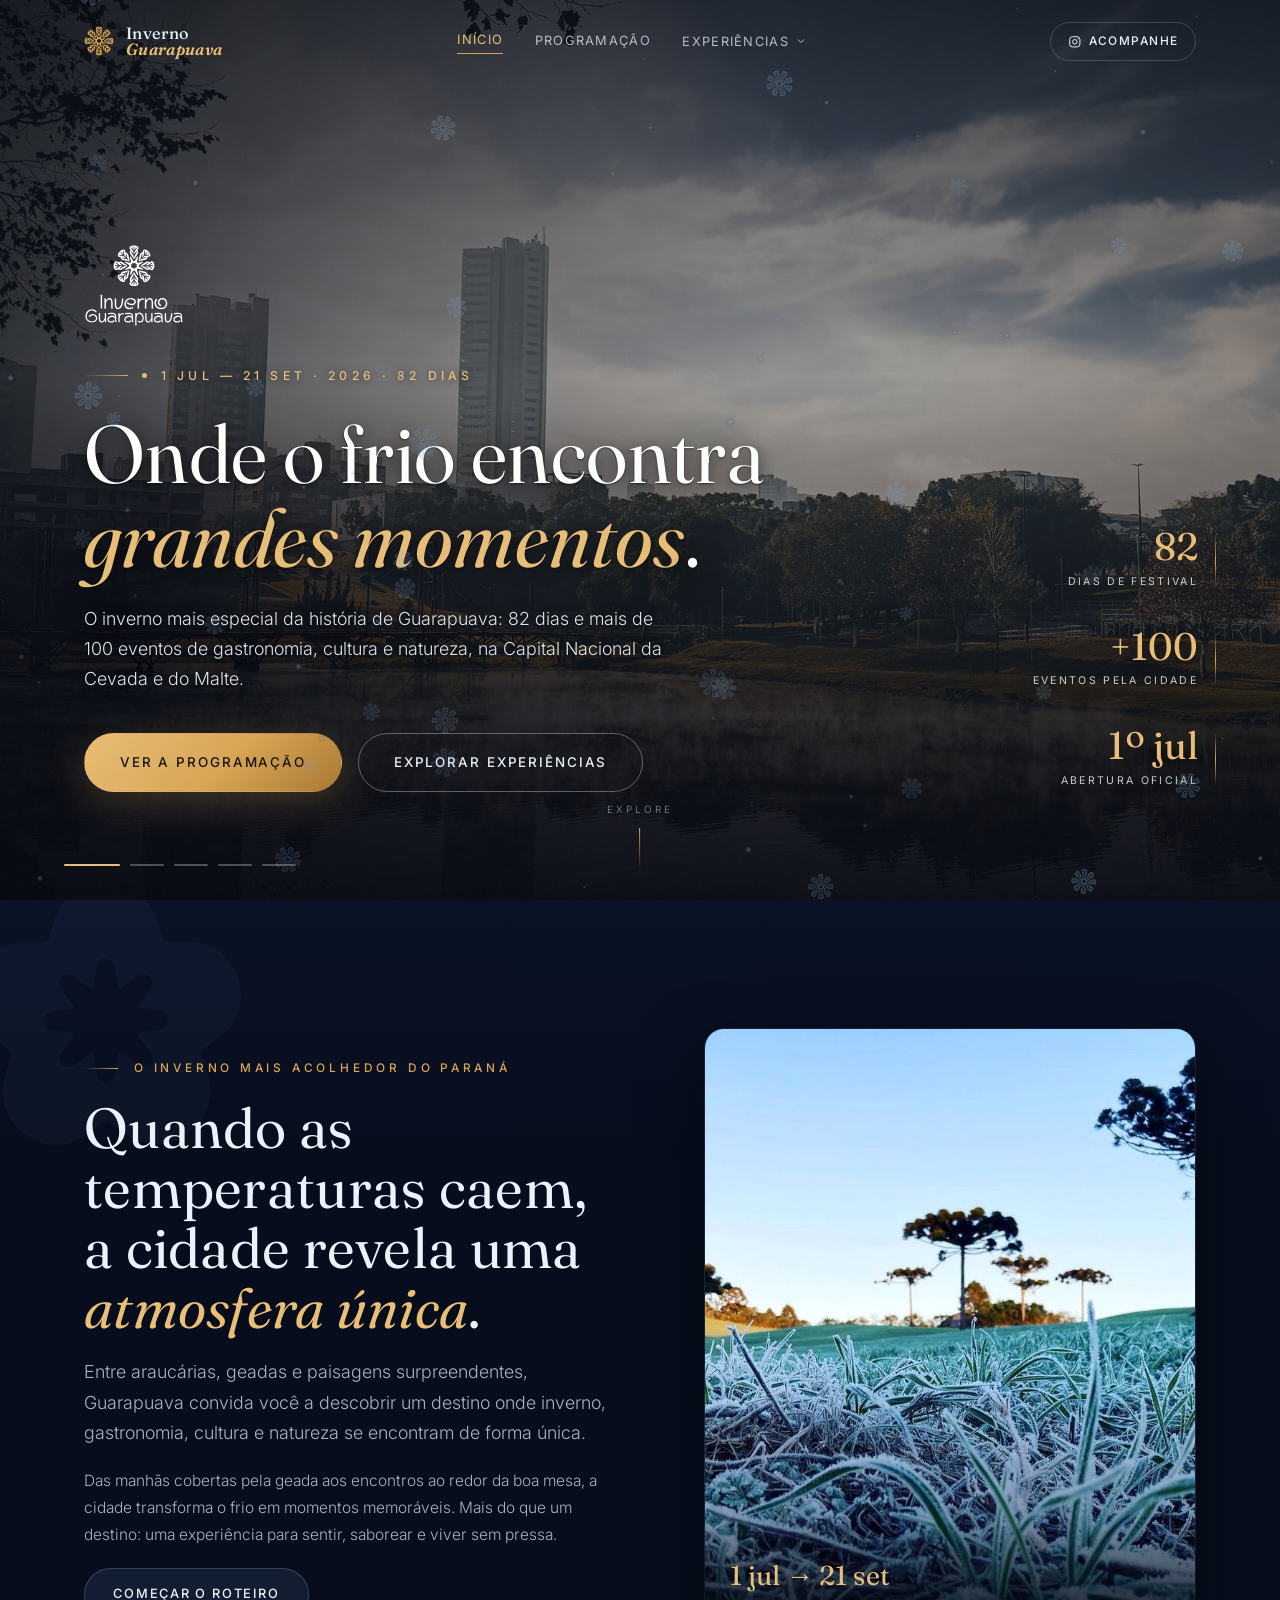
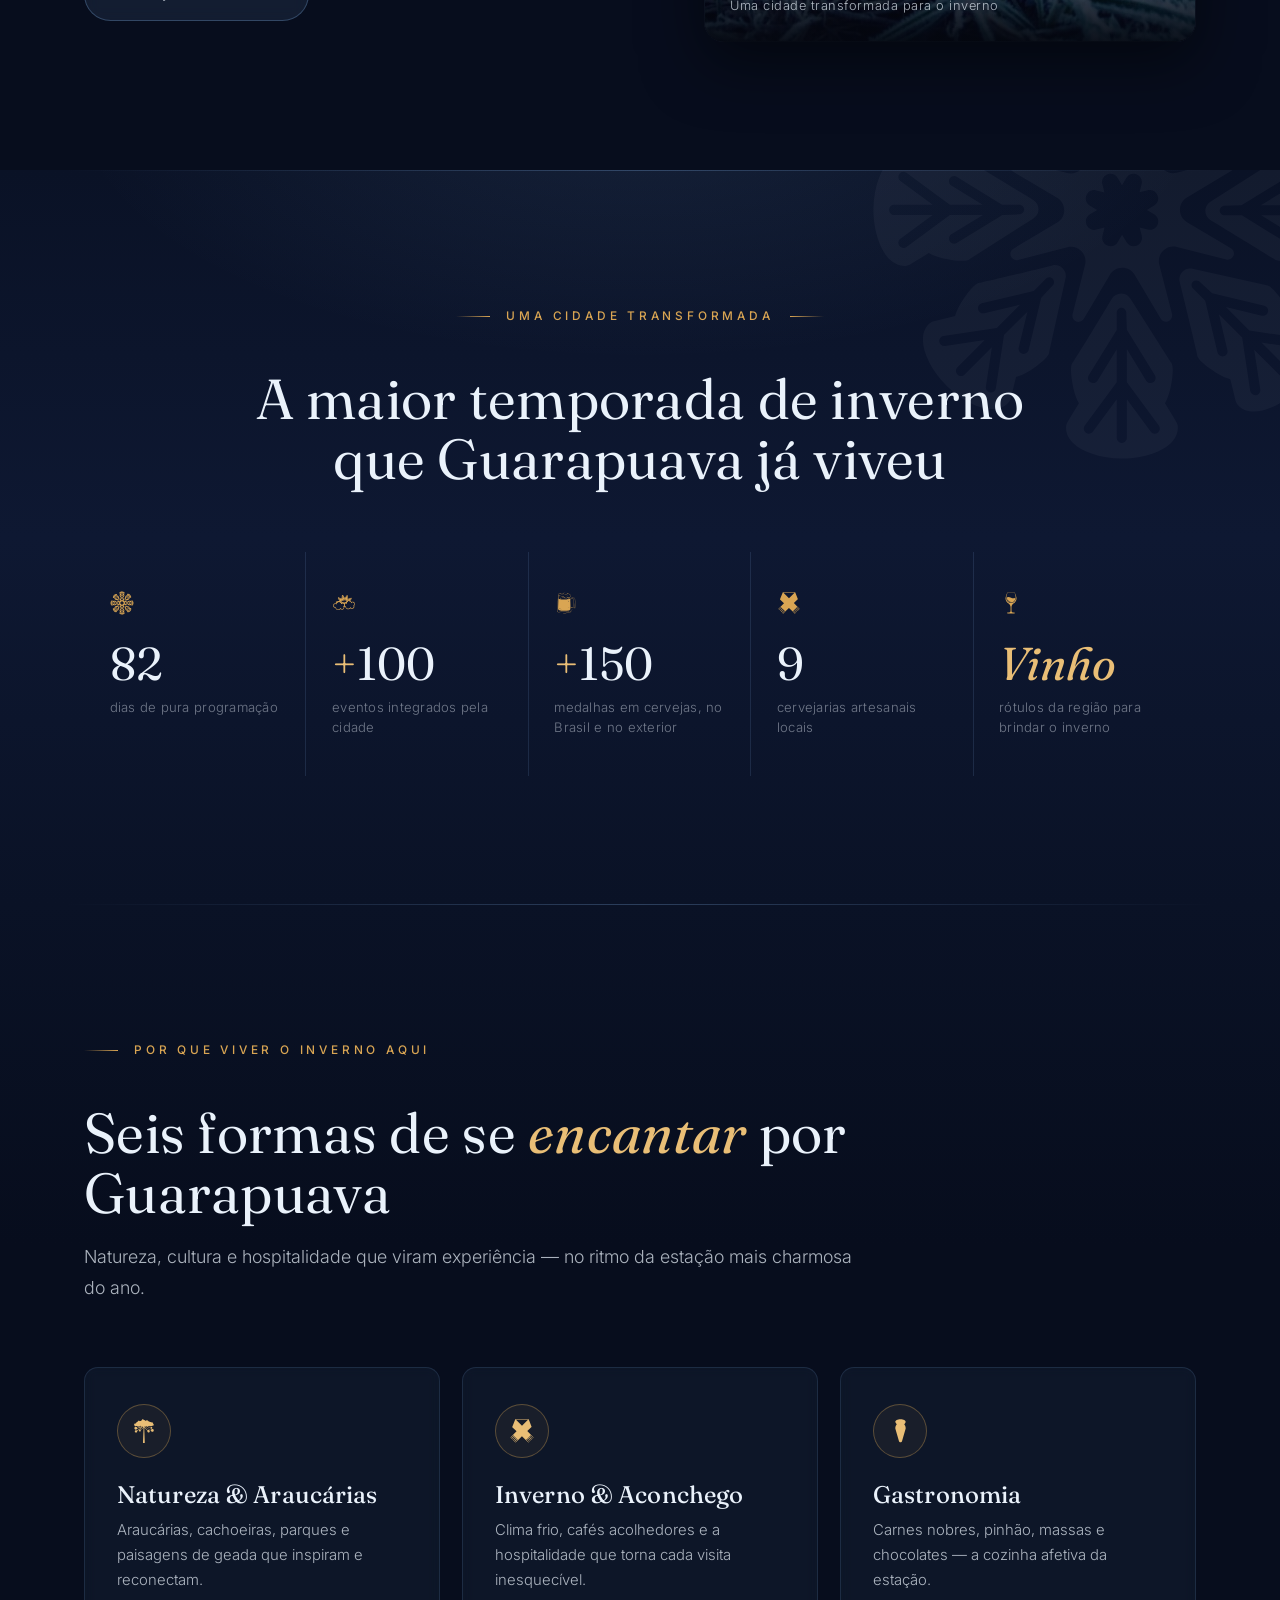
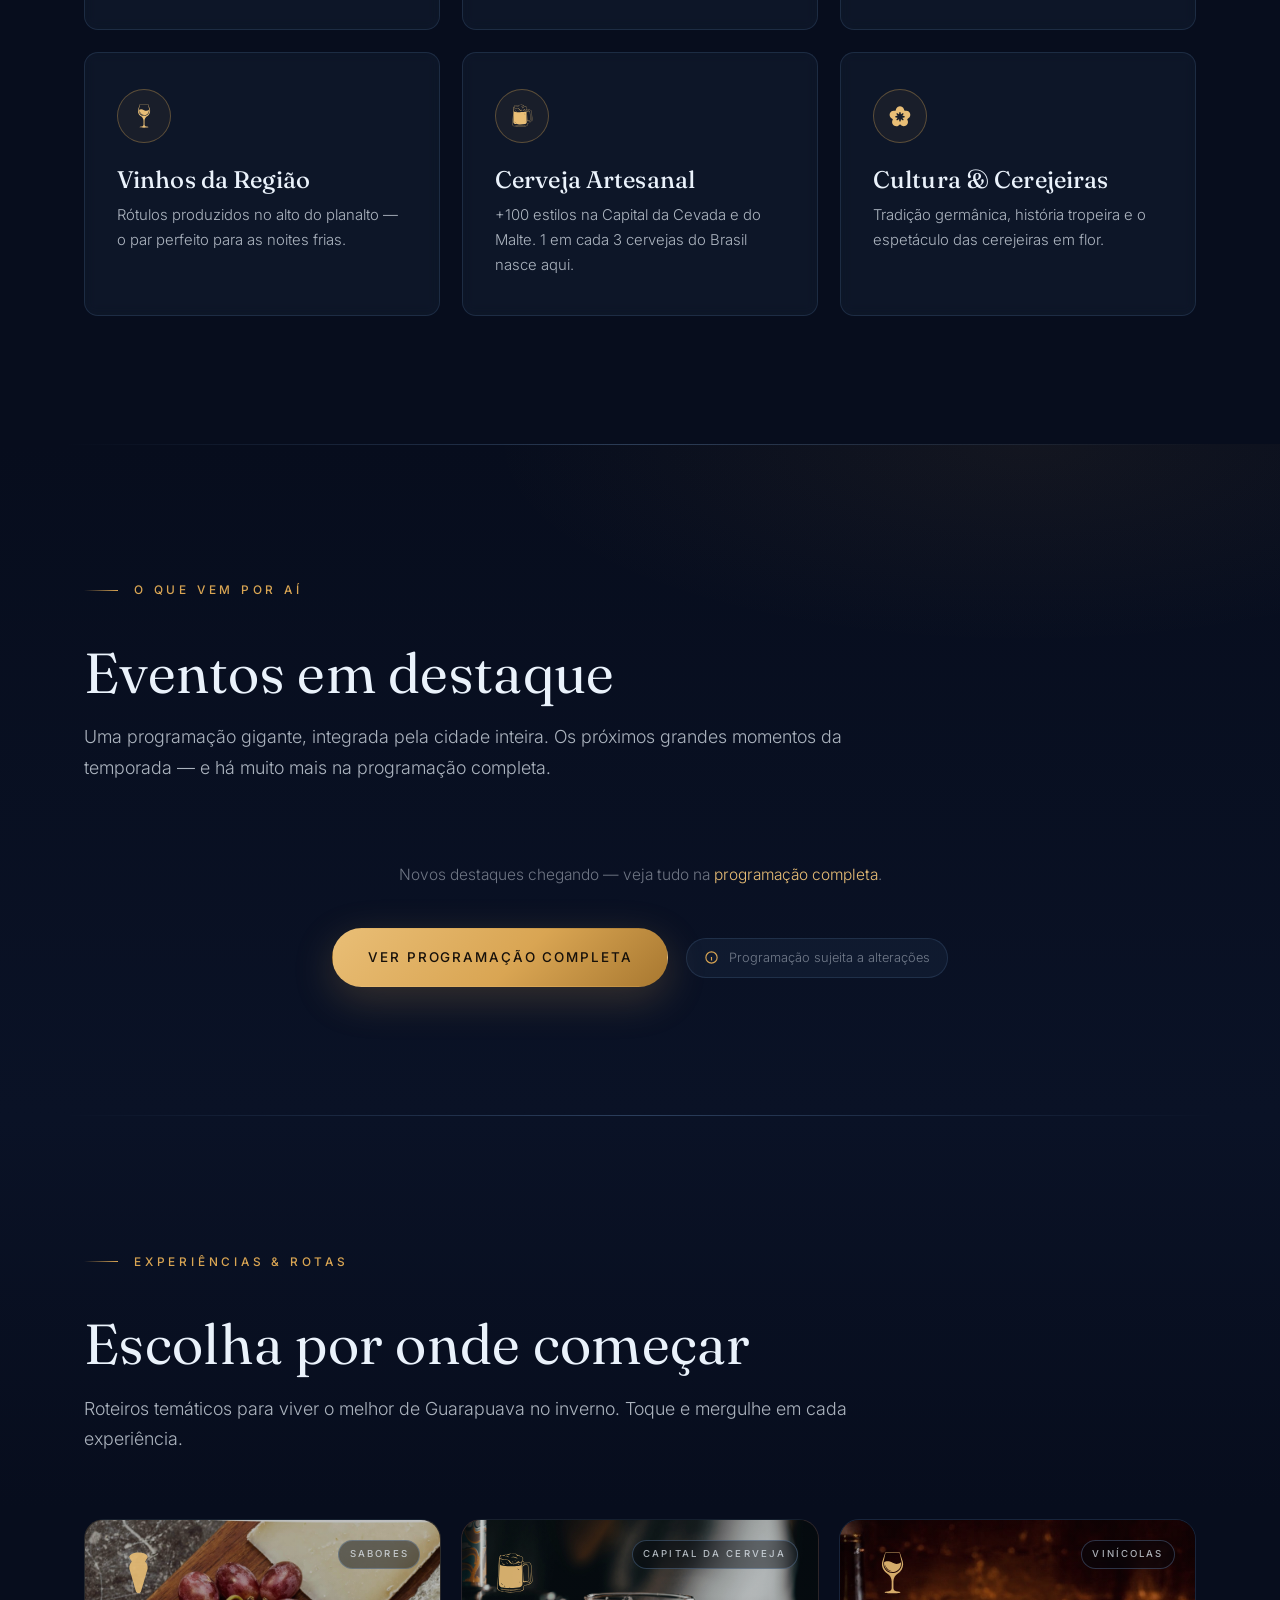
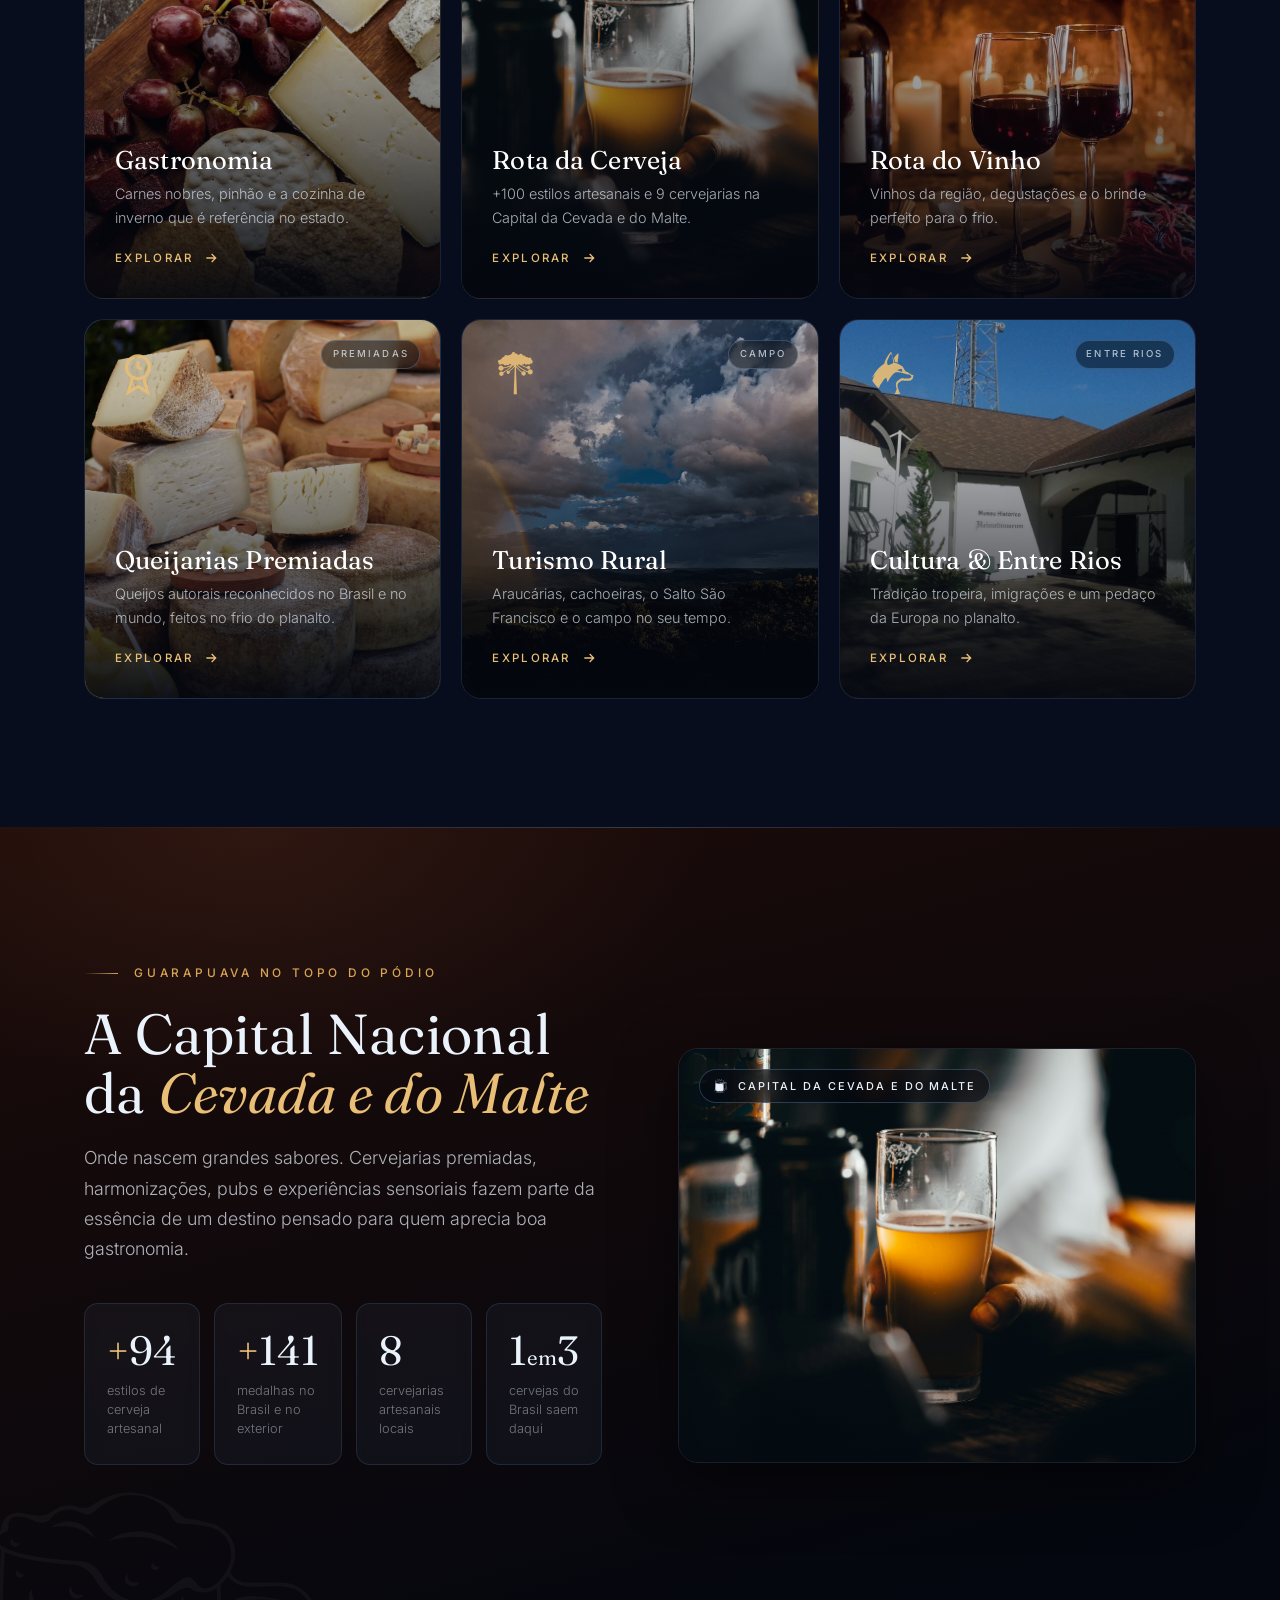
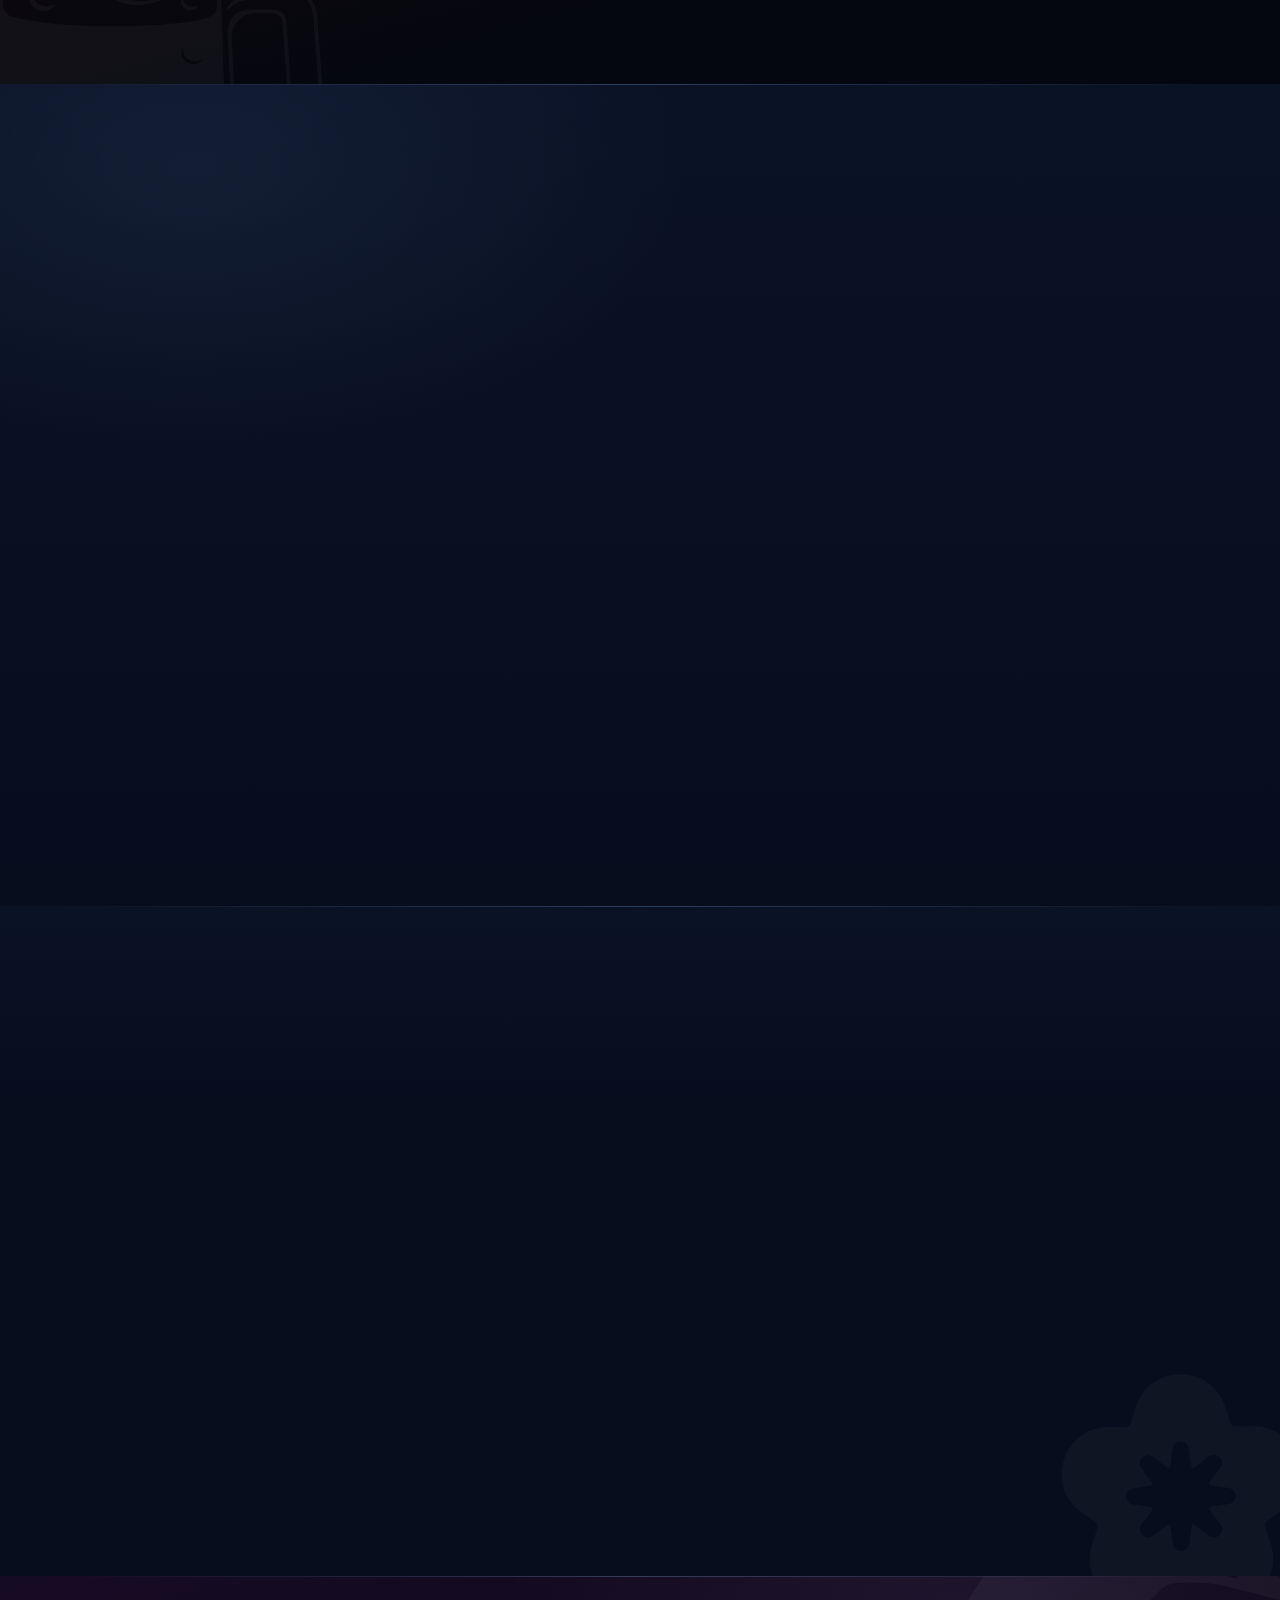
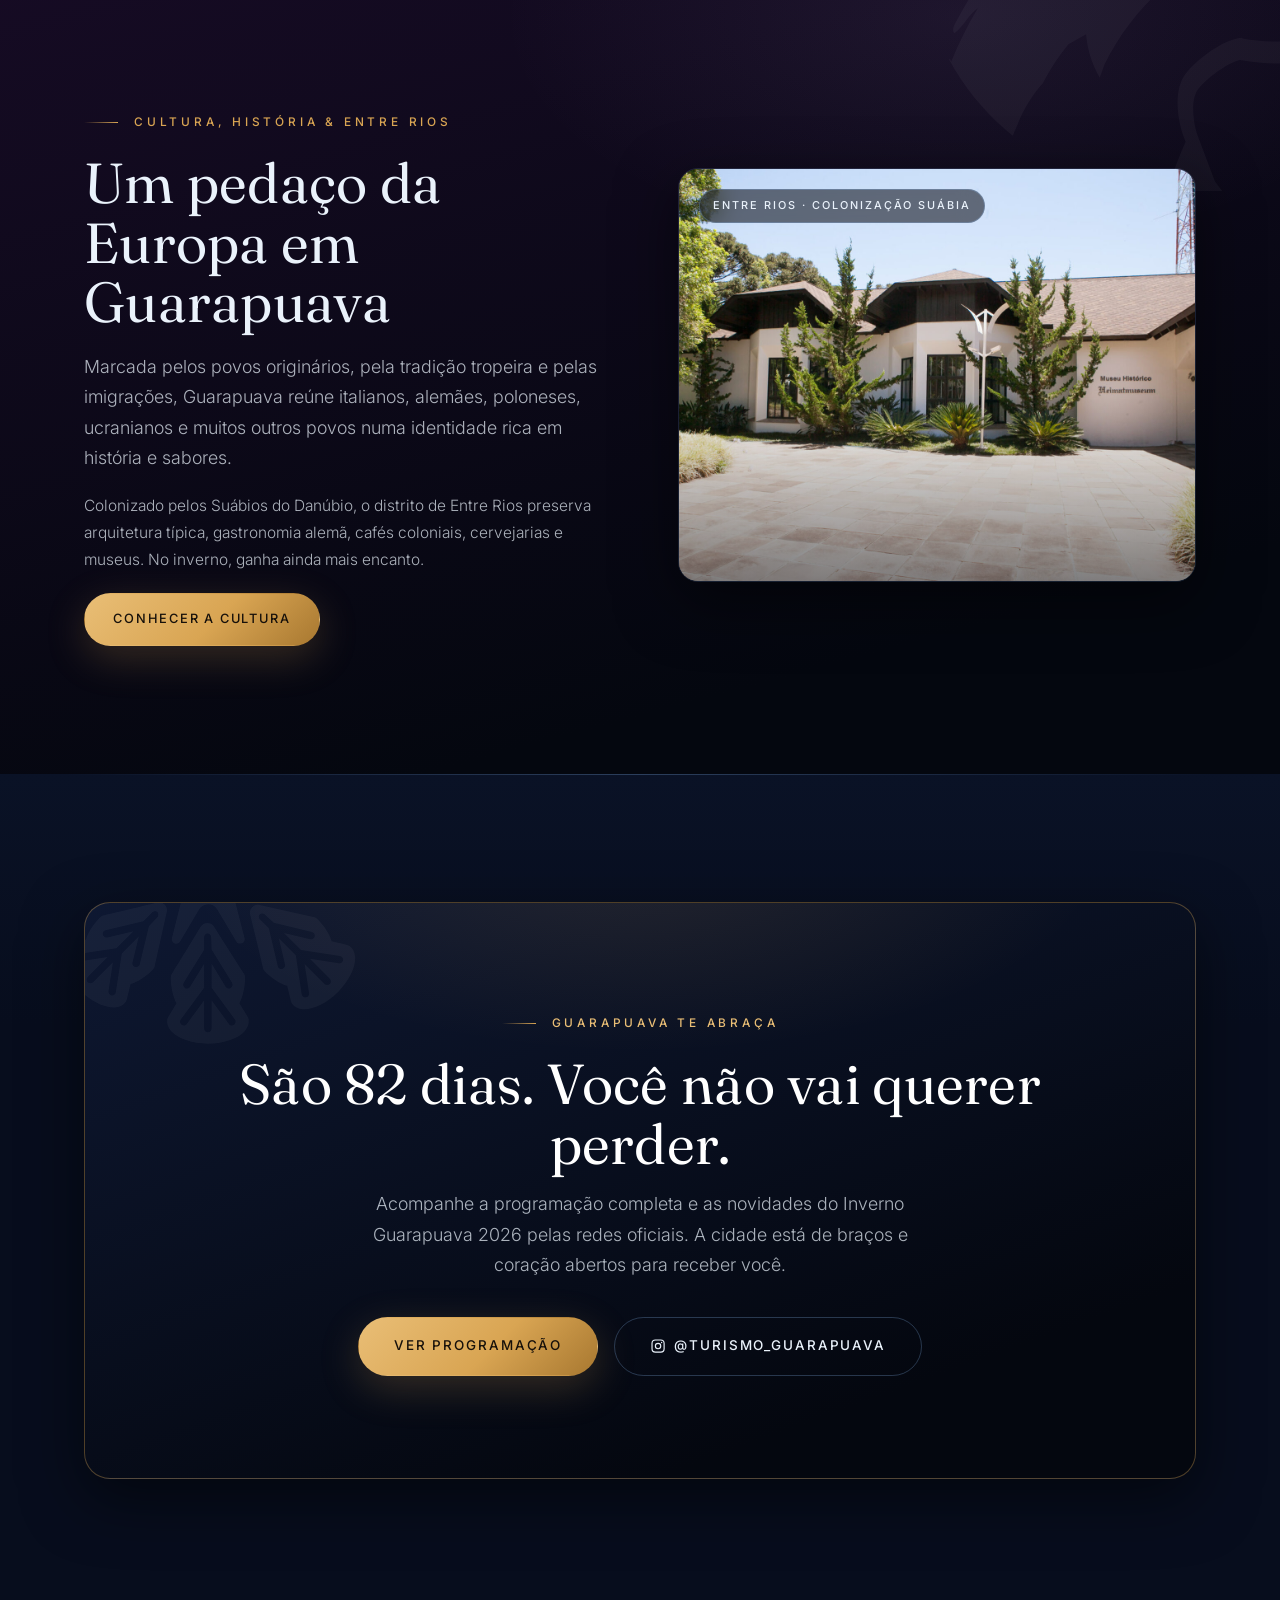
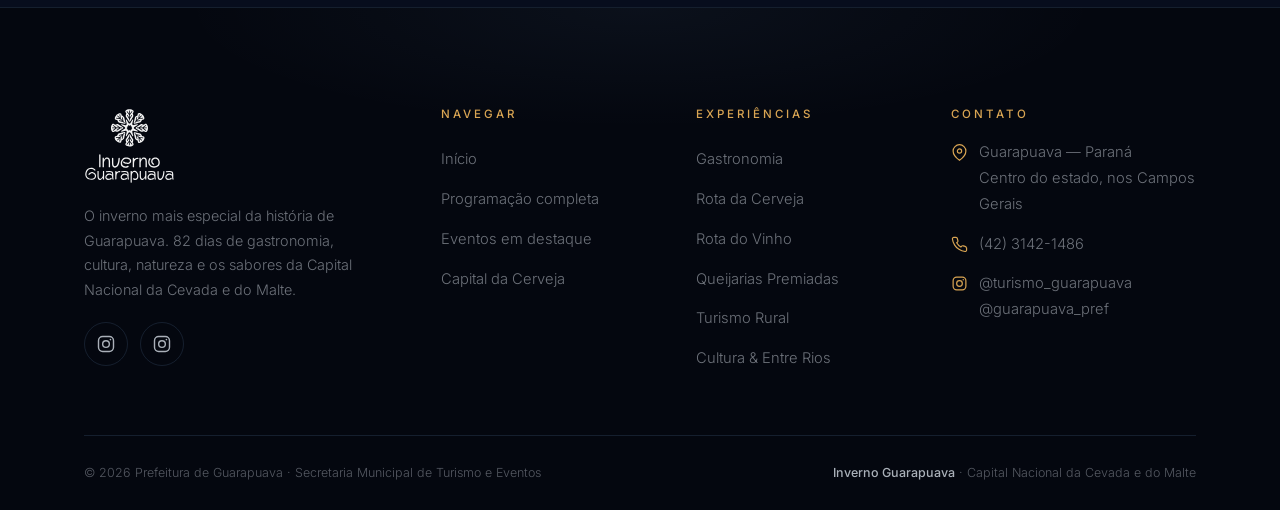
<file: index.html>
<!DOCTYPE html>
<html lang="pt-BR">
<head>
<meta charset="UTF-8">
<meta name="viewport" content="width=device-width, initial-scale=1">
<title>Inverno Guarapuava 2026 · Onde o frio encontra grandes momentos</title>
<meta name="description" content="De 1º de julho a 21 de setembro de 2026, Guarapuava vive 82 dias e +100 eventos de inverno: gastronomia, cerveja artesanal, vinhos da região, cerejeiras, cultura germânica e a Capital Nacional da Cevada e do Malte.">
<meta property="og:title" content="Inverno Guarapuava 2026">
<meta property="og:description" content="82 dias · +100 eventos · 1 jul – 21 set 2026. Onde o frio encontra grandes momentos.">
<meta property="og:type" content="website">
<link rel="icon" type="image/png" href="assets/brand/favicon.png">
<link rel="apple-touch-icon" href="assets/brand/apple-touch-icon.png">
<link rel="preconnect" href="https://fonts.googleapis.com">
<link rel="preconnect" href="https://fonts.gstatic.com" crossorigin>
<link href="https://fonts.googleapis.com/css2?family=Fraunces:ital,opsz,wght@0,9..144,300..700;1,9..144,300..700&family=Inter:wght@300..600&display=swap" rel="stylesheet">
<link rel="stylesheet" href="assets/css/style.css">
</head>
<body data-page="home">
<canvas id="snow" aria-hidden="true"></canvas>

<!-- ===================== HERO ===================== -->
<section class="hero on-photo">
  <div class="hero-slides">
    <div class="hero-slide active"><img src="assets/img/hero-9766.jpg" alt="Skyline de Guarapuava ao amanhecer dourado com névoa subindo do lago"></div>
    <div class="hero-slide"><img src="assets/img/hero-ponte.jpg" alt="Ponte pênsil sobre o lago coberto de névoa ao amanhecer"></div>
    <div class="hero-slide"><img src="assets/img/hero-letreiro.jpg" alt="Letreiro de Guarapuava no Parque do Lago em meio à neblina"></div>
    <div class="hero-slide"><img src="assets/img/hero-aerea-dourada.jpg" alt="Vista aérea do campo coberto de geada ao amanhecer dourado em Guarapuava"></div>
    <div class="hero-slide"><img src="assets/img/hero-banco.jpg" alt="Banco à beira do lago com chafarizes e névoa de inverno"></div>
  </div>
  <div class="container">
    <div class="hero-content reveal in">
      <img class="lockup" src="assets/brand/lockup-white.svg" alt="Inverno Guarapuava">
      <span class="hero-dates"><span class="dot"></span> 1 jul — 21 set · 2026 · 82 dias</span>
      <h1>Onde o frio encontra<br><em>grandes momentos</em>.</h1>
      <p class="lead">O inverno mais especial da história de Guarapuava: 82 dias e mais de 100 eventos de gastronomia, cultura e natureza, na Capital Nacional da Cevada e do Malte.</p>
      <div class="hero-actions">
        <a class="btn btn-primary btn-lg" href="cronograma.html">Ver a programação</a>
        <a class="btn btn-outline btn-lg" href="#experiencias">Explorar experiências</a>
      </div>
    </div>
  </div>
  <div class="hero-stats">
    <div class="s"><b>82</b><span>dias de festival</span></div>
    <div class="s"><b>+100</b><span>eventos pela cidade</span></div>
    <div class="s"><b>1º jul</b><span>abertura oficial</span></div>
  </div>
  <div class="hero-dots" aria-hidden="true"></div>
  <div class="scroll-cue" aria-hidden="true">explore</div>
</section>

<!-- ===================== INTRO ===================== -->
<section class="section bg-paper">
  <span class="motif" style="top:-6%;left:-5%;width:340px;height:340px;color:var(--frost)"><span class="ic-mask" style="--m:url('../brand/icons/cerejeira.svg');width:100%;height:100%;display:block"></span></span>
  <div class="container split">
    <div class="copy">
      <span class="kicker reveal">O inverno mais acolhedor do Paraná</span>
      <h2 class="section-title reveal d1 mt-s">Quando as temperaturas caem, a cidade revela uma <span class="tag-hl">atmosfera única</span>.</h2>
      <p class="lead reveal d2 mt-s">Entre araucárias, geadas e paisagens surpreendentes, Guarapuava convida você a descobrir um destino onde inverno, gastronomia, cultura e natureza se encontram de forma única.</p>
      <p class="reveal d2">Das manhãs cobertas pela geada aos encontros ao redor da boa mesa, a cidade transforma o frio em momentos memoráveis. Mais do que um destino: uma experiência para sentir, saborear e viver sem pressa.</p>
      <div class="hero-actions reveal d3 mt-s">
        <a class="btn btn-ink" href="#experiencias">Começar o roteiro</a>
      </div>
    </div>
    <div class="media reveal d2">
      <div class="media-frame">
        <img src="assets/img/hero-campo-geada.jpg" alt="Geada cobrindo o campo ao lado de araucárias em Guarapuava">
      </div>
      <div class="float-chip"><b>1 jul → 21 set</b><span>Uma cidade transformada para o inverno</span></div>
    </div>
  </div>
</section>

<!-- ===================== STAT STRIP (navy block) ===================== -->
<section class="section bg-navy panel hill">
  <span class="motif ic" style="top:-30%;right:-8%;width:520px;height:520px;color:#fff;--m:url('../brand/snowflake-white.svg')"></span>
  <div class="container">
    <div class="head center reveal">
      <span class="kicker">Uma cidade transformada</span>
      <h2 class="section-title mt-s">A maior temporada de inverno que Guarapuava já viveu</h2>
    </div>
    <div class="stat-strip reveal d1">
      <div class="s"><span class="ic-mask" style="--m:url('../brand/snowflake-white.svg')"></span><div class="n">82</div><div class="t">dias de pura programação</div></div>
      <div class="s"><span class="ic-mask" style="--m:url('../brand/icons/sol.svg')"></span><div class="n"><span class="pre">+</span><span data-count="100">100</span></div><div class="t">eventos integrados pela cidade</div></div>
      <div class="s"><span class="ic-mask" style="--m:url('../brand/icons/beer.svg')"></span><div class="n"><span class="pre">+</span><span data-count="150">150</span></div><div class="t">medalhas em cervejas, no Brasil e no exterior</div></div>
      <div class="s"><span class="ic-mask" style="--m:url('../brand/icons/cachecol.svg')"></span><div class="n" data-count="9">9</div><div class="t">cervejarias artesanais locais</div></div>
      <div class="s"><span class="ic-mask" style="--m:url('../brand/icons/vinho.svg')"></span><div class="n"><em class="serif-accent">Vinho</em></div><div class="t">rótulos da região para brindar o inverno</div></div>
    </div>
  </div>
</section>

<!-- ===================== PILLARS ===================== -->
<section class="section bg-paper">
  <div class="container">
    <div class="head reveal">
      <span class="kicker">Por que viver o inverno aqui</span>
      <h2 class="section-title mt-s">Seis formas de se <em>encantar</em> por Guarapuava</h2>
      <p class="lead mt-s">Natureza, cultura e hospitalidade que viram experiência — no ritmo da estação mais charmosa do ano.</p>
    </div>
    <div class="grid-3">
      <article class="card reveal">
        <div class="ic"><span class="ic-mask" style="--m:url('../brand/icons/araucaria.svg')"></span></div>
        <h3>Natureza &amp; Araucárias</h3><p>Araucárias, cachoeiras, parques e paisagens de geada que inspiram e reconectam.</p>
      </article>
      <article class="card reveal d1">
        <div class="ic"><span class="ic-mask" style="--m:url('../brand/icons/cachecol.svg')"></span></div>
        <h3>Inverno &amp; Aconchego</h3><p>Clima frio, cafés acolhedores e a hospitalidade que torna cada visita inesquecível.</p>
      </article>
      <article class="card reveal d2">
        <div class="ic"><span class="ic-mask" style="--m:url('../brand/icons/pinhao.svg')"></span></div>
        <h3>Gastronomia</h3><p>Carnes nobres, pinhão, massas e chocolates — a cozinha afetiva da estação.</p>
      </article>
      <article class="card reveal">
        <div class="ic"><span class="ic-mask" style="--m:url('../brand/icons/vinho.svg')"></span></div>
        <h3>Vinhos da Região</h3><p>Rótulos produzidos no alto do planalto — o par perfeito para as noites frias.</p>
      </article>
      <article class="card reveal d1">
        <div class="ic"><span class="ic-mask" style="--m:url('../brand/icons/beer.svg')"></span></div>
        <h3>Cerveja Artesanal</h3><p>+100 estilos na Capital da Cevada e do Malte. 1 em cada 3 cervejas do Brasil nasce aqui.</p>
      </article>
      <article class="card reveal d2">
        <div class="ic"><span class="ic-mask" style="--m:url('../brand/icons/cerejeira.svg')"></span></div>
        <h3>Cultura &amp; Cerejeiras</h3><p>Tradição germânica, história tropeira e o espetáculo das cerejeiras em flor.</p>
      </article>
    </div>
  </div>
</section>

<!-- ===================== CRONOGRAMA DESTAQUES ===================== -->
<section class="section bg-cream" id="destaques">
  <div class="container">
    <div class="head reveal">
      <span class="kicker">O que vem por aí</span>
      <h2 class="section-title mt-s">Eventos em destaque</h2>
      <p class="lead mt-s">Uma programação gigante, integrada pela cidade inteira. Os próximos grandes momentos da temporada — e há muito mais na programação completa.</p>
    </div>
    <div class="events">
      <article class="event reveal">
        <div class="date"><span class="d">1</span><span class="m">Jul</span><span class="rg">17h30</span></div>
        <div>
          <div class="tags"><span class="tag feat-pill">Abertura Oficial</span><span class="tag t-cultura">Cultura</span></div>
          <h3>Abertura Oficial do Inverno Guarapuava</h3>
          <p>O pontapé dos 82 dias de festival, com vinícolas, cervejarias artesanais, food trucks e artistas locais.</p>
          <div class="meta"><span><svg viewBox="0 0 24 24" fill="none" stroke="currentColor" stroke-width="1.8"><path d="M21 10c0 7-9 13-9 13s-9-6-9-13a9 9 0 0 1 18 0z"/><circle cx="12" cy="10" r="3"/></svg> Praça 9 de Dezembro</span><span><svg viewBox="0 0 24 24" fill="none" stroke="currentColor" stroke-width="1.8"><circle cx="12" cy="12" r="9"/><path d="M12 7v5l3 2"/></svg> 17h30</span></div>
        </div>
        <div class="go" aria-hidden="true"><svg viewBox="0 0 24 24" fill="none" stroke="currentColor" stroke-width="2"><path d="M5 12h14M13 6l6 6-6 6"/></svg></div>
      </article>
      <article class="event reveal">
        <div class="date"><span class="d">3</span><span class="m">Jul</span><span class="rg">a 5 jul</span></div>
        <div>
          <div class="tags"><span class="tag t-gastro">Gastronomia</span></div>
          <h3>Festival Gastronômico</h3>
          <p>A gastronomia típica da estação no centro da festa: pratos quentes, pinhão e os sabores que aquecem o inverno.</p>
          <div class="meta"><span><svg viewBox="0 0 24 24" fill="none" stroke="currentColor" stroke-width="1.8"><circle cx="12" cy="12" r="9"/><path d="M12 7v5l3 2"/></svg> 3 a 5 de julho</span></div>
        </div>
        <div class="go" aria-hidden="true"><svg viewBox="0 0 24 24" fill="none" stroke="currentColor" stroke-width="2"><path d="M5 12h14M13 6l6 6-6 6"/></svg></div>
      </article>
      <article class="event reveal">
        <div class="date"><span class="d">11</span><span class="m">Jul</span><span class="rg">e 12 jul</span></div>
        <div>
          <div class="tags"><span class="tag t-cerveja">Cerveja</span></div>
          <h3>FECIN · Festival de Cervejas de Inverno</h3>
          <p>As cervejarias artesanais locais reunidas para celebrar a Capital Nacional da Cevada e do Malte. Estilos premiados e muita música.</p>
          <div class="meta"><span><svg viewBox="0 0 24 24" fill="none" stroke="currentColor" stroke-width="1.8"><circle cx="12" cy="12" r="9"/><path d="M12 7v5l3 2"/></svg> 11 e 12 de julho</span></div>
        </div>
        <div class="go" aria-hidden="true"><svg viewBox="0 0 24 24" fill="none" stroke="currentColor" stroke-width="2"><path d="M5 12h14M13 6l6 6-6 6"/></svg></div>
      </article>
      <article class="event reveal">
        <div class="date"><span class="d">25</span><span class="m">Jul</span><span class="rg">e 26 jul</span></div>
        <div>
          <div class="tags"><span class="tag t-cultura">Exposição</span></div>
          <h3>Traktorfest 2026</h3>
          <p>Exposição de +100 tratores antigos, música ao vivo e praça de alimentação para toda a família, em Entre Rios.</p>
          <div class="meta"><span><svg viewBox="0 0 24 24" fill="none" stroke="currentColor" stroke-width="1.8"><path d="M21 10c0 7-9 13-9 13s-9-6-9-13a9 9 0 0 1 18 0z"/><circle cx="12" cy="10" r="3"/></svg> Centro de Eventos Agrária — Entre Rios</span><span><svg viewBox="0 0 24 24" fill="none" stroke="currentColor" stroke-width="1.8"><circle cx="12" cy="12" r="9"/><path d="M12 7v5l3 2"/></svg> 25 e 26 de julho</span></div>
        </div>
        <div class="go" aria-hidden="true"><svg viewBox="0 0 24 24" fill="none" stroke="currentColor" stroke-width="2"><path d="M5 12h14M13 6l6 6-6 6"/></svg></div>
      </article>
      <article class="event reveal">
        <div class="date"><span class="d">31</span><span class="m">Jul</span><span class="rg">21h</span></div>
        <div>
          <div class="tags"><span class="tag feat-pill">Show</span><span class="tag t-musica">Música</span></div>
          <h3>Show Gusttavo Lima</h3>
          <p>Um dos grandes shows da temporada, no Centro de Eventos Cidade dos Lagos.</p>
          <div class="meta"><span><svg viewBox="0 0 24 24" fill="none" stroke="currentColor" stroke-width="1.8"><path d="M21 10c0 7-9 13-9 13s-9-6-9-13a9 9 0 0 1 18 0z"/><circle cx="12" cy="10" r="3"/></svg> Centro de Eventos Cidade dos Lagos</span><span><svg viewBox="0 0 24 24" fill="none" stroke="currentColor" stroke-width="1.8"><circle cx="12" cy="12" r="9"/><path d="M12 7v5l3 2"/></svg> 21h</span></div>
        </div>
        <div class="go" aria-hidden="true"><svg viewBox="0 0 24 24" fill="none" stroke="currentColor" stroke-width="2"><path d="M5 12h14M13 6l6 6-6 6"/></svg></div>
      </article>
      <article class="event reveal">
        <div class="date"><span class="d">7</span><span class="m">Ago</span><span class="rg">19h30</span></div>
        <div>
          <div class="tags"><span class="tag t-musica">Música</span></div>
          <h3>Overdriver Duo</h3>
          <p>Os maiores hits do rock dos anos 80, 90 e 2000 num espetáculo que já rodou o mundo. No Teatro Municipal.</p>
          <div class="meta"><span><svg viewBox="0 0 24 24" fill="none" stroke="currentColor" stroke-width="1.8"><path d="M21 10c0 7-9 13-9 13s-9-6-9-13a9 9 0 0 1 18 0z"/><circle cx="12" cy="10" r="3"/></svg> Teatro Municipal Marina Karam Primak</span><span><svg viewBox="0 0 24 24" fill="none" stroke="currentColor" stroke-width="1.8"><circle cx="12" cy="12" r="9"/><path d="M12 7v5l3 2"/></svg> 19h30</span></div>
        </div>
        <div class="go" aria-hidden="true"><svg viewBox="0 0 24 24" fill="none" stroke="currentColor" stroke-width="2"><path d="M5 12h14M13 6l6 6-6 6"/></svg></div>
      </article>
      <article class="event reveal">
        <div class="date"><span class="d">22</span><span class="m">Ago</span><span class="rg">19h30</span></div>
        <div>
          <div class="tags"><span class="tag t-gastro">Gastronomia</span></div>
          <h3>Festa do Soquete</h3>
          <p>Gastronomia, cultura e turismo no Centro de Eventos Cidade dos Lagos.</p>
          <div class="meta"><span><svg viewBox="0 0 24 24" fill="none" stroke="currentColor" stroke-width="1.8"><path d="M21 10c0 7-9 13-9 13s-9-6-9-13a9 9 0 0 1 18 0z"/><circle cx="12" cy="10" r="3"/></svg> Centro de Eventos Cidade dos Lagos</span><span><svg viewBox="0 0 24 24" fill="none" stroke="currentColor" stroke-width="1.8"><circle cx="12" cy="12" r="9"/><path d="M12 7v5l3 2"/></svg> 19h30</span></div>
        </div>
        <div class="go" aria-hidden="true"><svg viewBox="0 0 24 24" fill="none" stroke="currentColor" stroke-width="2"><path d="M5 12h14M13 6l6 6-6 6"/></svg></div>
      </article>
      <article class="event reveal">
        <div class="date"><span class="d">6</span><span class="m">Set</span><span class="rg">19h30</span></div>
        <div>
          <div class="tags"><span class="tag t-cultura">Cultura</span><span class="tag t-musica">Música</span></div>
          <h3>Light Symphony · Italia Nostra</h3>
          <p>Música clássica e ópera italiana iluminadas por mais de 100 velas, no Teatro Municipal.</p>
          <div class="meta"><span><svg viewBox="0 0 24 24" fill="none" stroke="currentColor" stroke-width="1.8"><path d="M21 10c0 7-9 13-9 13s-9-6-9-13a9 9 0 0 1 18 0z"/><circle cx="12" cy="10" r="3"/></svg> Teatro Municipal Marina Karam Primak</span><span><svg viewBox="0 0 24 24" fill="none" stroke="currentColor" stroke-width="1.8"><circle cx="12" cy="12" r="9"/><path d="M12 7v5l3 2"/></svg> 19h30</span></div>
        </div>
        <div class="go" aria-hidden="true"><svg viewBox="0 0 24 24" fill="none" stroke="currentColor" stroke-width="2"><path d="M5 12h14M13 6l6 6-6 6"/></svg></div>
      </article>
    </div>
    <p id="destaquesEmpty" style="display:none;text-align:center;color:var(--ice-dim);padding:14px 0 0">Novos destaques chegando — veja tudo na <a href="cronograma.html" style="color:var(--gold-bright)">programação completa</a>.</p>
    <div class="crono-actions reveal">
      <a class="btn btn-primary btn-lg" href="cronograma.html">Ver programação completa</a>
      <span class="note"><svg viewBox="0 0 24 24" fill="none" stroke="currentColor" stroke-width="1.8"><circle cx="12" cy="12" r="9"/><path d="M12 8h.01M11 12h1v4h1"/></svg> Programação sujeita a alterações</span>
    </div>
  </div>
</section>

<!-- ===================== EXPERIENCES / ROUTES ===================== -->
<section class="section bg-paper" id="experiencias">
  <div class="container">
    <div class="head reveal">
      <span class="kicker">Experiências &amp; Rotas</span>
      <h2 class="section-title mt-s">Escolha por onde começar</h2>
      <p class="lead mt-s">Roteiros temáticos para viver o melhor de Guarapuava no inverno. Toque e mergulhe em cada experiência.</p>
    </div>
    <div class="routes">
      <a class="route g-gastro reveal" href="gastronomia.html">
        <div class="bg"><img src="assets/img/gastronomia.jpg" alt="Mesa de queijos e sabores de inverno" loading="lazy"></div>
        <span class="r-badge">Sabores</span>
        <div class="r-ic"><span class="ic-mask" style="--m:url('../brand/icons/pinhao.svg')"></span></div>
        <h3>Gastronomia</h3><p>Carnes nobres, pinhão e a cozinha de inverno que é referência no estado.</p>
        <span class="r-link">Explorar <svg viewBox="0 0 24 24" fill="none" stroke="currentColor" stroke-width="2"><path d="M5 12h14M13 6l6 6-6 6"/></svg></span>
      </a>
      <a class="route g-verm reveal d1" href="rota-da-cerveja.html">
        <div class="bg"><img src="assets/img/cerveja.jpg" alt="Copos de cerveja artesanal em ambiente aconchegante" loading="lazy"></div>
        <span class="r-badge">Capital da Cerveja</span>
        <div class="r-ic"><span class="ic-mask" style="--m:url('../brand/icons/beer.svg')"></span></div>
        <h3>Rota da Cerveja</h3><p>+100 estilos artesanais e 9 cervejarias na Capital da Cevada e do Malte.</p>
        <span class="r-link">Explorar <svg viewBox="0 0 24 24" fill="none" stroke="currentColor" stroke-width="2"><path d="M5 12h14M13 6l6 6-6 6"/></svg></span>
      </a>
      <a class="route reveal d2" href="rota-do-vinho.html">
        <div class="bg"><img src="assets/img/vinho.jpg" alt="Taças de vinho tinto ao lado da lareira"></div>
        <span class="r-badge">Vinícolas</span>
        <div class="r-ic"><span class="ic-mask" style="--m:url('../brand/icons/vinho.svg')"></span></div>
        <h3>Rota do Vinho</h3><p>Vinhos da região, degustações e o brinde perfeito para o frio.</p>
        <span class="r-link">Explorar <svg viewBox="0 0 24 24" fill="none" stroke="currentColor" stroke-width="2"><path d="M5 12h14M13 6l6 6-6 6"/></svg></span>
      </a>
      <a class="route g-queijo reveal" href="queijarias.html">
        <div class="bg"><img src="assets/img/queijo.jpg" alt="Queijos artesanais premiados empilhados em feira" loading="lazy"></div>
        <span class="r-badge">Premiadas</span>
        <div class="r-ic"><svg viewBox="0 0 24 24" fill="none" stroke="currentColor" stroke-width="1.6"><circle cx="12" cy="9" r="6"/><path d="M9 14.5 7 22l5-3 5 3-2-7.5"/><path d="M12 6v3l2 1"/></svg></div>
        <h3>Queijarias Premiadas</h3><p>Queijos autorais reconhecidos no Brasil e no mundo, feitos no frio do planalto.</p>
        <span class="r-link">Explorar <svg viewBox="0 0 24 24" fill="none" stroke="currentColor" stroke-width="2"><path d="M5 12h14M13 6l6 6-6 6"/></svg></span>
      </a>
      <a class="route reveal d1" href="turismo-rural.html">
        <div class="bg"><img src="assets/img/colinas.jpg" alt="Colinas verdes e céu dramático no interior de Guarapuava"></div>
        <span class="r-badge">Campo</span>
        <div class="r-ic"><span class="ic-mask" style="--m:url('../brand/icons/araucaria.svg')"></span></div>
        <h3>Turismo Rural</h3><p>Araucárias, cachoeiras, o Salto São Francisco e o campo no seu tempo.</p>
        <span class="r-link">Explorar <svg viewBox="0 0 24 24" fill="none" stroke="currentColor" stroke-width="2"><path d="M5 12h14M13 6l6 6-6 6"/></svg></span>
      </a>
      <a class="route g-cultura reveal d2" href="cultura.html">
        <div class="bg"><img src="assets/img/cultura.jpg" alt="Arquitetura típica da colonização suábia em Entre Rios" loading="lazy"></div>
        <span class="r-badge">Entre Rios</span>
        <div class="r-ic"><span class="ic-mask" style="--m:url('../brand/icons/lobo.svg')"></span></div>
        <h3>Cultura &amp; Entre Rios</h3><p>Tradição tropeira, imigrações e um pedaço da Europa no planalto.</p>
        <span class="r-link">Explorar <svg viewBox="0 0 24 24" fill="none" stroke="currentColor" stroke-width="2"><path d="M5 12h14M13 6l6 6-6 6"/></svg></span>
      </a>
    </div>
  </div>
</section>

<!-- ===================== CAPITAL DA CERVEJA (verm block) ===================== -->
<section class="section bg-verm panel hill" id="capital">
  <span class="motif ic" style="bottom:-28%;left:-6%;width:460px;height:460px;color:#fff;--m:url('../brand/icons/beer.svg')"></span>
  <div class="container">
    <div class="feature">
      <div class="copy">
        <span class="kicker reveal">Guarapuava no topo do pódio</span>
        <h2 class="section-title reveal d1 mt-s">A Capital Nacional da <span class="gold-hl">Cevada e do Malte</span></h2>
        <p class="lead reveal d2 mt-s">Onde nascem grandes sabores. Cervejarias premiadas, harmonizações, pubs e experiências sensoriais fazem parte da essência de um destino pensado para quem aprecia boa gastronomia.</p>
        <div class="beer-grid mt-m">
          <div class="beer-stat reveal"><div class="n"><span class="pre">+</span><span data-count="100">100</span></div><div class="t">estilos de cerveja artesanal</div></div>
          <div class="beer-stat reveal d1"><div class="n"><span class="pre">+</span><span data-count="150">150</span></div><div class="t">medalhas no Brasil e no exterior</div></div>
          <div class="beer-stat reveal d2"><div class="n" data-count="9">9</div><div class="t">cervejarias artesanais locais</div></div>
          <div class="beer-stat reveal d3"><div class="n">1<span style="font-size:.5em">em</span>3</div><div class="t">cervejas do Brasil saem daqui</div></div>
        </div>
        <div class="hero-actions reveal mt-m">
          <a class="btn btn-gold" href="rota-da-cerveja.html">Conhecer a Rota da Cerveja <svg viewBox="0 0 24 24" fill="none" stroke="currentColor" stroke-width="2" style="width:1.1em;height:1.1em"><path d="M5 12h14M13 6l6 6-6 6"/></svg></a>
        </div>
      </div>
      <div class="feature-media reveal d2">
        <img src="assets/img/cerveja.jpg" alt="Cervejas artesanais de Guarapuava em clima de inverno" loading="lazy">
        <span class="badge"><span class="ic-mask" style="--m:url('../brand/icons/beer.svg');width:16px;height:16px"></span> Capital da Cevada e do Malte</span>
      </div>
    </div>
  </div>
</section>

<!-- ===================== NATUREZA / SALTO SÃO FRANCISCO ===================== -->
<section class="section bg-frost">
  <div class="container feature">
    <div class="feature-media reveal">
      <img src="assets/img/colinas.jpg" alt="Paisagem natural dos Campos Gerais em Guarapuava">
      <span class="badge"><span class="ic-mask" style="--m:url('../brand/icons/araucaria.svg');width:16px;height:16px;color:var(--pine)"></span> Natureza para admirar</span>
    </div>
    <div class="copy">
      <span class="kicker reveal">Natureza &amp; Campos Gerais</span>
      <h2 class="section-title reveal d1 mt-s">Sabores para viver, paisagens para se perder</h2>
      <p class="lead reveal d2 mt-s">Cachoeiras, rios, campos, araucárias, parques e trilhas convidam à contemplação e à aventura.</p>
      <ul class="f-list">
        <li class="reveal"><span class="fi"><svg viewBox="0 0 24 24" fill="none" stroke="currentColor" stroke-width="1.7"><path d="M12 2s7 7.4 7 12a7 7 0 0 1-14 0c0-4.6 7-12 7-12z"/></svg></span><div><b>Salto São Francisco · 196 metros</b><span>Uma das mais belas e imponentes quedas d'água do Sul do Brasil.</span></div></li>
        <li class="reveal d1"><span class="fi"><span class="ic-mask" style="--m:url('../brand/icons/sol.svg')"></span></span><div><b>Manhãs de geada</b><span>O branco cobrindo o campo ao nascer do sol — espetáculo só do inverno.</span></div></li>
      </ul>
      <div class="hero-actions reveal d2 mt-s"><a class="btn btn-outline" href="turismo-rural.html">Ver turismo rural</a></div>
    </div>
  </div>
</section>

<!-- ===================== CEREJEIRAS ===================== -->
<section class="section bg-paper" id="cerejeiras">
  <span class="motif" style="bottom:-10%;right:-4%;width:300px;height:300px;color:#f3dce6"><span class="ic-mask" style="--m:url('../brand/icons/cerejeira.svg');width:100%;height:100%;display:block"></span></span>
  <div class="container feature rev">
    <div class="feature-media reveal">
      <img src="assets/img/cerejeiras.jpg" alt="Cerejeiras floridas em rosa às margens do lago em Guarapuava">
      <span class="badge"><span class="ic-mask" style="--m:url('../brand/icons/cerejeira.svg');width:16px;height:16px;color:var(--rose)"></span> O espetáculo das flores</span>
    </div>
    <div class="copy">
      <span class="kicker reveal">Festival das Cerejeiras</span>
      <h2 class="section-title reveal d1 mt-s">Quando a cidade se pinta de <span class="rose-hl">rosa</span></h2>
      <p class="lead reveal d2 mt-s">Ao longo do festival, as cerejeiras florescem e transformam parques e avenidas num cenário de tirar o fôlego. É a natureza fazendo a sua própria festa.</p>
      <p class="reveal d2">Um convite irresistível para a foto, o passeio e o respiro — o anúncio rosado de que a virada da estação está chegando.</p>
    </div>
  </div>
</section>

<!-- ===================== ENTRE RIOS / CULTURA (plum block) ===================== -->
<section class="section bg-plum panel hill">
  <span class="motif ic" style="top:-26%;right:-7%;width:440px;height:440px;color:#fff;--m:url('../brand/icons/lobo.svg')"></span>
  <div class="container feature rev">
    <div class="feature-media reveal">
      <img src="assets/img/museu.jpg" alt="Museu Histórico de Entre Rios (Heimatmuseum), em Entre Rios" loading="lazy">
      <span class="badge">Entre Rios · colonização suábia</span>
    </div>
    <div class="copy">
      <span class="kicker reveal">Cultura, história &amp; Entre Rios</span>
      <h2 class="section-title reveal d1 mt-s">Um pedaço da Europa em Guarapuava</h2>
      <p class="lead reveal d2 mt-s">Marcada pelos povos originários, pela tradição tropeira e pelas imigrações, Guarapuava reúne italianos, alemães, poloneses, ucranianos e muitos outros povos numa identidade rica em história e sabores.</p>
      <p class="reveal d2">Colonizado pelos Suábios do Danúbio, o distrito de Entre Rios preserva arquitetura típica, gastronomia alemã, cafés coloniais, cervejarias e museus. No inverno, ganha ainda mais encanto.</p>
      <div class="hero-actions reveal d3 mt-s"><a class="btn btn-gold" href="cultura.html">Conhecer a cultura</a></div>
    </div>
  </div>
</section>

<!-- ===================== CTA ===================== -->
<section class="section bg-paper">
  <div class="container">
    <div class="cta reveal">
      <span class="motif ic" style="top:-40%;left:-6%;width:380px;height:380px;color:#fff;--m:url('../brand/snowflake-white.svg')"></span>
      <span class="kicker" style="justify-content:center;color:var(--gold-bright)">Guarapuava te abraça</span>
      <h2 class="section-title mt-s">São 82 dias. Você não vai querer perder.</h2>
      <p class="lead">Acompanhe a programação completa e as novidades do Inverno Guarapuava 2026 pelas redes oficiais. A cidade está de braços e coração abertos para receber você.</p>
      <div class="hero-actions">
        <a class="btn btn-primary btn-lg" href="cronograma.html">Ver programação</a>
        <a class="btn btn-outline btn-lg" href="https://www.instagram.com/turismo_guarapuava/" target="_blank" rel="noopener">
          <svg viewBox="0 0 24 24" fill="none" stroke="currentColor" stroke-width="1.7" style="width:1.2em;height:1.2em"><rect x="3" y="3" width="18" height="18" rx="5"/><circle cx="12" cy="12" r="4"/><circle cx="17.3" cy="6.7" r="1" fill="currentColor" stroke="none"/></svg>
          @turismo_guarapuava
        </a>
      </div>
    </div>
  </div>
</section>

<script src="assets/js/main.js"></script>
<style>
  #destaques .tag.t-live{background:rgba(127,203,164,.16);color:var(--pine);border-color:rgba(127,203,164,.5)}
  #destaques .tag.t-live::before{content:"";width:6px;height:6px;border-radius:50%;background:var(--pine);display:inline-block;margin-right:7px;vertical-align:middle;box-shadow:0 0 0 0 rgba(127,203,164,.6);animation:livePulse 2s infinite}
  @keyframes livePulse{0%{box-shadow:0 0 0 0 rgba(127,203,164,.5)}70%{box-shadow:0 0 0 7px rgba(127,203,164,0)}100%{box-shadow:0 0 0 0 transparent}}
</style>
<script>
/* Eventos em destaque: mostra só os próximos (esconde os que já terminaram), atualiza sozinho pela data */
(function(){
  var MON={jun:5,jul:6,ago:7,set:8};
  var today=new Date(); today.setHours(0,0,0,0);
  var sec=document.getElementById('destaques'); if(!sec) return;
  var wrap=sec.querySelector('.events'); if(!wrap) return;
  var cards=[].slice.call(wrap.querySelectorAll('.event'));
  wrap.querySelectorAll('.reveal').forEach(function(e){e.classList.add('in');});
  function bounds(ev){
    var d=ev.querySelector('.date .d'), m=ev.querySelector('.date .m'), r=ev.querySelector('.date .rg');
    if(!d||!m) return null;
    var day=parseInt(d.textContent,10), mon=MON[m.textContent.trim().toLowerCase().slice(0,3)];
    if(mon==null||isNaN(day)) return null;
    var start=new Date(2026,mon,day), eDay=day, eMon=mon, rg=(r?r.textContent:'').toLowerCase();
    var mm=rg.match(/(?:a|e|até)\s+(\d{1,2})\s*(jun|jul|ago|set)?/);
    if(mm){ eDay=parseInt(mm[1],10); if(mm[2]&&MON[mm[2]]!=null) eMon=MON[mm[2]]; }
    return {start:start, end:new Date(2026,eMon,eDay)};
  }
  var LIMIT=3, shown=0;
  cards.forEach(function(ev){
    ev.classList.remove('feat');
    var b=bounds(ev);
    var past = b ? (b.end<today) : false;
    var ongoing = b ? (b.start<today && b.end>=today) : false;
    if(!past && shown<LIMIT){
      ev.style.display=''; if(shown===0) ev.classList.add('feat');
      if(ongoing){ var tg=ev.querySelector('.tags'); if(tg && !tg.querySelector('.t-live')){ var s=document.createElement('span'); s.className='tag t-live'; s.textContent='Em andamento'; tg.insertBefore(s,tg.firstChild); } }
      shown++;
    } else { ev.style.display='none'; }
  });
  var empty=document.getElementById('destaquesEmpty');
  if(empty) empty.style.display = shown ? 'none' : '';
})();
</script>
</body>
</html>
</file>
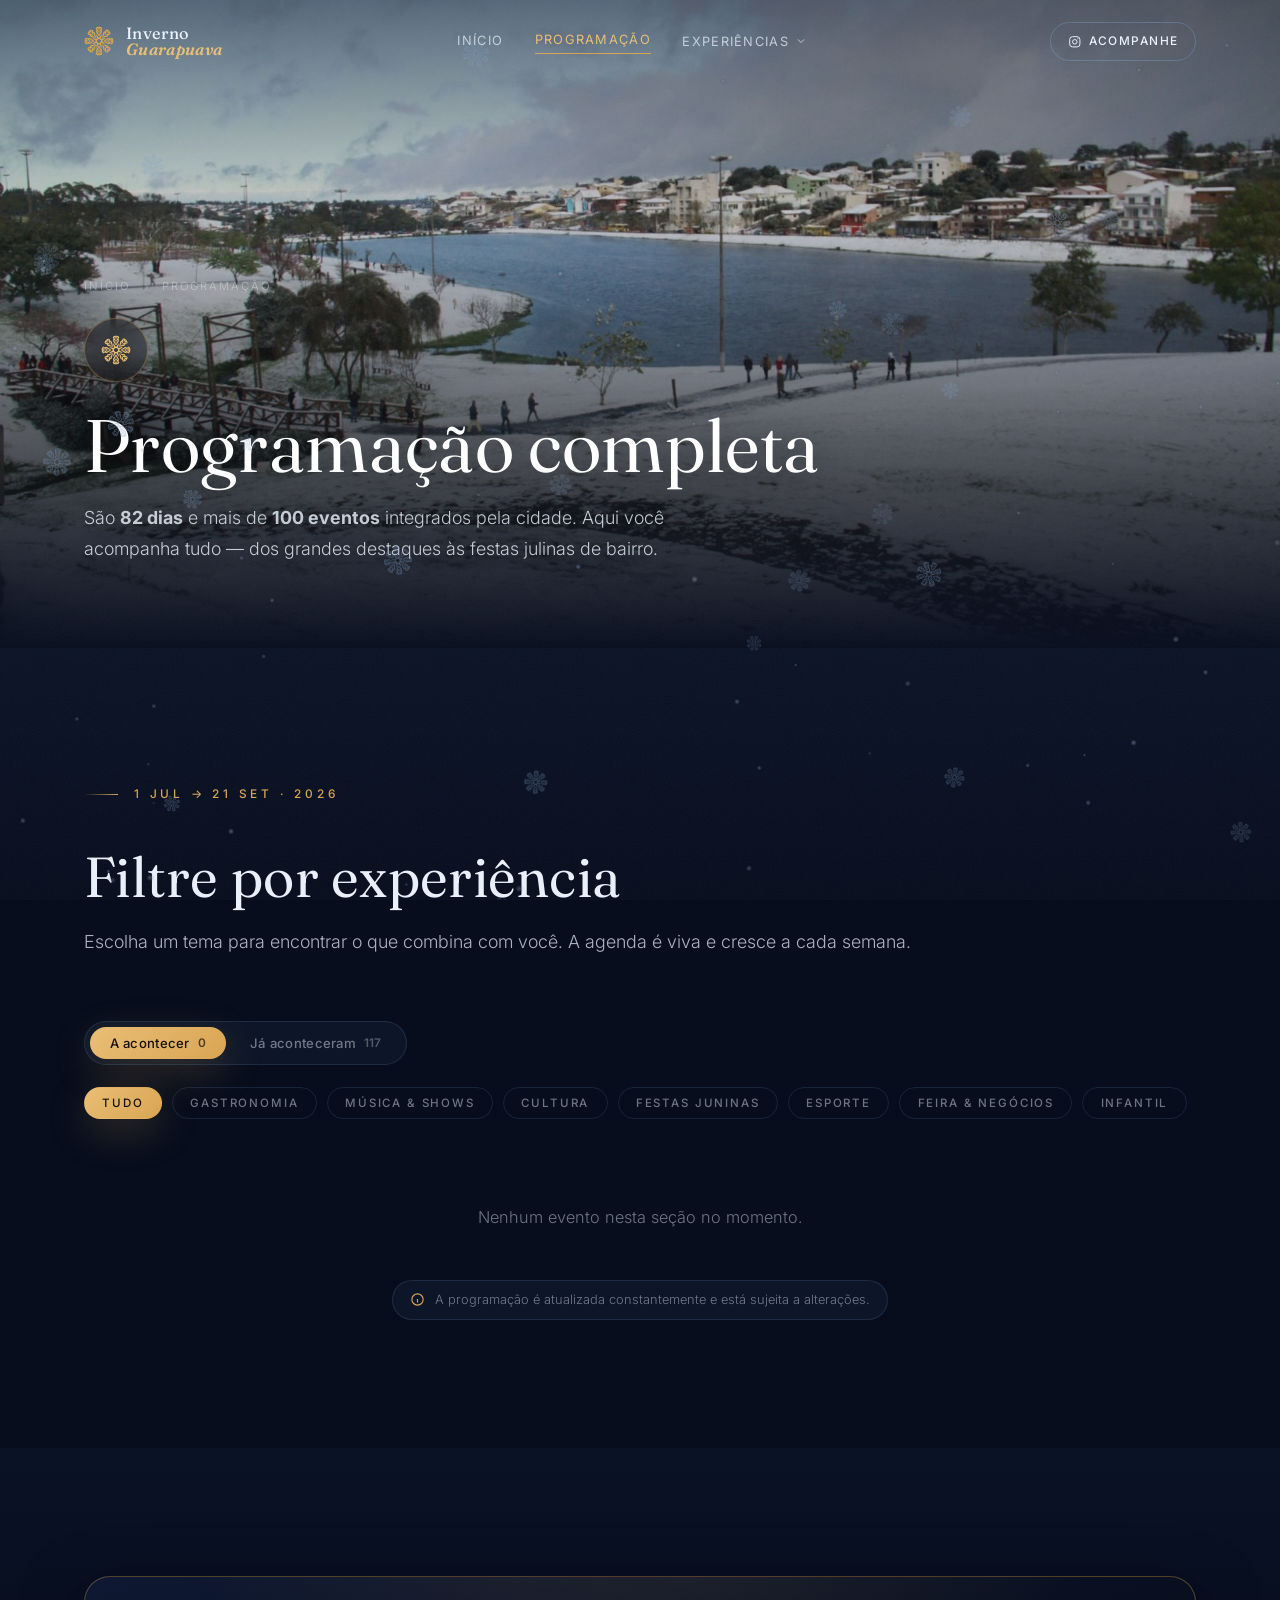
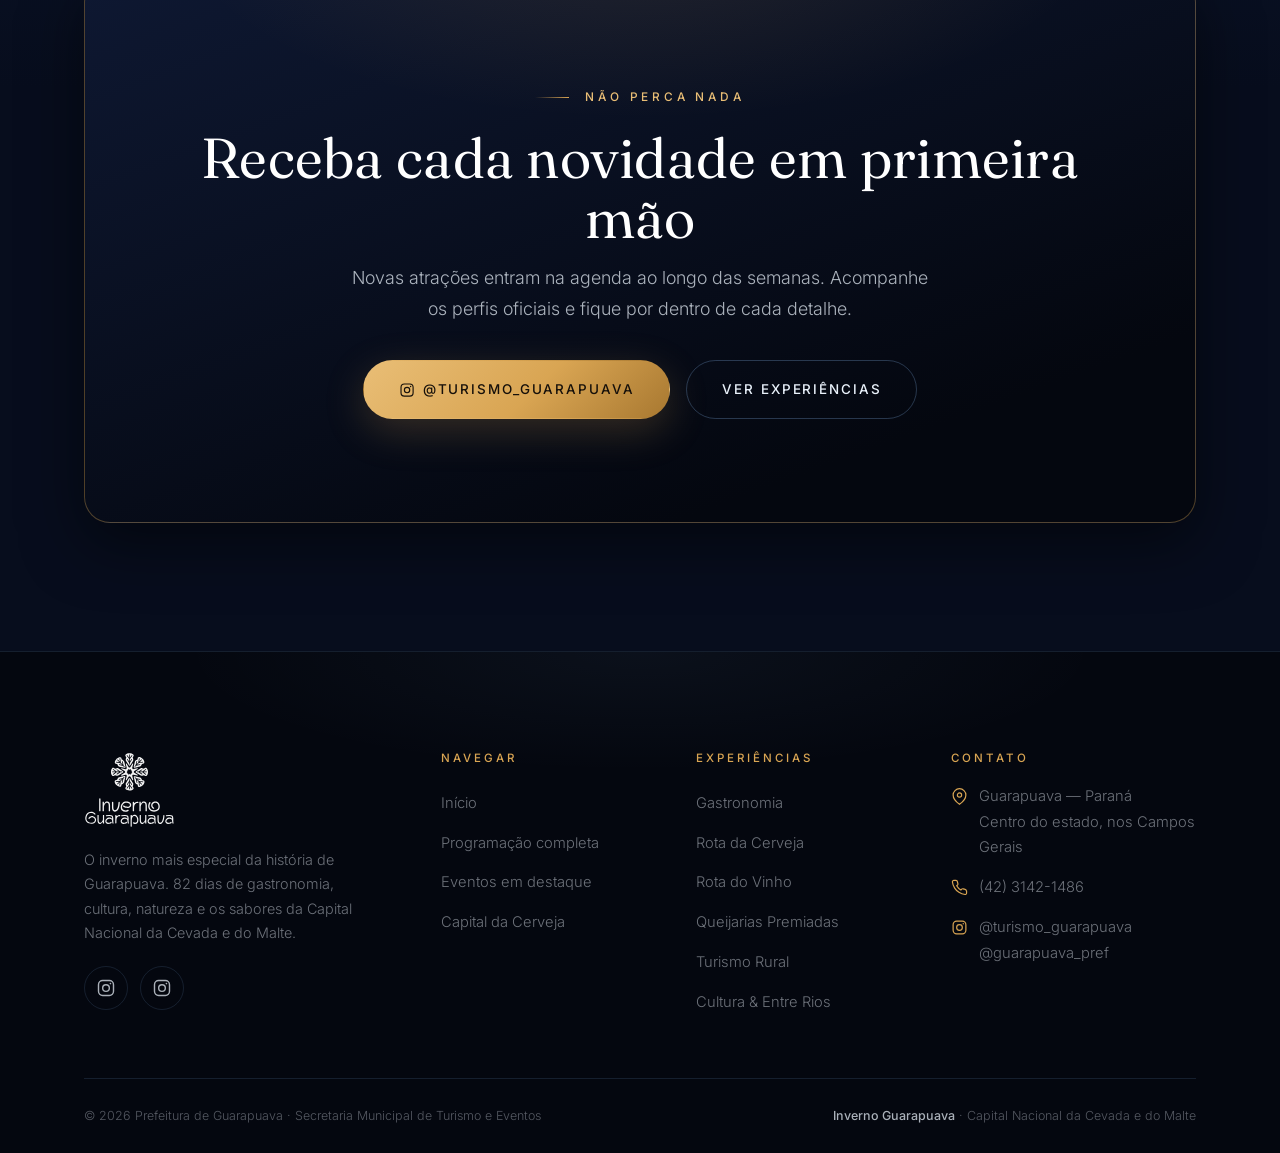
<file: cronograma.html>
<!DOCTYPE html>
<html lang="pt-BR">
<head>
<meta charset="UTF-8">
<meta name="viewport" content="width=device-width, initial-scale=1">
<title>Programação · Inverno Guarapuava 2026</title>
<meta name="description" content="A programação completa do Inverno Guarapuava 2026: 82 dias e +100 eventos de gastronomia, cerveja, música, cultura, esporte e festas julinas. De 1º de julho a 21 de setembro.">
<link rel="icon" type="image/png" href="assets/brand/favicon.png">
<link rel="apple-touch-icon" href="assets/brand/apple-touch-icon.png">
<link rel="preconnect" href="https://fonts.googleapis.com">
<link rel="preconnect" href="https://fonts.gstatic.com" crossorigin>
<link href="https://fonts.googleapis.com/css2?family=Fraunces:ital,opsz,wght@0,9..144,300..700;1,9..144,300..700&family=Inter:wght@300..600&display=swap" rel="stylesheet">
<link rel="stylesheet" href="assets/css/style.css">
</head>
<body data-page="cronograma">
<canvas id="snow" aria-hidden="true"></canvas>

<section class="subhero">
  <div class="bg"><img src="assets/img/hero-neve-lago.jpg" alt="Parque do Lago coberto de neve em Guarapuava"></div>
  <div class="watermark" aria-hidden="true"><span class="ic-mask" style="--m:url('../brand/snowflake-white.svg')"></span></div>
  <div class="container">
    <nav class="breadcrumb"><a href="index.html">Início</a><svg viewBox="0 0 24 24" fill="none" stroke="currentColor" stroke-width="2"><path d="M9 6l6 6-6 6"/></svg><span>Programação</span></nav>
    <div class="ic-badge"><span class="ic-mask" style="--m:url('../brand/snowflake-white.svg')"></span></div>
    <h1 class="reveal">Programação completa</h1>
    <p class="lead reveal d1">São <b>82 dias</b> e mais de <b>100 eventos</b> integrados pela cidade. Aqui você acompanha tudo — dos grandes destaques às festas julinas de bairro.</p>
  </div>
</section>

<section class="section bg-paper">
  <div class="container">
    <div class="head reveal" style="max-width:860px">
      <span class="kicker">1 jul → 21 set · 2026</span>
      <h2 class="section-title mt-s">Filtre por experiência</h2>
      <p class="lead mt-s">Escolha um tema para encontrar o que combina com você. A agenda é viva e cresce a cada semana.</p>
    </div>

    <style>
      .time-tabs{display:inline-flex;gap:5px;margin-bottom:22px;padding:5px;border:1px solid var(--line);border-radius:var(--r-pill);background:var(--glass)}
      .time-tabs button{font-family:var(--font-body);font-weight:500;font-size:.82rem;letter-spacing:.02em;padding:.62em 1.5em;border-radius:var(--r-pill);color:var(--ice-dim);transition:.3s var(--ease);display:inline-flex;align-items:center;gap:8px;white-space:nowrap}
      .time-tabs button:hover{color:var(--ice)}
      .time-tabs button.active{background:linear-gradient(135deg,var(--gold-bright),var(--gold));color:var(--gold-ink);box-shadow:var(--sh-gold)}
      .time-tabs button .cnt{font-size:.74rem;opacity:.7;font-weight:600}
      .crono-empty{display:none;text-align:center;color:var(--ice-dim);padding:48px 0 8px;font-size:1.02rem}
      .tag.t-live{background:rgba(127,203,164,.16);color:var(--pine);border-color:rgba(127,203,164,.5)}
      .tag.t-live::before{content:"";width:6px;height:6px;border-radius:50%;background:var(--pine);display:inline-block;margin-right:7px;vertical-align:middle;box-shadow:0 0 0 0 rgba(127,203,164,.6);animation:livePulse 2s infinite}
      @keyframes livePulse{0%{box-shadow:0 0 0 0 rgba(127,203,164,.5)}70%{box-shadow:0 0 0 7px rgba(127,203,164,0)}100%{box-shadow:0 0 0 0 transparent}}
      @media (max-width:560px){.time-tabs{display:flex;width:100%}.time-tabs button{flex:1;justify-content:center;padding:.7em .6em}}
      .circuito-grid{display:grid;grid-template-columns:repeat(auto-fill,minmax(258px,1fr));gap:14px;margin-top:6px}
      .circ-card{background:var(--glass);border:1px solid var(--line);border-radius:var(--r-md);padding:18px 20px;transition:.35s var(--ease)}
      .circ-card:hover{border-color:var(--line-gold);background:var(--glass-2);transform:translateY(-3px)}
      .circ-card h4{font-family:var(--font-display);font-weight:450;font-size:1.1rem;color:var(--ice);margin-bottom:11px}
      .circ-card .info{display:flex;flex-direction:column;gap:7px;font-size:.8rem;color:var(--ice-dim);line-height:1.4}
      .circ-card .info span{display:flex;gap:8px;align-items:flex-start}
      .circ-card .info svg{width:14px;height:14px;color:var(--gold);flex:none;margin-top:2px}
    </style>

    <div class="time-tabs" role="tablist" aria-label="Filtrar por período">
      <button class="active" data-when="upcoming">A acontecer <span class="cnt"></span></button>
      <button data-when="past">Já aconteceram <span class="cnt"></span></button>
    </div>

    <div class="filters reveal">
      <button class="active" data-cat="all">Tudo</button>
      <button data-cat="gastronomia">Gastronomia</button>
      <button data-cat="musica">Música &amp; Shows</button>
      <button data-cat="cultura">Cultura</button>
      <button data-cat="festa-julina">Festas Juninas</button>
      <button data-cat="esporte">Esporte</button>
      <button data-cat="feira">Feira &amp; Negócios</button>
      <button data-cat="infantil">Infantil</button>
    </div>

    <div class="events">

      <!-- ============ JUNHO ============ -->
      <div class="crono-month">
        <h3 class="month-sep reveal">Junho <span class="n">Pré-temporada</span></h3>

        <article class="event reveal" data-cat="cultura">
          <div class="date"><span class="d">27</span><span class="m">Jun</span><span class="rg">20h30</span></div>
          <div>
            <div class="tags"><span class="tag t-cultura">Cultura</span><span class="tag t-pago">Ingresso pago</span></div>
            <h3>Standup &amp; Mágica</h3>
            <p>Show de humor com mágica.</p>
            <div class="meta"><span><svg viewBox="0 0 24 24" fill="none" stroke="currentColor" stroke-width="1.8"><path d="M21 10c0 7-9 13-9 13s-9-6-9-13a9 9 0 0 1 18 0z"/><circle cx="12" cy="10" r="3"/></svg> Teatro Municipal</span><span><svg viewBox="0 0 24 24" fill="none" stroke="currentColor" stroke-width="1.8"><circle cx="12" cy="12" r="9"/><path d="M12 7v5l3 2"/></svg> 20h30 às 21h45</span></div>
          </div>
          <div class="go" aria-hidden="true"><svg viewBox="0 0 24 24" fill="none" stroke="currentColor" stroke-width="2"><path d="M5 12h14M13 6l6 6-6 6"/></svg></div>
        </article>

        <article class="event reveal" data-cat="cultura">
          <div class="date"><span class="d">28</span><span class="m">Jun</span><span class="rg">19h</span></div>
          <div>
            <div class="tags"><span class="tag t-cultura">Cultura</span><span class="tag t-pago">Ingresso pago · meia</span></div>
            <h3>Meu Brasil Brasileiro</h3>
            <p>Mostra de danças.</p>
            <div class="meta"><span><svg viewBox="0 0 24 24" fill="none" stroke="currentColor" stroke-width="1.8"><path d="M21 10c0 7-9 13-9 13s-9-6-9-13a9 9 0 0 1 18 0z"/><circle cx="12" cy="10" r="3"/></svg> Teatro Municipal</span><span><svg viewBox="0 0 24 24" fill="none" stroke="currentColor" stroke-width="1.8"><circle cx="12" cy="12" r="9"/><path d="M12 7v5l3 2"/></svg> 19h às 20h30</span></div>
          </div>
          <div class="go" aria-hidden="true"><svg viewBox="0 0 24 24" fill="none" stroke="currentColor" stroke-width="2"><path d="M5 12h14M13 6l6 6-6 6"/></svg></div>
        </article>

        <article class="event reveal" data-cat="cultura musica">
          <div class="date"><span class="d">30</span><span class="m">Jun</span><span class="rg">19h30</span></div>
          <div>
            <div class="tags"><span class="tag t-cultura">Cultura</span><span class="tag t-musica">Música</span><span class="tag t-gratis">Gratuito</span></div>
            <h3>Tributo a Chiquinha Gonzaga</h3>
            <p>Mostra de chorinho pela Orquestra de Câmara, em comemoração aos 8 anos do Teatro Municipal. Inscrição gratuita.</p>
            <div class="meta"><span><svg viewBox="0 0 24 24" fill="none" stroke="currentColor" stroke-width="1.8"><path d="M21 10c0 7-9 13-9 13s-9-6-9-13a9 9 0 0 1 18 0z"/><circle cx="12" cy="10" r="3"/></svg> Teatro Municipal</span><span><svg viewBox="0 0 24 24" fill="none" stroke="currentColor" stroke-width="1.8"><circle cx="12" cy="12" r="9"/><path d="M12 7v5l3 2"/></svg> 19h30 às 20h30</span></div>
          </div>
          <div class="go" aria-hidden="true"><svg viewBox="0 0 24 24" fill="none" stroke="currentColor" stroke-width="2"><path d="M5 12h14M13 6l6 6-6 6"/></svg></div>
        </article>
      </div>

      <!-- ============ JULHO ============ -->
      <div class="crono-month">
        <h3 class="month-sep reveal">Julho <span class="n">Abertura da temporada</span></h3>

        <article class="event reveal" data-cat="cultura">
          <div class="date"><span class="d">2</span><span class="m">Jul</span><span class="rg">19h</span></div>
          <div>
            <div class="tags"><span class="tag t-cultura">Cultura</span><span class="tag t-cultura">Exposição</span></div>
            <h3>Abertura dos Museus Satélites</h3>
            <p>Encontro dos Museus e das Bibliotecas, com museus renomados em Guarapuava. A exposição permanece por seis meses (8h–12h e 13h30–17h30).</p>
            <div class="meta"><span><svg viewBox="0 0 24 24" fill="none" stroke="currentColor" stroke-width="1.8"><path d="M21 10c0 7-9 13-9 13s-9-6-9-13a9 9 0 0 1 18 0z"/><circle cx="12" cy="10" r="3"/></svg> Sala do Antigo Fórum</span><span><svg viewBox="0 0 24 24" fill="none" stroke="currentColor" stroke-width="1.8"><circle cx="12" cy="12" r="9"/><path d="M12 7v5l3 2"/></svg> 19h às 21h</span></div>
          </div>
          <div class="go" aria-hidden="true"><svg viewBox="0 0 24 24" fill="none" stroke="currentColor" stroke-width="2"><path d="M5 12h14M13 6l6 6-6 6"/></svg></div>
        </article>

        <article class="event reveal" data-cat="cultura">
          <div class="date"><span class="d">2</span><span class="m">Jul</span><span class="rg">a 02 dez</span></div>
          <div>
            <div class="tags"><span class="tag t-cultura">Exposição</span><span class="tag t-gratis">Gratuito</span></div>
            <h3>Exposição Museu da Imagem e do Som do Paraná</h3>
            <p>Embarque em uma viagem pela memória, pela cultura e pelo audiovisual paranaense. Uma experiência que valoriza a história, preserva memórias e aproxima o público do rico patrimônio cultural do nosso Estado.</p>
            <div class="meta"><span><svg viewBox="0 0 24 24" fill="none" stroke="currentColor" stroke-width="1.8"><circle cx="12" cy="12" r="9"/><path d="M12 7v5l3 2"/></svg> 8h às 17h</span></div>
          </div>
          <div class="go" aria-hidden="true"><svg viewBox="0 0 24 24" fill="none" stroke="currentColor" stroke-width="2"><path d="M5 12h14M13 6l6 6-6 6"/></svg></div>
        </article>

        <article class="event feat reveal" data-cat="gastronomia musica">
          <div class="date"><span class="d">3</span><span class="m">Jul</span><span class="rg">a 5 jul</span></div>
          <div>
            <div class="tags"><span class="tag feat-pill">Destaque</span><span class="tag t-gastro">Gastronomia</span><span class="tag t-musica">Música</span></div>
            <h3>Festival Gastronômico</h3>
            <p>As comidas de inverno no centro da festa, com muita música. De 3 a 5 de julho.</p>
            <div class="meta"><span><svg viewBox="0 0 24 24" fill="none" stroke="currentColor" stroke-width="1.8"><path d="M21 10c0 7-9 13-9 13s-9-6-9-13a9 9 0 0 1 18 0z"/><circle cx="12" cy="10" r="3"/></svg> Centro de Eventos Cidade dos Lagos</span><span><svg viewBox="0 0 24 24" fill="none" stroke="currentColor" stroke-width="1.8"><circle cx="12" cy="12" r="9"/><path d="M12 7v5l3 2"/></svg> 08h às 22h</span></div>
          </div>
          <div class="go" aria-hidden="true"><svg viewBox="0 0 24 24" fill="none" stroke="currentColor" stroke-width="2"><path d="M5 12h14M13 6l6 6-6 6"/></svg></div>
        </article>

        <article class="event reveal" data-cat="festa-julina">
          <div class="date"><span class="d">3</span><span class="m">Jul</span></div>
          <div>
            <div class="tags"><span class="tag t-festa">Festas Juninas</span></div>
            <h3>Festas Juninas nas escolas</h3>
            <ul class="fj-list">
              <li><b>E. M. Bilíngue</b><span class="pl">festa interna · 09h</span></li>
              <li><b>E. M. Profª Benedita dos Santos</b><span class="pl">13h</span></li>
            </ul>
          </div>
        </article>

        <article class="event reveal" data-cat="feira">
          <div class="date"><span class="d">4</span><span class="m">Jul</span><span class="rg">+datas</span></div>
          <div>
            <div class="tags"><span class="tag t-feira">Feira &amp; Negócios</span></div>
            <h3>Atelier e Brechó Irisdelfane</h3>
            <p>Brechó de roupas femininas, calçados, acessórios e bijuterias. Também em 18/06, 25/06, 01/08, 08/08, 15/08 e 22/08.</p>
            <div class="meta"><span><svg viewBox="0 0 24 24" fill="none" stroke="currentColor" stroke-width="1.8"><path d="M21 10c0 7-9 13-9 13s-9-6-9-13a9 9 0 0 1 18 0z"/><circle cx="12" cy="10" r="3"/></svg> Parque do Lago</span><span><svg viewBox="0 0 24 24" fill="none" stroke="currentColor" stroke-width="1.8"><circle cx="12" cy="12" r="9"/><path d="M12 7v5l3 2"/></svg> 10h às 19h</span></div>
          </div>
          <div class="go" aria-hidden="true"><svg viewBox="0 0 24 24" fill="none" stroke="currentColor" stroke-width="2"><path d="M5 12h14M13 6l6 6-6 6"/></svg></div>
        </article>

        <article class="event reveal" data-cat="festa-julina">
          <div class="date"><span class="d">4</span><span class="m">Jul</span></div>
          <div>
            <div class="tags"><span class="tag t-festa">Festas Julinas</span></div>
            <h3>Festas Juninas nas escolas</h3>
            <ul class="fj-list">
              <li><b>E. M. Irene Guimarães Pupo</b><span class="pl">13h</span></li>
              <li><b>CMEI Santa Terezinha</b><span class="pl">Salão da Igreja Dom Bosco · 13h30</span></li>
              <li><b>E. M. Prof. Francisco Contini</b><span class="pl">13h</span></li>
              <li><b>E. M. do Campo Lidia Scheidt Curi</b><span class="pl">10h às 17h</span></li>
              <li><b>E. M. Dom Bosco</b><span class="pl">13h30</span></li>
              <li><b>E. M. Sebastião Claro de Quadros</b><span class="pl">13h</span></li>
              <li><b>Escola Enoch Tavares</b><span class="pl">13h</span></li>
              <li><b>E. M. Antonio Lustosa de Oliveira</b><span class="pl">13h</span></li>
              <li><b>CMEI Emília Dominico</b><span class="pl">13h</span></li>
            </ul>
          </div>
        </article>

        <article class="event reveal" data-cat="festa-julina">
          <div class="date"><span class="d">5</span><span class="m">Jul</span></div>
          <div>
            <div class="tags"><span class="tag t-festa">Festas Juninas</span></div>
            <h3>Festas Juninas nas escolas</h3>
            <ul class="fj-list">
              <li><b>E. M. Capitão Wagner</b><span class="pl">Salão da Igreja Divino Espírito Santo · 12h30</span></li>
              <li><b>E. M. do Campo Professor Maack</b><span class="pl">13h</span></li>
              <li><b>E. M. Francisco Peixoto de Lacerda Werneck</b><span class="pl">10h</span></li>
              <li><b>E. M. Carolina G. Franco</b><span class="pl">13h</span></li>
            </ul>
          </div>
        </article>

        <article class="event reveal" data-cat="festa-julina">
          <div class="date"><span class="d">6</span><span class="m">Jul</span></div>
          <div>
            <div class="tags"><span class="tag t-festa">Festas Juninas</span></div>
            <h3>Festas Juninas nas escolas</h3>
            <ul class="fj-list">
              <li><b>CMEI Repinho</b><span class="pl">festa interna · horário de atendimento</span></li>
            </ul>
          </div>
        </article>

        <article class="event reveal" data-cat="festa-julina">
          <div class="date"><span class="d">8</span><span class="m">Jul</span></div>
          <div>
            <div class="tags"><span class="tag t-festa">Festas Juninas</span></div>
            <h3>Festas Juninas nas escolas</h3>
            <ul class="fj-list">
              <li><b>E. M. Profª Dirce Terezinha Jaeger</b><span class="pl">07h30–11h30 e 13h–17h</span></li>
              <li><b>E. M. Profª Elcidia de Santa Maria Pereira</b><span class="pl">13h às 17h</span></li>
              <li><b>Escola Sofia Horst</b><span class="pl">festa interna · 13h30–16h30</span></li>
              <li><b>Escola Dalila H. Teixeira</b><span class="pl">festa interna</span></li>
            </ul>
          </div>
        </article>

        <article class="event reveal" data-cat="festa-julina">
          <div class="date"><span class="d">9</span><span class="m">Jul</span></div>
          <div>
            <div class="tags"><span class="tag t-festa">Festas Juninas</span></div>
            <h3>Festas Juninas nas escolas</h3>
            <ul class="fj-list">
              <li><b>CMEI Prof. Ondina do Belém</b><span class="pl">13h30</span></li>
              <li><b>E. M. Gabriel Hugo Rios</b><span class="pl">festa interna · à tarde</span></li>
              <li><b>E. M. São José</b><span class="pl">manhã 08h e tarde 13h</span></li>
              <li><b>Escola General Eurico Gaspar Dutra</b><span class="pl">Seguão · 08h e 13h</span></li>
              <li><b>Escola Hildegard Burjan</b><span class="pl">manhã 07h30 e tarde 13h</span></li>
              <li><b>Escola Manoel Moreira de Campos</b><span class="pl">13h30</span></li>
              <li><b>E. M. Prof. Pedro Itararé</b><span class="pl">13h</span></li>
              <li><b>Escola Prof. Ruy Virmond Marques</b><span class="pl">13h30</span></li>
            </ul>
          </div>
        </article>

        <article class="event reveal" data-cat="festa-julina">
          <div class="date"><span class="d">10</span><span class="m">Jul</span></div>
          <div>
            <div class="tags"><span class="tag t-festa">Festas Juninas</span></div>
            <h3>Festas Juninas nas escolas</h3>
            <ul class="fj-list">
              <li><b>CMEI João Paulo II</b><span class="pl">13h30</span></li>
              <li><b>CMEI Prof. Márcia Isabel Martinez Jacomel</b><span class="pl">Espaço Cidadão, ao lado da escola Carlita · 13h</span></li>
              <li><b>CMEI Professora Dorotil</b><span class="pl">13h</span></li>
              <li><b>CMEI Professora Laura Pacheco Bastos</b><span class="pl">13h30</span></li>
              <li><b>CMEI Xarquinho / Paulo Freire</b><span class="pl">13h</span></li>
              <li><b>Escola Conrado de Oliveira</b><span class="pl">13h</span></li>
            </ul>
          </div>
        </article>

        <article class="event reveal" data-cat="esporte cultura">
          <div class="date"><span class="d">10</span><span class="m">Jul</span><span class="rg">a 12 jul</span></div>
          <div>
            <div class="tags"><span class="tag t-cultura">Turismo</span><span class="tag t-esporte">Motociclismo</span><span class="tag t-pago">Pago (para motociclistas)</span></div>
            <h3>2º Encontro Internacional Harley-Davidson</h3>
            <p>Motociclistas de diversas regiões se reúnem em um fim de semana de integração, turismo e entretenimento: recepção aos participantes, confraternizações, passeio motociclístico, almoço e visita ao FECIN — Festival de Cervejas de Inverno, além de atrações musicais, com a Country Night com Japa Country e o show da banda Velhas Virgens. Encerramento no domingo, com a despedida dos participantes. Participação mediante inscrição, com acesso à programação e brindes exclusivos.</p>
            <div class="meta"><span><svg viewBox="0 0 24 24" fill="none" stroke="currentColor" stroke-width="1.8"><path d="M21 10c0 7-9 13-9 13s-9-6-9-13a9 9 0 0 1 18 0z"/><circle cx="12" cy="10" r="3"/></svg> Guarapuava</span><span><svg viewBox="0 0 24 24" fill="none" stroke="currentColor" stroke-width="1.8"><circle cx="12" cy="12" r="9"/><path d="M12 7v5l3 2"/></svg> 10 a 12 de julho</span></div>
          </div>
          <div class="go" aria-hidden="true"><svg viewBox="0 0 24 24" fill="none" stroke="currentColor" stroke-width="2"><path d="M5 12h14M13 6l6 6-6 6"/></svg></div>
        </article>

        <article class="event reveal" data-cat="musica cultura">
          <div class="date"><span class="d">10</span><span class="m">Jul</span><span class="rg">19h</span></div>
          <div>
            <div class="tags"><span class="tag t-musica">Música</span><span class="tag t-cultura">Cultura</span><span class="tag t-cultura">Militar</span><span class="tag t-gratis">Gratuito</span></div>
            <h3>Centenário 26º GAC — Apresentação Musical</h3>
            <p>Apresentação musical com bandas da 5ª DE e da 15ª Bda Inf Mec, em comemoração aos 100 anos do 26º GAC. Trajes necessários — militares do Exército Brasileiro: 5º Z1; outras forças/auxiliares: uniforme correspondente; civis: passeio/inverno.</p>
            <div class="meta"><span><svg viewBox="0 0 24 24" fill="none" stroke="currentColor" stroke-width="1.8"><path d="M21 10c0 7-9 13-9 13s-9-6-9-13a9 9 0 0 1 18 0z"/><circle cx="12" cy="10" r="3"/></svg> Teatro Municipal Marina Karam Primak</span><span><svg viewBox="0 0 24 24" fill="none" stroke="currentColor" stroke-width="1.8"><circle cx="12" cy="12" r="9"/><path d="M12 7v5l3 2"/></svg> 19h</span></div>
          </div>
          <div class="go" aria-hidden="true"><svg viewBox="0 0 24 24" fill="none" stroke="currentColor" stroke-width="2"><path d="M5 12h14M13 6l6 6-6 6"/></svg></div>
        </article>

        <article class="event reveal" data-cat="cultura">
          <div class="date"><span class="d">11</span><span class="m">Jul</span><span class="rg">10h30</span></div>
          <div>
            <div class="tags"><span class="tag t-cultura">Cultura</span><span class="tag t-cultura">Militar</span><span class="tag t-gratis">Gratuito</span></div>
            <h3>Centenário 26º GAC — Cerimônia de Formatura</h3>
            <p>Cerimônia de formatura em comemoração aos 100 anos do 26º GAC. Trajes necessários — militares do Exército Brasileiro: 9º B2; outras forças/auxiliares: uniforme correspondente; civis: esporte.</p>
            <div class="meta"><span><svg viewBox="0 0 24 24" fill="none" stroke="currentColor" stroke-width="1.8"><path d="M21 10c0 7-9 13-9 13s-9-6-9-13a9 9 0 0 1 18 0z"/><circle cx="12" cy="10" r="3"/></svg> Pátio Marechal Mallet — 26º GAC</span><span><svg viewBox="0 0 24 24" fill="none" stroke="currentColor" stroke-width="1.8"><circle cx="12" cy="12" r="9"/><path d="M12 7v5l3 2"/></svg> 10h30</span></div>
          </div>
          <div class="go" aria-hidden="true"><svg viewBox="0 0 24 24" fill="none" stroke="currentColor" stroke-width="2"><path d="M5 12h14M13 6l6 6-6 6"/></svg></div>
        </article>

        <article class="event reveal" data-cat="festa-julina">
          <div class="date"><span class="d">11</span><span class="m">Jul</span></div>
          <div>
            <div class="tags"><span class="tag t-festa">Festas Julinas</span></div>
            <h3>Festas Juninas nas escolas</h3>
            <ul class="fj-list">
              <li><b>Escola Maria de Jesus Taques</b><span class="pl">13h30</span></li>
              <li><b>CMEI Elza Rosa Carollo Silvestri</b><span class="pl">Bairro 2000 · 13h</span></li>
              <li><b>CMEI João Maria de Agostinho</b><span class="pl">Rua Saturnino Varela, 631 · 13h30</span></li>
              <li><b>CMEI Princesinha</b><span class="pl">Salão da Igreja Sant'Ana · 13h30</span></li>
              <li><b>CMEI Retiro Feliz</b><span class="pl">Rua Profª Francisca Krzesinski, 5750 · 10h30</span></li>
              <li><b>E. M. Dr. Roberto Cunha e Silva</b><span class="pl">13h</span></li>
            </ul>
          </div>
        </article>

        <article class="event reveal" data-cat="festa-julina">
          <div class="date"><span class="d">11</span><span class="m">Jul</span><span class="rg">14h</span></div>
          <div>
            <div class="tags"><span class="tag t-festa">Festa Junina</span><span class="tag t-gratis">Beneficente</span></div>
            <h3>Festa Julina do 16º Batalhão da PM</h3>
            <p>Arrecadação de fundos para a formatura do CFP.</p>
            <div class="meta"><span><svg viewBox="0 0 24 24" fill="none" stroke="currentColor" stroke-width="1.8"><path d="M21 10c0 7-9 13-9 13s-9-6-9-13a9 9 0 0 1 18 0z"/><circle cx="12" cy="10" r="3"/></svg> Morro Alto</span><span><svg viewBox="0 0 24 24" fill="none" stroke="currentColor" stroke-width="1.8"><circle cx="12" cy="12" r="9"/><path d="M12 7v5l3 2"/></svg> 14h às 20h</span></div>
          </div>
          <div class="go" aria-hidden="true"><svg viewBox="0 0 24 24" fill="none" stroke="currentColor" stroke-width="2"><path d="M5 12h14M13 6l6 6-6 6"/></svg></div>
        </article>

        <article class="event feat reveal" data-cat="gastronomia musica">
          <div class="date"><span class="d">11</span><span class="m">Jul</span><span class="rg">e 12 jul</span></div>
          <div>
            <div class="tags"><span class="tag feat-pill">Destaque</span><span class="tag t-cerveja">Cerveja</span><span class="tag t-musica">Música</span></div>
            <h3>FECIN · Festival de Cervejas de Inverno</h3>
            <p>As cervejarias artesanais reunidas para celebrar a Capital Nacional da Cevada e do Malte. Estilos premiados e muita música. Dias 11 e 12 de julho.</p>
            <div class="meta"><span><svg viewBox="0 0 24 24" fill="none" stroke="currentColor" stroke-width="1.8"><path d="M21 10c0 7-9 13-9 13s-9-6-9-13a9 9 0 0 1 18 0z"/><circle cx="12" cy="10" r="3"/></svg> Centro de Eventos Cidade dos Lagos</span><span><svg viewBox="0 0 24 24" fill="none" stroke="currentColor" stroke-width="1.8"><circle cx="12" cy="12" r="9"/><path d="M12 7v5l3 2"/></svg> 15h à 00h</span></div>
          </div>
          <div class="go" aria-hidden="true"><svg viewBox="0 0 24 24" fill="none" stroke="currentColor" stroke-width="2"><path d="M5 12h14M13 6l6 6-6 6"/></svg></div>
        </article>

        <article class="event reveal" data-cat="musica infantil">
          <div class="date"><span class="d">11</span><span class="m">Jul</span><span class="rg">16h</span></div>
          <div>
            <div class="tags"><span class="tag t-musica">Música</span><span class="tag t-infantil">Infantil</span><span class="tag t-pago">Blueticket</span></div>
            <h3>Aventura Congelante — O Legado</h3>
            <p>Musical infantil. Ingresso solidário com 1 kg de alimento dá desconto.</p>
            <div class="meta"><span><svg viewBox="0 0 24 24" fill="none" stroke="currentColor" stroke-width="1.8"><path d="M21 10c0 7-9 13-9 13s-9-6-9-13a9 9 0 0 1 18 0z"/><circle cx="12" cy="10" r="3"/></svg> Anfiteatro da UTFPR — Cidade dos Lagos</span><span><svg viewBox="0 0 24 24" fill="none" stroke="currentColor" stroke-width="1.8"><circle cx="12" cy="12" r="9"/><path d="M12 7v5l3 2"/></svg> 16h às 17h30</span></div>
          </div>
          <div class="go" aria-hidden="true"><svg viewBox="0 0 24 24" fill="none" stroke="currentColor" stroke-width="2"><path d="M5 12h14M13 6l6 6-6 6"/></svg></div>
        </article>

        <article class="event reveal" data-cat="musica">
          <div class="date"><span class="d">11</span><span class="m">Jul</span><span class="rg">20h</span></div>
          <div>
            <div class="tags"><span class="tag t-musica">Música</span><span class="tag t-pago">Blueticket / Mantovani</span></div>
            <h3>Abba Experience</h3>
            <p>Tributo ao ABBA. Ingresso solidário com 1 kg de alimento dá desconto.</p>
            <div class="meta"><span><svg viewBox="0 0 24 24" fill="none" stroke="currentColor" stroke-width="1.8"><path d="M21 10c0 7-9 13-9 13s-9-6-9-13a9 9 0 0 1 18 0z"/><circle cx="12" cy="10" r="3"/></svg> Anfiteatro da UTFPR — Cidade dos Lagos</span><span><svg viewBox="0 0 24 24" fill="none" stroke="currentColor" stroke-width="1.8"><circle cx="12" cy="12" r="9"/><path d="M12 7v5l3 2"/></svg> 20h às 21h30</span></div>
          </div>
          <div class="go" aria-hidden="true"><svg viewBox="0 0 24 24" fill="none" stroke="currentColor" stroke-width="2"><path d="M5 12h14M13 6l6 6-6 6"/></svg></div>
        </article>

        <article class="event reveal" data-cat="esporte">
          <div class="date"><span class="d">12</span><span class="m">Jul</span><span class="rg">8h</span></div>
          <div>
            <div class="tags"><span class="tag t-esporte">Esporte</span><span class="tag t-pago">Inscrição R$ 80</span></div>
            <h3>2ª Corrida Santa Maria Run</h3>
            <p>Corrida de rua. 50% de desconto para 60+ e PCD; categoria Kids gratuita (70 vagas).</p>
            <div class="meta"><span><svg viewBox="0 0 24 24" fill="none" stroke="currentColor" stroke-width="1.8"><path d="M21 10c0 7-9 13-9 13s-9-6-9-13a9 9 0 0 1 18 0z"/><circle cx="12" cy="10" r="3"/></svg> Cidade dos Lagos</span><span><svg viewBox="0 0 24 24" fill="none" stroke="currentColor" stroke-width="1.8"><circle cx="12" cy="12" r="9"/><path d="M12 7v5l3 2"/></svg> 08h às 12h</span></div>
          </div>
          <div class="go" aria-hidden="true"><svg viewBox="0 0 24 24" fill="none" stroke="currentColor" stroke-width="2"><path d="M5 12h14M13 6l6 6-6 6"/></svg></div>
        </article>

        <article class="event reveal" data-cat="festa-julina">
          <div class="date"><span class="d">12</span><span class="m">Jul</span></div>
          <div>
            <div class="tags"><span class="tag t-festa">Festas Julinas</span></div>
            <h3>Festas Juninas nas escolas</h3>
            <ul class="fj-list">
              <li><b>E. M. Abílio Fabriciano de Oliveira</b><span class="pl">12h</span></li>
              <li><b>CMEI Izabel de Oliveira Pacheco</b><span class="pl">13h</span></li>
              <li><b>CMEI Julita Julia</b><span class="pl">13h</span></li>
              <li><b>E. M. Profª Carmen Teixeira Cordeiro</b><span class="pl">Pátio da Escola · 12h</span></li>
            </ul>
          </div>
        </article>

        <article class="event reveal" data-cat="cultura">
          <div class="date"><span class="d">13</span><span class="m">Jul</span><span class="rg">a 14 ago</span></div>
          <div>
            <div class="tags"><span class="tag t-cultura">Exposição</span><span class="tag t-gratis">Gratuito</span></div>
            <h3>Exposição Antigas Tecnologias</h3>
            <p>De 13 de julho a 14 de agosto, de segunda a sexta-feira. Entrada gratuita.</p>
            <div class="meta"><span><svg viewBox="0 0 24 24" fill="none" stroke="currentColor" stroke-width="1.8"><path d="M21 10c0 7-9 13-9 13s-9-6-9-13a9 9 0 0 1 18 0z"/><circle cx="12" cy="10" r="3"/></svg> Rua Visconde de Guarapuava, 288 — Centro</span><span><svg viewBox="0 0 24 24" fill="none" stroke="currentColor" stroke-width="1.8"><circle cx="12" cy="12" r="9"/><path d="M12 7v5l3 2"/></svg> 09h às 18h</span></div>
          </div>
          <div class="go" aria-hidden="true"><svg viewBox="0 0 24 24" fill="none" stroke="currentColor" stroke-width="2"><path d="M5 12h14M13 6l6 6-6 6"/></svg></div>
        </article>

        <article class="event reveal" data-cat="cultura infantil">
          <div class="date"><span class="d">13</span><span class="m">Jul</span><span class="rg">a 24 jul</span></div>
          <div>
            <div class="tags"><span class="tag t-cultura">Cultura</span><span class="tag t-gratis">Gratuito</span></div>
            <h3>Arte em Família</h3>
            <p>Oficinas culturais na Biblioteca Municipal e no Centro de Artes. De 13 a 24 de julho. Entrada gratuita.</p>
            <div class="meta"><span><svg viewBox="0 0 24 24" fill="none" stroke="currentColor" stroke-width="1.8"><path d="M21 10c0 7-9 13-9 13s-9-6-9-13a9 9 0 0 1 18 0z"/><circle cx="12" cy="10" r="3"/></svg> Biblioteca Municipal Padre Ruiz de Montoya e Centro de Artes</span><span><svg viewBox="0 0 24 24" fill="none" stroke="currentColor" stroke-width="1.8"><circle cx="12" cy="12" r="9"/><path d="M12 7v5l3 2"/></svg> 14h às 15h30</span></div>
          </div>
          <div class="go" aria-hidden="true"><svg viewBox="0 0 24 24" fill="none" stroke="currentColor" stroke-width="2"><path d="M5 12h14M13 6l6 6-6 6"/></svg></div>
        </article>

        <article class="event reveal" data-cat="infantil cultura">
          <div class="date"><span class="d">13</span><span class="m">Jul</span><span class="rg">e 14 jul</span></div>
          <div>
            <div class="tags"><span class="tag t-infantil">Infantil</span><span class="tag t-gratis">Gratuito</span></div>
            <h3>Férias no Museu Histórico de Entre Rios</h3>
            <p>Atividades de férias para a criançada, em 13 e 14 de julho. Inscrições gratuitas.</p>
            <div class="meta"><span><svg viewBox="0 0 24 24" fill="none" stroke="currentColor" stroke-width="1.8"><path d="M21 10c0 7-9 13-9 13s-9-6-9-13a9 9 0 0 1 18 0z"/><circle cx="12" cy="10" r="3"/></svg> Museu Histórico de Entre Rios — Colônia Vitória</span><span><svg viewBox="0 0 24 24" fill="none" stroke="currentColor" stroke-width="1.8"><circle cx="12" cy="12" r="9"/><path d="M12 7v5l3 2"/></svg> 13h30 às 17h</span></div>
          </div>
          <div class="go" aria-hidden="true"><svg viewBox="0 0 24 24" fill="none" stroke="currentColor" stroke-width="2"><path d="M5 12h14M13 6l6 6-6 6"/></svg></div>
        </article>

        <article class="event reveal" data-cat="infantil">
          <div class="date"><span class="d">14</span><span class="m">Jul</span><span class="rg">e 15 jul</span></div>
          <div>
            <div class="tags"><span class="tag t-infantil">Infantil</span><span class="tag t-gratis">Gratuito</span></div>
            <h3>Férias em Movimento — Parque da Ucrânia</h3>
            <p>Recreação gratuita da Prefeitura, com brincadeiras, jogos e atividades recreativas para crianças e famílias.</p>
            <div class="meta"><span><svg viewBox="0 0 24 24" fill="none" stroke="currentColor" stroke-width="1.8"><path d="M21 10c0 7-9 13-9 13s-9-6-9-13a9 9 0 0 1 18 0z"/><circle cx="12" cy="10" r="3"/></svg> Parque da Ucrânia</span><span><svg viewBox="0 0 24 24" fill="none" stroke="currentColor" stroke-width="1.8"><circle cx="12" cy="12" r="9"/><path d="M12 7v5l3 2"/></svg> 13h às 17h</span></div>
          </div>
          <div class="go" aria-hidden="true"><svg viewBox="0 0 24 24" fill="none" stroke="currentColor" stroke-width="2"><path d="M5 12h14M13 6l6 6-6 6"/></svg></div>
        </article>

        <article class="event reveal" data-cat="feira">
          <div class="date"><span class="d">15</span><span class="m">Jul</span><span class="rg">e 16 jul</span></div>
          <div>
            <div class="tags"><span class="tag t-feira">Feira &amp; Negócios</span><span class="tag t-gratis">Gratuito</span></div>
            <h3>Dia de Negócios — CooperAliança</h3>
            <p>Dois dias de oportunidades, condições especiais, networking, palestras e muito conhecimento para fortalecer o seu negócio.</p>
            <div class="meta"><span><svg viewBox="0 0 24 24" fill="none" stroke="currentColor" stroke-width="1.8"><path d="M21 10c0 7-9 13-9 13s-9-6-9-13a9 9 0 0 1 18 0z"/><circle cx="12" cy="10" r="3"/></svg> CooperAliança</span><span><svg viewBox="0 0 24 24" fill="none" stroke="currentColor" stroke-width="1.8"><circle cx="12" cy="12" r="9"/><path d="M12 7v5l3 2"/></svg> 08h às 17h</span></div>
          </div>
          <div class="go" aria-hidden="true"><svg viewBox="0 0 24 24" fill="none" stroke="currentColor" stroke-width="2"><path d="M5 12h14M13 6l6 6-6 6"/></svg></div>
        </article>

        <article class="event reveal" data-cat="cultura musica">
          <div class="date"><span class="d">16</span><span class="m">Jul</span><span class="rg">19h</span></div>
          <div>
            <div class="tags"><span class="tag t-cultura">Cultura</span><span class="tag t-musica">Música</span></div>
            <h3>3º Encontro de Gerações da Música Gaúcha</h3>
            <p>Homenagem a nomes da música gaúcha, com cultura, música e turismo.</p>
            <div class="meta"><span><svg viewBox="0 0 24 24" fill="none" stroke="currentColor" stroke-width="1.8"><path d="M21 10c0 7-9 13-9 13s-9-6-9-13a9 9 0 0 1 18 0z"/><circle cx="12" cy="10" r="3"/></svg> Teatro Municipal Marina Karam</span><span><svg viewBox="0 0 24 24" fill="none" stroke="currentColor" stroke-width="1.8"><circle cx="12" cy="12" r="9"/><path d="M12 7v5l3 2"/></svg> 19h às 21h30</span></div>
          </div>
          <div class="go" aria-hidden="true"><svg viewBox="0 0 24 24" fill="none" stroke="currentColor" stroke-width="2"><path d="M5 12h14M13 6l6 6-6 6"/></svg></div>
        </article>

        <article class="event reveal" data-cat="infantil">
          <div class="date"><span class="d">17</span><span class="m">Jul</span><span class="rg">e 18 jul</span></div>
          <div>
            <div class="tags"><span class="tag t-infantil">Infantil</span><span class="tag t-gratis">Gratuito</span></div>
            <h3>Férias em Movimento — Parque das Crianças</h3>
            <p>Recreação gratuita da Prefeitura, com brincadeiras, jogos e atividades recreativas para crianças e famílias.</p>
            <div class="meta"><span><svg viewBox="0 0 24 24" fill="none" stroke="currentColor" stroke-width="1.8"><path d="M21 10c0 7-9 13-9 13s-9-6-9-13a9 9 0 0 1 18 0z"/><circle cx="12" cy="10" r="3"/></svg> Parque das Crianças</span><span><svg viewBox="0 0 24 24" fill="none" stroke="currentColor" stroke-width="1.8"><circle cx="12" cy="12" r="9"/><path d="M12 7v5l3 2"/></svg> 13h às 17h</span></div>
          </div>
          <div class="go" aria-hidden="true"><svg viewBox="0 0 24 24" fill="none" stroke="currentColor" stroke-width="2"><path d="M5 12h14M13 6l6 6-6 6"/></svg></div>
        </article>

        <article class="event reveal" data-cat="cultura musica">
          <div class="date"><span class="d">18</span><span class="m">Jul</span><span class="rg">17h</span></div>
          <div>
            <div class="tags"><span class="tag t-cultura">Religioso</span><span class="tag t-musica">Show</span><span class="tag t-gratis">Gratuito · 1 kg de alimento</span></div>
            <h3>Missa de 60 anos da Diocese &amp; Show com Padre Reginaldo Manzotti</h3>
            <p>Celebração dos 60 anos da Diocese de Guarapuava, com show do Padre Reginaldo Manzotti. Entrada gratuita, com coleta de 1 kg de alimento não perecível para doação.</p>
            <div class="meta"><span><svg viewBox="0 0 24 24" fill="none" stroke="currentColor" stroke-width="1.8"><path d="M21 10c0 7-9 13-9 13s-9-6-9-13a9 9 0 0 1 18 0z"/><circle cx="12" cy="10" r="3"/></svg> Centro de Eventos Cidade dos Lagos</span><span><svg viewBox="0 0 24 24" fill="none" stroke="currentColor" stroke-width="1.8"><circle cx="12" cy="12" r="9"/><path d="M12 7v5l3 2"/></svg> 17h</span></div>
          </div>
          <div class="go" aria-hidden="true"><svg viewBox="0 0 24 24" fill="none" stroke="currentColor" stroke-width="2"><path d="M5 12h14M13 6l6 6-6 6"/></svg></div>
        </article>

        <article class="event reveal" data-cat="esporte musica">
          <div class="date"><span class="d">18</span><span class="m">Jul</span><span class="rg">sáb e dom</span></div>
          <div>
            <div class="tags"><span class="tag t-esporte">Esporte</span><span class="tag t-musica">Música</span></div>
            <h3>BMX Jam das Cerejeiras</h3>
            <p>BMX, bikes urbanas, manobras, exposição, música e confraternização. Sábado e domingo.</p>
            <div class="meta"><span><svg viewBox="0 0 24 24" fill="none" stroke="currentColor" stroke-width="1.8"><path d="M21 10c0 7-9 13-9 13s-9-6-9-13a9 9 0 0 1 18 0z"/><circle cx="12" cy="10" r="3"/></svg> Parque do Lago</span><span><svg viewBox="0 0 24 24" fill="none" stroke="currentColor" stroke-width="1.8"><circle cx="12" cy="12" r="9"/><path d="M12 7v5l3 2"/></svg> 09h às 18h</span></div>
          </div>
          <div class="go" aria-hidden="true"><svg viewBox="0 0 24 24" fill="none" stroke="currentColor" stroke-width="2"><path d="M5 12h14M13 6l6 6-6 6"/></svg></div>
        </article>

        <article class="event reveal" data-cat="infantil">
          <div class="date"><span class="d">20</span><span class="m">Jul</span><span class="rg">e 21 jul</span></div>
          <div>
            <div class="tags"><span class="tag t-infantil">Infantil</span><span class="tag t-gratis">Gratuito</span></div>
            <h3>Férias em Movimento — Parque do Lago</h3>
            <p>Recreação gratuita da Prefeitura, com brincadeiras, jogos e atividades recreativas para crianças e famílias.</p>
            <div class="meta"><span><svg viewBox="0 0 24 24" fill="none" stroke="currentColor" stroke-width="1.8"><path d="M21 10c0 7-9 13-9 13s-9-6-9-13a9 9 0 0 1 18 0z"/><circle cx="12" cy="10" r="3"/></svg> Parque do Lago</span><span><svg viewBox="0 0 24 24" fill="none" stroke="currentColor" stroke-width="1.8"><circle cx="12" cy="12" r="9"/><path d="M12 7v5l3 2"/></svg> 13h às 17h</span></div>
          </div>
          <div class="go" aria-hidden="true"><svg viewBox="0 0 24 24" fill="none" stroke="currentColor" stroke-width="2"><path d="M5 12h14M13 6l6 6-6 6"/></svg></div>
        </article>

        <article class="event reveal" data-cat="infantil">
          <div class="date"><span class="d">22</span><span class="m">Jul</span><span class="rg">e 23 jul</span></div>
          <div>
            <div class="tags"><span class="tag t-infantil">Infantil</span><span class="tag t-gratis">Gratuito</span></div>
            <h3>Férias em Movimento — Parque do Jordão</h3>
            <p>Recreação gratuita da Prefeitura, com brincadeiras, jogos e atividades recreativas para crianças e famílias.</p>
            <div class="meta"><span><svg viewBox="0 0 24 24" fill="none" stroke="currentColor" stroke-width="1.8"><path d="M21 10c0 7-9 13-9 13s-9-6-9-13a9 9 0 0 1 18 0z"/><circle cx="12" cy="10" r="3"/></svg> Parque do Jordão</span><span><svg viewBox="0 0 24 24" fill="none" stroke="currentColor" stroke-width="1.8"><circle cx="12" cy="12" r="9"/><path d="M12 7v5l3 2"/></svg> 13h às 17h</span></div>
          </div>
          <div class="go" aria-hidden="true"><svg viewBox="0 0 24 24" fill="none" stroke="currentColor" stroke-width="2"><path d="M5 12h14M13 6l6 6-6 6"/></svg></div>
        </article>

        <article class="event reveal" data-cat="cultura">
          <div class="date"><span class="d">24</span><span class="m">Jul</span><span class="rg">18h</span></div>
          <div>
            <div class="tags"><span class="tag t-cultura">Cultura</span><span class="tag t-gratis">Gratuito</span></div>
            <h3>Histórias da imigração alemã no Brasil</h3>
            <p>Sessões em português e alemão, às 18h, 19h e 20h. Inscrições gratuitas.</p>
            <div class="meta"><span><svg viewBox="0 0 24 24" fill="none" stroke="currentColor" stroke-width="1.8"><path d="M21 10c0 7-9 13-9 13s-9-6-9-13a9 9 0 0 1 18 0z"/><circle cx="12" cy="10" r="3"/></svg> Museu Histórico de Entre Rios</span><span><svg viewBox="0 0 24 24" fill="none" stroke="currentColor" stroke-width="1.8"><circle cx="12" cy="12" r="9"/><path d="M12 7v5l3 2"/></svg> 18h, 19h e 20h</span></div>
          </div>
          <div class="go" aria-hidden="true"><svg viewBox="0 0 24 24" fill="none" stroke="currentColor" stroke-width="2"><path d="M5 12h14M13 6l6 6-6 6"/></svg></div>
        </article>

        <article class="event reveal" data-cat="infantil">
          <div class="date"><span class="d">24</span><span class="m">Jul</span><span class="rg">e 25 jul</span></div>
          <div>
            <div class="tags"><span class="tag t-infantil">Infantil</span><span class="tag t-gratis">Gratuito</span></div>
            <h3>Férias em Movimento — Parque das Araucárias</h3>
            <p>Recreação gratuita da Prefeitura, com brincadeiras, jogos e atividades recreativas para crianças e famílias.</p>
            <div class="meta"><span><svg viewBox="0 0 24 24" fill="none" stroke="currentColor" stroke-width="1.8"><path d="M21 10c0 7-9 13-9 13s-9-6-9-13a9 9 0 0 1 18 0z"/><circle cx="12" cy="10" r="3"/></svg> Parque das Araucárias</span><span><svg viewBox="0 0 24 24" fill="none" stroke="currentColor" stroke-width="1.8"><circle cx="12" cy="12" r="9"/><path d="M12 7v5l3 2"/></svg> 13h às 17h</span></div>
          </div>
          <div class="go" aria-hidden="true"><svg viewBox="0 0 24 24" fill="none" stroke="currentColor" stroke-width="2"><path d="M5 12h14M13 6l6 6-6 6"/></svg></div>
        </article>

        <article class="event reveal" data-cat="cultura">
          <div class="date"><span class="d">25</span><span class="m">Jul</span><span class="rg">15h</span></div>
          <div>
            <div class="tags"><span class="tag t-cultura">Beneficente</span><span class="tag t-pago">Ingresso pago</span></div>
            <h3>Café pela Vida</h3>
            <p>Ação filantrópica.</p>
            <div class="meta"><span><svg viewBox="0 0 24 24" fill="none" stroke="currentColor" stroke-width="1.8"><path d="M21 10c0 7-9 13-9 13s-9-6-9-13a9 9 0 0 1 18 0z"/><circle cx="12" cy="10" r="3"/></svg> Cidade dos Lagos</span><span><svg viewBox="0 0 24 24" fill="none" stroke="currentColor" stroke-width="1.8"><circle cx="12" cy="12" r="9"/><path d="M12 7v5l3 2"/></svg> 15h às 23h</span></div>
          </div>
          <div class="go" aria-hidden="true"><svg viewBox="0 0 24 24" fill="none" stroke="currentColor" stroke-width="2"><path d="M5 12h14M13 6l6 6-6 6"/></svg></div>
        </article>

        <article class="event reveal" data-cat="cultura gastronomia">
          <div class="date"><span class="d">25</span><span class="m">Jul</span><span class="rg">16h</span></div>
          <div>
            <div class="tags"><span class="tag t-cultura">Cultura</span><span class="tag t-gastro">Gastronomia</span></div>
            <h3>Desafios Culturais 2026 — Saberes dos Avós</h3>
            <p>Livro de Resgate de Memórias: envie uma receita especial da sua família e, se quiser, a história por trás dela. No dia, uma tarde com café colonial e os pratos selecionados preparados e servidos na comunidade.</p>
            <div class="meta"><span><svg viewBox="0 0 24 24" fill="none" stroke="currentColor" stroke-width="1.8"><path d="M21 10c0 7-9 13-9 13s-9-6-9-13a9 9 0 0 1 18 0z"/><circle cx="12" cy="10" r="3"/></svg> Comunidade dos Gramados — Distrito da Palmeirinha</span><span><svg viewBox="0 0 24 24" fill="none" stroke="currentColor" stroke-width="1.8"><circle cx="12" cy="12" r="9"/><path d="M12 7v5l3 2"/></svg> 16h</span></div>
          </div>
          <div class="go" aria-hidden="true"><svg viewBox="0 0 24 24" fill="none" stroke="currentColor" stroke-width="2"><path d="M5 12h14M13 6l6 6-6 6"/></svg></div>
        </article>

        <article class="event reveal" data-cat="cultura musica">
          <div class="date"><span class="d">25</span><span class="m">Jul</span><span class="rg">e 26 jul</span></div>
          <div>
            <div class="tags"><span class="tag t-cultura">Exposição</span><span class="tag t-musica">Música</span><span class="tag t-gratis">Gratuito</span></div>
            <h3>TRAKTORFEST 2026</h3>
            <p>O evento mais bruto da região, para toda a família: exposição de +100 tratores antigos, música ao vivo, praça de alimentação farta e a etapa oficial Trekker Trek.</p>
            <div class="meta"><span><svg viewBox="0 0 24 24" fill="none" stroke="currentColor" stroke-width="1.8"><path d="M21 10c0 7-9 13-9 13s-9-6-9-13a9 9 0 0 1 18 0z"/><circle cx="12" cy="10" r="3"/></svg> Centro de Eventos Agrária — Colônia Vitória, Entre Rios</span><span><svg viewBox="0 0 24 24" fill="none" stroke="currentColor" stroke-width="1.8"><circle cx="12" cy="12" r="9"/><path d="M12 7v5l3 2"/></svg> 25 e 26 de julho</span></div>
          </div>
          <div class="go" aria-hidden="true"><svg viewBox="0 0 24 24" fill="none" stroke="currentColor" stroke-width="2"><path d="M5 12h14M13 6l6 6-6 6"/></svg></div>
        </article>

        <article class="event reveal" data-cat="cultura esporte">
          <div class="date"><span class="d">25</span><span class="m">Jul</span><span class="rg">e 26 jul</span></div>
          <div>
            <div class="tags"><span class="tag t-cultura">Turismo</span><span class="tag t-cultura">Religioso</span><span class="tag t-pago">Ingresso pago</span></div>
            <h3>Caminho de Belém</h3>
            <p>Peregrinação de 42,7 km em 2 dias, unindo fé e turismo religioso. Inscrições na Secretaria da Catedral, com plantões da equipe do Caminho de Belém na área externa da Catedral após as missas. Além de fortalecer a fé, o Caminho de Belém valoriza as paisagens de Guarapuava, impulsiona o turismo religioso e movimenta a cidade.</p>
            <div class="meta"><span><svg viewBox="0 0 24 24" fill="none" stroke="currentColor" stroke-width="1.8"><path d="M21 10c0 7-9 13-9 13s-9-6-9-13a9 9 0 0 1 18 0z"/><circle cx="12" cy="10" r="3"/></svg> Secretaria da Catedral (inscrições)</span><span><svg viewBox="0 0 24 24" fill="none" stroke="currentColor" stroke-width="1.8"><circle cx="12" cy="12" r="9"/><path d="M12 7v5l3 2"/></svg> Início às 06h</span></div>
          </div>
          <div class="go" aria-hidden="true"><svg viewBox="0 0 24 24" fill="none" stroke="currentColor" stroke-width="2"><path d="M5 12h14M13 6l6 6-6 6"/></svg></div>
        </article>

        <article class="event reveal" data-cat="cultura">
          <div class="date"><span class="d">30</span><span class="m">Jul</span><span class="rg">a 01 ago</span></div>
          <div>
            <div class="tags"><span class="tag t-cultura">Cinema</span><span class="tag t-gratis">Gratuito</span></div>
            <h3>Mostra de Cinema de Guarapuava</h3>
            <ul class="fj-list">
              <li><b>30/07 (Quinta-feira)</b><span class="pl">14h — Sessão de Curtas · 19h30 — Abertura: <i>Torniquete</i></span></li>
              <li><b>31/07 (Sexta-feira)</b><span class="pl">14h — Sessão de Curtas · 19h30 — <i>Nem Toda História de Amor Acaba em Morte</i></span></li>
              <li><b>01/08 (Sábado) — Encerramento</b><span class="pl">14h — Sessão de Curtas · 19h30 — <i>Lista de Desejos para Superagüi</i></span></li>
            </ul>
            <div class="meta"><span><svg viewBox="0 0 24 24" fill="none" stroke="currentColor" stroke-width="1.8"><path d="M21 10c0 7-9 13-9 13s-9-6-9-13a9 9 0 0 1 18 0z"/><circle cx="12" cy="10" r="3"/></svg> Cinema da UNICENTRO — Campus Santa Cruz</span><span><svg viewBox="0 0 24 24" fill="none" stroke="currentColor" stroke-width="1.8"><circle cx="12" cy="12" r="9"/><path d="M12 7v5l3 2"/></svg> Gratuito, com reserva e retirada de ingresso pelo link na bio do Instagram @mostradecinemadeguarapuava</span></div>
          </div>
          <div class="go" aria-hidden="true"><svg viewBox="0 0 24 24" fill="none" stroke="currentColor" stroke-width="2"><path d="M5 12h14M13 6l6 6-6 6"/></svg></div>
        </article>

        <article class="event reveal" data-cat="cultura feira">
          <div class="date"><span class="d">31</span><span class="m">Jul</span><span class="rg">a 02 ago</span></div>
          <div>
            <div class="tags"><span class="tag t-cultura">Exposição</span><span class="tag t-feira">Feira &amp; Negócios</span><span class="tag t-gratis">Gratuito</span></div>
            <h3>5ª Exposição de Orquídeas de Guarapuava</h3>
            <p>Centenas de exemplares de orquídeas, incluindo espécies raras, híbridas e plantas premiadas, com produtores e colecionadores do Paraná e de São Paulo. Os visitantes também poderão aprender técnicas de cultivo, conversar com especialistas e adquirir orquídeas, além de mudas, vasos e acessórios.</p>
            <div class="meta"><span><svg viewBox="0 0 24 24" fill="none" stroke="currentColor" stroke-width="1.8"><path d="M21 10c0 7-9 13-9 13s-9-6-9-13a9 9 0 0 1 18 0z"/><circle cx="12" cy="10" r="3"/></svg> Parque de Exposições Lacerda Werneck</span><span><svg viewBox="0 0 24 24" fill="none" stroke="currentColor" stroke-width="1.8"><circle cx="12" cy="12" r="9"/><path d="M12 7v5l3 2"/></svg> 31/07 e 01/08, 9h às 19h · 02/08, 9h às 17h</span></div>
          </div>
          <div class="go" aria-hidden="true"><svg viewBox="0 0 24 24" fill="none" stroke="currentColor" stroke-width="2"><path d="M5 12h14M13 6l6 6-6 6"/></svg></div>
        </article>

        <article class="event reveal" data-cat="feira">
          <div class="date"><span class="d">31</span><span class="m">Jul</span><span class="rg">14h</span></div>
          <div>
            <div class="tags"><span class="tag t-feira">Negócios</span><span class="tag t-gratis">Gratuito</span></div>
            <h3>Dia do Agricultor</h3>
            <p>O Sindicato Rural convida associados, produtores rurais e familiares para a edição 2026: tarde com brincadeiras, sorteios de brindes e estandes de empresas de diferentes setores do agro.</p>
            <div class="meta"><span><svg viewBox="0 0 24 24" fill="none" stroke="currentColor" stroke-width="1.8"><path d="M21 10c0 7-9 13-9 13s-9-6-9-13a9 9 0 0 1 18 0z"/><circle cx="12" cy="10" r="3"/></svg> Sindicato Rural de Guarapuava</span><span><svg viewBox="0 0 24 24" fill="none" stroke="currentColor" stroke-width="1.8"><circle cx="12" cy="12" r="9"/><path d="M12 7v5l3 2"/></svg> 14h</span></div>
          </div>
          <div class="go" aria-hidden="true"><svg viewBox="0 0 24 24" fill="none" stroke="currentColor" stroke-width="2"><path d="M5 12h14M13 6l6 6-6 6"/></svg></div>
        </article>

        <article class="event reveal" data-cat="cultura">
          <div class="date"><span class="d">31</span><span class="m">Jul</span><span class="rg">19h</span></div>
          <div>
            <div class="tags"><span class="tag t-cultura">Cultura</span><span class="tag t-gratis">Gratuito</span></div>
            <h3>Encontro de Alunos do Prof. Fábio Corrêa</h3>
            <p>Entrada gratuita.</p>
            <div class="meta"><span><svg viewBox="0 0 24 24" fill="none" stroke="currentColor" stroke-width="1.8"><path d="M21 10c0 7-9 13-9 13s-9-6-9-13a9 9 0 0 1 18 0z"/><circle cx="12" cy="10" r="3"/></svg> Centro Cultural Mathias Leh</span><span><svg viewBox="0 0 24 24" fill="none" stroke="currentColor" stroke-width="1.8"><circle cx="12" cy="12" r="9"/><path d="M12 7v5l3 2"/></svg> 19h</span></div>
          </div>
          <div class="go" aria-hidden="true"><svg viewBox="0 0 24 24" fill="none" stroke="currentColor" stroke-width="2"><path d="M5 12h14M13 6l6 6-6 6"/></svg></div>
        </article>

        <article class="event reveal" data-cat="musica cultura">
          <div class="date"><span class="d">31</span><span class="m">Jul</span><span class="rg">20h</span></div>
          <div>
            <div class="tags"><span class="tag t-musica">Música</span><span class="tag t-cultura">Cultura</span><span class="tag t-gratis">Gratuito</span></div>
            <h3>Concerto Musical Brasil em 4 Cordas</h3>
            <p>O Quarteto Guarapuava apresenta o concerto "Brasil em 4 Cordas", um espetáculo que celebra a riqueza da música brasileira por meio da sonoridade e da elegância do quarteto de cordas.</p>
            <div class="meta"><span><svg viewBox="0 0 24 24" fill="none" stroke="currentColor" stroke-width="1.8"><path d="M21 10c0 7-9 13-9 13s-9-6-9-13a9 9 0 0 1 18 0z"/><circle cx="12" cy="10" r="3"/></svg> Teatro Municipal Marina Karam Primak</span><span><svg viewBox="0 0 24 24" fill="none" stroke="currentColor" stroke-width="1.8"><circle cx="12" cy="12" r="9"/><path d="M12 7v5l3 2"/></svg> 20h · Entrada gratuita, ingressos disponíveis na hora</span></div>
          </div>
          <div class="go" aria-hidden="true"><svg viewBox="0 0 24 24" fill="none" stroke="currentColor" stroke-width="2"><path d="M5 12h14M13 6l6 6-6 6"/></svg></div>
        </article>

        <article class="event feat reveal" data-cat="musica">
          <div class="date"><span class="d">31</span><span class="m">Jul</span><span class="rg">21h</span></div>
          <div>
            <div class="tags"><span class="tag feat-pill">Show</span><span class="tag t-musica">Música</span><span class="tag t-pago">Ingresso pago</span></div>
            <h3>Show Gusttavo Lima</h3>
            <p>Um dos grandes shows da temporada.</p>
            <div class="meta"><span><svg viewBox="0 0 24 24" fill="none" stroke="currentColor" stroke-width="1.8"><path d="M21 10c0 7-9 13-9 13s-9-6-9-13a9 9 0 0 1 18 0z"/><circle cx="12" cy="10" r="3"/></svg> Centro de Eventos Cidade dos Lagos</span><span><svg viewBox="0 0 24 24" fill="none" stroke="currentColor" stroke-width="1.8"><circle cx="12" cy="12" r="9"/><path d="M12 7v5l3 2"/></svg> 21h às 03h</span></div>
          </div>
          <div class="go" aria-hidden="true"><svg viewBox="0 0 24 24" fill="none" stroke="currentColor" stroke-width="2"><path d="M5 12h14M13 6l6 6-6 6"/></svg></div>
        </article>
      </div>

      <!-- ============ AGOSTO ============ -->
      <div class="crono-month">
        <h3 class="month-sep reveal">Agosto <span class="n">Auge do inverno</span></h3>

        <article class="event reveal" data-cat="feira">
          <div class="date"><span class="d">1</span><span class="m">Ago</span><span class="rg">e 02 ago</span></div>
          <div>
            <div class="tags"><span class="tag t-feira">Feira &amp; Negócios</span></div>
            <h3>Feira Mensal Secretaria da Mulher</h3>
            <p>O Pátio Boqueirão recebe expositoras locais com uma variedade de produtos, artesanato e muita criatividade. Prestigie o trabalho das mulheres empreendedoras de Guarapuava!</p>
            <div class="meta"><span><svg viewBox="0 0 24 24" fill="none" stroke="currentColor" stroke-width="1.8"><path d="M21 10c0 7-9 13-9 13s-9-6-9-13a9 9 0 0 1 18 0z"/><circle cx="12" cy="10" r="3"/></svg> Pátio Boqueirão</span><span><svg viewBox="0 0 24 24" fill="none" stroke="currentColor" stroke-width="1.8"><circle cx="12" cy="12" r="9"/><path d="M12 7v5l3 2"/></svg> 10h às 21h</span></div>
          </div>
          <div class="go" aria-hidden="true"><svg viewBox="0 0 24 24" fill="none" stroke="currentColor" stroke-width="2"><path d="M5 12h14M13 6l6 6-6 6"/></svg></div>
        </article>

        <article class="event reveal" data-cat="festa-julina">
          <div class="date"><span class="d">1</span><span class="m">Ago</span><span class="rg">13h</span></div>
          <div>
            <div class="tags"><span class="tag t-festa">Festa Junina</span></div>
            <h3>Festa Julina — E. M. Julieta Anciutti</h3>
            <div class="meta"><span><svg viewBox="0 0 24 24" fill="none" stroke="currentColor" stroke-width="1.8"><path d="M21 10c0 7-9 13-9 13s-9-6-9-13a9 9 0 0 1 18 0z"/><circle cx="12" cy="10" r="3"/></svg> Vila Buch</span><span><svg viewBox="0 0 24 24" fill="none" stroke="currentColor" stroke-width="1.8"><circle cx="12" cy="12" r="9"/><path d="M12 7v5l3 2"/></svg> 13h às 17h</span></div>
          </div>
        </article>

        <article class="event reveal" data-cat="esporte">
          <div class="date"><span class="d">1</span><span class="m">Ago</span><span class="rg">20h</span></div>
          <div>
            <div class="tags"><span class="tag t-esporte">Futsal</span><span class="tag t-pago">Ingresso pago</span></div>
            <h3>CAD x Palmas — Série Ouro</h3>
            <p>O Time Guerreiro entra em jogo contra o Palmas pela Série Ouro, no Ginásio Joaquim Prestes. Mais informações e ingressos no Instagram @cadfutsal_oficial.</p>
            <div class="meta"><span><svg viewBox="0 0 24 24" fill="none" stroke="currentColor" stroke-width="1.8"><path d="M21 10c0 7-9 13-9 13s-9-6-9-13a9 9 0 0 1 18 0z"/><circle cx="12" cy="10" r="3"/></svg> Ginásio Joaquim Prestes</span><span><svg viewBox="0 0 24 24" fill="none" stroke="currentColor" stroke-width="1.8"><circle cx="12" cy="12" r="9"/><path d="M12 7v5l3 2"/></svg> 20h</span></div>
          </div>
          <div class="go" aria-hidden="true"><svg viewBox="0 0 24 24" fill="none" stroke="currentColor" stroke-width="2"><path d="M5 12h14M13 6l6 6-6 6"/></svg></div>
        </article>

        <article class="event reveal" data-cat="esporte">
          <div class="date"><span class="d">5</span><span class="m">Ago</span><span class="rg">20h</span></div>
          <div>
            <div class="tags"><span class="tag t-esporte">Futsal</span><span class="tag t-pago">Ingresso pago</span></div>
            <h3>CAD x Cândido — Copa União</h3>
            <p>O Time Guerreiro entra em jogo contra o Cândido pela Copa União, no Ginásio Joaquim Prestes. Mais informações e ingressos no Instagram @cadfutsal_oficial.</p>
            <div class="meta"><span><svg viewBox="0 0 24 24" fill="none" stroke="currentColor" stroke-width="1.8"><path d="M21 10c0 7-9 13-9 13s-9-6-9-13a9 9 0 0 1 18 0z"/><circle cx="12" cy="10" r="3"/></svg> Ginásio Joaquim Prestes</span><span><svg viewBox="0 0 24 24" fill="none" stroke="currentColor" stroke-width="1.8"><circle cx="12" cy="12" r="9"/><path d="M12 7v5l3 2"/></svg> 20h</span></div>
          </div>
          <div class="go" aria-hidden="true"><svg viewBox="0 0 24 24" fill="none" stroke="currentColor" stroke-width="2"><path d="M5 12h14M13 6l6 6-6 6"/></svg></div>
        </article>

        <article class="event reveal" data-cat="cultura">
          <div class="date"><span class="d">4</span><span class="m">Ago</span><span class="rg">a 28 ago</span></div>
          <div>
            <div class="tags"><span class="tag t-cultura">Exposição</span><span class="tag t-gratis">Gratuito</span></div>
            <h3>Exposição Coletiva "Imaginários do Brasil"</h3>
            <p>A mostra convida o público a mergulhar em diferentes olhares sobre a identidade, a cultura e a riqueza do imaginário brasileiro por meio das artes visuais, reunindo obras de artistas do Coletivo Conexões — Artistas em Movimento. Abertura oficial em 10 de agosto.</p>
            <div class="meta"><span><svg viewBox="0 0 24 24" fill="none" stroke="currentColor" stroke-width="1.8"><path d="M21 10c0 7-9 13-9 13s-9-6-9-13a9 9 0 0 1 18 0z"/><circle cx="12" cy="10" r="3"/></svg> Casa da Cultura Dr. Eurico Ribeiro — Rua Alcione Bastos, 1821</span><span><svg viewBox="0 0 24 24" fill="none" stroke="currentColor" stroke-width="1.8"><circle cx="12" cy="12" r="9"/><path d="M12 7v5l3 2"/></svg> Visitação de 4 a 28 de agosto</span></div>
          </div>
          <div class="go" aria-hidden="true"><svg viewBox="0 0 24 24" fill="none" stroke="currentColor" stroke-width="2"><path d="M5 12h14M13 6l6 6-6 6"/></svg></div>
        </article>

        <article class="event reveal" data-cat="cultura musica">
          <div class="date"><span class="d">7</span><span class="m">Ago</span><span class="rg">9h30</span></div>
          <div>
            <div class="tags"><span class="tag t-cultura">Cultura</span><span class="tag t-musica">Musical</span><span class="tag t-gratis">Gratuito</span></div>
            <h3>Musical: O Livro Mágico das Memórias</h3>
            <p>Espetáculo em comemoração aos 25 anos da Fundação Cultural Suábio-Brasileira. Entrada gratuita.</p>
            <div class="meta"><span><svg viewBox="0 0 24 24" fill="none" stroke="currentColor" stroke-width="1.8"><path d="M21 10c0 7-9 13-9 13s-9-6-9-13a9 9 0 0 1 18 0z"/><circle cx="12" cy="10" r="3"/></svg> Centro Cultural Mathias Leh — Colônia Vitória, Entre Rios</span><span><svg viewBox="0 0 24 24" fill="none" stroke="currentColor" stroke-width="1.8"><circle cx="12" cy="12" r="9"/><path d="M12 7v5l3 2"/></svg> 9h30 e 14h</span></div>
          </div>
          <div class="go" aria-hidden="true"><svg viewBox="0 0 24 24" fill="none" stroke="currentColor" stroke-width="2"><path d="M5 12h14M13 6l6 6-6 6"/></svg></div>
        </article>

        <article class="event reveal" data-cat="musica">
          <div class="date"><span class="d">7</span><span class="m">Ago</span><span class="rg">19h30</span></div>
          <div>
            <div class="tags"><span class="tag t-musica">Música</span><span class="tag t-pago">Diskingressos</span></div>
            <h3>Overdriver Duo</h3>
            <p>Depois de passar por 15 países e mais de 9 bilhões de visualizações, o duo chega com a turnê "Só as Melhores" — os maiores hits do rock dos anos 80, 90 e 2000 num espetáculo que já conquistou o mundo.</p>
            <div class="meta"><span><svg viewBox="0 0 24 24" fill="none" stroke="currentColor" stroke-width="1.8"><path d="M21 10c0 7-9 13-9 13s-9-6-9-13a9 9 0 0 1 18 0z"/><circle cx="12" cy="10" r="3"/></svg> Teatro Municipal Marina Karam Primak</span><span><svg viewBox="0 0 24 24" fill="none" stroke="currentColor" stroke-width="1.8"><circle cx="12" cy="12" r="9"/><path d="M12 7v5l3 2"/></svg> 19h30</span></div>
          </div>
          <div class="go" aria-hidden="true"><svg viewBox="0 0 24 24" fill="none" stroke="currentColor" stroke-width="2"><path d="M5 12h14M13 6l6 6-6 6"/></svg></div>
        </article>

        <article class="event reveal" data-cat="cultura">
          <div class="date"><span class="d">8</span><span class="m">Ago</span><span class="rg">13h</span></div>
          <div>
            <div class="tags"><span class="tag t-cultura">Cultura</span><span class="tag t-gratis">Gratuito</span></div>
            <h3>Circuito Cultura Periférica — Hip Hop (1ª Edição Especial)</h3>
            <p>Um grande sarau em comemoração ao aniversário da cultura Hip Hop, reunindo os principais elementos da cultura urbana — DJ, MC, Breaking e Graffiti — celebrando a arte, a criatividade e a expressão das periferias.</p>
            <div class="meta"><span><svg viewBox="0 0 24 24" fill="none" stroke="currentColor" stroke-width="1.8"><path d="M21 10c0 7-9 13-9 13s-9-6-9-13a9 9 0 0 1 18 0z"/><circle cx="12" cy="10" r="3"/></svg> Centro de Artes e Esportes Unificados (CEU das Artes) — Jardim das Américas</span><span><svg viewBox="0 0 24 24" fill="none" stroke="currentColor" stroke-width="1.8"><circle cx="12" cy="12" r="9"/><path d="M12 7v5l3 2"/></svg> 13h às 17h</span></div>
          </div>
          <div class="go" aria-hidden="true"><svg viewBox="0 0 24 24" fill="none" stroke="currentColor" stroke-width="2"><path d="M5 12h14M13 6l6 6-6 6"/></svg></div>
        </article>

        <article class="event reveal" data-cat="cultura">
          <div class="date"><span class="d">8</span><span class="m">Ago</span><span class="rg">16h</span></div>
          <div>
            <div class="tags"><span class="tag t-cultura">Teatro</span><span class="tag t-gratis">Gratuito</span></div>
            <h3>Turnê Lambeira Cacarecônica — Patrimônios em Miniatura e Motirõ</h3>
            <p>Teatro em miniatura e patrimônio cultural chegam a Guarapuava: o encantador Teatro de Lambe-Lambe traz uma experiência artística intimista, com histórias em miniatura inspiradas no patrimônio cultural e na memória dos lugares.</p>
            <div class="meta"><span><svg viewBox="0 0 24 24" fill="none" stroke="currentColor" stroke-width="1.8"><path d="M21 10c0 7-9 13-9 13s-9-6-9-13a9 9 0 0 1 18 0z"/><circle cx="12" cy="10" r="3"/></svg> Praça da Ucrânia (Rua Cinco de Outubro)</span><span><svg viewBox="0 0 24 24" fill="none" stroke="currentColor" stroke-width="1.8"><circle cx="12" cy="12" r="9"/><path d="M12 7v5l3 2"/></svg> 16h</span></div>
          </div>
          <div class="go" aria-hidden="true"><svg viewBox="0 0 24 24" fill="none" stroke="currentColor" stroke-width="2"><path d="M5 12h14M13 6l6 6-6 6"/></svg></div>
        </article>

        <article class="event reveal" data-cat="gastronomia cultura">
          <div class="date"><span class="d">8</span><span class="m">Ago</span><span class="rg">19h</span></div>
          <div>
            <div class="tags"><span class="tag t-gastro">Gastronomia</span><span class="tag t-cultura">Cultura</span><span class="tag t-pago">Ingresso pago</span></div>
            <h3>Un tuffo nela storia di Anima</h3>
            <p>Jantar em comemoração aos 80 anos da Migração Italiana para Guarapuava e ao 35º aniversário de fundação do Gruppo Folklorístico Italiano Anima.</p>
            <div class="meta"><span><svg viewBox="0 0 24 24" fill="none" stroke="currentColor" stroke-width="1.8"><path d="M21 10c0 7-9 13-9 13s-9-6-9-13a9 9 0 0 1 18 0z"/><circle cx="12" cy="10" r="3"/></svg> Espaço Fiori</span><span><svg viewBox="0 0 24 24" fill="none" stroke="currentColor" stroke-width="1.8"><circle cx="12" cy="12" r="9"/><path d="M12 7v5l3 2"/></svg> 19h às 2h</span></div>
          </div>
          <div class="go" aria-hidden="true"><svg viewBox="0 0 24 24" fill="none" stroke="currentColor" stroke-width="2"><path d="M5 12h14M13 6l6 6-6 6"/></svg></div>
        </article>

        <article class="event reveal" data-cat="cultura">
          <div class="date"><span class="d">10</span><span class="m">Ago</span><span class="rg">a 28 ago</span></div>
          <div>
            <div class="tags"><span class="tag t-cultura">Exposição</span><span class="tag t-gratis">Gratuito</span></div>
            <h3>Mandalarte — Exposição de Mandalas</h3>
            <p>Um convite para desacelerar, contemplar e se conectar com a arte: a exposição da artista Ana Paula Germano reúne cores, formas e significados em uma experiência de arte e conexão interior.</p>
            <div class="meta"><span><svg viewBox="0 0 24 24" fill="none" stroke="currentColor" stroke-width="1.8"><path d="M21 10c0 7-9 13-9 13s-9-6-9-13a9 9 0 0 1 18 0z"/><circle cx="12" cy="10" r="3"/></svg> Centro de Artes Iracema Trinco Ribeiro</span></div>
          </div>
          <div class="go" aria-hidden="true"><svg viewBox="0 0 24 24" fill="none" stroke="currentColor" stroke-width="2"><path d="M5 12h14M13 6l6 6-6 6"/></svg></div>
        </article>

        <article class="event reveal" data-cat="cultura musica">
          <div class="date"><span class="d">11</span><span class="m">Ago</span></div>
          <div>
            <div class="tags"><span class="tag t-cultura">Cultura</span><span class="tag t-musica">Música</span></div>
            <h3>Conexão das Periferias — 3ª Edição</h3>
            <p>A 3ª edição chega com muita música, hip hop, arte e expressão, valorizando as vozes e as artes que vêm das comunidades.</p>
            <div class="meta"><span><svg viewBox="0 0 24 24" fill="none" stroke="currentColor" stroke-width="1.8"><path d="M21 10c0 7-9 13-9 13s-9-6-9-13a9 9 0 0 1 18 0z"/><circle cx="12" cy="10" r="3"/></svg> Teatro Municipal Marina Karam Primak</span></div>
          </div>
          <div class="go" aria-hidden="true"><svg viewBox="0 0 24 24" fill="none" stroke="currentColor" stroke-width="2"><path d="M5 12h14M13 6l6 6-6 6"/></svg></div>
        </article>

        <article class="event reveal" data-cat="cultura">
          <div class="date"><span class="d">12</span><span class="m">Ago</span><span class="rg">a 15 ago</span></div>
          <div>
            <div class="tags"><span class="tag t-cultura">Cultura</span><span class="tag t-gratis">Gratuito</span></div>
            <h3>45ª Semana Literária Sesc &amp; Feira do Livro</h3>
            <p>A Biblioteca Municipal Padre Ruiz de Montoya recebe a programação da 45ª Semana Literária Sesc &amp; Feira do Livro, de 12 a 15 de agosto, com contações de histórias, peça de teatro, bate-papos com autores e feira do livro. No dia 15, a programação especial acontece às 10h, celebrando os livros, a leitura e o encontro entre leitores e literatura. Gratuito e aberto ao público.</p>
            <div class="meta"><span><svg viewBox="0 0 24 24" fill="none" stroke="currentColor" stroke-width="1.8"><path d="M21 10c0 7-9 13-9 13s-9-6-9-13a9 9 0 0 1 18 0z"/><circle cx="12" cy="10" r="3"/></svg> Biblioteca Municipal Padre Ruiz de Montoya</span></div>
          </div>
          <div class="go" aria-hidden="true"><svg viewBox="0 0 24 24" fill="none" stroke="currentColor" stroke-width="2"><path d="M5 12h14M13 6l6 6-6 6"/></svg></div>
        </article>

        <article class="event reveal" data-cat="cultura feira">
          <div class="date"><span class="d">13</span><span class="m">Ago</span><span class="rg">a 15 ago</span></div>
          <div>
            <div class="tags"><span class="tag t-cultura">Palestra</span><span class="tag t-pago">Ingresso pago</span></div>
            <h3>Congresso Jurídico com Baile do Rubi</h3>
            <p>Programação nos dias 13, 14 e 15 de agosto.</p>
            <div class="meta"><span><svg viewBox="0 0 24 24" fill="none" stroke="currentColor" stroke-width="1.8"><path d="M21 10c0 7-9 13-9 13s-9-6-9-13a9 9 0 0 1 18 0z"/><circle cx="12" cy="10" r="3"/></svg> Centro de Eventos Cidade dos Lagos</span><span><svg viewBox="0 0 24 24" fill="none" stroke="currentColor" stroke-width="1.8"><circle cx="12" cy="12" r="9"/><path d="M12 7v5l3 2"/></svg> 08h às 22h</span></div>
          </div>
          <div class="go" aria-hidden="true"><svg viewBox="0 0 24 24" fill="none" stroke="currentColor" stroke-width="2"><path d="M5 12h14M13 6l6 6-6 6"/></svg></div>
        </article>

        <article class="event reveal" data-cat="feira">
          <div class="date"><span class="d">14</span><span class="m">Ago</span><span class="rg">a 16 ago</span></div>
          <div>
            <div class="tags"><span class="tag t-feira">Feira &amp; Negócios</span></div>
            <h3>Expolouças 2026</h3>
            <p>A oportunidade que faltava para renovar suas louças chegou! Perfeito para quem ama louças e para hotéis, pousadas, restaurantes, bares e empreendedores da gastronomia que buscam qualidade, variedade e economia.</p>
            <div class="meta"><span><svg viewBox="0 0 24 24" fill="none" stroke="currentColor" stroke-width="1.8"><path d="M21 10c0 7-9 13-9 13s-9-6-9-13a9 9 0 0 1 18 0z"/><circle cx="12" cy="10" r="3"/></svg> Centro de Eventos Cidade dos Lagos</span><span><svg viewBox="0 0 24 24" fill="none" stroke="currentColor" stroke-width="1.8"><circle cx="12" cy="12" r="9"/><path d="M12 7v5l3 2"/></svg> 9h às 22h</span></div>
          </div>
          <div class="go" aria-hidden="true"><svg viewBox="0 0 24 24" fill="none" stroke="currentColor" stroke-width="2"><path d="M5 12h14M13 6l6 6-6 6"/></svg></div>
        </article>

        <article class="event reveal" data-cat="gastronomia">
          <div class="date"><span class="d">14</span><span class="m">Ago</span><span class="rg">17h30</span></div>
          <div>
            <div class="tags"><span class="tag t-gastro">Gastronomia</span><span class="tag t-vinho">Vinho</span><span class="tag t-pago">Ingresso pago</span></div>
            <h3>Noite de Queijos e Vinhos</h3>
            <p>Venha curtir o pôr do sol e iniciar o seu fim de semana com uma vista de perder o fôlego. Uma ilha gastronômica à vontade e, para acompanhar, vinhos em taça ou garrafa no wine bar da vinícola.</p>
            <div class="meta"><span><svg viewBox="0 0 24 24" fill="none" stroke="currentColor" stroke-width="1.8"><path d="M21 10c0 7-9 13-9 13s-9-6-9-13a9 9 0 0 1 18 0z"/><circle cx="12" cy="10" r="3"/></svg> Vinícola Casa Magda</span><span><svg viewBox="0 0 24 24" fill="none" stroke="currentColor" stroke-width="1.8"><circle cx="12" cy="12" r="9"/><path d="M12 7v5l3 2"/></svg> 17h30 às 22h30</span></div>
          </div>
          <div class="go" aria-hidden="true"><svg viewBox="0 0 24 24" fill="none" stroke="currentColor" stroke-width="2"><path d="M5 12h14M13 6l6 6-6 6"/></svg></div>
        </article>

        <article class="event reveal" data-cat="musica cultura">
          <div class="date"><span class="d">14</span><span class="m">Ago</span><span class="rg">18h30</span></div>
          <div>
            <div class="tags"><span class="tag t-musica">Música</span><span class="tag t-cultura">Cultura</span><span class="tag t-gratis">Doação de produtos de higiene e limpeza</span></div>
            <h3>Encontro de Cordas</h3>
            <p>A Fundação Cultural Suábio-Brasileira convida para o Encontro de Cordas, uma apresentação que celebra o talento, o aprendizado e a evolução dos alunos de instrumentos de cordas.</p>
            <div class="meta"><span><svg viewBox="0 0 24 24" fill="none" stroke="currentColor" stroke-width="1.8"><path d="M21 10c0 7-9 13-9 13s-9-6-9-13a9 9 0 0 1 18 0z"/><circle cx="12" cy="10" r="3"/></svg> Centro Cultural Mathias Leh — Colônia Vitória, Entre Rios</span><span><svg viewBox="0 0 24 24" fill="none" stroke="currentColor" stroke-width="1.8"><circle cx="12" cy="12" r="9"/><path d="M12 7v5l3 2"/></svg> 18h30</span></div>
          </div>
          <div class="go" aria-hidden="true"><svg viewBox="0 0 24 24" fill="none" stroke="currentColor" stroke-width="2"><path d="M5 12h14M13 6l6 6-6 6"/></svg></div>
        </article>

        <article class="event reveal" data-cat="festa-julina gastronomia musica">
          <div class="date"><span class="d">15</span><span class="m">Ago</span><span class="rg">e 16 ago</span></div>
          <div>
            <div class="tags"><span class="tag t-festa">Festa Junina</span><span class="tag t-gastro">Gastronomia</span><span class="tag t-musica">Música</span></div>
            <h3>Arraiá no Parque do Lago</h3>
            <p>Comerciantes da Feira do Lago convidam para o Arraiá no Parque do Lago, com comidas típicas, música ao vivo, quadrilha, brincadeiras e muito mais.</p>
            <div class="meta"><span><svg viewBox="0 0 24 24" fill="none" stroke="currentColor" stroke-width="1.8"><path d="M21 10c0 7-9 13-9 13s-9-6-9-13a9 9 0 0 1 18 0z"/><circle cx="12" cy="10" r="3"/></svg> Estacionamento do Parque do Lago</span><span><svg viewBox="0 0 24 24" fill="none" stroke="currentColor" stroke-width="1.8"><circle cx="12" cy="12" r="9"/><path d="M12 7v5l3 2"/></svg> A partir das 14h</span></div>
          </div>
          <div class="go" aria-hidden="true"><svg viewBox="0 0 24 24" fill="none" stroke="currentColor" stroke-width="2"><path d="M5 12h14M13 6l6 6-6 6"/></svg></div>
        </article>

        <article class="event reveal" data-cat="cultura">
          <div class="date"><span class="d">15</span><span class="m">Ago</span></div>
          <div>
            <div class="tags"><span class="tag t-cultura">Dança</span><span class="tag t-pago">Studio La Bayadere</span></div>
            <h3>Sonhos de uma Menina — Um Espetáculo Inspirado em uma História Real</h3>
            <p>"Sonhos de Uma Menina" é um espetáculo inspirado na trajetória de Marina Karam Primak, uma menina cheia de sonhos, apaixonada pela arte, pela dança e pelas possibilidades que a vida oferecia.</p>
            <div class="meta"><span><svg viewBox="0 0 24 24" fill="none" stroke="currentColor" stroke-width="1.8"><path d="M21 10c0 7-9 13-9 13s-9-6-9-13a9 9 0 0 1 18 0z"/><circle cx="12" cy="10" r="3"/></svg> Teatro Municipal Marina Karam Primak</span></div>
          </div>
          <div class="go" aria-hidden="true"><svg viewBox="0 0 24 24" fill="none" stroke="currentColor" stroke-width="2"><path d="M5 12h14M13 6l6 6-6 6"/></svg></div>
        </article>

        <article class="event reveal" data-cat="festa-julina">
          <div class="date"><span class="d">16</span><span class="m">Ago</span><span class="rg">13h</span></div>
          <div>
            <div class="tags"><span class="tag t-festa">Festa Junina</span></div>
            <h3>Festa Julina — E. M. Raul Henrique Lupattelli</h3>
            <div class="meta"><span><svg viewBox="0 0 24 24" fill="none" stroke="currentColor" stroke-width="1.8"><path d="M21 10c0 7-9 13-9 13s-9-6-9-13a9 9 0 0 1 18 0z"/><circle cx="12" cy="10" r="3"/></svg> Boqueirão</span><span><svg viewBox="0 0 24 24" fill="none" stroke="currentColor" stroke-width="1.8"><circle cx="12" cy="12" r="9"/><path d="M12 7v5l3 2"/></svg> 13h às 17h</span></div>
          </div>
        </article>

        <article class="event reveal" data-cat="feira">
          <div class="date"><span class="d">18</span><span class="m">Ago</span><span class="rg">e 19 ago</span></div>
          <div>
            <div class="tags"><span class="tag t-feira">Feira &amp; Negócios</span><span class="tag t-gratis">Gratuito</span></div>
            <h3>InovaçãoAgro</h3>
            <p>Tendências, inovação e empreendedorismo no agronegócio: um evento gratuito e aberto ao público, reunindo produtores rurais, estudantes, pesquisadores, empresas, instituições e toda a comunidade em um ambiente de aprendizado, inovação e conexões.</p>
            <div class="meta"><span><svg viewBox="0 0 24 24" fill="none" stroke="currentColor" stroke-width="1.8"><path d="M21 10c0 7-9 13-9 13s-9-6-9-13a9 9 0 0 1 18 0z"/><circle cx="12" cy="10" r="3"/></svg> Centro de Eventos Cidade dos Lagos</span></div>
          </div>
          <div class="go" aria-hidden="true"><svg viewBox="0 0 24 24" fill="none" stroke="currentColor" stroke-width="2"><path d="M5 12h14M13 6l6 6-6 6"/></svg></div>
        </article>

        <article class="event reveal" data-cat="cultura infantil">
          <div class="date"><span class="d">19</span><span class="m">Ago</span><span class="rg">14h</span></div>
          <div>
            <div class="tags"><span class="tag t-cultura">Cultura</span><span class="tag t-infantil">Infantil</span></div>
            <h3>Contação: “A Lenda das Cerejeiras”</h3>
            <p>Contação de história com a artista e bibliotecária Débora Oliveira.</p>
            <div class="meta"><span><svg viewBox="0 0 24 24" fill="none" stroke="currentColor" stroke-width="1.8"><path d="M21 10c0 7-9 13-9 13s-9-6-9-13a9 9 0 0 1 18 0z"/><circle cx="12" cy="10" r="3"/></svg> Biblioteca Municipal Pe. Ruiz de Montoya — Alto da XV</span><span><svg viewBox="0 0 24 24" fill="none" stroke="currentColor" stroke-width="1.8"><circle cx="12" cy="12" r="9"/><path d="M12 7v5l3 2"/></svg> 14h às 15h</span></div>
          </div>
          <div class="go" aria-hidden="true"><svg viewBox="0 0 24 24" fill="none" stroke="currentColor" stroke-width="2"><path d="M5 12h14M13 6l6 6-6 6"/></svg></div>
        </article>

        <article class="event reveal" data-cat="gastronomia">
          <div class="date"><span class="d">19</span><span class="m">Ago</span><span class="rg">19h30</span></div>
          <div>
            <div class="tags"><span class="tag t-gastro">Gastronomia</span><span class="tag t-pago">Ingresso pago</span></div>
            <h3>Uma Viagem pela Itália</h3>
            <p>Degustação especial de vinhos italianos com a sommelière e educadora Simone Vivan, embaixadora da JG Importadora.</p>
            <div class="meta"><span><svg viewBox="0 0 24 24" fill="none" stroke="currentColor" stroke-width="1.8"><path d="M21 10c0 7-9 13-9 13s-9-6-9-13a9 9 0 0 1 18 0z"/><circle cx="12" cy="10" r="3"/></svg> Vineria — Rua Capitão Rocha, 2050, Centro</span><span><svg viewBox="0 0 24 24" fill="none" stroke="currentColor" stroke-width="1.8"><circle cx="12" cy="12" r="9"/><path d="M12 7v5l3 2"/></svg> 19h30 · Ingresso pago via WhatsApp (42) 99153-3721</span></div>
          </div>
          <div class="go" aria-hidden="true"><svg viewBox="0 0 24 24" fill="none" stroke="currentColor" stroke-width="2"><path d="M5 12h14M13 6l6 6-6 6"/></svg></div>
        </article>

        <article class="event reveal" data-cat="feira">
          <div class="date"><span class="d">20</span><span class="m">Ago</span><span class="rg">a 22 ago</span></div>
          <div>
            <div class="tags"><span class="tag t-feira">Serviços &amp; Cidadania</span><span class="tag t-gratis">Gratuito</span></div>
            <h3>Paraná em Ação</h3>
            <p>Atendimento gratuito para toda a comunidade. Serviços disponíveis: emissão da Carteira de Identidade Nacional (CIN), exame de DNA e reconhecimento de paternidade, divórcio consensual e orientação jurídica, e atendimentos de assistência social e cidadania.</p>
            <div class="meta"><span><svg viewBox="0 0 24 24" fill="none" stroke="currentColor" stroke-width="1.8"><path d="M21 10c0 7-9 13-9 13s-9-6-9-13a9 9 0 0 1 18 0z"/><circle cx="12" cy="10" r="3"/></svg> Ginásio Joaquim Prestes</span><span><svg viewBox="0 0 24 24" fill="none" stroke="currentColor" stroke-width="1.8"><circle cx="12" cy="12" r="9"/><path d="M12 7v5l3 2"/></svg> 9h às 17h</span></div>
          </div>
          <div class="go" aria-hidden="true"><svg viewBox="0 0 24 24" fill="none" stroke="currentColor" stroke-width="2"><path d="M5 12h14M13 6l6 6-6 6"/></svg></div>
        </article>

        <article class="event reveal" data-cat="cultura">
          <div class="date"><span class="d">20</span><span class="m">Ago</span><span class="rg">e 21 ago</span></div>
          <div>
            <div class="tags"><span class="tag t-cultura">Cultura</span><span class="tag t-pago">Ingresso pago</span></div>
            <h3>Sessão Magna · 175 anos da Loja Maçônica Philantropia Guarapuavana</h3>
            <p>Também com programação em 21 de agosto, no Eventos Agrária.</p>
            <div class="meta"><span><svg viewBox="0 0 24 24" fill="none" stroke="currentColor" stroke-width="1.8"><path d="M21 10c0 7-9 13-9 13s-9-6-9-13a9 9 0 0 1 18 0z"/><circle cx="12" cy="10" r="3"/></svg> Espaço Fiori</span><span><svg viewBox="0 0 24 24" fill="none" stroke="currentColor" stroke-width="1.8"><circle cx="12" cy="12" r="9"/><path d="M12 7v5l3 2"/></svg> 19h às 23h30</span></div>
          </div>
          <div class="go" aria-hidden="true"><svg viewBox="0 0 24 24" fill="none" stroke="currentColor" stroke-width="2"><path d="M5 12h14M13 6l6 6-6 6"/></svg></div>
        </article>

        <article class="event reveal" data-cat="gastronomia musica">
          <div class="date"><span class="d">22</span><span class="m">Ago</span><span class="rg">15h</span></div>
          <div>
            <div class="tags"><span class="tag t-gastro">Gastronomia</span><span class="tag t-musica">Música</span><span class="tag t-pago">ShowIngresso</span></div>
            <h3>7 Anos Cervejaria Suábia</h3>
            <p>Festa de aniversário de 7 anos da Cervejaria Suábia, neste ano com 3 bandas de country music, comida alemã e texana e muito chope da melhor qualidade.</p>
            <div class="meta"><span><svg viewBox="0 0 24 24" fill="none" stroke="currentColor" stroke-width="1.8"><circle cx="12" cy="12" r="9"/><path d="M12 7v5l3 2"/></svg> A partir das 15h</span></div>
          </div>
          <div class="go" aria-hidden="true"><svg viewBox="0 0 24 24" fill="none" stroke="currentColor" stroke-width="2"><path d="M5 12h14M13 6l6 6-6 6"/></svg></div>
        </article>

        <article class="event reveal" data-cat="gastronomia cultura">
          <div class="date"><span class="d">22</span><span class="m">Ago</span><span class="rg">19h30</span></div>
          <div>
            <div class="tags"><span class="tag t-gastro">Gastronomia</span><span class="tag t-pago">Ingresso pago</span></div>
            <h3>Festa do Soquete</h3>
            <p>Gastronomia, cultura e turismo, com arrecadação para obras sociais.</p>
            <div class="meta"><span><svg viewBox="0 0 24 24" fill="none" stroke="currentColor" stroke-width="1.8"><path d="M21 10c0 7-9 13-9 13s-9-6-9-13a9 9 0 0 1 18 0z"/><circle cx="12" cy="10" r="3"/></svg> Centro de Eventos Cidade dos Lagos</span><span><svg viewBox="0 0 24 24" fill="none" stroke="currentColor" stroke-width="1.8"><circle cx="12" cy="12" r="9"/><path d="M12 7v5l3 2"/></svg> 19h30 à 00h</span></div>
          </div>
          <div class="go" aria-hidden="true"><svg viewBox="0 0 24 24" fill="none" stroke="currentColor" stroke-width="2"><path d="M5 12h14M13 6l6 6-6 6"/></svg></div>
        </article>

        <article class="event reveal" data-cat="cultura">
          <div class="date"><span class="d">25</span><span class="m">Ago</span><span class="rg">e 26 ago</span></div>
          <div>
            <div class="tags"><span class="tag t-cultura">Cultura</span><span class="tag t-gratis">Gratuito</span></div>
            <h3>Entre o Dia e a Noite</h3>
            <p>Uma cartografia cênica do céu ao chão, iluminando as histórias, os mitos e os afetos que atravessam os guarapuavanos.</p>
            <div class="meta"><span><svg viewBox="0 0 24 24" fill="none" stroke="currentColor" stroke-width="1.8"><path d="M21 10c0 7-9 13-9 13s-9-6-9-13a9 9 0 0 1 18 0z"/><circle cx="12" cy="10" r="3"/></svg> Teatro Municipal Marina Karam Primak</span><span><svg viewBox="0 0 24 24" fill="none" stroke="currentColor" stroke-width="1.8"><circle cx="12" cy="12" r="9"/><path d="M12 7v5l3 2"/></svg> 19h30 — ingressos gratuitos via Sympla.com.br</span></div>
          </div>
          <div class="go" aria-hidden="true"><svg viewBox="0 0 24 24" fill="none" stroke="currentColor" stroke-width="2"><path d="M5 12h14M13 6l6 6-6 6"/></svg></div>
        </article>

        <article class="event reveal" data-cat="feira">
          <div class="date"><span class="d">26</span><span class="m">Ago</span><span class="rg">e 27 ago</span></div>
          <div>
            <div class="tags"><span class="tag t-feira">Feira &amp; Negócios</span><span class="tag t-gratis">Gratuito</span></div>
            <h3>Smart Day — Mostra de Profissões Campo Real 2026</h3>
            <p>Dois dias de muita energia, experiências, profissões, tecnologia e diversão. Dia 26: 8h às 12h, 13h30 às 17h e 19h às 22h. Dia 27: 8h às 12h.</p>
            <div class="meta"><span><svg viewBox="0 0 24 24" fill="none" stroke="currentColor" stroke-width="1.8"><path d="M21 10c0 7-9 13-9 13s-9-6-9-13a9 9 0 0 1 18 0z"/><circle cx="12" cy="10" r="3"/></svg> Centro de Eventos Cidade dos Lagos</span></div>
          </div>
          <div class="go" aria-hidden="true"><svg viewBox="0 0 24 24" fill="none" stroke="currentColor" stroke-width="2"><path d="M5 12h14M13 6l6 6-6 6"/></svg></div>
        </article>

        <article class="event reveal" data-cat="cultura feira">
          <div class="date"><span class="d">26</span><span class="m">Ago</span><span class="rg">9h às 21h</span></div>
          <div>
            <div class="tags"><span class="tag t-cultura">Cultura</span><span class="tag t-feira">Feira &amp; Negócios</span><span class="tag t-gratis">Gratuito</span></div>
            <h3>Feira de Saberes e Sabores — Encontro da Arte Folclórica Unicentro</h3>
            <p>Com apresentações culturais às 19h, a feira integra o Encontro de Arte Folclórica 2026 da Unicentro e foi idealizada para incentivar a cultura, além de divulgar e comercializar produtos manufaturados, alimentícios e artísticos. Apresentações culturais: Grupo X da Questão e Trio Unimúsica.</p>
            <div class="meta"><span><svg viewBox="0 0 24 24" fill="none" stroke="currentColor" stroke-width="1.8"><path d="M21 10c0 7-9 13-9 13s-9-6-9-13a9 9 0 0 1 18 0z"/><circle cx="12" cy="10" r="3"/></svg> Hall do Auditório</span><span><svg viewBox="0 0 24 24" fill="none" stroke="currentColor" stroke-width="1.8"><circle cx="12" cy="12" r="9"/><path d="M12 7v5l3 2"/></svg> 9h às 21h</span></div>
          </div>
          <div class="go" aria-hidden="true"><svg viewBox="0 0 24 24" fill="none" stroke="currentColor" stroke-width="2"><path d="M5 12h14M13 6l6 6-6 6"/></svg></div>
        </article>

        <article class="event reveal" data-cat="esporte">
          <div class="date"><span class="d">26</span><span class="m">Ago</span><span class="rg">20h</span></div>
          <div>
            <div class="tags"><span class="tag t-esporte">Futsal</span><span class="tag t-pago">Ingresso pago</span></div>
            <h3>CAD x AFI Itaipulândia — Copa União</h3>
            <p>O Time Guerreiro entra em jogo contra AFI Itaipulândia pela Copa União, no Ginásio Joaquim Prestes. Mais informações e ingressos no Instagram @cadfutsal_oficial.</p>
            <div class="meta"><span><svg viewBox="0 0 24 24" fill="none" stroke="currentColor" stroke-width="1.8"><path d="M21 10c0 7-9 13-9 13s-9-6-9-13a9 9 0 0 1 18 0z"/><circle cx="12" cy="10" r="3"/></svg> Ginásio Joaquim Prestes</span><span><svg viewBox="0 0 24 24" fill="none" stroke="currentColor" stroke-width="1.8"><circle cx="12" cy="12" r="9"/><path d="M12 7v5l3 2"/></svg> 20h</span></div>
          </div>
          <div class="go" aria-hidden="true"><svg viewBox="0 0 24 24" fill="none" stroke="currentColor" stroke-width="2"><path d="M5 12h14M13 6l6 6-6 6"/></svg></div>
        </article>

        <article class="event reveal" data-cat="cultura">
          <div class="date"><span class="d">27</span><span class="m">Ago</span><span class="rg">14h · 15h30</span></div>
          <div>
            <div class="tags"><span class="tag t-cultura">Cinema</span><span class="tag t-gratis">Gratuito</span></div>
            <h3>Mostra Audiovisual</h3>
            <p>Em duas sessões, o SESC realiza a Mostra Audiovisual integrando a programação do Encontro de Arte Folclórica 2026.</p>
            <div class="meta"><span><svg viewBox="0 0 24 24" fill="none" stroke="currentColor" stroke-width="1.8"><path d="M21 10c0 7-9 13-9 13s-9-6-9-13a9 9 0 0 1 18 0z"/><circle cx="12" cy="10" r="3"/></svg> Sala de Cinema — Unicentro Campus Santa Cruz</span><span><svg viewBox="0 0 24 24" fill="none" stroke="currentColor" stroke-width="1.8"><circle cx="12" cy="12" r="9"/><path d="M12 7v5l3 2"/></svg> 14h e 15h30</span></div>
          </div>
          <div class="go" aria-hidden="true"><svg viewBox="0 0 24 24" fill="none" stroke="currentColor" stroke-width="2"><path d="M5 12h14M13 6l6 6-6 6"/></svg></div>
        </article>

        <article class="event reveal" data-cat="musica">
          <div class="date"><span class="d">27</span><span class="m">Ago</span><span class="rg">20h</span></div>
          <div>
            <div class="tags"><span class="tag t-musica">Música</span><span class="tag t-gratis">Gratuito</span></div>
            <h3>2ª Noite Musical — Coral Vox Iuvenis</h3>
            <p>O Coral Vox Iuvenis apresenta a 2ª Noite Musical, com participação especial dos convidados Flávia Pilati, Lucas Sequinel e Du Ramos.</p>
            <div class="meta"><span><svg viewBox="0 0 24 24" fill="none" stroke="currentColor" stroke-width="1.8"><path d="M21 10c0 7-9 13-9 13s-9-6-9-13a9 9 0 0 1 18 0z"/><circle cx="12" cy="10" r="3"/></svg> Teatro Municipal Marina Karam Primak</span><span><svg viewBox="0 0 24 24" fill="none" stroke="currentColor" stroke-width="1.8"><circle cx="12" cy="12" r="9"/><path d="M12 7v5l3 2"/></svg> 20h</span></div>
          </div>
          <div class="go" aria-hidden="true"><svg viewBox="0 0 24 24" fill="none" stroke="currentColor" stroke-width="2"><path d="M5 12h14M13 6l6 6-6 6"/></svg></div>
        </article>

        <article class="event reveal" data-cat="cultura">
          <div class="date"><span class="d">28</span><span class="m">Ago</span><span class="rg">18h30</span></div>
          <div>
            <div class="tags"><span class="tag t-cultura">Cultura</span></div>
            <h3>Encontro de Alunos da Profª Márcia Klann Milla</h3>
            <p>A Fundação Cultural convida para o encontro em que os alunos apresentam ao público o aprendizado e o desenvolvimento construídos ao longo das aulas de piano e flauta doce.</p>
            <div class="meta"><span><svg viewBox="0 0 24 24" fill="none" stroke="currentColor" stroke-width="1.8"><path d="M21 10c0 7-9 13-9 13s-9-6-9-13a9 9 0 0 1 18 0z"/><circle cx="12" cy="10" r="3"/></svg> Centro Cultural Mathias Leh — Distrito de Entre Rios</span><span><svg viewBox="0 0 24 24" fill="none" stroke="currentColor" stroke-width="1.8"><circle cx="12" cy="12" r="9"/><path d="M12 7v5l3 2"/></svg> 18h30 — entrada mediante doação de produtos de higiene e limpeza</span></div>
          </div>
          <div class="go" aria-hidden="true"><svg viewBox="0 0 24 24" fill="none" stroke="currentColor" stroke-width="2"><path d="M5 12h14M13 6l6 6-6 6"/></svg></div>
        </article>

        <article class="event reveal" data-cat="esporte">
          <div class="date"><span class="d">28</span><span class="m">Ago</span><span class="rg">19h</span></div>
          <div>
            <div class="tags"><span class="tag t-esporte">Trilha</span><span class="tag t-gratis">Gratuito</span></div>
            <h3>Trilha da Lua Cheia</h3>
            <p>Uma noite diferente está chegando! Chame os amigos, prepare o tênis e venha participar da Trilha da Lua Cheia — uma oportunidade de se conectar com a natureza, respirar ar puro e aproveitar Guarapuava de um jeito diferente.</p>
            <div class="meta"><span><svg viewBox="0 0 24 24" fill="none" stroke="currentColor" stroke-width="1.8"><circle cx="12" cy="12" r="9"/><path d="M12 7v5l3 2"/></svg> 19h — inscrição via formulário no Instagram @meioambienteguarapuava</span></div>
          </div>
          <div class="go" aria-hidden="true"><svg viewBox="0 0 24 24" fill="none" stroke="currentColor" stroke-width="2"><path d="M5 12h14M13 6l6 6-6 6"/></svg></div>
        </article>

        <article class="event reveal" data-cat="gastronomia musica">
          <div class="date"><span class="d">29</span><span class="m">Ago</span><span class="rg">14h às 21h</span></div>
          <div>
            <div class="tags"><span class="tag t-gastro">Gastronomia</span><span class="tag t-musica">Música</span><span class="tag t-pago">Ingresso pago</span></div>
            <h3>Churrasco Onfire com Show de Fernando &amp; Sorocaba</h3>
            <p>Em comemoração aos 12 anos da Cidade dos Lagos, prepare-se para viver uma experiência inesquecível: 4 horas de open churrasco, mais de 3 horas de show de Fernando &amp; Sorocaba, ativações especiais e muito mais.</p>
            <div class="meta"><span><svg viewBox="0 0 24 24" fill="none" stroke="currentColor" stroke-width="1.8"><path d="M21 10c0 7-9 13-9 13s-9-6-9-13a9 9 0 0 1 18 0z"/><circle cx="12" cy="10" r="3"/></svg> Arena dos Lagos — Bairro Cidade dos Lagos</span><span><svg viewBox="0 0 24 24" fill="none" stroke="currentColor" stroke-width="1.8"><circle cx="12" cy="12" r="9"/><path d="M12 7v5l3 2"/></svg> 14h às 21h — ingressos via site oficial ou presencial no Shopping Cidade dos Lagos</span></div>
          </div>
          <div class="go" aria-hidden="true"><svg viewBox="0 0 24 24" fill="none" stroke="currentColor" stroke-width="2"><path d="M5 12h14M13 6l6 6-6 6"/></svg></div>
        </article>

        <article class="event reveal" data-cat="musica gastronomia">
          <div class="date"><span class="d">29</span><span class="m">Ago</span><span class="rg">14h</span></div>
          <div>
            <div class="tags"><span class="tag t-cerveja">Cerveja</span><span class="tag t-musica">Música</span></div>
            <h3>Show de Moot Davis &amp; Farol Negro</h3>
            <p>O Armazém do Malte vira palco de uma tarde inteira de country music, rock'n'roll e muita cerveja. Pela primeira vez em turnê pelo Brasil, o cantor norte-americano de country Moot Davis se apresenta ao lado do Farol Negro.</p>
            <div class="meta"><span><svg viewBox="0 0 24 24" fill="none" stroke="currentColor" stroke-width="1.8"><path d="M21 10c0 7-9 13-9 13s-9-6-9-13a9 9 0 0 1 18 0z"/><circle cx="12" cy="10" r="3"/></svg> Armazém do Malte</span><span><svg viewBox="0 0 24 24" fill="none" stroke="currentColor" stroke-width="1.8"><circle cx="12" cy="12" r="9"/><path d="M12 7v5l3 2"/></svg> 14h — ingressos via WhatsApp (42) 98807-9520</span></div>
          </div>
          <div class="go" aria-hidden="true"><svg viewBox="0 0 24 24" fill="none" stroke="currentColor" stroke-width="2"><path d="M5 12h14M13 6l6 6-6 6"/></svg></div>
        </article>

        <article class="event reveal" data-cat="esporte">
          <div class="date"><span class="d">29</span><span class="m">Ago</span><span class="rg">20h</span></div>
          <div>
            <div class="tags"><span class="tag t-esporte">Futsal</span><span class="tag t-pago">Ingresso pago</span></div>
            <h3>CAD x Ampére — Série Ouro</h3>
            <p>O Time Guerreiro entra em jogo contra Ampére pela Série Ouro, no Ginásio Joaquim Prestes. Mais informações e ingressos no Instagram @cadfutsal_oficial.</p>
            <div class="meta"><span><svg viewBox="0 0 24 24" fill="none" stroke="currentColor" stroke-width="1.8"><path d="M21 10c0 7-9 13-9 13s-9-6-9-13a9 9 0 0 1 18 0z"/><circle cx="12" cy="10" r="3"/></svg> Ginásio Joaquim Prestes</span><span><svg viewBox="0 0 24 24" fill="none" stroke="currentColor" stroke-width="1.8"><circle cx="12" cy="12" r="9"/><path d="M12 7v5l3 2"/></svg> 20h</span></div>
          </div>
          <div class="go" aria-hidden="true"><svg viewBox="0 0 24 24" fill="none" stroke="currentColor" stroke-width="2"><path d="M5 12h14M13 6l6 6-6 6"/></svg></div>
        </article>

        <article class="event reveal" data-cat="esporte">
          <div class="date"><span class="d">30</span><span class="m">Ago</span><span class="rg">8h</span></div>
          <div>
            <div class="tags"><span class="tag t-esporte">Corrida</span><span class="tag t-pago">Inscrição paga</span></div>
            <h3>Corrida 12 Anos Cidade dos Lagos</h3>
            <p>Percursos de 6 km e 12 km para comemorar o aniversário de 12 anos da Cidade dos Lagos — escolha seu desafio, reúna os amigos e faça parte da abertura das comemorações. Inscrições pagas pelo site b22reventos.com.br ou pelo link na bio do Instagram @cidadedoslagos.</p>
            <div class="meta"><span><svg viewBox="0 0 24 24" fill="none" stroke="currentColor" stroke-width="1.8"><path d="M21 10c0 7-9 13-9 13s-9-6-9-13a9 9 0 0 1 18 0z"/><circle cx="12" cy="10" r="3"/></svg> Largada: Cilla Corporate Tower</span><span><svg viewBox="0 0 24 24" fill="none" stroke="currentColor" stroke-width="1.8"><circle cx="12" cy="12" r="9"/><path d="M12 7v5l3 2"/></svg> Largada às 8h</span></div>
          </div>
          <div class="go" aria-hidden="true"><svg viewBox="0 0 24 24" fill="none" stroke="currentColor" stroke-width="2"><path d="M5 12h14M13 6l6 6-6 6"/></svg></div>
        </article>

        <article class="event reveal" data-cat="cultura">
          <div class="date"><span class="d">30</span><span class="m">Ago</span><span class="rg">10h</span></div>
          <div>
            <div class="tags"><span class="tag t-cultura">Cultura</span><span class="tag t-cultura">Religioso</span><span class="tag t-gratis">Gratuito</span></div>
            <h3>3ª Festa da Primavera — Santuário de Schoenstatt</h3>
            <p>Celebração dos 100 anos do Instituto das Irmãs de Maria de Schoenstatt: um convite para viver juntos um dia de fé, alegria, fraternidade e celebração. A programação conta com oração do terço, apresentação das Apóstolas, dança alemã e Santa Missa, além de barraquinhas com deliciosas comidas.</p>
            <div class="meta"><span><svg viewBox="0 0 24 24" fill="none" stroke="currentColor" stroke-width="1.8"><path d="M21 10c0 7-9 13-9 13s-9-6-9-13a9 9 0 0 1 18 0z"/><circle cx="12" cy="10" r="3"/></svg> Santuário de Schoenstatt</span><span><svg viewBox="0 0 24 24" fill="none" stroke="currentColor" stroke-width="1.8"><circle cx="12" cy="12" r="9"/><path d="M12 7v5l3 2"/></svg> A partir das 10h</span></div>
          </div>
          <div class="go" aria-hidden="true"><svg viewBox="0 0 24 24" fill="none" stroke="currentColor" stroke-width="2"><path d="M5 12h14M13 6l6 6-6 6"/></svg></div>
        </article>

        <article class="event reveal" data-cat="cultura">
          <div class="date"><span class="d">30</span><span class="m">Ago</span><span class="rg">16h30 · 18h30</span></div>
          <div>
            <div class="tags"><span class="tag t-cultura">Dança</span><span class="tag t-pago">Ingresso pago</span></div>
            <h3>Meu Sangue Latino — 1ª Mostra de Dança do Amélie Studio de Dança</h3>
            <p>Tema que celebra a essência vibrante da América Latina, unindo música, cultura e dança em uma noite inesquecível.</p>
            <div class="meta"><span><svg viewBox="0 0 24 24" fill="none" stroke="currentColor" stroke-width="1.8"><circle cx="12" cy="12" r="9"/><path d="M12 7v5l3 2"/></svg> Sessões às 16h30 e 18h30 — ingressos via kdmingressos.com.br</span></div>
          </div>
          <div class="go" aria-hidden="true"><svg viewBox="0 0 24 24" fill="none" stroke="currentColor" stroke-width="2"><path d="M5 12h14M13 6l6 6-6 6"/></svg></div>
        </article>

        <article class="event reveal" data-cat="cultura">
          <div class="date"><span class="d">31</span><span class="m">Ago</span><span class="rg">19h</span></div>
          <div>
            <div class="tags"><span class="tag t-cultura">Conferência</span><span class="tag t-gratis">Gratuito</span></div>
            <h3>IV Conferência Municipal de Cultura</h3>
            <p>Com o tema "Cultura, Sustentabilidade e Economia Criativa: Caminhos para o Desenvolvimento de Guarapuava", a conferência é um espaço para debater ideias, apresentar propostas, compartilhar experiências e contribuir para o fortalecimento das políticas culturais de Guarapuava.</p>
            <div class="meta"><span><svg viewBox="0 0 24 24" fill="none" stroke="currentColor" stroke-width="1.8"><path d="M21 10c0 7-9 13-9 13s-9-6-9-13a9 9 0 0 1 18 0z"/><circle cx="12" cy="10" r="3"/></svg> Teatro Municipal Marina Karam Primak</span><span><svg viewBox="0 0 24 24" fill="none" stroke="currentColor" stroke-width="1.8"><circle cx="12" cy="12" r="9"/><path d="M12 7v5l3 2"/></svg> 19h</span></div>
          </div>
          <div class="go" aria-hidden="true"><svg viewBox="0 0 24 24" fill="none" stroke="currentColor" stroke-width="2"><path d="M5 12h14M13 6l6 6-6 6"/></svg></div>
        </article>
      </div>

      <!-- ============ SETEMBRO ============ -->
      <div class="crono-month">
        <h3 class="month-sep reveal">Setembro <span class="n">Reta final &amp; primavera</span></h3>

        <article class="event reveal" data-cat="cultura">
          <div class="date"><span class="d">1</span><span class="m">Set</span><span class="rg">a 30 set</span></div>
          <div>
            <div class="tags"><span class="tag t-cultura">Exposição</span><span class="tag t-gratis">Gratuito</span></div>
            <h3>Exposição 12 Anos Cidade dos Lagos</h3>
            <p>Conheça a exposição que conta a história do planejamento e da construção da Cidade dos Lagos. Antes dos prédios, dos lagos, das empresas, das escolas e dos espaços que fazem parte do bairro planejado, existia o propósito de transformar pessoas, negócios e a comunidade.</p>
            <div class="meta"><span><svg viewBox="0 0 24 24" fill="none" stroke="currentColor" stroke-width="1.8"><path d="M21 10c0 7-9 13-9 13s-9-6-9-13a9 9 0 0 1 18 0z"/><circle cx="12" cy="10" r="3"/></svg> Shopping Cidade dos Lagos — ao lado da Track&amp;Field</span><span><svg viewBox="0 0 24 24" fill="none" stroke="currentColor" stroke-width="1.8"><circle cx="12" cy="12" r="9"/><path d="M12 7v5l3 2"/></svg> Horário de funcionamento do shopping</span></div>
          </div>
          <div class="go" aria-hidden="true"><svg viewBox="0 0 24 24" fill="none" stroke="currentColor" stroke-width="2"><path d="M5 12h14M13 6l6 6-6 6"/></svg></div>
        </article>

        <article class="event reveal" data-cat="cultura">
          <div class="date"><span class="d">1</span><span class="m">Set</span><span class="rg">19h</span></div>
          <div>
            <div class="tags"><span class="tag t-cultura">Audiência Pública</span><span class="tag t-gratis">Gratuito</span></div>
            <h3>1ª Audiência Pública do Plano Diretor de Guarapuava</h3>
            <p>Momento importante para apresentar propostas, discutir ideias e contribuir para o planejamento do município.</p>
            <div class="meta"><span><svg viewBox="0 0 24 24" fill="none" stroke="currentColor" stroke-width="1.8"><path d="M21 10c0 7-9 13-9 13s-9-6-9-13a9 9 0 0 1 18 0z"/><circle cx="12" cy="10" r="3"/></svg> Teatro Municipal Marina Karam Primak</span><span><svg viewBox="0 0 24 24" fill="none" stroke="currentColor" stroke-width="1.8"><circle cx="12" cy="12" r="9"/><path d="M12 7v5l3 2"/></svg> 19h</span></div>
          </div>
          <div class="go" aria-hidden="true"><svg viewBox="0 0 24 24" fill="none" stroke="currentColor" stroke-width="2"><path d="M5 12h14M13 6l6 6-6 6"/></svg></div>
        </article>

        <article class="event reveal" data-cat="cultura feira">
          <div class="date"><span class="d">2</span><span class="m">Set</span><span class="rg">e 3 set</span></div>
          <div>
            <div class="tags"><span class="tag t-cultura">Cultura</span><span class="tag t-feira">Feira &amp; Negócios</span><span class="tag t-gratis">Gratuito</span></div>
            <h3>Jornada Educatech — 6ª Edição</h3>
            <p>Conhecimento, inovação e conexões que transformam. O Educatech reúne especialistas, empresas, estudantes e a comunidade em dois dias de muito aprendizado, troca de experiências e inspiração.</p>
            <div class="meta"><span><svg viewBox="0 0 24 24" fill="none" stroke="currentColor" stroke-width="1.8"><path d="M21 10c0 7-9 13-9 13s-9-6-9-13a9 9 0 0 1 18 0z"/><circle cx="12" cy="10" r="3"/></svg> Centro de Eventos Cidade dos Lagos</span><span><svg viewBox="0 0 24 24" fill="none" stroke="currentColor" stroke-width="1.8"><circle cx="12" cy="12" r="9"/><path d="M12 7v5l3 2"/></svg> 08h às 22h</span></div>
          </div>
          <div class="go" aria-hidden="true"><svg viewBox="0 0 24 24" fill="none" stroke="currentColor" stroke-width="2"><path d="M5 12h14M13 6l6 6-6 6"/></svg></div>
        </article>

        <article class="event reveal" data-cat="cultura">
          <div class="date"><span class="d">3</span><span class="m">Set</span><span class="rg">a 25 set</span></div>
          <div>
            <div class="tags"><span class="tag t-cultura">Exposição</span><span class="tag t-gratis">Gratuito</span></div>
            <h3>Entre (ver), Fazer Sentir! III — Mostra de Arte APADEVI</h3>
            <p>Realizada no Centro de Artes Iracema Trinco Ribeiro, a mostra apresenta os processos criativos desenvolvidos nas disciplinas de Arte e Estimulação Visual da APADEVI. A exposição valoriza a expressão artística, a criatividade e as diferentes formas de percepção e interação com a arte.</p>
            <div class="meta"><span><svg viewBox="0 0 24 24" fill="none" stroke="currentColor" stroke-width="1.8"><path d="M21 10c0 7-9 13-9 13s-9-6-9-13a9 9 0 0 1 18 0z"/><circle cx="12" cy="10" r="3"/></svg> Centro de Artes Iracema Trinco Ribeiro</span></div>
          </div>
          <div class="go" aria-hidden="true"><svg viewBox="0 0 24 24" fill="none" stroke="currentColor" stroke-width="2"><path d="M5 12h14M13 6l6 6-6 6"/></svg></div>
        </article>

        <article class="event reveal" data-cat="cultura">
          <div class="date"><span class="d">3</span><span class="m">Set</span><span class="rg">a 29 set</span></div>
          <div>
            <div class="tags"><span class="tag t-cultura">Exposição</span><span class="tag t-gratis">Gratuito</span></div>
            <h3>Partes de Mim — Exposição de Arte</h3>
            <p>Uma reflexão sobre a trajetória de um corpo em constante construção. A mostra percorre diferentes fases da vida, da infância à velhice, abordando temas como desejo, contato, expectativas sociais, experiências e marcas deixadas pelo tempo.</p>
            <div class="meta"><span><svg viewBox="0 0 24 24" fill="none" stroke="currentColor" stroke-width="1.8"><path d="M21 10c0 7-9 13-9 13s-9-6-9-13a9 9 0 0 1 18 0z"/><circle cx="12" cy="10" r="3"/></svg> Biblioteca Municipal Padre Ruiz de Montoya — Casa da Cultura</span></div>
          </div>
          <div class="go" aria-hidden="true"><svg viewBox="0 0 24 24" fill="none" stroke="currentColor" stroke-width="2"><path d="M5 12h14M13 6l6 6-6 6"/></svg></div>
        </article>

        <article class="event reveal" data-cat="musica cultura">
          <div class="date"><span class="d">3</span><span class="m">Set</span><span class="rg">19h30</span></div>
          <div>
            <div class="tags"><span class="tag t-musica">Música</span><span class="tag t-cultura">Cultura</span><span class="tag t-gratis">Gratuito</span></div>
            <h3>II Concerto “Amor pela Pátria, Orgulho por Guarapuava”</h3>
            <p>Em comemoração à Semana da Pátria, uma noite especial de música, emoção e celebração do Brasil e de Guarapuava.</p>
            <div class="meta"><span><svg viewBox="0 0 24 24" fill="none" stroke="currentColor" stroke-width="1.8"><path d="M21 10c0 7-9 13-9 13s-9-6-9-13a9 9 0 0 1 18 0z"/><circle cx="12" cy="10" r="3"/></svg> Teatro Municipal Marina Karam Primak</span><span><svg viewBox="0 0 24 24" fill="none" stroke="currentColor" stroke-width="1.8"><circle cx="12" cy="12" r="9"/><path d="M12 7v5l3 2"/></svg> 19h30 — ingressos gratuitos via link na bio do Instagram @culturaguarapuava</span></div>
          </div>
          <div class="go" aria-hidden="true"><svg viewBox="0 0 24 24" fill="none" stroke="currentColor" stroke-width="2"><path d="M5 12h14M13 6l6 6-6 6"/></svg></div>
        </article>

        <article class="event reveal" data-cat="esporte">
          <div class="date"><span class="d">4</span><span class="m">Set</span><span class="rg">14h</span></div>
          <div>
            <div class="tags"><span class="tag t-esporte">Esporte</span></div>
            <h3>Abertura JESP — Jogos Escolares</h3>
            <p>Os Jogos Estudantis da Semana da Pátria (JESP) promovem a integração entre os estudantes e incentivam a prática esportiva, proporcionando momentos de convivência, disciplina e espírito de equipe.</p>
            <div class="meta"><span><svg viewBox="0 0 24 24" fill="none" stroke="currentColor" stroke-width="1.8"><circle cx="12" cy="12" r="9"/><path d="M12 7v5l3 2"/></svg> 14h</span></div>
          </div>
          <div class="go" aria-hidden="true"><svg viewBox="0 0 24 24" fill="none" stroke="currentColor" stroke-width="2"><path d="M5 12h14M13 6l6 6-6 6"/></svg></div>
        </article>

        <article class="event reveal" data-cat="cultura musica">
          <div class="date"><span class="d">4</span><span class="m">Set</span><span class="rg">18h30</span></div>
          <div>
            <div class="tags"><span class="tag t-cultura">Cultura</span><span class="tag t-musica">Música</span><span class="tag t-gratis">Gratuito</span></div>
            <h3>Encontro de Alunos do Prof. Gabriel Mazon</h3>
            <p>A Fundação Cultural Suábio-Brasileira convida você para o Encontro de Alunos do Prof. Gabriel Mazon: os alunos apresentam ao público o aprendizado e o desenvolvimento construídos ao longo das aulas de piano.</p>
            <div class="meta"><span><svg viewBox="0 0 24 24" fill="none" stroke="currentColor" stroke-width="1.8"><path d="M21 10c0 7-9 13-9 13s-9-6-9-13a9 9 0 0 1 18 0z"/><circle cx="12" cy="10" r="3"/></svg> Centro Cultural Mathias Leh — Entre Rios</span><span><svg viewBox="0 0 24 24" fill="none" stroke="currentColor" stroke-width="1.8"><circle cx="12" cy="12" r="9"/><path d="M12 7v5l3 2"/></svg> 18h30</span></div>
          </div>
          <div class="go" aria-hidden="true"><svg viewBox="0 0 24 24" fill="none" stroke="currentColor" stroke-width="2"><path d="M5 12h14M13 6l6 6-6 6"/></svg></div>
        </article>

        <article class="event reveal" data-cat="cultura">
          <div class="date"><span class="d">4</span><span class="m">Set</span><span class="rg">19h</span></div>
          <div>
            <div class="tags"><span class="tag t-cultura">Cultura</span><span class="tag t-pago">Ingresso pago</span></div>
            <h3>Abertura do Encontro de Arte Folclórica</h3>
            <p>O evento integra a programação cultural da Unicentro e reúne manifestações artísticas e culturais que celebram a riqueza do folclore, das tradições e da memória popular.</p>
            <div class="meta"><span><svg viewBox="0 0 24 24" fill="none" stroke="currentColor" stroke-width="1.8"><path d="M21 10c0 7-9 13-9 13s-9-6-9-13a9 9 0 0 1 18 0z"/><circle cx="12" cy="10" r="3"/></svg> Teatro Municipal Marina Karam Primak</span><span><svg viewBox="0 0 24 24" fill="none" stroke="currentColor" stroke-width="1.8"><circle cx="12" cy="12" r="9"/><path d="M12 7v5l3 2"/></svg> 19h — ingressos na DIRC, Unicentro Campus Santa Cruz</span></div>
          </div>
          <div class="go" aria-hidden="true"><svg viewBox="0 0 24 24" fill="none" stroke="currentColor" stroke-width="2"><path d="M5 12h14M13 6l6 6-6 6"/></svg></div>
        </article>

        <article class="event reveal" data-cat="cultura musica">
          <div class="date"><span class="d">4</span><span class="m">Set</span><span class="rg">20h</span></div>
          <div>
            <div class="tags"><span class="tag t-cultura">Stand-up</span><span class="tag t-musica">Música</span><span class="tag t-pago">Sympla</span></div>
            <h3>Santo Fole — Show de Stand-up "Deus Que Ajude"</h3>
            <p>"Deus Que Ajude" é o novo show de humor de Santo Fole, um dos maiores gaiteiros do Brasil e fenômeno das redes sociais: um espetáculo que mistura comédia, música e muita interação com o público.</p>
            <div class="meta"><span><svg viewBox="0 0 24 24" fill="none" stroke="currentColor" stroke-width="1.8"><path d="M21 10c0 7-9 13-9 13s-9-6-9-13a9 9 0 0 1 18 0z"/><circle cx="12" cy="10" r="3"/></svg> Centro de Eventos Cidade dos Lagos</span><span><svg viewBox="0 0 24 24" fill="none" stroke="currentColor" stroke-width="1.8"><circle cx="12" cy="12" r="9"/><path d="M12 7v5l3 2"/></svg> 20h</span></div>
          </div>
          <div class="go" aria-hidden="true"><svg viewBox="0 0 24 24" fill="none" stroke="currentColor" stroke-width="2"><path d="M5 12h14M13 6l6 6-6 6"/></svg></div>
        </article>

        <article class="event reveal" data-cat="musica gastronomia">
          <div class="date"><span class="d">4</span><span class="m">Set</span><span class="rg">20h</span></div>
          <div>
            <div class="tags"><span class="tag t-cerveja">Cerveja</span><span class="tag t-musica">Música</span></div>
            <h3>Tributo a ABBA, Roxette e Flashback — Banda Alta Voltagem</h3>
            <p>Uma viagem pelos grandes hits de ABBA, Roxette e muito flashback, tudo no palco com a Alta Voltagem.</p>
            <div class="meta"><span><svg viewBox="0 0 24 24" fill="none" stroke="currentColor" stroke-width="1.8"><path d="M21 10c0 7-9 13-9 13s-9-6-9-13a9 9 0 0 1 18 0z"/><circle cx="12" cy="10" r="3"/></svg> Cervejaria Jordana Bier Hall</span><span><svg viewBox="0 0 24 24" fill="none" stroke="currentColor" stroke-width="1.8"><circle cx="12" cy="12" r="9"/><path d="M12 7v5l3 2"/></svg> 20h — ingressos via Instagram @cervejariajordana</span></div>
          </div>
          <div class="go" aria-hidden="true"><svg viewBox="0 0 24 24" fill="none" stroke="currentColor" stroke-width="2"><path d="M5 12h14M13 6l6 6-6 6"/></svg></div>
        </article>

        <article class="event reveal" data-cat="cultura">
          <div class="date"><span class="d">5</span><span class="m">Set</span><span class="rg">10h</span></div>
          <div>
            <div class="tags"><span class="tag t-cultura">Cultura</span><span class="tag t-cultura">Religioso</span></div>
            <h3>Congresso dos Jovens da Igreja Quadrangular</h3>
            <p>Jovens de todo o estado, preparem-se para um dia inesquecível de avivamento, unção e comunhão! Vai ser uma imersão profunda na presença de Deus e você não pode ficar de fora.</p>
            <div class="meta"><span><svg viewBox="0 0 24 24" fill="none" stroke="currentColor" stroke-width="1.8"><path d="M21 10c0 7-9 13-9 13s-9-6-9-13a9 9 0 0 1 18 0z"/><circle cx="12" cy="10" r="3"/></svg> Centro de Eventos Cidade dos Lagos</span><span><svg viewBox="0 0 24 24" fill="none" stroke="currentColor" stroke-width="1.8"><circle cx="12" cy="12" r="9"/><path d="M12 7v5l3 2"/></svg> 10h às 18h</span></div>
          </div>
          <div class="go" aria-hidden="true"><svg viewBox="0 0 24 24" fill="none" stroke="currentColor" stroke-width="2"><path d="M5 12h14M13 6l6 6-6 6"/></svg></div>
        </article>

        <article class="event reveal" data-cat="festa-julina infantil">
          <div class="date"><span class="d">5</span><span class="m">Set</span><span class="rg">13h</span></div>
          <div>
            <div class="tags"><span class="tag t-festa">Festa da Primavera</span></div>
            <h3>Festa da Primavera — E. M. Luiza Pawilina do Amaral</h3>
            <div class="meta"><span><svg viewBox="0 0 24 24" fill="none" stroke="currentColor" stroke-width="1.8"><path d="M21 10c0 7-9 13-9 13s-9-6-9-13a9 9 0 0 1 18 0z"/><circle cx="12" cy="10" r="3"/></svg> Morro Alto</span><span><svg viewBox="0 0 24 24" fill="none" stroke="currentColor" stroke-width="1.8"><circle cx="12" cy="12" r="9"/><path d="M12 7v5l3 2"/></svg> 13h às 17h</span></div>
          </div>
        </article>

        <article class="event reveal" data-cat="esporte">
          <div class="date"><span class="d">5</span><span class="m">Set</span><span class="rg">16h</span></div>
          <div>
            <div class="tags"><span class="tag t-esporte">Corrida</span><span class="tag t-gratis">Gratuito para assistir</span></div>
            <h3>Corrida Maluka</h3>
            <p>Competição de veículos sem motor movidos por gravidade, realizada como parte da programação da Jornada Educatech: equipes unem criatividade, engenharia e velocidade na Cidade dos Lagos.</p>
            <div class="meta"><span><svg viewBox="0 0 24 24" fill="none" stroke="currentColor" stroke-width="1.8"><path d="M21 10c0 7-9 13-9 13s-9-6-9-13a9 9 0 0 1 18 0z"/><circle cx="12" cy="10" r="3"/></svg> Centro de Eventos Cidade dos Lagos</span><span><svg viewBox="0 0 24 24" fill="none" stroke="currentColor" stroke-width="1.8"><circle cx="12" cy="12" r="9"/><path d="M12 7v5l3 2"/></svg> 16h</span></div>
          </div>
          <div class="go" aria-hidden="true"><svg viewBox="0 0 24 24" fill="none" stroke="currentColor" stroke-width="2"><path d="M5 12h14M13 6l6 6-6 6"/></svg></div>
        </article>

        <article class="event reveal" data-cat="gastronomia musica">
          <div class="date"><span class="d">6</span><span class="m">Set</span><span class="rg">15h</span></div>
          <div>
            <div class="tags"><span class="tag t-vinho">Vinho</span><span class="tag t-musica">Música</span><span class="tag t-pago">Ingresso pago</span></div>
            <h3>Sunset Vinho &amp; Música — Vinícola Casa Magda</h3>
            <p>A Vinícola Casa Magda apresenta o Sunset Vinho &amp; Música, um produto do DTI (Destinos Turísticos Inteligentes) que está no catálogo do Sebrae. Uma tarde sem restrição de idade, rodeada pela natureza, vinho, música e gastronomia, com momentos inesquecíveis ao pôr do sol.</p>
            <div class="meta"><span><svg viewBox="0 0 24 24" fill="none" stroke="currentColor" stroke-width="1.8"><path d="M21 10c0 7-9 13-9 13s-9-6-9-13a9 9 0 0 1 18 0z"/><circle cx="12" cy="10" r="3"/></svg> Vinícola Casa Magda</span><span><svg viewBox="0 0 24 24" fill="none" stroke="currentColor" stroke-width="1.8"><circle cx="12" cy="12" r="9"/><path d="M12 7v5l3 2"/></svg> 15h — ingressos via link na bio do Instagram @vinicolacasamagda</span></div>
          </div>
          <div class="go" aria-hidden="true"><svg viewBox="0 0 24 24" fill="none" stroke="currentColor" stroke-width="2"><path d="M5 12h14M13 6l6 6-6 6"/></svg></div>
        </article>

        <article class="event reveal" data-cat="cultura musica">
          <div class="date"><span class="d">6</span><span class="m">Set</span><span class="rg">19h30</span></div>
          <div>
            <div class="tags"><span class="tag t-cultura">Cultura</span><span class="tag t-musica">Música</span><span class="tag t-pago">Sympla</span></div>
            <h3>Italia Nostra — Canções Clássicas Italianas</h3>
            <p>Espetáculo musical ao vivo que celebra a riqueza e a tradição da música italiana. O cantor Etcheverry Santi Rebelatto conduz o público por um repertório de clássicos, em uma experiência que une música, cultura e emoção.</p>
            <div class="meta"><span><svg viewBox="0 0 24 24" fill="none" stroke="currentColor" stroke-width="1.8"><path d="M21 10c0 7-9 13-9 13s-9-6-9-13a9 9 0 0 1 18 0z"/><circle cx="12" cy="10" r="3"/></svg> Teatro Municipal Marina Karam Primak</span><span><svg viewBox="0 0 24 24" fill="none" stroke="currentColor" stroke-width="1.8"><circle cx="12" cy="12" r="9"/><path d="M12 7v5l3 2"/></svg> 19h30 — ingressos via Sympla.com.br</span></div>
          </div>
          <div class="go" aria-hidden="true"><svg viewBox="0 0 24 24" fill="none" stroke="currentColor" stroke-width="2"><path d="M5 12h14M13 6l6 6-6 6"/></svg></div>
        </article>

        <article class="event reveal" data-cat="cultura">
          <div class="date"><span class="d">7</span><span class="m">Set</span></div>
          <div>
            <div class="tags"><span class="tag t-cultura">Cultura</span></div>
            <h3>Desfile de 7 de Setembro</h3>
            <p>Tradicional desfile em comemoração ao Dia da Independência do Brasil.</p>
          </div>
        </article>

        <article class="event reveal" data-cat="gastronomia">
          <div class="date"><span class="d">10</span><span class="m">Set</span><span class="rg">18h</span></div>
          <div>
            <div class="tags"><span class="tag t-cerveja">Cerveja</span><span class="tag t-gratis">Inscrição gratuita</span></div>
            <h3>Workshop Cervejas Especiais</h3>
            <p>A Associação de Cervejarias de Guarapuava (Guaracerva) convida para o Workshop de Cervejas Especiais, um encontro para conhecer melhor as cervejas locais, descobrir suas características e sabores, além de conectar a cultura cervejeira com turismo, gastronomia e negócios. Uma oportunidade para degustar, criar conexões e fortalecer o universo da cerveja artesanal na cidade. Mais informações no Instagram @guaracerva.</p>
            <div class="meta"><span><svg viewBox="0 0 24 24" fill="none" stroke="currentColor" stroke-width="1.8"><path d="M21 10c0 7-9 13-9 13s-9-6-9-13a9 9 0 0 1 18 0z"/><circle cx="12" cy="10" r="3"/></svg> Cervejaria Jordana</span><span><svg viewBox="0 0 24 24" fill="none" stroke="currentColor" stroke-width="1.8"><circle cx="12" cy="12" r="9"/><path d="M12 7v5l3 2"/></svg> 18h — inscrição via formulário</span></div>
          </div>
          <div class="go" aria-hidden="true"><svg viewBox="0 0 24 24" fill="none" stroke="currentColor" stroke-width="2"><path d="M5 12h14M13 6l6 6-6 6"/></svg></div>
        </article>

        <article class="event reveal" data-cat="cultura">
          <div class="date"><span class="d">12</span><span class="m">Set</span><span class="rg">e 13 set</span></div>
          <div>
            <div class="tags"><span class="tag t-cultura">Cultura Pop</span><span class="tag t-pago">Ingresso pago</span></div>
            <h3>GorpaGeek Experience</h3>
            <p>Com a presença do dublador Guilherme Briggs, além de Feh Dantas e Raul Schlosser, serão dois dias repletos de atrações, convidados, campeonatos, concursos, lojas, artistas e muita cultura geek esperando por você!</p>
            <div class="meta"><span><svg viewBox="0 0 24 24" fill="none" stroke="currentColor" stroke-width="1.8"><path d="M21 10c0 7-9 13-9 13s-9-6-9-13a9 9 0 0 1 18 0z"/><circle cx="12" cy="10" r="3"/></svg> Espaço Fiori</span><span><svg viewBox="0 0 24 24" fill="none" stroke="currentColor" stroke-width="1.8"><circle cx="12" cy="12" r="9"/><path d="M12 7v5l3 2"/></svg> Ingressos via Showingresso.com.br</span></div>
          </div>
          <div class="go" aria-hidden="true"><svg viewBox="0 0 24 24" fill="none" stroke="currentColor" stroke-width="2"><path d="M5 12h14M13 6l6 6-6 6"/></svg></div>
        </article>

        <article class="event reveal" data-cat="esporte">
          <div class="date"><span class="d">13</span><span class="m">Set</span><span class="rg">8h</span></div>
          <div>
            <div class="tags"><span class="tag t-esporte">Bem-estar</span><span class="tag t-gratis">Gratuito</span></div>
            <h3>Yoga no Parque — Cidade dos Lagos</h3>
            <p>Como parte da programação dos 12 anos da Cidade dos Lagos, a comunidade é convidada para o Yoga no Parque, uma atividade gratuita e aberta para pessoas de todas as idades, sem necessidade de experiência prévia: reserve a manhã para um momento de bem-estar e conexão com a natureza.</p>
            <div class="meta"><span><svg viewBox="0 0 24 24" fill="none" stroke="currentColor" stroke-width="1.8"><path d="M21 10c0 7-9 13-9 13s-9-6-9-13a9 9 0 0 1 18 0z"/><circle cx="12" cy="10" r="3"/></svg> Central Park — Cidade dos Lagos</span><span><svg viewBox="0 0 24 24" fill="none" stroke="currentColor" stroke-width="1.8"><circle cx="12" cy="12" r="9"/><path d="M12 7v5l3 2"/></svg> 8h</span></div>
          </div>
          <div class="go" aria-hidden="true"><svg viewBox="0 0 24 24" fill="none" stroke="currentColor" stroke-width="2"><path d="M5 12h14M13 6l6 6-6 6"/></svg></div>
        </article>

        <article class="event reveal" data-cat="feira">
          <div class="date"><span class="d">16</span><span class="m">Set</span><span class="rg">8h</span></div>
          <div>
            <div class="tags"><span class="tag t-feira">Feira &amp; Negócios</span><span class="tag t-pago">Ingresso pago</span></div>
            <h3>Business Day</h3>
            <p>Um movimento empresarial que conecta conhecimento, liderança, inovação e oportunidades de negócios. Em sua segunda edição, reunirá mais de 1.200 empresários, gestores e empreendedores para uma experiência imersiva de conteúdo, networking e desenvolvimento. Com o tema "Conexão 360 — Como Conectar Pessoas, Negócios e Propósitos", é um dos maiores encontros empresariais do Centro-Sul do Paraná.</p>
            <div class="meta"><span><svg viewBox="0 0 24 24" fill="none" stroke="currentColor" stroke-width="1.8"><path d="M21 10c0 7-9 13-9 13s-9-6-9-13a9 9 0 0 1 18 0z"/><circle cx="12" cy="10" r="3"/></svg> Centro de Eventos Cidade dos Lagos</span><span><svg viewBox="0 0 24 24" fill="none" stroke="currentColor" stroke-width="1.8"><circle cx="12" cy="12" r="9"/><path d="M12 7v5l3 2"/></svg> 08h — ingressos via Showingresso.com.br</span></div>
          </div>
          <div class="go" aria-hidden="true"><svg viewBox="0 0 24 24" fill="none" stroke="currentColor" stroke-width="2"><path d="M5 12h14M13 6l6 6-6 6"/></svg></div>
        </article>

        <article class="event reveal" data-cat="cultura">
          <div class="date"><span class="d">18</span><span class="m">Set</span><span class="rg">e 19 set</span></div>
          <div>
            <div class="tags"><span class="tag t-cultura">Cultura</span></div>
            <h3>Festival Melhor Idade</h3>
            <p>Programação dedicada à melhor idade, nos dias 18 e 19 de setembro.</p>
            <div class="meta"><span><svg viewBox="0 0 24 24" fill="none" stroke="currentColor" stroke-width="1.8"><path d="M21 10c0 7-9 13-9 13s-9-6-9-13a9 9 0 0 1 18 0z"/><circle cx="12" cy="10" r="3"/></svg> Centro de Eventos Cidade dos Lagos</span><span><svg viewBox="0 0 24 24" fill="none" stroke="currentColor" stroke-width="1.8"><circle cx="12" cy="12" r="9"/><path d="M12 7v5l3 2"/></svg> 08h às 22h</span></div>
          </div>
          <div class="go" aria-hidden="true"><svg viewBox="0 0 24 24" fill="none" stroke="currentColor" stroke-width="2"><path d="M5 12h14M13 6l6 6-6 6"/></svg></div>
        </article>

        <article class="event reveal" data-cat="cultura">
          <div class="date"><span class="d">18</span><span class="m">Set</span><span class="rg">a 20 set</span></div>
          <div>
            <div class="tags"><span class="tag t-cultura">Cultura</span><span class="tag t-cultura">Rodeio</span></div>
            <h3>14º Rodeio Crioulo — CTG Chaleira Preta</h3>
            <p>Tradicional evento de rodeio crioulo, promovido pelo CTG Chaleira Preta.</p>
            <div class="meta"><span><svg viewBox="0 0 24 24" fill="none" stroke="currentColor" stroke-width="1.8"><path d="M21 10c0 7-9 13-9 13s-9-6-9-13a9 9 0 0 1 18 0z"/><circle cx="12" cy="10" r="3"/></svg> CTG Fogo de Chão</span></div>
          </div>
          <div class="go" aria-hidden="true"><svg viewBox="0 0 24 24" fill="none" stroke="currentColor" stroke-width="2"><path d="M5 12h14M13 6l6 6-6 6"/></svg></div>
        </article>

        <article class="event reveal" data-cat="cultura">
          <div class="date"><span class="d">19</span><span class="m">Set</span><span class="rg">e 20 set</span></div>
          <div>
            <div class="tags"><span class="tag t-cultura">Exposição</span><span class="tag t-gratis">Gratuito</span></div>
            <h3>11º Encontro de Carros Antigos de Guarapuava</h3>
            <p>História, estilo e muita paixão sobre rodas: a exposição reúne veículos que marcaram gerações, em um encontro pensado para toda a família.</p>
            <div class="meta"><span><svg viewBox="0 0 24 24" fill="none" stroke="currentColor" stroke-width="1.8"><path d="M21 10c0 7-9 13-9 13s-9-6-9-13a9 9 0 0 1 18 0z"/><circle cx="12" cy="10" r="3"/></svg> Shopping Cidade dos Lagos</span></div>
          </div>
          <div class="go" aria-hidden="true"><svg viewBox="0 0 24 24" fill="none" stroke="currentColor" stroke-width="2"><path d="M5 12h14M13 6l6 6-6 6"/></svg></div>
        </article>

        <article class="event reveal" data-cat="esporte">
          <div class="date"><span class="d">19</span><span class="m">Set</span><span class="rg">6h30</span></div>
          <div>
            <div class="tags"><span class="tag t-esporte">Esporte Equestre</span></div>
            <h3>Competição de Enduro Equestre — 3ª Etapa Paranaense</h3>
            <p>Conhecido como uma espécie de "maratona a cavalo", o Enduro Equestre possui provas que podem variar de 10 a 160 quilômetros. Em Guarapuava, serão disputados percursos de 10 a 80 quilômetros, em uma prova de caráter nacional, que também contará pontos para o ranking da Confederação Brasileira de Hipismo.</p>
            <div class="meta"><span><svg viewBox="0 0 24 24" fill="none" stroke="currentColor" stroke-width="1.8"><path d="M21 10c0 7-9 13-9 13s-9-6-9-13a9 9 0 0 1 18 0z"/><circle cx="12" cy="10" r="3"/></svg> FAPA e Centro de Eventos Agrária — Distrito Entre Rios</span><span><svg viewBox="0 0 24 24" fill="none" stroke="currentColor" stroke-width="1.8"><circle cx="12" cy="12" r="9"/><path d="M12 7v5l3 2"/></svg> 6h30 às 17h</span></div>
          </div>
          <div class="go" aria-hidden="true"><svg viewBox="0 0 24 24" fill="none" stroke="currentColor" stroke-width="2"><path d="M5 12h14M13 6l6 6-6 6"/></svg></div>
        </article>

        <article class="event reveal" data-cat="cultura musica">
          <div class="date"><span class="d">19</span><span class="m">Set</span><span class="rg">17h</span></div>
          <div>
            <div class="tags"><span class="tag t-cultura">Cultura</span><span class="tag t-musica">Show</span><span class="tag t-pago">R$ 199,99</span></div>
            <h3>Encontro das Amigas</h3>
            <p>14ª edição, com jantar, chopp, show ao vivo, DJ, brindes, prêmios e ação social. Compra na Loja Jo Modas ou pelo site Show Ingressos.</p>
            <div class="meta"><span><svg viewBox="0 0 24 24" fill="none" stroke="currentColor" stroke-width="1.8"><path d="M21 10c0 7-9 13-9 13s-9-6-9-13a9 9 0 0 1 18 0z"/><circle cx="12" cy="10" r="3"/></svg> Centro de Eventos Cidade dos Lagos</span><span><svg viewBox="0 0 24 24" fill="none" stroke="currentColor" stroke-width="1.8"><circle cx="12" cy="12" r="9"/><path d="M12 7v5l3 2"/></svg> a partir das 17h</span></div>
          </div>
          <div class="go" aria-hidden="true"><svg viewBox="0 0 24 24" fill="none" stroke="currentColor" stroke-width="2"><path d="M5 12h14M13 6l6 6-6 6"/></svg></div>
        </article>

        <article class="event reveal" data-cat="cultura">
          <div class="date"><span class="d">20</span><span class="m">Set</span><span class="rg">10h</span></div>
          <div>
            <div class="tags"><span class="tag t-cultura">Cultura</span><span class="tag t-cultura">Religioso</span></div>
            <h3>3ª Festa da Primavera — Santuário de Schoenstatt</h3>
            <p>Celebração dos 100 anos do Instituto das Irmãs de Maria de Schoenstatt: um convite para viver juntos um dia de fé, alegria, fraternidade e celebração. A programação conta com oração do terço, apresentação das Apóstolas, dança alemã e Santa Missa, além de barraquinhas com deliciosas comidas.</p>
            <div class="meta"><span><svg viewBox="0 0 24 24" fill="none" stroke="currentColor" stroke-width="1.8"><path d="M21 10c0 7-9 13-9 13s-9-6-9-13a9 9 0 0 1 18 0z"/><circle cx="12" cy="10" r="3"/></svg> Santuário de Schoenstatt</span><span><svg viewBox="0 0 24 24" fill="none" stroke="currentColor" stroke-width="1.8"><circle cx="12" cy="12" r="9"/><path d="M12 7v5l3 2"/></svg> a partir das 10h</span></div>
          </div>
          <div class="go" aria-hidden="true"><svg viewBox="0 0 24 24" fill="none" stroke="currentColor" stroke-width="2"><path d="M5 12h14M13 6l6 6-6 6"/></svg></div>
        </article>

        <article class="event reveal" data-cat="cultura musica">
          <div class="date"><span class="d">23</span><span class="m">Set</span><span class="rg">18h30</span></div>
          <div>
            <div class="tags"><span class="tag t-cultura">Cultura</span><span class="tag t-musica">Música</span><span class="tag t-gratis">Gratuito</span></div>
            <h3>Encontro de Alunos do Prof. Eliade Lima</h3>
            <p>Em alusão às comemorações da Independência do Brasil, o Encontro de Alunos do Prof. Eliade Lima acontece no dia 23 de setembro. Por meio da música, os alunos compartilham com o público o aprendizado desenvolvido ao longo das aulas, em uma apresentação que une formação musical e celebração de uma importante data da nossa história.</p>
            <div class="meta"><span><svg viewBox="0 0 24 24" fill="none" stroke="currentColor" stroke-width="1.8"><path d="M21 10c0 7-9 13-9 13s-9-6-9-13a9 9 0 0 1 18 0z"/><circle cx="12" cy="10" r="3"/></svg> Centro Cultural Mathias Leh — Entre Rios</span><span><svg viewBox="0 0 24 24" fill="none" stroke="currentColor" stroke-width="1.8"><circle cx="12" cy="12" r="9"/><path d="M12 7v5l3 2"/></svg> 18h30</span></div>
          </div>
          <div class="go" aria-hidden="true"><svg viewBox="0 0 24 24" fill="none" stroke="currentColor" stroke-width="2"><path d="M5 12h14M13 6l6 6-6 6"/></svg></div>
        </article>
      </div>

    </div>

    <p class="crono-empty" id="cronoEmpty">Nenhum evento nesta seção no momento.</p>

    <div class="crono-actions reveal">
      <span class="note"><svg viewBox="0 0 24 24" fill="none" stroke="currentColor" stroke-width="1.8"><circle cx="12" cy="12" r="9"/><path d="M12 8h.01M11 12h1v4h1"/></svg> A programação é atualizada constantemente e está sujeita a alterações.</span>
    </div>
  </div>
</section>

<section class="section bg-cream" id="circuito">
  <div class="container">
    <div class="head reveal" style="max-width:880px">
      <span class="kicker">Abrasel · até 31 de agosto</span>
      <h2 class="section-title mt-s">Circuito Gastronômico</h2>
      <p class="lead mt-s">Parte da programação do Inverno Guarapuava, realizado pela Abrasel Centro-Sul: um roteiro por 13 estabelecimentos da cidade — restaurantes, hamburguerias, pizzarias e cervejarias — até 31 de agosto. No primeiro estabelecimento você recebe um encarte para carimbar a cada visita; quem passar por pelo menos 7 dos 13 participantes recebe um voucher para retornar e conhecer os demais.</p>
    </div>
    <div class="circuito-grid">
      <article class="circ-card reveal"><h4>Zero42 Santa Cruz</h4><div class="info"><span><svg viewBox="0 0 24 24" fill="none" stroke="currentColor" stroke-width="1.8"><path d="M21 10c0 7-9 13-9 13s-9-6-9-13a9 9 0 0 1 18 0z"/><circle cx="12" cy="10" r="3"/></svg> R. Professor Becker, 3329 — Santa Cruz</span><span><svg viewBox="0 0 24 24" fill="none" stroke="currentColor" stroke-width="1.8"><circle cx="12" cy="12" r="9"/><path d="M12 7v5l3 2"/></svg> Seg a dom, 18h às 23h30</span></div></article>
      <article class="circ-card reveal"><h4>Pizzana</h4><div class="info"><span><svg viewBox="0 0 24 24" fill="none" stroke="currentColor" stroke-width="1.8"><path d="M21 10c0 7-9 13-9 13s-9-6-9-13a9 9 0 0 1 18 0z"/><circle cx="12" cy="10" r="3"/></svg> R. Vicente Machado, 1280 — Centro</span><span><svg viewBox="0 0 24 24" fill="none" stroke="currentColor" stroke-width="1.8"><circle cx="12" cy="12" r="9"/><path d="M12 7v5l3 2"/></svg> Qui a sáb, 19h às 23h30</span></div></article>
      <article class="circ-card reveal"><h4>Dom Henrique Gastronomia</h4><div class="info"><span><svg viewBox="0 0 24 24" fill="none" stroke="currentColor" stroke-width="1.8"><path d="M21 10c0 7-9 13-9 13s-9-6-9-13a9 9 0 0 1 18 0z"/><circle cx="12" cy="10" r="3"/></svg> R. Vicente Machado, 1367 — Centro</span><span><svg viewBox="0 0 24 24" fill="none" stroke="currentColor" stroke-width="1.8"><circle cx="12" cy="12" r="9"/><path d="M12 7v5l3 2"/></svg> Seg a sáb, 17h às 23h</span></div></article>
      <article class="circ-card reveal"><h4>Max Pizza</h4><div class="info"><span><svg viewBox="0 0 24 24" fill="none" stroke="currentColor" stroke-width="1.8"><path d="M21 10c0 7-9 13-9 13s-9-6-9-13a9 9 0 0 1 18 0z"/><circle cx="12" cy="10" r="3"/></svg> R. Saldanha Marinho, 419 — Trianon</span><span><svg viewBox="0 0 24 24" fill="none" stroke="currentColor" stroke-width="1.8"><circle cx="12" cy="12" r="9"/><path d="M12 7v5l3 2"/></svg> Seg a qui, 19h às 22h</span></div></article>
      <article class="circ-card reveal"><h4>Irmandade</h4><div class="info"><span><svg viewBox="0 0 24 24" fill="none" stroke="currentColor" stroke-width="1.8"><path d="M21 10c0 7-9 13-9 13s-9-6-9-13a9 9 0 0 1 18 0z"/><circle cx="12" cy="10" r="3"/></svg> R. Leonardo Valente, 304 — Primavera</span><span><svg viewBox="0 0 24 24" fill="none" stroke="currentColor" stroke-width="1.8"><circle cx="12" cy="12" r="9"/><path d="M12 7v5l3 2"/></svg> Ter a sáb, 18h às 23h30</span></div></article>
      <article class="circ-card reveal"><h4>Mr. Smash</h4><div class="info"><span><svg viewBox="0 0 24 24" fill="none" stroke="currentColor" stroke-width="1.8"><path d="M21 10c0 7-9 13-9 13s-9-6-9-13a9 9 0 0 1 18 0z"/><circle cx="12" cy="10" r="3"/></svg> R. Brigadeiro Rocha, 3179 — Centro</span><span><svg viewBox="0 0 24 24" fill="none" stroke="currentColor" stroke-width="1.8"><circle cx="12" cy="12" r="9"/><path d="M12 7v5l3 2"/></svg> Seg a sáb, 18h às 23h30</span></div></article>
      <article class="circ-card reveal"><h4>Play in Burguer</h4><div class="info"><span><svg viewBox="0 0 24 24" fill="none" stroke="currentColor" stroke-width="1.8"><path d="M21 10c0 7-9 13-9 13s-9-6-9-13a9 9 0 0 1 18 0z"/><circle cx="12" cy="10" r="3"/></svg> R. Saldanha Marinho, 2353 — Centro</span><span><svg viewBox="0 0 24 24" fill="none" stroke="currentColor" stroke-width="1.8"><circle cx="12" cy="12" r="9"/><path d="M12 7v5l3 2"/></svg> Ter a dom, 18h às 23h</span></div></article>
      <article class="circ-card reveal"><h4>Brava Restaurante</h4><div class="info"><span><svg viewBox="0 0 24 24" fill="none" stroke="currentColor" stroke-width="1.8"><path d="M21 10c0 7-9 13-9 13s-9-6-9-13a9 9 0 0 1 18 0z"/><circle cx="12" cy="10" r="3"/></svg> Av. Senador Nereu Ramos, 1908</span><span><svg viewBox="0 0 24 24" fill="none" stroke="currentColor" stroke-width="1.8"><circle cx="12" cy="12" r="9"/><path d="M12 7v5l3 2"/></svg> Ter a sáb, 18h30 às 22h30</span></div></article>
      <article class="circ-card reveal"><h4>Roots</h4><div class="info"><span><svg viewBox="0 0 24 24" fill="none" stroke="currentColor" stroke-width="1.8"><path d="M21 10c0 7-9 13-9 13s-9-6-9-13a9 9 0 0 1 18 0z"/><circle cx="12" cy="10" r="3"/></svg> R. Padre Chagas, 2837 — Centro</span><span><svg viewBox="0 0 24 24" fill="none" stroke="currentColor" stroke-width="1.8"><circle cx="12" cy="12" r="9"/><path d="M12 7v5l3 2"/></svg> Qua a dom, horários variados</span></div></article>
      <article class="circ-card reveal"><h4>Suábia</h4><div class="info"><span><svg viewBox="0 0 24 24" fill="none" stroke="currentColor" stroke-width="1.8"><path d="M21 10c0 7-9 13-9 13s-9-6-9-13a9 9 0 0 1 18 0z"/><circle cx="12" cy="10" r="3"/></svg> R. Eslavônia, 331 — Colônia Jordãozinho</span><span><svg viewBox="0 0 24 24" fill="none" stroke="currentColor" stroke-width="1.8"><circle cx="12" cy="12" r="9"/><path d="M12 7v5l3 2"/></svg> Qua a sex, 17h às 0h</span></div></article>
      <article class="circ-card reveal"><h4>Prensadão do Lucão</h4><div class="info"><span><svg viewBox="0 0 24 24" fill="none" stroke="currentColor" stroke-width="1.8"><path d="M21 10c0 7-9 13-9 13s-9-6-9-13a9 9 0 0 1 18 0z"/><circle cx="12" cy="10" r="3"/></svg> R. Barão do Rio Branco, 257 — Centro</span><span><svg viewBox="0 0 24 24" fill="none" stroke="currentColor" stroke-width="1.8"><circle cx="12" cy="12" r="9"/><path d="M12 7v5l3 2"/></svg> Seg a sáb, 17h às 23h30</span></div></article>
      <article class="circ-card reveal"><h4>Rocca</h4><div class="info"><span><svg viewBox="0 0 24 24" fill="none" stroke="currentColor" stroke-width="1.8"><path d="M21 10c0 7-9 13-9 13s-9-6-9-13a9 9 0 0 1 18 0z"/><circle cx="12" cy="10" r="3"/></svg> R. Arlindo Ribeiro, 1130 — Centro</span><span><svg viewBox="0 0 24 24" fill="none" stroke="currentColor" stroke-width="1.8"><circle cx="12" cy="12" r="9"/><path d="M12 7v5l3 2"/></svg> Seg a sáb, 17h às 21h</span></div></article>
      <article class="circ-card reveal"><h4>Big Knife</h4><div class="info"><span><svg viewBox="0 0 24 24" fill="none" stroke="currentColor" stroke-width="1.8"><path d="M21 10c0 7-9 13-9 13s-9-6-9-13a9 9 0 0 1 18 0z"/><circle cx="12" cy="10" r="3"/></svg> R. Getúlio Vargas, 1096 — Centro</span><span><svg viewBox="0 0 24 24" fill="none" stroke="currentColor" stroke-width="1.8"><circle cx="12" cy="12" r="9"/><path d="M12 7v5l3 2"/></svg> Seg a dom, 19h às 23h</span></div></article>
    </div>
  </div>
</section>
<script>(function(){var s=document.getElementById('circuito');if(s&&new Date()>=new Date(2026,8,1))s.style.display='none';})();</script>

<section class="section bg-paper">
  <div class="container">
    <div class="cta reveal">
      <span class="kicker" style="justify-content:center;color:var(--gold-bright)">Não perca nada</span>
      <h2 class="section-title mt-s">Receba cada novidade em primeira mão</h2>
      <p class="lead">Novas atrações entram na agenda ao longo das semanas. Acompanhe os perfis oficiais e fique por dentro de cada detalhe.</p>
      <div class="hero-actions">
        <a class="btn btn-primary btn-lg" href="https://www.instagram.com/turismo_guarapuava/" target="_blank" rel="noopener">
          <svg viewBox="0 0 24 24" fill="none" stroke="currentColor" stroke-width="1.7" style="width:1.2em;height:1.2em"><rect x="3" y="3" width="18" height="18" rx="5"/><circle cx="12" cy="12" r="4"/><circle cx="17.3" cy="6.7" r="1" fill="currentColor" stroke="none"/></svg> @turismo_guarapuava</a>
        <a class="btn btn-outline btn-lg" href="index.html#experiencias">Ver experiências</a>
      </div>
    </div>
  </div>
</section>

<script src="assets/js/main.js"></script>
<script>
/* Separação passado / futuro + filtros de categoria (self-contained) */
(function(){
  var MON={jun:5,jul:6,ago:7,set:8,out:9,nov:10,dez:11};
  var today=new Date(); today.setHours(0,0,0,0);
  function bounds(ev){
    var d=ev.querySelector('.date .d'), m=ev.querySelector('.date .m'), r=ev.querySelector('.date .rg');
    if(!d||!m) return null;
    var day=parseInt(d.textContent,10), mon=MON[m.textContent.trim().toLowerCase().slice(0,3)];
    if(mon==null||isNaN(day)) return null;
    var start=new Date(2026,mon,day), eDay=day, eMon=mon, rg=(r?r.textContent:'').toLowerCase();
    var mm=rg.match(/(?:a|e|até)\s+(\d{1,2})\s*(jun|jul|ago|set)?/);
    if(mm){ eDay=parseInt(mm[1],10); if(mm[2]&&MON[mm[2]]!=null) eMon=MON[mm[2]]; }
    return {start:start, end:new Date(2026,eMon,eDay)}; // início e fim (fim = evento em cartaz continua em "A acontecer")
  }
  var events=[].slice.call(document.querySelectorAll('.events .event'));
  if(!events.length) return;
  var months=[].slice.call(document.querySelectorAll('.crono-month'));
  document.querySelectorAll('.events .reveal').forEach(function(e){e.classList.add('in');});
  events.forEach(function(ev){
    var b=bounds(ev);
    ev._past = b ? (b.end < today) : false;
    ev._ongoing = b ? (b.start < today && b.end >= today) : false;
    if(ev._ongoing){
      var tg=ev.querySelector('.tags');
      if(tg && !tg.querySelector('.t-live')){
        var s=document.createElement('span'); s.className='tag t-live'; s.textContent='Em andamento';
        tg.insertBefore(s, tg.firstChild);
      }
    }
  });
  var empty=document.getElementById('cronoEmpty');
  var state={when:'upcoming',cat:'all'};
  function apply(){
    events.forEach(function(ev){
      var okW = state.when==='past' ? ev._past : !ev._past;
      var okC = state.cat==='all' || (ev.getAttribute('data-cat')||'').split(' ').indexOf(state.cat)>-1;
      ev.style.display=(okW&&okC)?'':'none';
    });
    months.forEach(function(mo){
      var vis=[].slice.call(mo.querySelectorAll('.event')).some(function(c){return c.style.display!=='none';});
      mo.style.display=vis?'':'none';
    });
    if(empty){ var any=events.some(function(e){return e.style.display!=='none';}); empty.style.display=any?'none':'block'; }
  }
  var tabs=[].slice.call(document.querySelectorAll('.time-tabs button'));
  var up=events.filter(function(e){return !e._past;}).length, pa=events.length-up;
  tabs.forEach(function(t){
    var c=t.querySelector('.cnt'); if(c) c.textContent=(t.getAttribute('data-when')==='past'?pa:up);
    t.addEventListener('click',function(){
      tabs.forEach(function(x){x.classList.remove('active');});
      t.classList.add('active'); state.when=t.getAttribute('data-when'); apply();
    });
  });
  /* assume o controle dos filtros de categoria (remove handlers antigos via clone) */
  [].slice.call(document.querySelectorAll('.filters button')).forEach(function(b){ b.parentNode.replaceChild(b.cloneNode(true), b); });
  var filters=[].slice.call(document.querySelectorAll('.filters button'));
  filters.forEach(function(b){
    b.addEventListener('click',function(){
      filters.forEach(function(x){x.classList.remove('active');});
      b.classList.add('active'); state.cat=b.getAttribute('data-cat')||'all'; apply();
    });
  });
  apply();
})();
</script>
</body>
</html>
</file>
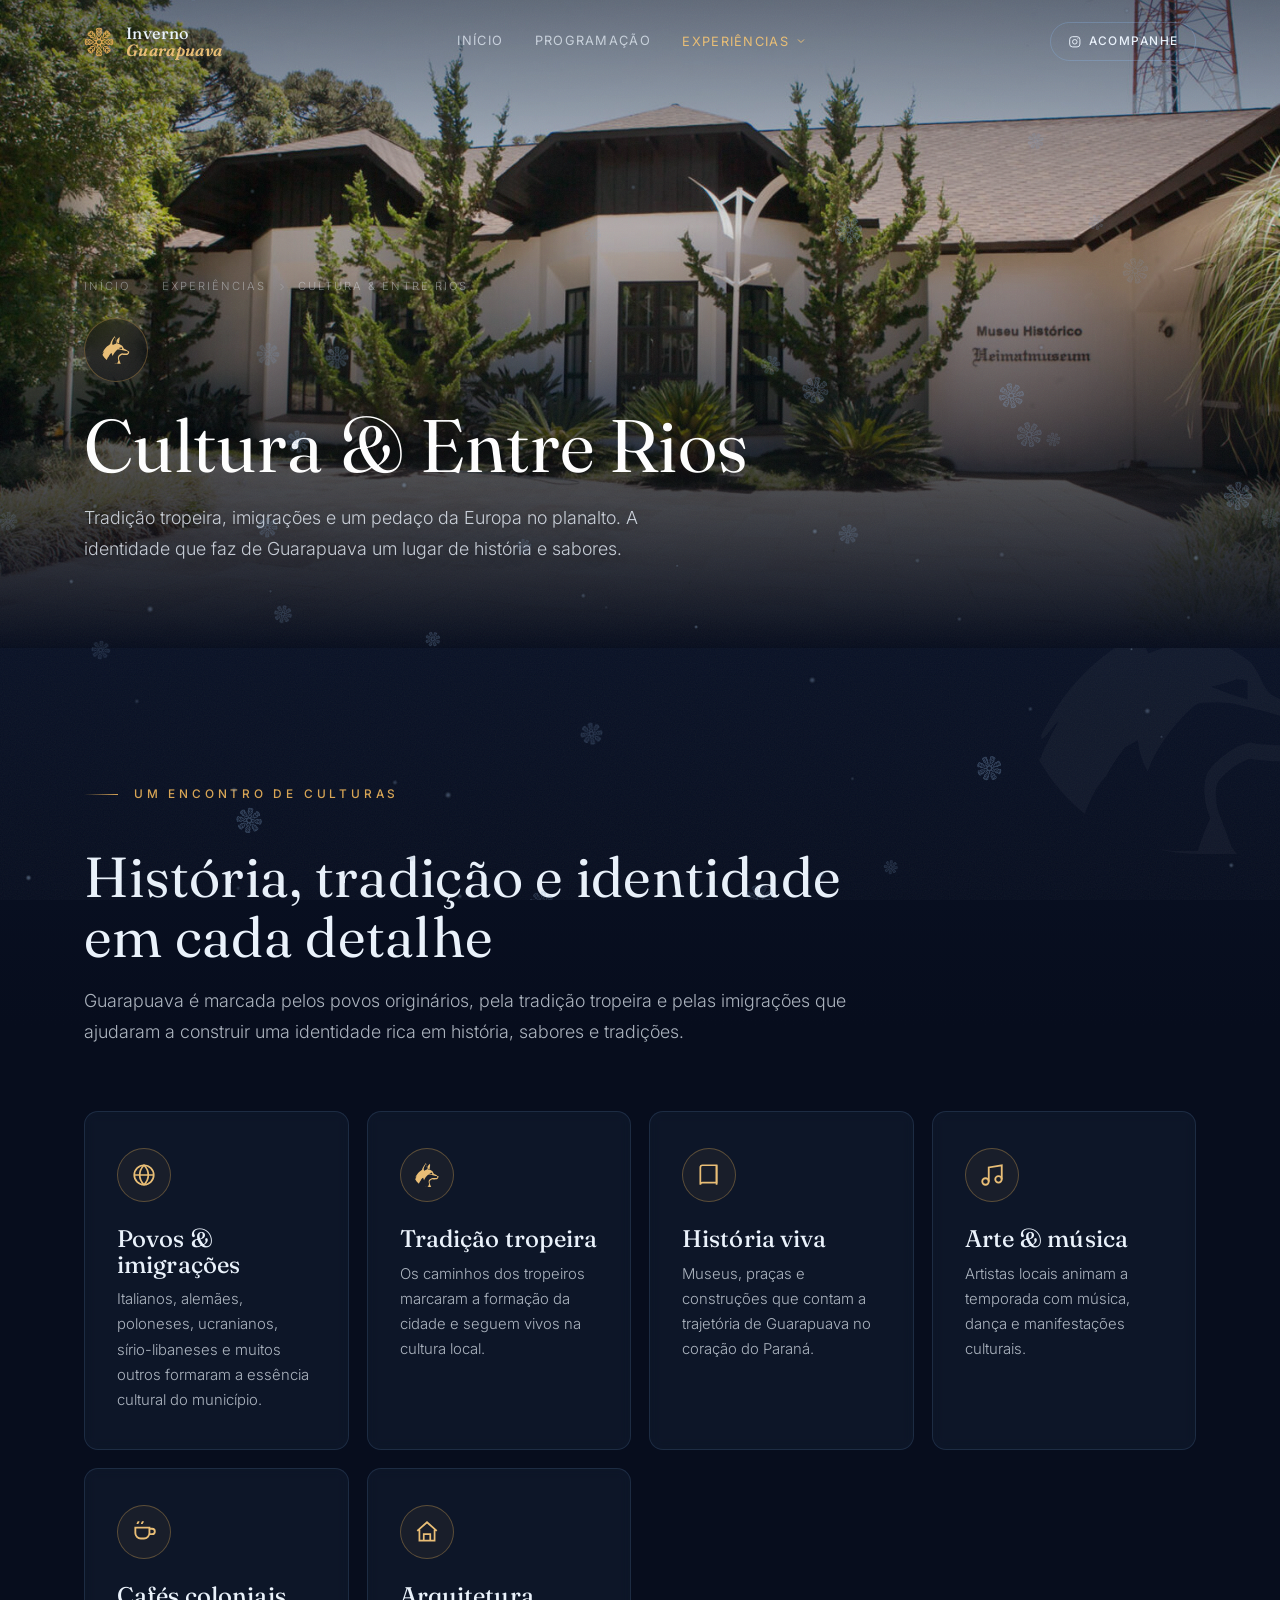
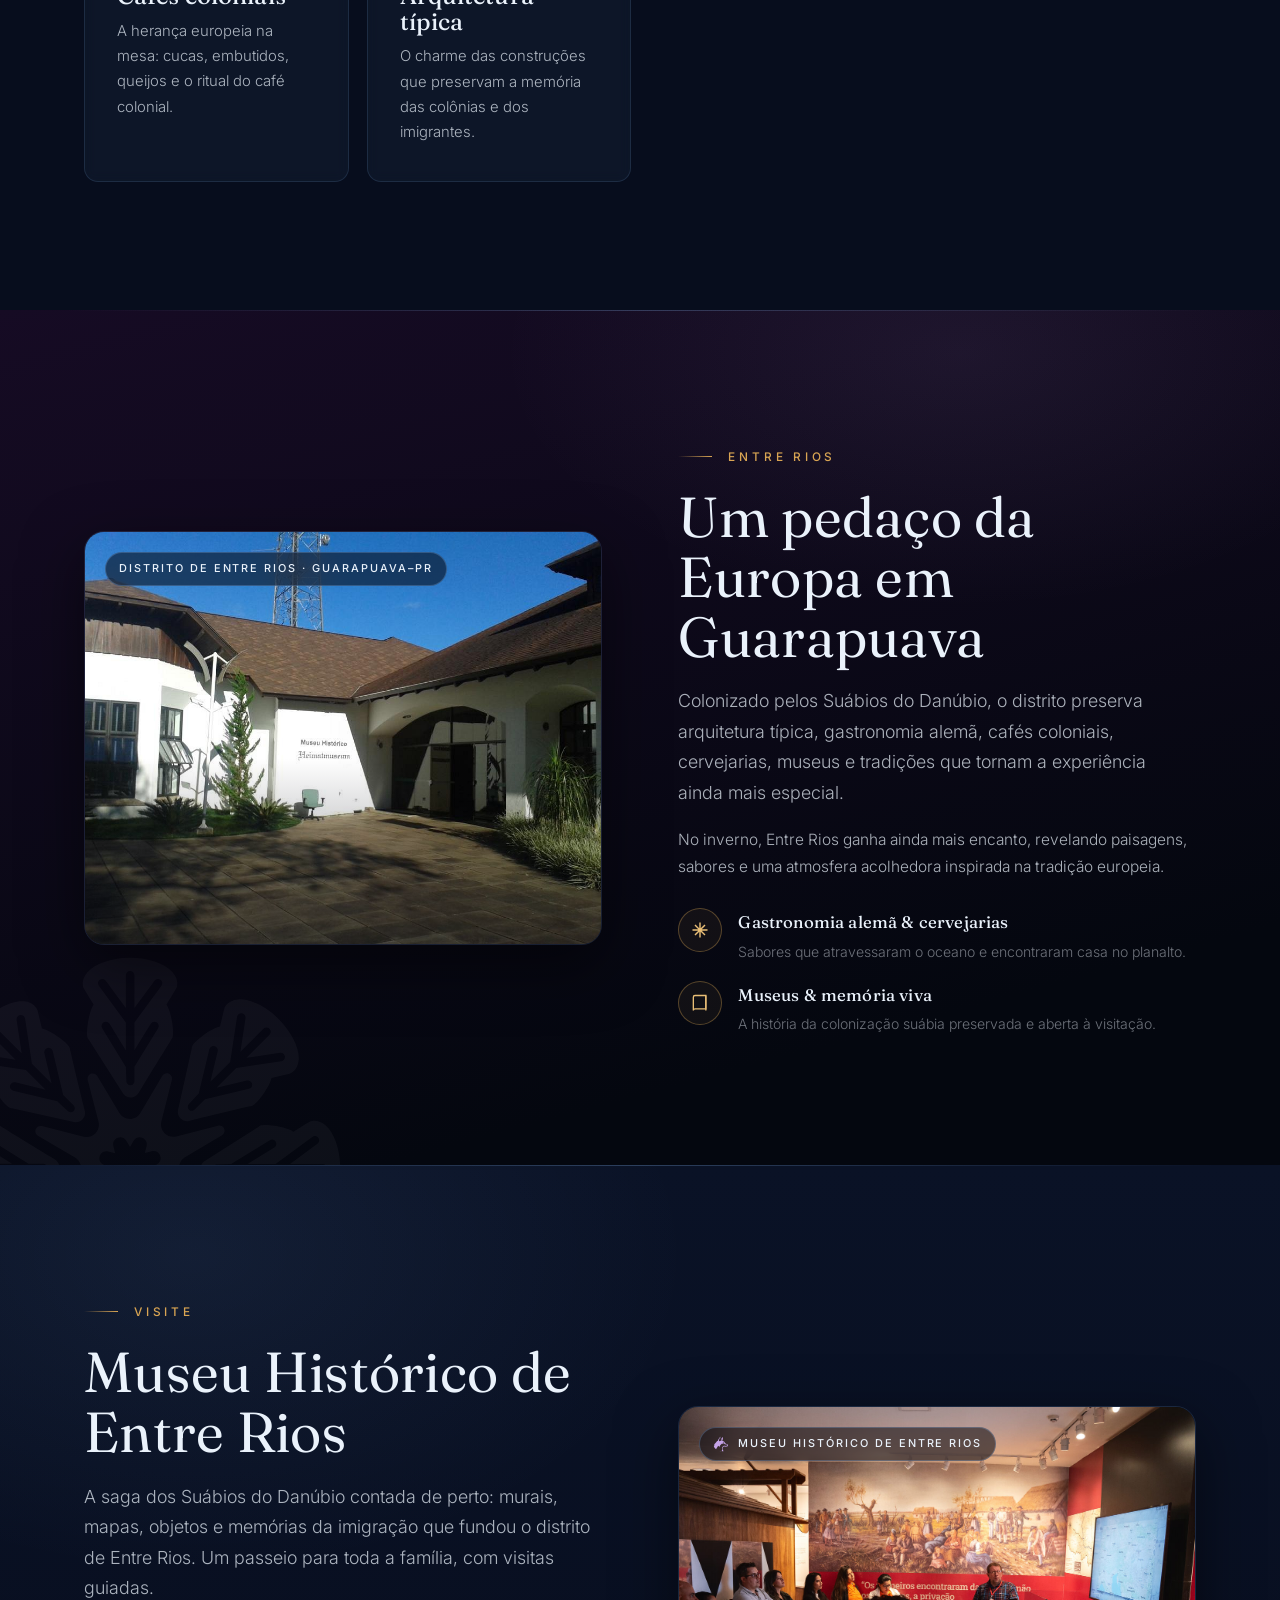
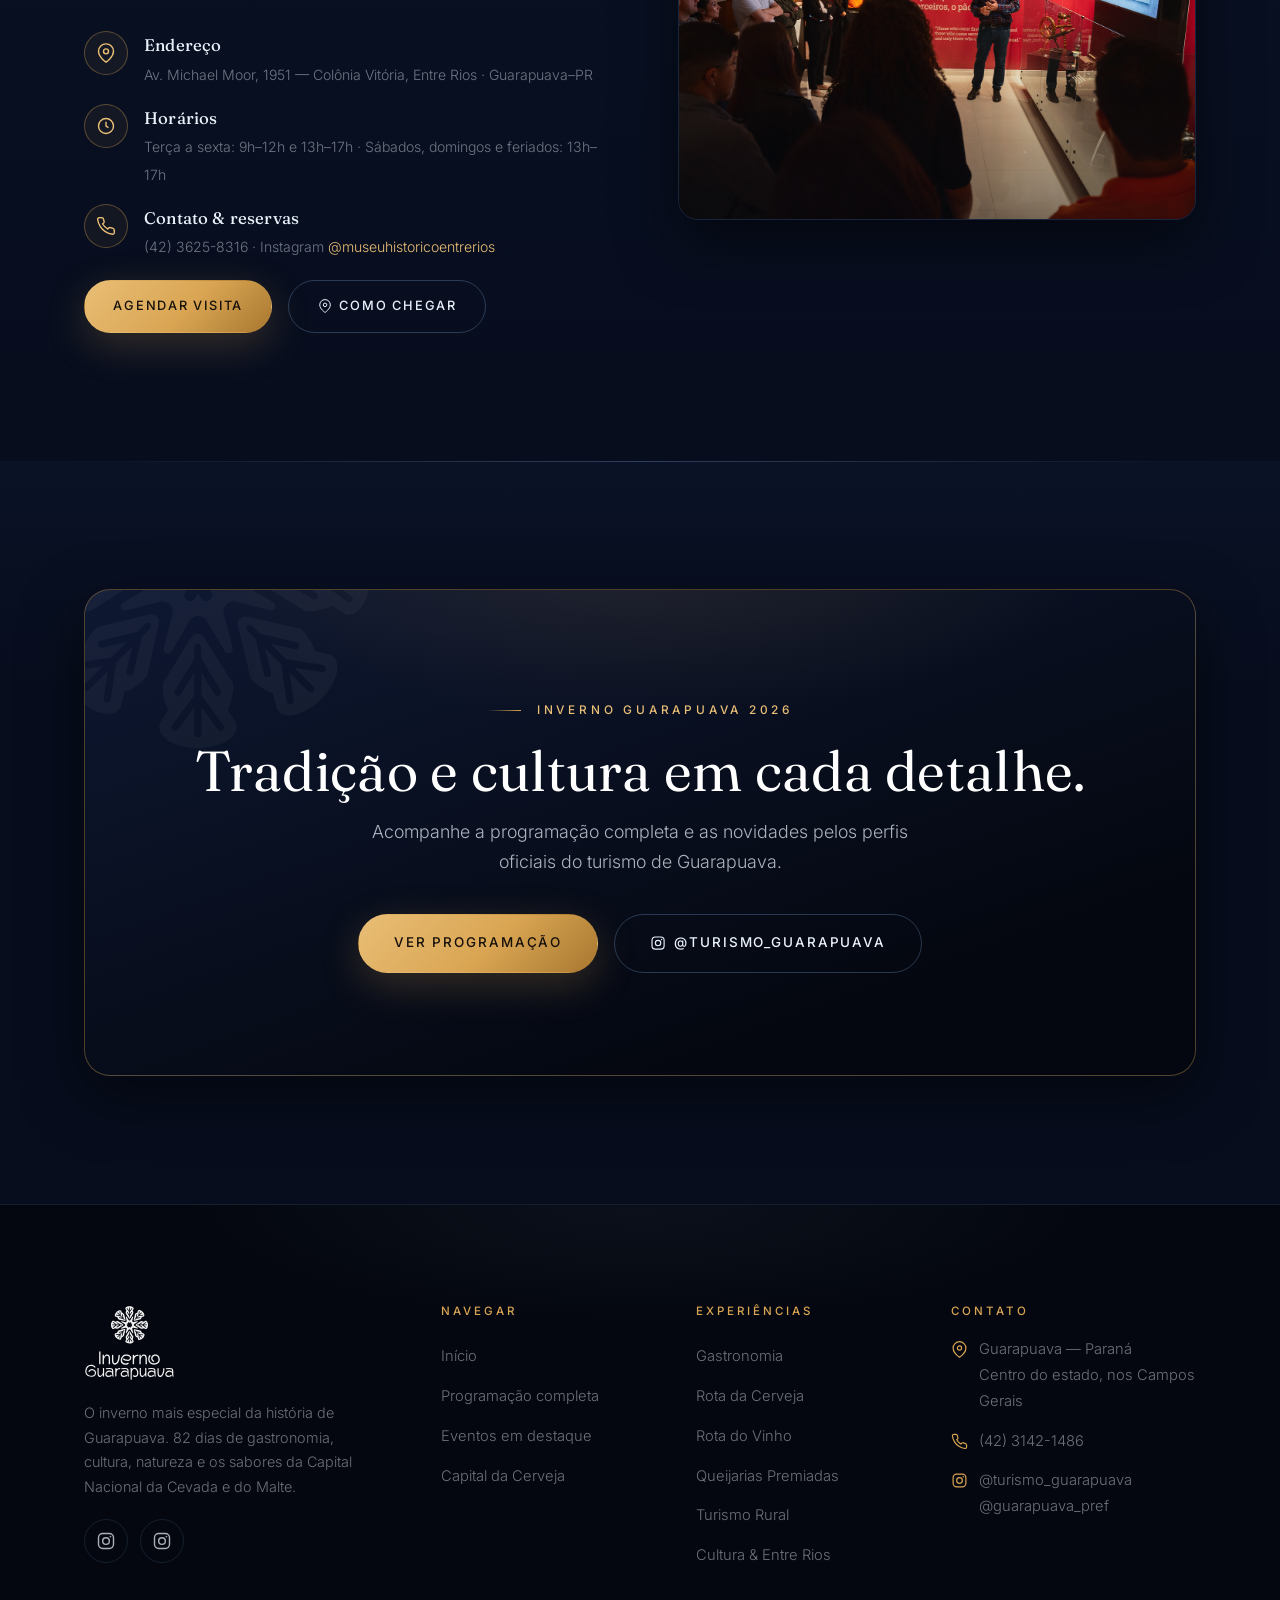
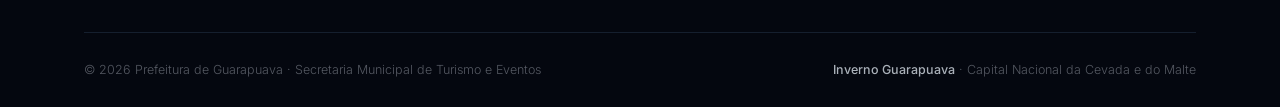
<file: cultura.html>
<!DOCTYPE html>
<html lang="pt-BR">
<head>
<meta charset="UTF-8">
<meta name="viewport" content="width=device-width, initial-scale=1">
<title>Cultura &amp; Entre Rios · Inverno Guarapuava 2026</title>
<meta name="description" content="Tradição tropeira, imigrações e a colonização suábia de Entre Rios — um pedaço da Europa em Guarapuava. Cultura, história e gastronomia alemã no inverno.">
<meta property="og:title" content="Cultura &amp; Entre Rios · Inverno Guarapuava 2026"><meta property="og:description" content="Tradição tropeira, imigrações e a colonização suábia de Entre Rios — um pedaço da Europa em Guarapuava. Cultura, história e gastronomia alemã no inverno.">
<link rel="icon" type="image/png" href="assets/brand/favicon.png">
<link rel="apple-touch-icon" href="assets/brand/apple-touch-icon.png">
<link rel="preconnect" href="https://fonts.googleapis.com"><link rel="preconnect" href="https://fonts.gstatic.com" crossorigin><link href="https://fonts.googleapis.com/css2?family=Fraunces:ital,opsz,wght@0,9..144,300..700;1,9..144,300..700&family=Inter:wght@300..600&display=swap" rel="stylesheet">
<link rel="stylesheet" href="assets/css/style.css">
</head>
<body data-page="cultura">
<canvas id="snow" aria-hidden="true"></canvas>

<section class="subhero">
  <div class="bg g-cultura"><img src="assets/img/museu.jpg" alt="Fachada do Museu Histórico de Entre Rios (Heimatmuseum)" onerror="this.remove()"></div>
  <div class="watermark" aria-hidden="true"><span class="ic-mask" style="--m:url('../brand/icons/lobo.svg')"></span></div>
  <div class="container">
    <nav class="breadcrumb"><a href="index.html">Início</a><svg viewBox="0 0 24 24" fill="none" stroke="currentColor" stroke-width="2"><path d="M9 6l6 6-6 6"/></svg><a href="index.html#experiencias">Experiências</a><svg viewBox="0 0 24 24" fill="none" stroke="currentColor" stroke-width="2"><path d="M9 6l6 6-6 6"/></svg><span>Cultura &amp; Entre Rios</span></nav>
    <div class="ic-badge"><span class="ic-mask" style="--m:url('../brand/icons/lobo.svg')"></span></div>
    <h1 class="reveal">Cultura &amp; Entre Rios</h1>
    <p class="lead reveal d1">Tradição tropeira, imigrações e um pedaço da Europa no planalto. A identidade que faz de Guarapuava um lugar de história e sabores.</p>
  </div>
</section>


<section class="section bg-paper">
  <span class="motif" style="top:-8%;right:-5%;width:320px;height:320px;color:#efe7f0"><span class="ic-mask" style="--m:url('../brand/icons/lobo.svg');width:320px;height:320px"></span></span>
  <div class="container">
    <div class="head reveal" style="max-width:840px">
      <span class="kicker">Um encontro de culturas</span>
      <h2 class="section-title mt-s">História, tradição e identidade em cada detalhe</h2>
      <p class="lead mt-s">Guarapuava é marcada pelos povos originários, pela tradição tropeira e pelas imigrações que ajudaram a construir uma identidade rica em história, sabores e tradições.</p></div>
    <div class="cards">
      <article class="card reveal"><div class="ic"><svg viewBox="0 0 24 24" fill="none" stroke="currentColor" stroke-width="1.6"><circle cx="12" cy="12" r="9"/><path d="M3 12h18M12 3c2.5 2.5 4 6 4 9s-1.5 6.5-4 9c-2.5-2.5-4-6-4-9s1.5-6.5 4-9z"/></svg></div><h3>Povos &amp; imigrações</h3><p>Italianos, alemães, poloneses, ucranianos, sírio-libaneses e muitos outros formaram a essência cultural do município.</p></article>
      <article class="card reveal"><div class="ic"><span class="ic-mask" style="--m:url('../brand/icons/lobo.svg')"></span></div><h3>Tradição tropeira</h3><p>Os caminhos dos tropeiros marcaram a formação da cidade e seguem vivos na cultura local.</p></article>
      <article class="card reveal"><div class="ic"><svg viewBox="0 0 24 24" fill="none" stroke="currentColor" stroke-width="1.6"><path d="M4 5a2 2 0 0 1 2-2h13v16H6a2 2 0 0 0-2 2z"/><path d="M19 3v18"/></svg></div><h3>História viva</h3><p>Museus, praças e construções que contam a trajetória de Guarapuava no coração do Paraná.</p></article>
      <article class="card reveal"><div class="ic"><svg viewBox="0 0 24 24" fill="none" stroke="currentColor" stroke-width="1.7"><path d="M9 18V5l12-2v13"/><circle cx="6" cy="18" r="3"/><circle cx="18" cy="16" r="3"/></svg></div><h3>Arte &amp; música</h3><p>Artistas locais animam a temporada com música, dança e manifestações culturais.</p></article>
      <article class="card reveal"><div class="ic"><svg viewBox="0 0 24 24" fill="none" stroke="currentColor" stroke-width="1.7"><path d="M4 8h13v5a5 5 0 0 1-5 5H9a5 5 0 0 1-5-5z"/><path d="M17 9h2.5a2.5 2.5 0 0 1 0 5H17M7 2c0 1-1 1.5-1 2.5M11 2c0 1-1 1.5-1 2.5"/></svg></div><h3>Cafés coloniais</h3><p>A herança europeia na mesa: cucas, embutidos, queijos e o ritual do café colonial.</p></article>
      <article class="card reveal"><div class="ic"><svg viewBox="0 0 24 24" fill="none" stroke="currentColor" stroke-width="1.6"><path d="M3 11l9-8 9 8M5 10v10h14V10"/><path d="M9 20v-6h6v6"/></svg></div><h3>Arquitetura típica</h3><p>O charme das construções que preservam a memória das colônias e dos imigrantes.</p></article>
    </div>
  </div>
</section>
<section class="section bg-plum panel hill">
  <span class="motif ic" style="bottom:-26%;left:-7%;width:440px;height:440px;color:#fff;--m:url('../brand/snowflake-white.svg')"></span>
  <div class="container feature">
    <div class="feature-media reveal">
      <img src="assets/img/cultura.jpg" alt="Museu Histórico de Entre Rios, no distrito de Entre Rios" loading="lazy">
      <span class="badge">Distrito de Entre Rios · Guarapuava–PR</span>
    </div>
    <div class="copy">
      <span class="kicker reveal">Entre Rios</span>
      <h2 class="section-title reveal d1 mt-s">Um pedaço da Europa em Guarapuava</h2>
      <p class="lead reveal d2 mt-s">Colonizado pelos Suábios do Danúbio, o distrito preserva arquitetura típica, gastronomia alemã, cafés coloniais, cervejarias, museus e tradições que tornam a experiência ainda mais especial.</p>
      <p class="reveal d2">No inverno, Entre Rios ganha ainda mais encanto, revelando paisagens, sabores e uma atmosfera acolhedora inspirada na tradição europeia.</p>
      <ul class="f-list">
        <li class="reveal"><span class="fi"><svg viewBox="0 0 24 24" fill="none" stroke="currentColor" stroke-width="1.7"><path d="M12 3v18M3 12h18M6 6l12 12M18 6 6 18"/></svg></span><div><b>Gastronomia alemã &amp; cervejarias</b><span>Sabores que atravessaram o oceano e encontraram casa no planalto.</span></div></li>
        <li class="reveal d1"><span class="fi"><svg viewBox="0 0 24 24" fill="none" stroke="currentColor" stroke-width="1.6"><path d="M4 5a2 2 0 0 1 2-2h13v16H6a2 2 0 0 0-2 2z"/><path d="M19 3v18"/></svg></span><div><b>Museus &amp; memória viva</b><span>A história da colonização suábia preservada e aberta à visitação.</span></div></li>
      </ul>
    </div>
  </div>
</section>

<section class="section bg-frost">
  <div class="container feature rev">
    <div class="feature-media reveal">
      <img src="assets/img/museu-interno.jpg" alt="Visita guiada no Museu Histórico de Entre Rios, com o mural da imigração suábia ao fundo" loading="lazy" onerror="this.remove()">
      <span class="badge"><span class="ic-mask" style="--m:url('../brand/icons/lobo.svg');width:16px;height:16px;color:var(--lilac)"></span> Museu Histórico de Entre Rios</span>
    </div>
    <div class="copy">
      <span class="kicker reveal">Visite</span>
      <h2 class="section-title reveal d1 mt-s">Museu Histórico de Entre Rios</h2>
      <p class="lead reveal d2 mt-s">A saga dos Suábios do Danúbio contada de perto: murais, mapas, objetos e memórias da imigração que fundou o distrito de Entre Rios. Um passeio para toda a família, com visitas guiadas.</p>
      <ul class="f-list">
        <li class="reveal"><span class="fi"><svg viewBox="0 0 24 24" fill="none" stroke="currentColor" stroke-width="1.7"><path d="M21 10c0 7-9 13-9 13s-9-6-9-13a9 9 0 0 1 18 0z"/><circle cx="12" cy="10" r="3"/></svg></span><div><b>Endereço</b><span>Av. Michael Moor, 1951 — Colônia Vitória, Entre Rios · Guarapuava–PR</span></div></li>
        <li class="reveal d1"><span class="fi"><svg viewBox="0 0 24 24" fill="none" stroke="currentColor" stroke-width="1.7"><circle cx="12" cy="12" r="9"/><path d="M12 7v5l3 2"/></svg></span><div><b>Horários</b><span>Terça a sexta: 9h–12h e 13h–17h · Sábados, domingos e feriados: 13h–17h</span></div></li>
        <li class="reveal d2"><span class="fi"><svg viewBox="0 0 24 24" fill="none" stroke="currentColor" stroke-width="1.7"><path d="M22 16.9v3a2 2 0 0 1-2.2 2 19.8 19.8 0 0 1-8.6-3.1 19.5 19.5 0 0 1-6-6A19.8 19.8 0 0 1 2 4.2 2 2 0 0 1 4 2h3a2 2 0 0 1 2 1.7c.1.9.4 1.8.7 2.7a2 2 0 0 1-.5 2.1L8 9.6a16 16 0 0 0 6 6l1.1-1.2a2 2 0 0 1 2.1-.5c.9.3 1.8.6 2.7.7a2 2 0 0 1 1.7 2z"/></svg></span><div><b>Contato &amp; reservas</b><span>(42) 3625-8316 · Instagram <a href="https://www.instagram.com/museuhistoricoentrerios" target="_blank" rel="noopener" style="color:var(--gold-bright)">@museuhistoricoentrerios</a></span></div></li>
      </ul>
      <div class="hero-actions reveal d2 mt-s">
        <a class="btn btn-gold" href="https://suabios.com.br/agendar-visita/" target="_blank" rel="noopener">Agendar visita</a>
        <a class="btn btn-outline" href="https://maps.app.goo.gl/rS7cXBhPtKKYgm9V7Av" target="_blank" rel="noopener"><svg viewBox="0 0 24 24" fill="none" stroke="currentColor" stroke-width="1.7" style="width:1.1em;height:1.1em"><path d="M21 10c0 7-9 13-9 13s-9-6-9-13a9 9 0 0 1 18 0z"/><circle cx="12" cy="10" r="3"/></svg> Como chegar</a>
      </div>
    </div>
  </div>
</section>

<section class="section bg-paper">
  <div class="container">
    <div class="cta reveal">
      <span class="motif ic" style="top:-40%;left:-6%;width:360px;height:360px;color:#fff;--m:url('../brand/snowflake-white.svg')"></span>
      <span class="kicker" style="justify-content:center;color:var(--gold-bright)">Inverno Guarapuava 2026</span>
      <h2 class="section-title mt-s">Tradição e cultura em cada detalhe.</h2>
      <p class="lead">Acompanhe a programação completa e as novidades pelos perfis oficiais do turismo de Guarapuava.</p>
      <div class="hero-actions">
        <a class="btn btn-primary btn-lg" href="cronograma.html">Ver programação</a>
        <a class="btn btn-outline btn-lg" href="https://www.instagram.com/turismo_guarapuava/" target="_blank" rel="noopener"><svg viewBox="0 0 24 24" fill="none" stroke="currentColor" stroke-width="1.7"><rect x="3" y="3" width="18" height="18" rx="5"/><circle cx="12" cy="12" r="4"/><circle cx="17.3" cy="6.7" r="1" fill="currentColor" stroke="none"/></svg> @turismo_guarapuava</a>
      </div>
    </div>
  </div>
</section>

<script src="assets/js/main.js"></script>
</body>
</html>
</file>
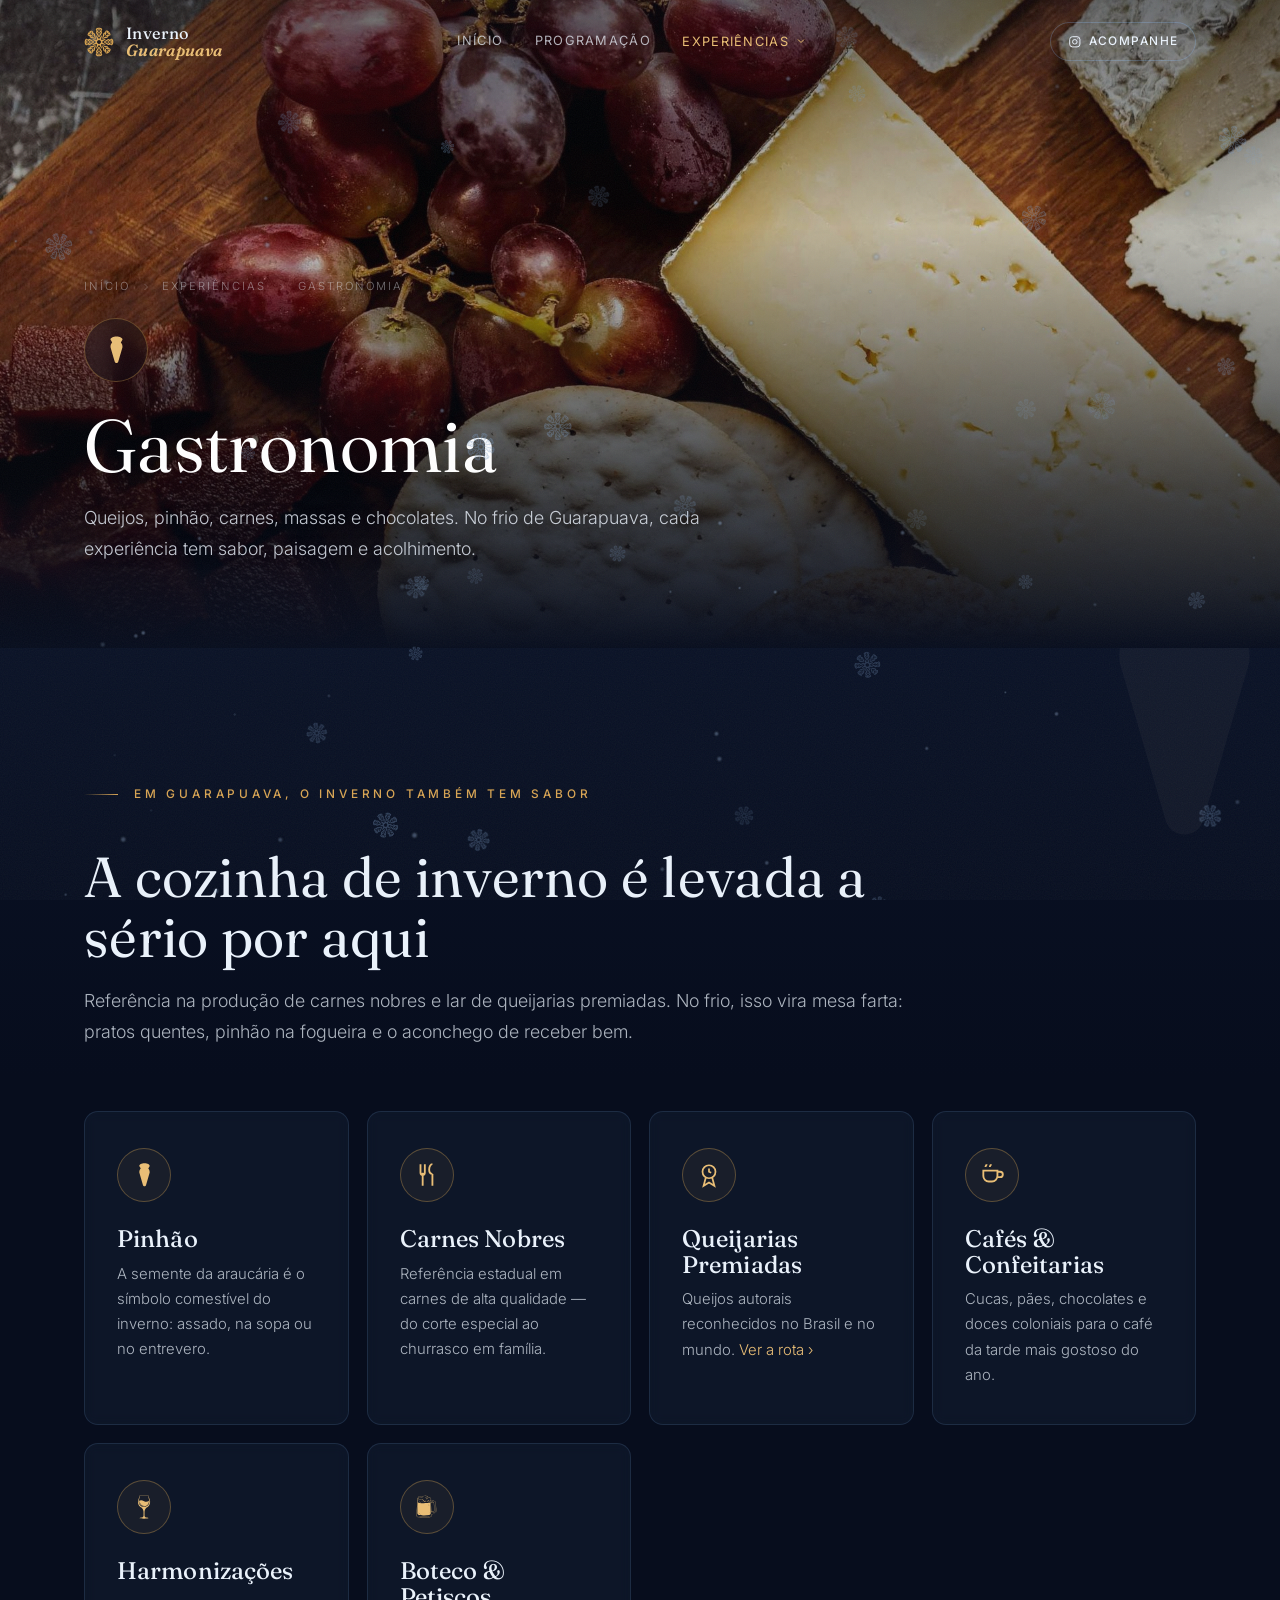
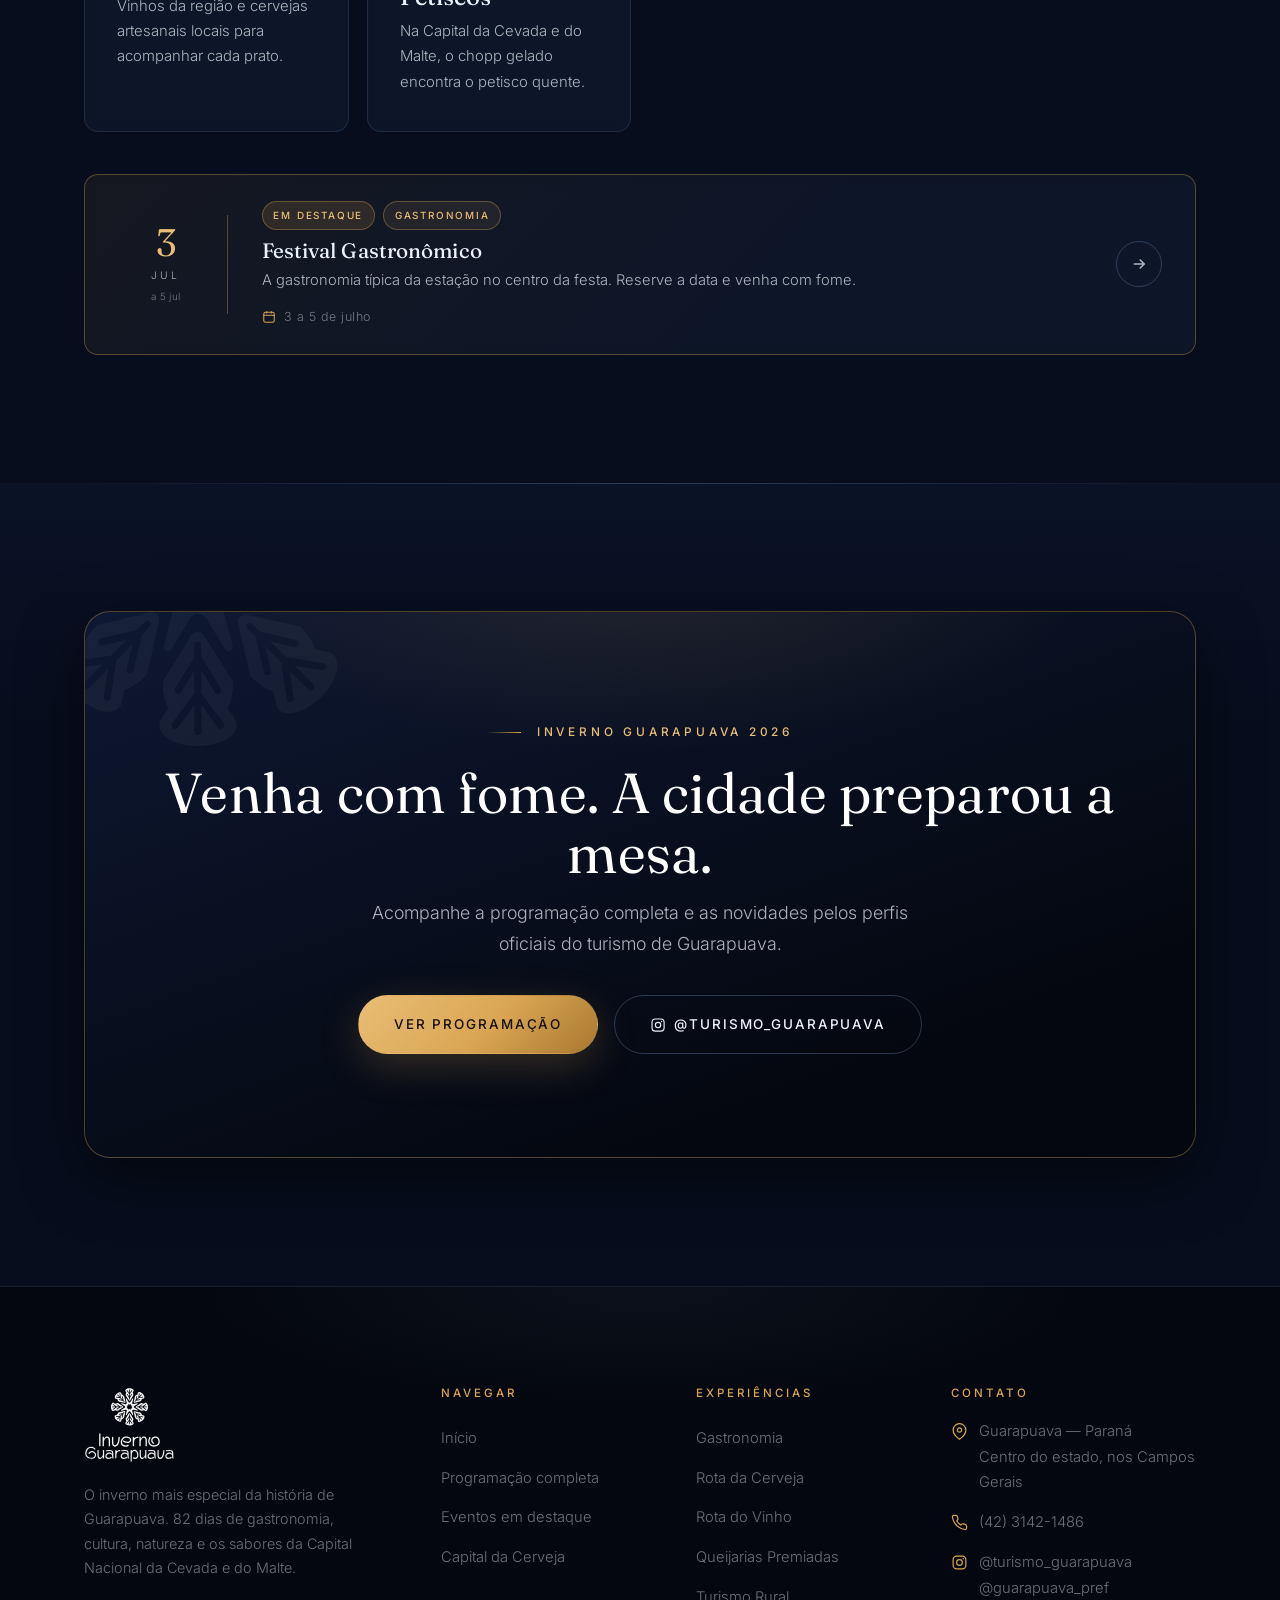
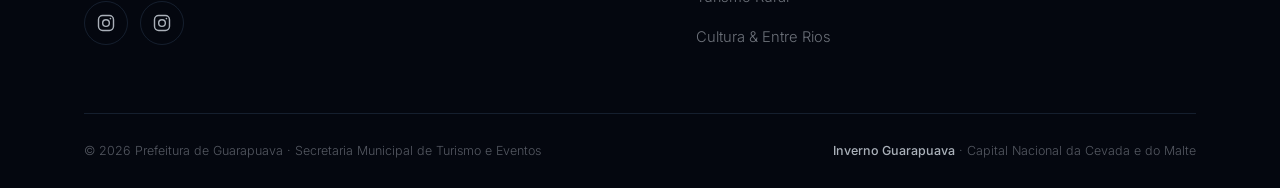
<file: gastronomia.html>
<!DOCTYPE html>
<html lang="pt-BR">
<head>
<meta charset="UTF-8">
<meta name="viewport" content="width=device-width, initial-scale=1">
<title>Gastronomia · Inverno Guarapuava 2026</title>
<meta name="description" content="Carnes nobres, pinhão, queijarias premiadas e a cozinha afetiva de inverno que faz de Guarapuava uma referência gastronômica no Paraná.">
<meta property="og:title" content="Gastronomia · Inverno Guarapuava 2026"><meta property="og:description" content="Carnes nobres, pinhão, queijarias premiadas e a cozinha afetiva de inverno que faz de Guarapuava uma referência gastronômica no Paraná.">
<link rel="icon" type="image/png" href="assets/brand/favicon.png">
<link rel="apple-touch-icon" href="assets/brand/apple-touch-icon.png">
<link rel="preconnect" href="https://fonts.googleapis.com"><link rel="preconnect" href="https://fonts.gstatic.com" crossorigin><link href="https://fonts.googleapis.com/css2?family=Fraunces:ital,opsz,wght@0,9..144,300..700;1,9..144,300..700&family=Inter:wght@300..600&display=swap" rel="stylesheet">
<link rel="stylesheet" href="assets/css/style.css">
</head>
<body data-page="gastronomia">
<canvas id="snow" aria-hidden="true"></canvas>

<section class="subhero">
  <div class="bg g-gastro"><img src="assets/img/gastronomia.jpg" alt="Gastronomia de inverno em Guarapuava" onerror="this.remove()"></div>
  <div class="watermark" aria-hidden="true"><span class="ic-mask" style="--m:url('../brand/icons/pinhao.svg')"></span></div>
  <div class="container">
    <nav class="breadcrumb"><a href="index.html">Início</a><svg viewBox="0 0 24 24" fill="none" stroke="currentColor" stroke-width="2"><path d="M9 6l6 6-6 6"/></svg><a href="index.html#experiencias">Experiências</a><svg viewBox="0 0 24 24" fill="none" stroke="currentColor" stroke-width="2"><path d="M9 6l6 6-6 6"/></svg><span>Gastronomia</span></nav>
    <div class="ic-badge"><span class="ic-mask" style="--m:url('../brand/icons/pinhao.svg')"></span></div>
    <h1 class="reveal">Gastronomia</h1>
    <p class="lead reveal d1">Queijos, pinhão, carnes, massas e chocolates. No frio de Guarapuava, cada experiência tem sabor, paisagem e acolhimento.</p>
  </div>
</section>


<section class="section bg-paper">
  <span class="motif" style="top:-8%;right:-5%;width:320px;height:320px;color:#f3e3d6"><span class="ic-mask" style="--m:url('../brand/icons/pinhao.svg');width:320px;height:320px"></span></span>
  <div class="container">
    <div class="head reveal" style="max-width:820px">
      <span class="kicker">Em Guarapuava, o inverno também tem sabor</span>
      <h2 class="section-title mt-s">A cozinha de inverno é levada a sério por aqui</h2>
      <p class="lead mt-s">Referência na produção de carnes nobres e lar de queijarias premiadas. No frio, isso vira mesa farta: pratos quentes, pinhão na fogueira e o aconchego de receber bem.</p>
    </div>
    <div class="cards">
      <article class="card reveal"><div class="ic"><span class="ic-mask" style="--m:url('../brand/icons/pinhao.svg')"></span></div><h3>Pinhão</h3><p>A semente da araucária é o símbolo comestível do inverno: assado, na sopa ou no entrevero.</p></article>
      <article class="card reveal"><div class="ic"><svg viewBox="0 0 24 24" fill="none" stroke="currentColor" stroke-width="1.7"><path d="M6 2v8a2 2 0 0 0 4 0V2M8 10v12M17 2c-1.7 0-3 2-3 5s1.3 4 3 4m0 0v11"/></svg></div><h3>Carnes Nobres</h3><p>Referência estadual em carnes de alta qualidade — do corte especial ao churrasco em família.</p></article>
      <article class="card reveal"><div class="ic"><svg viewBox="0 0 24 24" fill="none" stroke="currentColor" stroke-width="1.6"><circle cx="12" cy="9" r="6"/><path d="M9 14.5 7 22l5-3 5 3-2-7.5"/><path d="M12 6v3l2 1"/></svg></div><h3>Queijarias Premiadas</h3><p>Queijos autorais reconhecidos no Brasil e no mundo. <a href="queijarias.html" style="color:var(--gold-bright)">Ver a rota &rsaquo;</a></p></article>
      <article class="card reveal"><div class="ic"><svg viewBox="0 0 24 24" fill="none" stroke="currentColor" stroke-width="1.7"><path d="M4 8h13v5a5 5 0 0 1-5 5H9a5 5 0 0 1-5-5z"/><path d="M17 9h2.5a2.5 2.5 0 0 1 0 5H17M7 2c0 1-1 1.5-1 2.5M11 2c0 1-1 1.5-1 2.5"/></svg></div><h3>Cafés &amp; Confeitarias</h3><p>Cucas, pães, chocolates e doces coloniais para o café da tarde mais gostoso do ano.</p></article>
      <article class="card reveal"><div class="ic"><span class="ic-mask" style="--m:url('../brand/icons/vinho.svg')"></span></div><h3>Harmonizações</h3><p>Vinhos da região e cervejas artesanais locais para acompanhar cada prato.</p></article>
      <article class="card reveal"><div class="ic"><span class="ic-mask" style="--m:url('../brand/icons/beer.svg')"></span></div><h3>Boteco &amp; Petiscos</h3><p>Na Capital da Cevada e do Malte, o chopp gelado encontra o petisco quente.</p></article>
    </div>
    <div class="event feat reveal" style="margin-top:42px">
      <div class="date"><span class="d">3</span><span class="m">Jul</span><span class="rg">a 5 jul</span></div>
      <div><div class="tags"><span class="tag feat-pill">Em destaque</span><span class="tag t-gastro">Gastronomia</span></div>
        <h3>Festival Gastronômico</h3><p>A gastronomia típica da estação no centro da festa. Reserve a data e venha com fome.</p>
        <div class="meta"><span><svg viewBox="0 0 24 24" fill="none" stroke="currentColor" stroke-width="1.8"><rect x="3" y="4" width="18" height="17" rx="3"/><path d="M3 9h18M8 2v4M16 2v4"/></svg> 3 a 5 de julho</span></div></div>
      <div class="go" aria-hidden="true"><svg viewBox="0 0 24 24" fill="none" stroke="currentColor" stroke-width="2"><path d="M5 12h14M13 6l6 6-6 6"/></svg></div>
    </div>
  </div>
</section>

<section class="section bg-paper">
  <div class="container">
    <div class="cta reveal">
      <span class="motif ic" style="top:-40%;left:-6%;width:360px;height:360px;color:#fff;--m:url('../brand/snowflake-white.svg')"></span>
      <span class="kicker" style="justify-content:center;color:var(--gold-bright)">Inverno Guarapuava 2026</span>
      <h2 class="section-title mt-s">Venha com fome. A cidade preparou a mesa.</h2>
      <p class="lead">Acompanhe a programação completa e as novidades pelos perfis oficiais do turismo de Guarapuava.</p>
      <div class="hero-actions">
        <a class="btn btn-primary btn-lg" href="cronograma.html">Ver programação</a>
        <a class="btn btn-outline btn-lg" href="https://www.instagram.com/turismo_guarapuava/" target="_blank" rel="noopener"><svg viewBox="0 0 24 24" fill="none" stroke="currentColor" stroke-width="1.7"><rect x="3" y="3" width="18" height="18" rx="5"/><circle cx="12" cy="12" r="4"/><circle cx="17.3" cy="6.7" r="1" fill="currentColor" stroke="none"/></svg> @turismo_guarapuava</a>
      </div>
    </div>
  </div>
</section>

<script src="assets/js/main.js"></script>
</body>
</html>
</file>
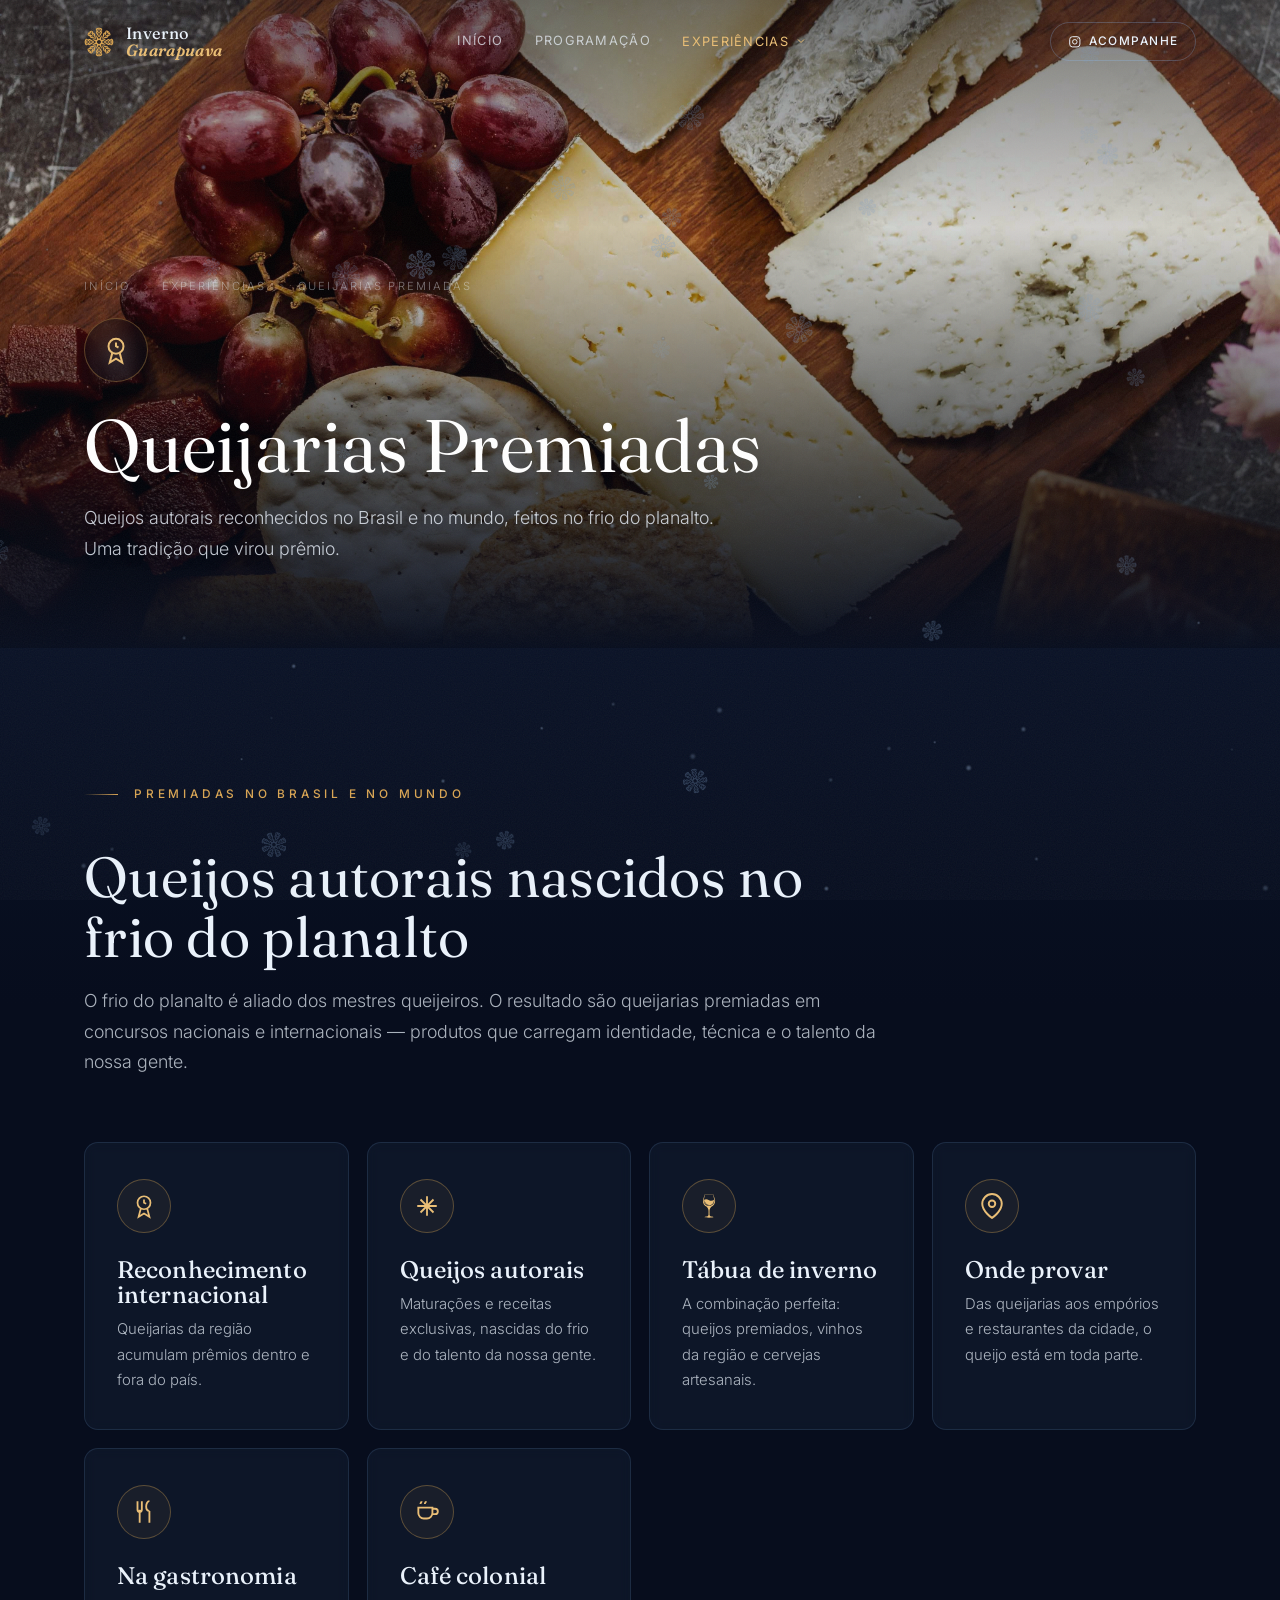
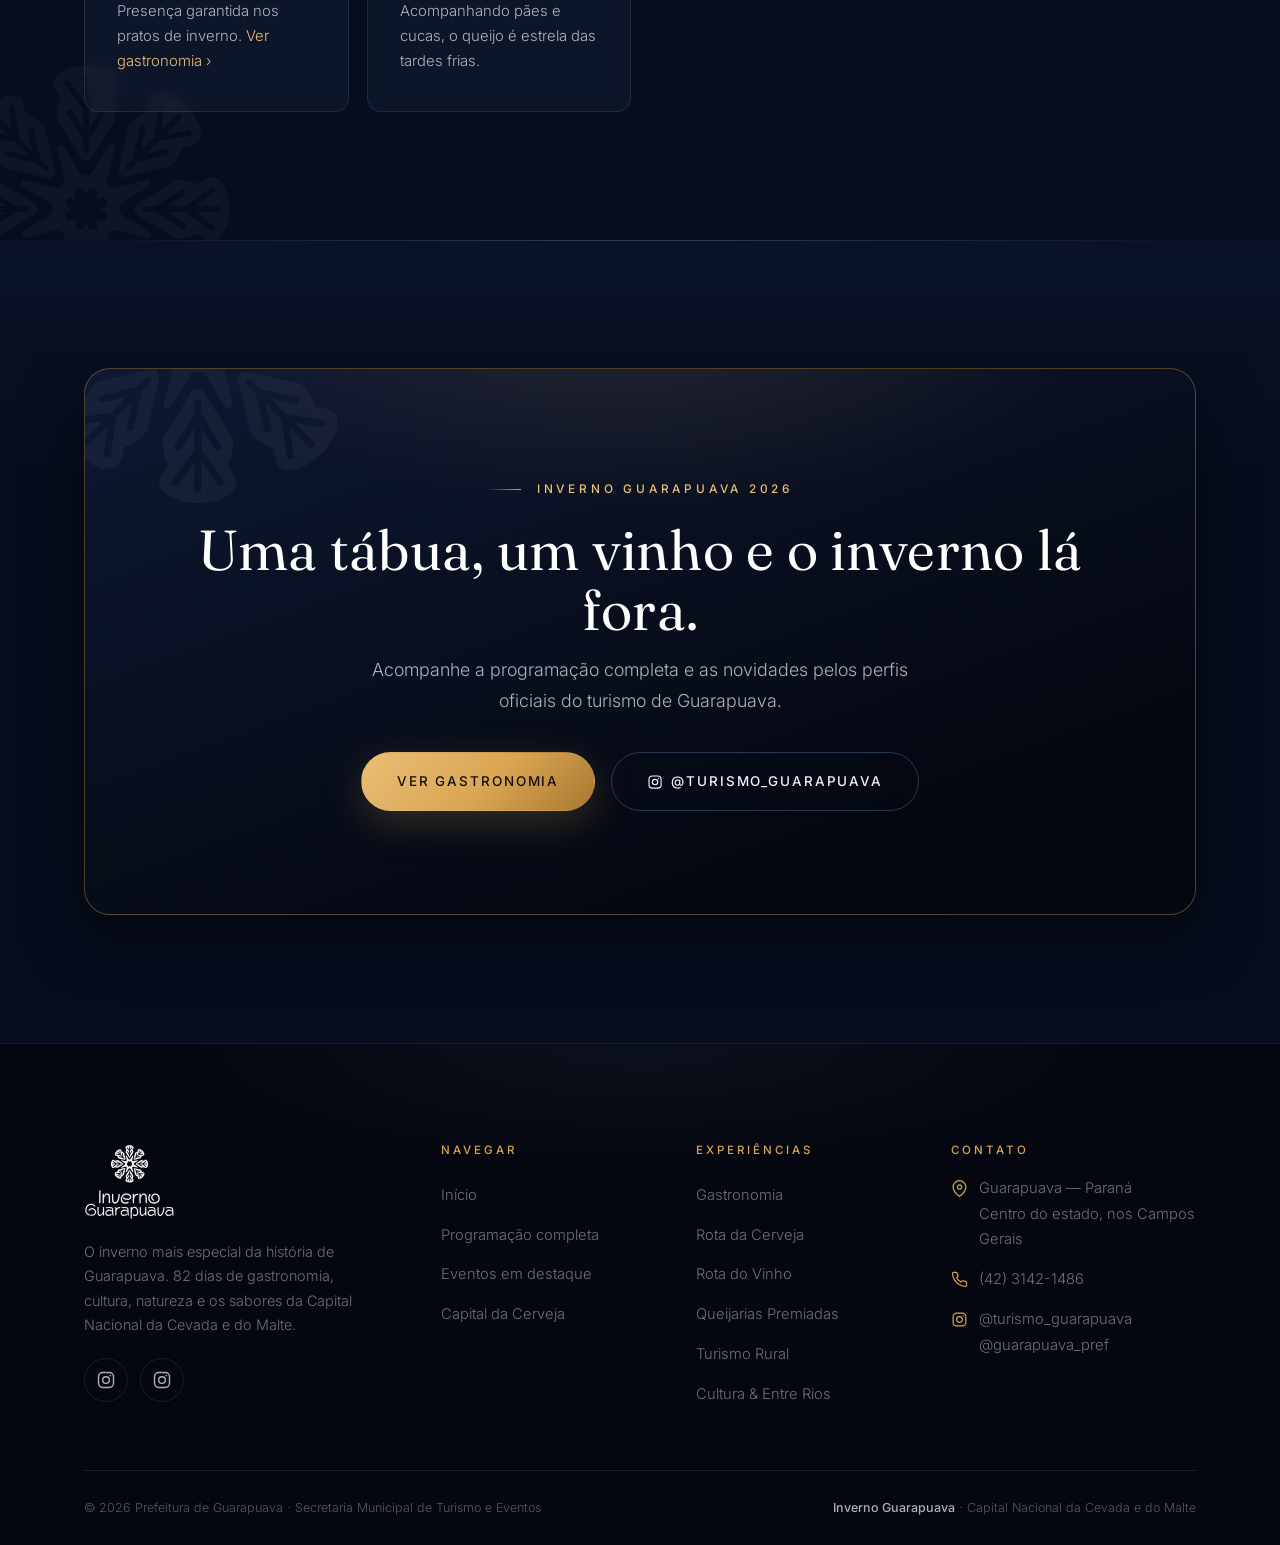
<file: queijarias.html>
<!DOCTYPE html>
<html lang="pt-BR">
<head>
<meta charset="UTF-8">
<meta name="viewport" content="width=device-width, initial-scale=1">
<title>Queijarias Premiadas · Inverno Guarapuava 2026</title>
<meta name="description" content="Queijarias premiadas no Brasil e no mundo, nascidas no frio do planalto de Guarapuava. Conheça os queijos autorais da região.">
<meta property="og:title" content="Queijarias Premiadas · Inverno Guarapuava 2026"><meta property="og:description" content="Queijarias premiadas no Brasil e no mundo, nascidas no frio do planalto de Guarapuava. Conheça os queijos autorais da região.">
<link rel="icon" type="image/png" href="assets/brand/favicon.png">
<link rel="apple-touch-icon" href="assets/brand/apple-touch-icon.png">
<link rel="preconnect" href="https://fonts.googleapis.com"><link rel="preconnect" href="https://fonts.gstatic.com" crossorigin><link href="https://fonts.googleapis.com/css2?family=Fraunces:ital,opsz,wght@0,9..144,300..700;1,9..144,300..700&family=Inter:wght@300..600&display=swap" rel="stylesheet">
<link rel="stylesheet" href="assets/css/style.css">
</head>
<body data-page="queijarias">
<canvas id="snow" aria-hidden="true"></canvas>

<section class="subhero">
  <div class="bg g-queijo"><img src="assets/img/queijarias.jpg" alt="Queijos artesanais premiados" onerror="this.remove()"></div>
  <div class="watermark" aria-hidden="true"><svg viewBox="0 0 24 24" fill="none" stroke="currentColor" stroke-width="1.6"><circle cx="12" cy="9" r="6"/><path d="M9 14.5 7 22l5-3 5 3-2-7.5"/><path d="M12 6v3l2 1"/></svg></div>
  <div class="container">
    <nav class="breadcrumb"><a href="index.html">Início</a><svg viewBox="0 0 24 24" fill="none" stroke="currentColor" stroke-width="2"><path d="M9 6l6 6-6 6"/></svg><a href="index.html#experiencias">Experiências</a><svg viewBox="0 0 24 24" fill="none" stroke="currentColor" stroke-width="2"><path d="M9 6l6 6-6 6"/></svg><span>Queijarias Premiadas</span></nav>
    <div class="ic-badge"><svg viewBox="0 0 24 24" fill="none" stroke="currentColor" stroke-width="1.6"><circle cx="12" cy="9" r="6"/><path d="M9 14.5 7 22l5-3 5 3-2-7.5"/><path d="M12 6v3l2 1"/></svg></div>
    <h1 class="reveal">Queijarias Premiadas</h1>
    <p class="lead reveal d1">Queijos autorais reconhecidos no Brasil e no mundo, feitos no frio do planalto. Uma tradição que virou prêmio.</p>
  </div>
</section>


<section class="section bg-paper">
  <span class="motif" style="bottom:-10%;left:-5%;width:300px;height:300px;color:#eef0ea"><span class="ic-mask" style="--m:url('../brand/snowflake-white.svg');width:300px;height:300px"></span></span>
  <div class="container">
    <div class="head reveal" style="max-width:820px">
      <span class="kicker">Premiadas no Brasil e no mundo</span>
      <h2 class="section-title mt-s">Queijos autorais nascidos no frio do planalto</h2>
      <p class="lead mt-s">O frio do planalto é aliado dos mestres queijeiros. O resultado são queijarias premiadas em concursos nacionais e internacionais — produtos que carregam identidade, técnica e o talento da nossa gente.</p></div>
    <div class="cards">
      <article class="card reveal"><div class="ic"><svg viewBox="0 0 24 24" fill="none" stroke="currentColor" stroke-width="1.6"><circle cx="12" cy="9" r="6"/><path d="M9 14.5 7 22l5-3 5 3-2-7.5"/><path d="M12 6v3l2 1"/></svg></div><h3>Reconhecimento internacional</h3><p>Queijarias da região acumulam prêmios dentro e fora do país.</p></article>
      <article class="card reveal"><div class="ic"><svg viewBox="0 0 24 24" fill="none" stroke="currentColor" stroke-width="1.7"><path d="M12 3v18M3 12h18M6 6l12 12M18 6 6 18"/></svg></div><h3>Queijos autorais</h3><p>Maturações e receitas exclusivas, nascidas do frio e do talento da nossa gente.</p></article>
      <article class="card reveal"><div class="ic"><span class="ic-mask" style="--m:url('../brand/icons/vinho.svg')"></span></div><h3>Tábua de inverno</h3><p>A combinação perfeita: queijos premiados, vinhos da região e cervejas artesanais.</p></article>
      <article class="card reveal"><div class="ic"><svg viewBox="0 0 24 24" fill="none" stroke="currentColor" stroke-width="1.8"><path d="M21 10c0 7-9 13-9 13s-9-6-9-13a9 9 0 0 1 18 0z"/><circle cx="12" cy="10" r="3"/></svg></div><h3>Onde provar</h3><p>Das queijarias aos empórios e restaurantes da cidade, o queijo está em toda parte.</p></article>
      <article class="card reveal"><div class="ic"><svg viewBox="0 0 24 24" fill="none" stroke="currentColor" stroke-width="1.7"><path d="M6 2v8a2 2 0 0 0 4 0V2M8 10v12M17 2c-1.7 0-3 2-3 5s1.3 4 3 4m0 0v11"/></svg></div><h3>Na gastronomia</h3><p>Presença garantida nos pratos de inverno. <a href="gastronomia.html" style="color:var(--gold-bright)">Ver gastronomia &rsaquo;</a></p></article>
      <article class="card reveal"><div class="ic"><svg viewBox="0 0 24 24" fill="none" stroke="currentColor" stroke-width="1.7"><path d="M4 8h13v5a5 5 0 0 1-5 5H9a5 5 0 0 1-5-5z"/><path d="M17 9h2.5a2.5 2.5 0 0 1 0 5H17M7 2c0 1-1 1.5-1 2.5M11 2c0 1-1 1.5-1 2.5"/></svg></div><h3>Café colonial</h3><p>Acompanhando pães e cucas, o queijo é estrela das tardes frias.</p></article>
    </div>
  </div>
</section>

<section class="section bg-paper">
  <div class="container">
    <div class="cta reveal">
      <span class="motif ic" style="top:-40%;left:-6%;width:360px;height:360px;color:#fff;--m:url('../brand/snowflake-white.svg')"></span>
      <span class="kicker" style="justify-content:center;color:var(--gold-bright)">Inverno Guarapuava 2026</span>
      <h2 class="section-title mt-s">Uma tábua, um vinho e o inverno lá fora.</h2>
      <p class="lead">Acompanhe a programação completa e as novidades pelos perfis oficiais do turismo de Guarapuava.</p>
      <div class="hero-actions">
        <a class="btn btn-primary btn-lg" href="gastronomia.html">Ver gastronomia</a>
        <a class="btn btn-outline btn-lg" href="https://www.instagram.com/turismo_guarapuava/" target="_blank" rel="noopener"><svg viewBox="0 0 24 24" fill="none" stroke="currentColor" stroke-width="1.7"><rect x="3" y="3" width="18" height="18" rx="5"/><circle cx="12" cy="12" r="4"/><circle cx="17.3" cy="6.7" r="1" fill="currentColor" stroke="none"/></svg> @turismo_guarapuava</a>
      </div>
    </div>
  </div>
</section>

<script src="assets/js/main.js"></script>
</body>
</html>
</file>
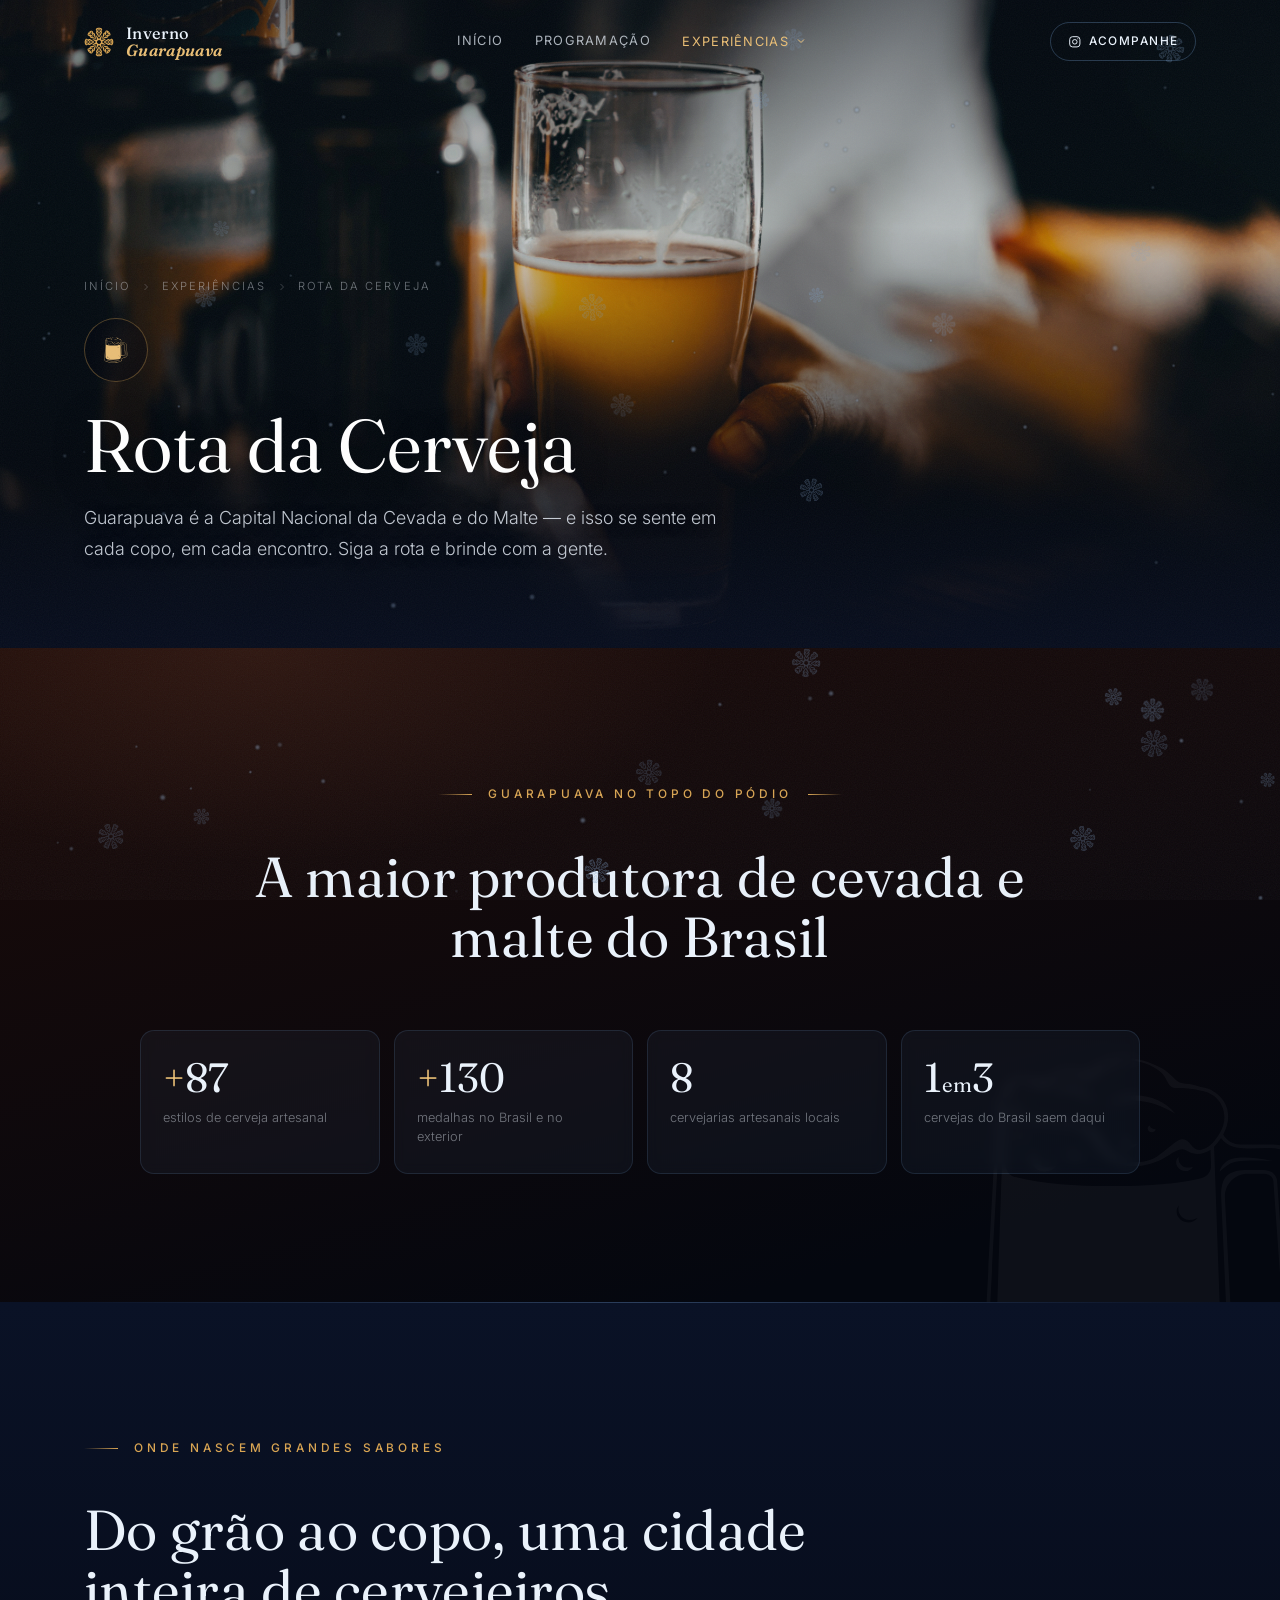
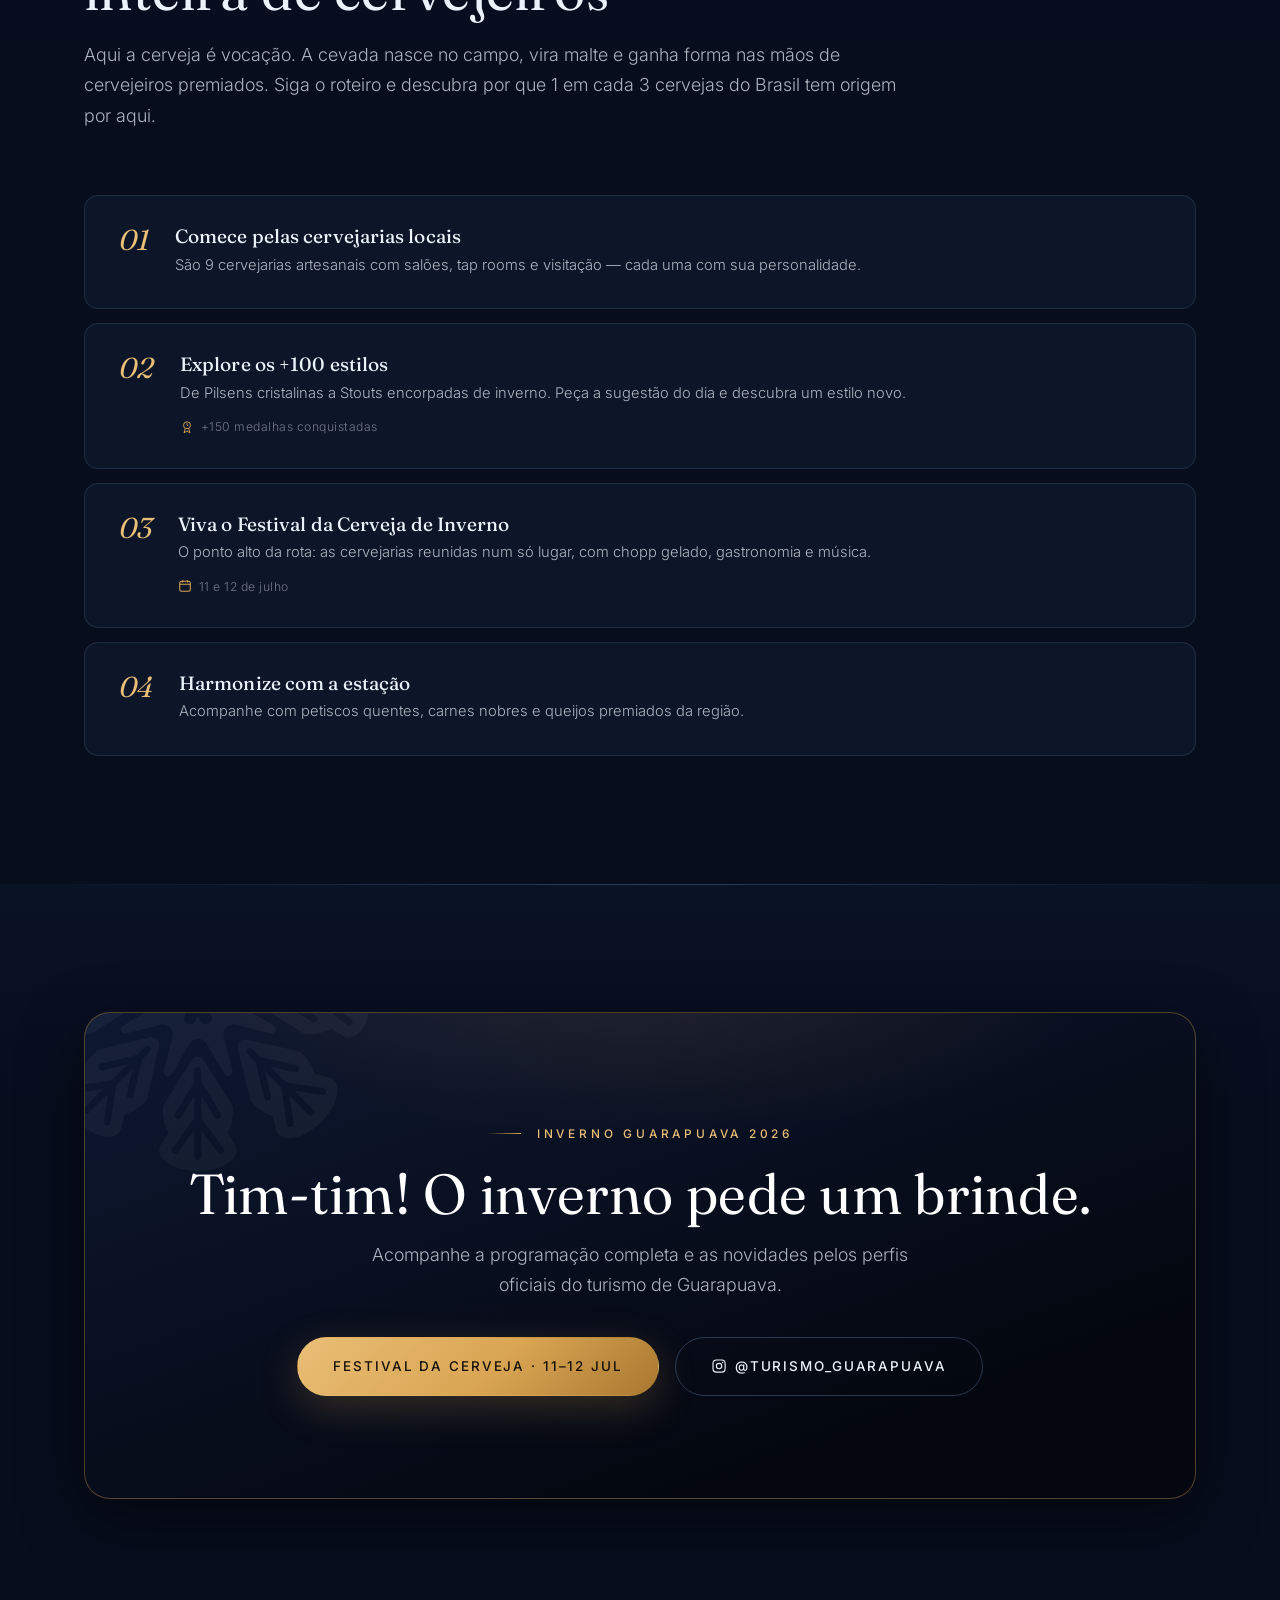
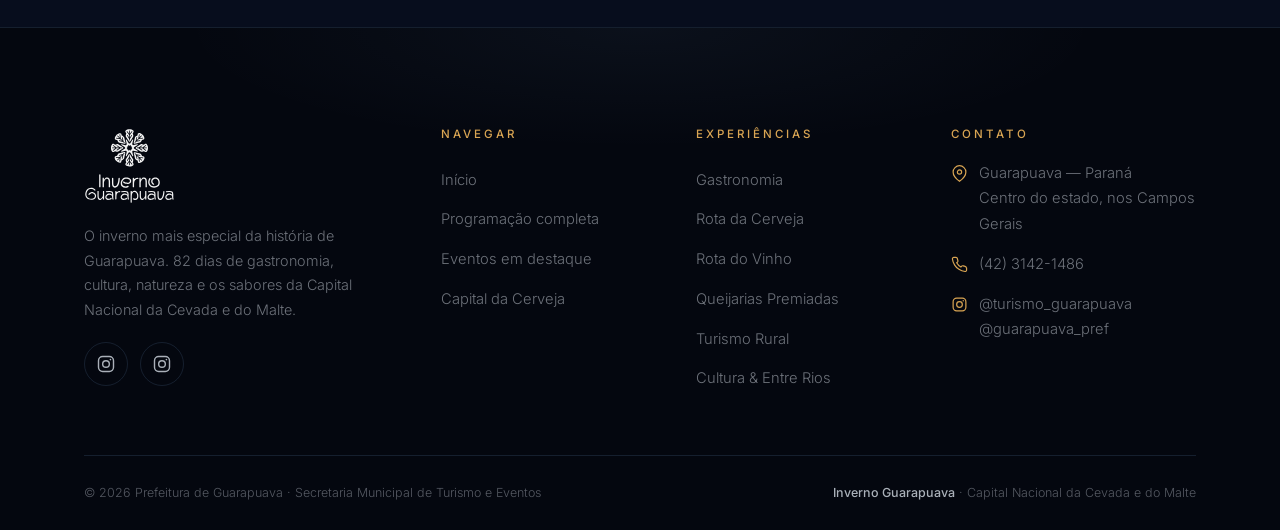
<file: rota-da-cerveja.html>
<!DOCTYPE html>
<html lang="pt-BR">
<head>
<meta charset="UTF-8">
<meta name="viewport" content="width=device-width, initial-scale=1">
<title>Rota da Cerveja · Capital da Cevada e do Malte</title>
<meta name="description" content="+100 estilos, +150 medalhas e 9 cervejarias artesanais. Conheça a Rota da Cerveja de Guarapuava, a Capital Nacional da Cevada e do Malte.">
<meta property="og:title" content="Rota da Cerveja · Capital da Cevada e do Malte"><meta property="og:description" content="+100 estilos, +150 medalhas e 9 cervejarias artesanais. Conheça a Rota da Cerveja de Guarapuava, a Capital Nacional da Cevada e do Malte.">
<link rel="icon" type="image/png" href="assets/brand/favicon.png">
<link rel="apple-touch-icon" href="assets/brand/apple-touch-icon.png">
<link rel="preconnect" href="https://fonts.googleapis.com"><link rel="preconnect" href="https://fonts.gstatic.com" crossorigin><link href="https://fonts.googleapis.com/css2?family=Fraunces:ital,opsz,wght@0,9..144,300..700;1,9..144,300..700&family=Inter:wght@300..600&display=swap" rel="stylesheet">
<link rel="stylesheet" href="assets/css/style.css">
</head>
<body data-page="cerveja">
<canvas id="snow" aria-hidden="true"></canvas>

<section class="subhero">
  <div class="bg g-verm"><img src="assets/img/cerveja.jpg" alt="Cerveja artesanal de Guarapuava" onerror="this.remove()"></div>
  <div class="watermark" aria-hidden="true"><span class="ic-mask" style="--m:url('../brand/icons/beer.svg')"></span></div>
  <div class="container">
    <nav class="breadcrumb"><a href="index.html">Início</a><svg viewBox="0 0 24 24" fill="none" stroke="currentColor" stroke-width="2"><path d="M9 6l6 6-6 6"/></svg><a href="index.html#experiencias">Experiências</a><svg viewBox="0 0 24 24" fill="none" stroke="currentColor" stroke-width="2"><path d="M9 6l6 6-6 6"/></svg><span>Rota da Cerveja</span></nav>
    <div class="ic-badge"><span class="ic-mask" style="--m:url('../brand/icons/beer.svg')"></span></div>
    <h1 class="reveal">Rota da Cerveja</h1>
    <p class="lead reveal d1">Guarapuava é a Capital Nacional da Cevada e do Malte — e isso se sente em cada copo, em cada encontro. Siga a rota e brinde com a gente.</p>
  </div>
</section>


<section class="section bg-verm panel hill">
  <span class="motif ic" style="bottom:-26%;right:-7%;width:440px;height:440px;color:#fff;--m:url('../brand/icons/beer.svg')"></span>
  <div class="container">
    <div class="head center reveal"><span class="kicker">Guarapuava no topo do pódio</span>
      <h2 class="section-title mt-s">A maior produtora de cevada e malte do Brasil</h2></div>
    <div class="beer-grid" style="max-width:1000px;margin-inline:auto">
      <div class="beer-stat reveal"><div class="n"><span class="pre">+</span><span data-count="100">100</span></div><div class="t">estilos de cerveja artesanal</div></div>
      <div class="beer-stat reveal d1"><div class="n"><span class="pre">+</span><span data-count="150">150</span></div><div class="t">medalhas no Brasil e no exterior</div></div>
      <div class="beer-stat reveal d2"><div class="n" data-count="9">9</div><div class="t">cervejarias artesanais locais</div></div>
      <div class="beer-stat reveal d3"><div class="n">1<span style="font-size:.5em">em</span>3</div><div class="t">cervejas do Brasil saem daqui</div></div>
    </div>
  </div>
</section>
<section class="section bg-paper">
  <div class="container">
    <div class="head reveal" style="max-width:820px"><span class="kicker">Onde nascem grandes sabores</span>
      <h2 class="section-title mt-s">Do grão ao copo, uma cidade inteira de cervejeiros</h2>
      <p class="lead mt-s">Aqui a cerveja é vocação. A cevada nasce no campo, vira malte e ganha forma nas mãos de cervejeiros premiados. Siga o roteiro e descubra por que 1 em cada 3 cervejas do Brasil tem origem por aqui.</p></div>
    <div class="steps">
      <div class="step reveal"><div><h3>Comece pelas cervejarias locais</h3><p>São 9 cervejarias artesanais com salões, tap rooms e visitação — cada uma com sua personalidade.</p></div></div>
      <div class="step reveal d1"><div><h3>Explore os +100 estilos</h3><p>De Pilsens cristalinas a Stouts encorpadas de inverno. Peça a sugestão do dia e descubra um estilo novo.</p><div class="sm"><span><svg viewBox="0 0 24 24" fill="none" stroke="currentColor" stroke-width="1.6"><circle cx="12" cy="9" r="6"/><path d="M9 14.5 7 22l5-3 5 3-2-7.5"/><path d="M12 6v3l2 1"/></svg> +150 medalhas conquistadas</span></div></div></div>
      <div class="step reveal d2"><div><h3>Viva o Festival da Cerveja de Inverno</h3><p>O ponto alto da rota: as cervejarias reunidas num só lugar, com chopp gelado, gastronomia e música.</p><div class="sm"><span><svg viewBox="0 0 24 24" fill="none" stroke="currentColor" stroke-width="1.8"><rect x="3" y="4" width="18" height="17" rx="3"/><path d="M3 9h18M8 2v4M16 2v4"/></svg> 11 e 12 de julho</span></div></div></div>
      <div class="step reveal d3"><div><h3>Harmonize com a estação</h3><p>Acompanhe com petiscos quentes, carnes nobres e queijos premiados da região.</p></div></div>
    </div>
  </div>
</section>

<section class="section bg-paper">
  <div class="container">
    <div class="cta reveal">
      <span class="motif ic" style="top:-40%;left:-6%;width:360px;height:360px;color:#fff;--m:url('../brand/snowflake-white.svg')"></span>
      <span class="kicker" style="justify-content:center;color:var(--gold-bright)">Inverno Guarapuava 2026</span>
      <h2 class="section-title mt-s">Tim-tim! O inverno pede um brinde.</h2>
      <p class="lead">Acompanhe a programação completa e as novidades pelos perfis oficiais do turismo de Guarapuava.</p>
      <div class="hero-actions">
        <a class="btn btn-primary btn-lg" href="cronograma.html">Festival da Cerveja · 11–12 jul</a>
        <a class="btn btn-outline btn-lg" href="https://www.instagram.com/turismo_guarapuava/" target="_blank" rel="noopener"><svg viewBox="0 0 24 24" fill="none" stroke="currentColor" stroke-width="1.7"><rect x="3" y="3" width="18" height="18" rx="5"/><circle cx="12" cy="12" r="4"/><circle cx="17.3" cy="6.7" r="1" fill="currentColor" stroke="none"/></svg> @turismo_guarapuava</a>
      </div>
    </div>
  </div>
</section>

<script src="assets/js/main.js"></script>
</body>
</html>
</file>
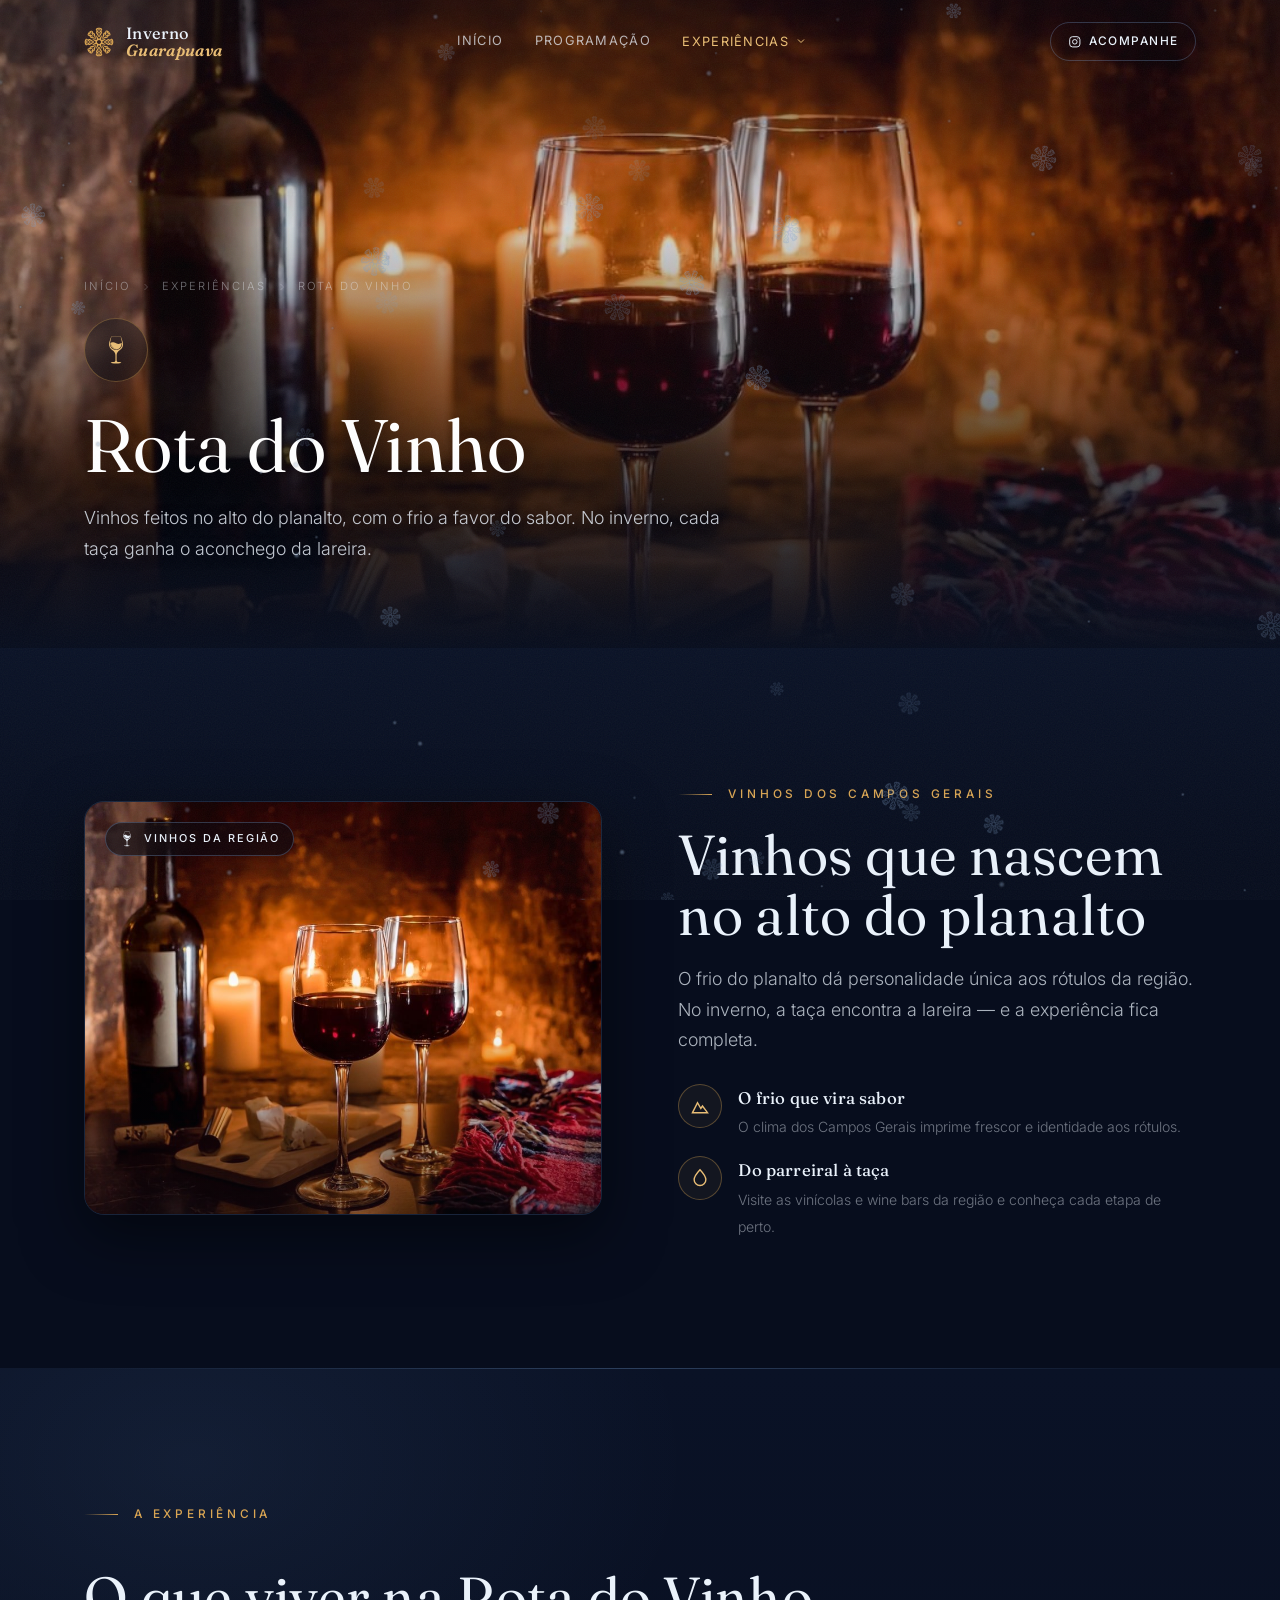
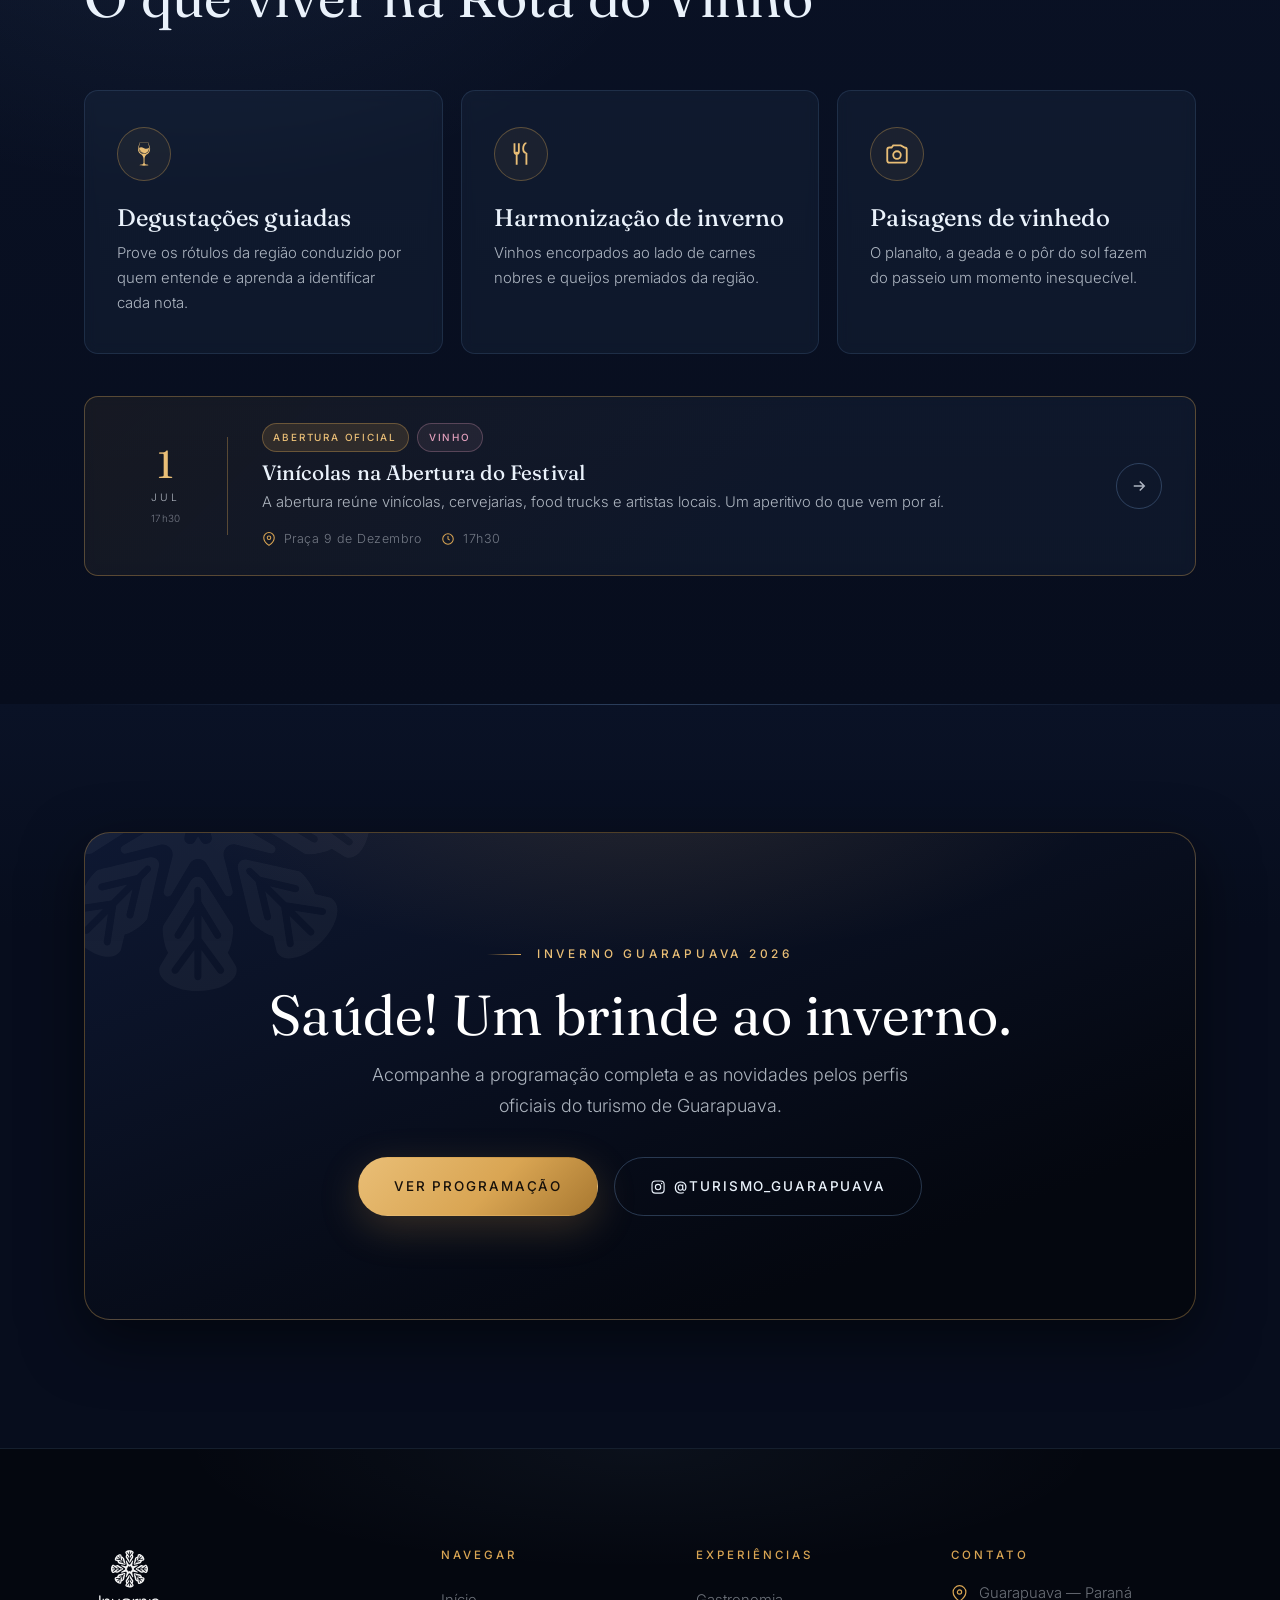
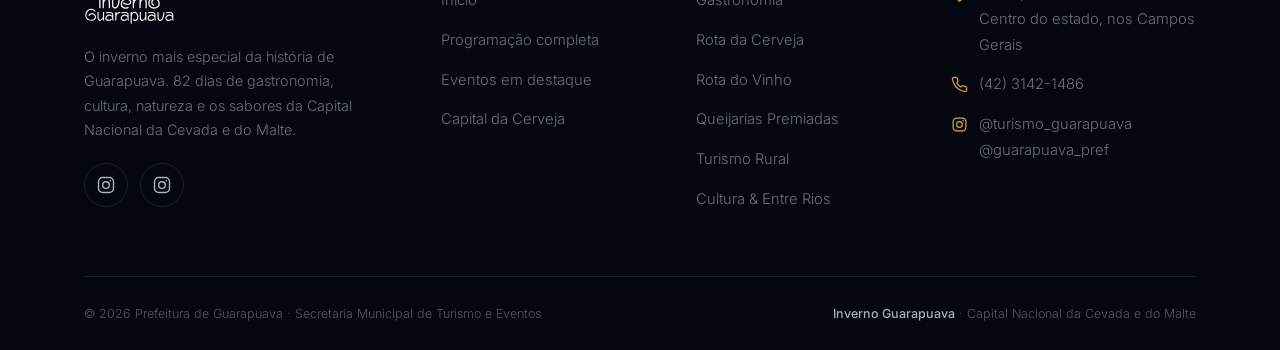
<file: rota-do-vinho.html>
<!DOCTYPE html>
<html lang="pt-BR">
<head>
<meta charset="UTF-8">
<meta name="viewport" content="width=device-width, initial-scale=1">
<title>Rota do Vinho · Inverno Guarapuava 2026</title>
<meta name="description" content="Vinhos feitos no alto do planalto, com o frio a favor do sabor. Conheça a Rota do Vinho de Guarapuava no inverno.">
<meta property="og:title" content="Rota do Vinho · Inverno Guarapuava 2026"><meta property="og:description" content="Vinhos feitos no alto do planalto, com o frio a favor do sabor. Conheça a Rota do Vinho de Guarapuava no inverno.">
<link rel="icon" type="image/png" href="assets/brand/favicon.png">
<link rel="apple-touch-icon" href="assets/brand/apple-touch-icon.png">
<link rel="preconnect" href="https://fonts.googleapis.com"><link rel="preconnect" href="https://fonts.gstatic.com" crossorigin><link href="https://fonts.googleapis.com/css2?family=Fraunces:ital,opsz,wght@0,9..144,300..700;1,9..144,300..700&family=Inter:wght@300..600&display=swap" rel="stylesheet">
<link rel="stylesheet" href="assets/css/style.css">
</head>
<body data-page="vinho">
<canvas id="snow" aria-hidden="true"></canvas>

<section class="subhero">
  <div class="bg"><img src="assets/img/vinho.jpg" alt="Taças de vinho tinto ao lado da lareira"></div>
  <div class="watermark" aria-hidden="true"><span class="ic-mask" style="--m:url('../brand/icons/vinho.svg')"></span></div>
  <div class="container">
    <nav class="breadcrumb"><a href="index.html">Início</a><svg viewBox="0 0 24 24" fill="none" stroke="currentColor" stroke-width="2"><path d="M9 6l6 6-6 6"/></svg><a href="index.html#experiencias">Experiências</a><svg viewBox="0 0 24 24" fill="none" stroke="currentColor" stroke-width="2"><path d="M9 6l6 6-6 6"/></svg><span>Rota do Vinho</span></nav>
    <div class="ic-badge"><span class="ic-mask" style="--m:url('../brand/icons/vinho.svg')"></span></div>
    <h1 class="reveal">Rota do Vinho</h1>
    <p class="lead reveal d1">Vinhos feitos no alto do planalto, com o frio a favor do sabor. No inverno, cada taça ganha o aconchego da lareira.</p>
  </div>
</section>


<section class="section bg-paper">
  <div class="container feature">
    <div class="feature-media reveal"><img src="assets/img/vinho.jpg" alt="Taças de vinho tinto ao lado da lareira em uma noite de inverno">
      <span class="badge"><span class="ic-mask" style="--m:url('../brand/icons/vinho.svg');width:16px;height:16px"></span> Vinhos da região</span></div>
    <div class="copy">
      <span class="kicker reveal">Vinhos dos Campos Gerais</span>
      <h2 class="section-title reveal d1 mt-s">Vinhos que nascem no alto do planalto</h2>
      <p class="lead reveal d2 mt-s">O frio do planalto dá personalidade única aos rótulos da região. No inverno, a taça encontra a lareira — e a experiência fica completa.</p>
      <ul class="f-list">
        <li class="reveal"><span class="fi"><svg viewBox="0 0 24 24" fill="none" stroke="currentColor" stroke-width="1.7"><path d="m3 20 6-12 4 7 2-3 6 8z"/></svg></span><div><b>O frio que vira sabor</b><span>O clima dos Campos Gerais imprime frescor e identidade aos rótulos.</span></div></li>
        <li class="reveal d1"><span class="fi"><svg viewBox="0 0 24 24" fill="none" stroke="currentColor" stroke-width="1.7"><path d="M12 2s7 7.4 7 12a7 7 0 0 1-14 0c0-4.6 7-12 7-12z"/></svg></span><div><b>Do parreiral à taça</b><span>Visite as vinícolas e wine bars da região e conheça cada etapa de perto.</span></div></li>
      </ul>
    </div>
  </div>
</section>
<section class="section bg-frost">
  <div class="container">
    <div class="head reveal" style="max-width:820px"><span class="kicker">A experiência</span><h2 class="section-title mt-s">O que viver na Rota do Vinho</h2></div>
    <div class="cards">
      <article class="card reveal"><div class="ic"><span class="ic-mask" style="--m:url('../brand/icons/vinho.svg')"></span></div><h3>Degustações guiadas</h3><p>Prove os rótulos da região conduzido por quem entende e aprenda a identificar cada nota.</p></article>
      <article class="card reveal"><div class="ic"><svg viewBox="0 0 24 24" fill="none" stroke="currentColor" stroke-width="1.7"><path d="M6 2v8a2 2 0 0 0 4 0V2M8 10v12M17 2c-1.7 0-3 2-3 5s1.3 4 3 4m0 0v11"/></svg></div><h3>Harmonização de inverno</h3><p>Vinhos encorpados ao lado de carnes nobres e queijos premiados da região.</p></article>
      <article class="card reveal"><div class="ic"><svg viewBox="0 0 24 24" fill="none" stroke="currentColor" stroke-width="1.7"><path d="M3 8a2 2 0 0 1 2-2h2l1.5-2h7L19 6a2 2 0 0 1 2 2v10a2 2 0 0 1-2 2H5a2 2 0 0 1-2-2z"/><circle cx="12" cy="13" r="3.5"/></svg></div><h3>Paisagens de vinhedo</h3><p>O planalto, a geada e o pôr do sol fazem do passeio um momento inesquecível.</p></article>
    </div>
    <div class="event feat reveal" style="margin-top:42px">
      <div class="date"><span class="d">1</span><span class="m">Jul</span><span class="rg">17h30</span></div>
      <div><div class="tags"><span class="tag feat-pill">Abertura Oficial</span><span class="tag t-vinho">Vinho</span></div>
        <h3>Vinícolas na Abertura do Festival</h3><p>A abertura reúne vinícolas, cervejarias, food trucks e artistas locais. Um aperitivo do que vem por aí.</p>
        <div class="meta"><span><svg viewBox="0 0 24 24" fill="none" stroke="currentColor" stroke-width="1.8"><path d="M21 10c0 7-9 13-9 13s-9-6-9-13a9 9 0 0 1 18 0z"/><circle cx="12" cy="10" r="3"/></svg> Praça 9 de Dezembro</span><span><svg viewBox="0 0 24 24" fill="none" stroke="currentColor" stroke-width="1.8"><circle cx="12" cy="12" r="9"/><path d="M12 7v5l3 2"/></svg> 17h30</span></div></div>
      <div class="go" aria-hidden="true"><svg viewBox="0 0 24 24" fill="none" stroke="currentColor" stroke-width="2"><path d="M5 12h14M13 6l6 6-6 6"/></svg></div>
    </div>
  </div>
</section>

<section class="section bg-paper">
  <div class="container">
    <div class="cta reveal">
      <span class="motif ic" style="top:-40%;left:-6%;width:360px;height:360px;color:#fff;--m:url('../brand/snowflake-white.svg')"></span>
      <span class="kicker" style="justify-content:center;color:var(--gold-bright)">Inverno Guarapuava 2026</span>
      <h2 class="section-title mt-s">Saúde! Um brinde ao inverno.</h2>
      <p class="lead">Acompanhe a programação completa e as novidades pelos perfis oficiais do turismo de Guarapuava.</p>
      <div class="hero-actions">
        <a class="btn btn-primary btn-lg" href="cronograma.html">Ver programação</a>
        <a class="btn btn-outline btn-lg" href="https://www.instagram.com/turismo_guarapuava/" target="_blank" rel="noopener"><svg viewBox="0 0 24 24" fill="none" stroke="currentColor" stroke-width="1.7"><rect x="3" y="3" width="18" height="18" rx="5"/><circle cx="12" cy="12" r="4"/><circle cx="17.3" cy="6.7" r="1" fill="currentColor" stroke="none"/></svg> @turismo_guarapuava</a>
      </div>
    </div>
  </div>
</section>

<script src="assets/js/main.js"></script>
</body>
</html>
</file>
<file: assets/css/style.css>
/* ============================================================
   INVERNO GUARAPUAVA — Design System  (v3 · "Noite de Geada")
   Festival de Inverno · 1 jul – 21 set 2026
   Dark cinematográfico · azul-noite · dourado · serif editorial
   ============================================================ */

:root{
  /* Night surfaces */
  --night-0:#04070F;          /* base mais profunda */
  --night-1:#070D1D;          /* base padrão */
  --night-2:#0A1226;          /* superfícies elevadas */
  --night-3:#0E1832;          /* glass / cards */
  --ember-deep:#1C0B08;       /* seção cerveja */
  --plum-deep:#160B24;        /* seção cultura */
  --pine-deep:#07150F;        /* natureza */

  /* Ice / text */
  --ice:#EAF2FB;
  --ice-soft:rgba(234,242,251,.72);
  --ice-dim:rgba(234,242,251,.45);
  --frost:#8FC3FF;
  --frost-soft:rgba(143,195,255,.6);

  /* Gold (luxo) */
  --gold:#D9A553;
  --gold-bright:#E9BE76;
  --gold-deep:#A87830;
  --gold-ink:#16100A;

  /* Accents reinterpretados */
  --ember:#E8825A;            /* cerveja */
  --rose:#E3A0BC;             /* cerejeiras */
  --lilac:#C5A3E8;            /* cultura */
  --pine:#7FCBA4;             /* natureza */

  /* Hairlines & glass */
  --line:rgba(143,195,255,.13);
  --line-strong:rgba(143,195,255,.25);
  --line-gold:rgba(217,165,83,.35);
  --glass:rgba(143,195,255,.05);
  --glass-2:rgba(143,195,255,.09);

  /* Type */
  --font-display:'Fraunces', Georgia, serif;
  --font-body:'Inter', system-ui, sans-serif;

  /* Radius / shadow */
  --r-sm:8px; --r-md:14px; --r-lg:20px; --r-xl:26px; --r-2xl:32px; --r-pill:999px;
  --sh-1:0 8px 30px rgba(0,0,0,.35);
  --sh-2:0 20px 60px rgba(0,0,0,.5);
  --sh-3:0 34px 90px rgba(0,0,0,.6);
  --sh-gold:0 12px 40px rgba(217,165,83,.22);

  --maxw:1240px;
  --gutter:clamp(20px,5vw,72px);
  --ease:cubic-bezier(.22,.61,.36,1);
  --ease-out:cubic-bezier(.16,1,.3,1);
  --nav-h:84px;
}

/* ---------- Reset ---------- */
*,*::before,*::after{box-sizing:border-box;margin:0;padding:0}
html{scroll-behavior:smooth;-webkit-text-size-adjust:100%}
@media (prefers-reduced-motion:reduce){html{scroll-behavior:auto}}
body{
  font-family:var(--font-body);
  color:var(--ice);
  background:var(--night-1);
  line-height:1.75;
  font-size:clamp(15.5px,1.02vw,17px);
  font-weight:300;
  overflow-x:hidden;-webkit-font-smoothing:antialiased;text-rendering:optimizeLegibility;
}
/* film grain — textura cinematográfica sutil */
body::after{
  content:"";position:fixed;inset:0;z-index:95;pointer-events:none;opacity:.05;
  background-image:url("data:image/svg+xml,%3Csvg xmlns='http://www.w3.org/2000/svg' width='200' height='200'%3E%3Cfilter id='n'%3E%3CfeTurbulence type='fractalNoise' baseFrequency='.85' numOctaves='3' stitchTiles='stitch'/%3E%3C/filter%3E%3Crect width='100%25' height='100%25' filter='url(%23n)'/%3E%3C/svg%3E");
}
img{max-width:100%;display:block}
a{color:inherit;text-decoration:none}
button{font-family:inherit;cursor:pointer;border:none;background:none;color:inherit}
ul{list-style:none}
::selection{background:var(--gold);color:var(--gold-ink)}

/* ---------- Type ---------- */
h1,h2,h3,h4{font-family:var(--font-display);font-weight:400;line-height:1.06;letter-spacing:.005em;color:var(--ice)}
h1 em,h2 em,h3 em,.serif-accent{font-style:italic;font-weight:400;color:var(--gold-bright)}
.display{font-size:clamp(2.8rem,7vw,6.4rem);line-height:.98}
.section-title{font-size:clamp(2rem,4.4vw,3.6rem);font-weight:380}
h3{font-size:clamp(1.2rem,1.9vw,1.5rem);font-weight:450}
.kicker{
  font-family:var(--font-body);font-weight:500;font-size:.74rem;letter-spacing:.32em;
  text-transform:uppercase;color:var(--gold);display:inline-flex;align-items:center;gap:16px;
}
.kicker::before{content:"";width:34px;height:1px;background:linear-gradient(90deg,transparent,var(--gold))}
.head.center .kicker::after{content:"";width:34px;height:1px;background:linear-gradient(90deg,var(--gold),transparent)}
.lead{font-size:clamp(1.04rem,1.4vw,1.26rem);color:var(--ice-soft);font-weight:300;line-height:1.7}
.tag-hl,.gold-hl{color:var(--gold-bright);font-style:italic}
.plum-hl{color:var(--lilac);font-style:italic}
.rose-hl{color:var(--rose);font-style:italic}

/* ---------- Layout ---------- */
.container{width:100%;max-width:var(--maxw);margin-inline:auto;padding-inline:var(--gutter)}
.wide{max-width:1400px}
.section{padding-block:clamp(80px,10vw,150px);position:relative;overflow:hidden}
.head{max-width:780px;margin-bottom:clamp(40px,5vw,68px)}
.head.center{margin-inline:auto;text-align:center}
.head .kicker{margin-bottom:22px}
.head .lead{margin-top:20px}

/* surfaces — todas noturnas, com brilhos diferenciados */
.bg-paper{background:linear-gradient(180deg,var(--night-2) 0%,var(--night-1) 30%,var(--night-1))}
.bg-paper-2{background:var(--night-1)}
.bg-cream{background:linear-gradient(180deg,var(--night-1),var(--night-2))}
.bg-cream::before{content:"";position:absolute;inset:0;pointer-events:none;
  background:radial-gradient(ellipse 70% 50% at 80% 0%,rgba(217,165,83,.06),transparent 60%)}
.bg-frost{background:linear-gradient(180deg,var(--night-2),var(--night-1))}
.bg-frost::before{content:"";position:absolute;inset:0;pointer-events:none;
  background:radial-gradient(ellipse 60% 55% at 15% 10%,rgba(143,195,255,.07),transparent 65%)}
.panel{color:var(--ice)}
.panel .lead{color:var(--ice-soft)}
.bg-navy{background:linear-gradient(180deg,var(--night-2),var(--night-3) 50%,var(--night-2))}
.bg-navy::before{content:"";position:absolute;inset:0;pointer-events:none;
  background:radial-gradient(ellipse 75% 60% at 50% -10%,rgba(143,195,255,.09),transparent 60%)}
.bg-navy-deep{background:var(--night-0)}
.bg-plum{background:linear-gradient(165deg,var(--plum-deep),var(--night-0) 80%)}
.bg-plum::before{content:"";position:absolute;inset:0;pointer-events:none;
  background:radial-gradient(ellipse 60% 50% at 75% 5%,rgba(197,163,232,.08),transparent 60%)}
.bg-verm{background:linear-gradient(165deg,var(--ember-deep),var(--night-0) 85%)}
.bg-verm::before{content:"";position:absolute;inset:0;pointer-events:none;
  background:radial-gradient(ellipse 60% 55% at 20% 0%,rgba(232,130,90,.1),transparent 60%)}
.bg-maroon{background:linear-gradient(165deg,var(--ember-deep),var(--night-1))}

/* transições suaves entre seções (substitui o "morro" arredondado) */
.hill,.hill-b{border-radius:0;margin:0}
.section + .section::after{content:"";position:absolute;top:0;left:50%;transform:translateX(-50%);
  width:min(1240px,calc(100% - var(--gutter)*2));height:1px;
  background:linear-gradient(90deg,transparent,var(--line-strong),transparent)}

/* motivo decorativo gigante */
.motif{position:absolute;pointer-events:none;z-index:0;opacity:.035}
.motif svg,.motif span{display:block;width:100%;height:100%}
.motif.ic{background:currentColor;-webkit-mask:var(--m) center/contain no-repeat;mask:var(--m) center/contain no-repeat}
.section > .container{position:relative;z-index:1}

/* ---------- Buttons ---------- */
.btn{display:inline-flex;align-items:center;justify-content:center;gap:.6em;font-family:var(--font-body);
  font-weight:500;font-size:.8rem;letter-spacing:.14em;text-transform:uppercase;
  padding:1.1em 2.2em;border-radius:var(--r-pill);
  transition:transform .4s var(--ease),box-shadow .4s var(--ease),background .3s,color .3s,border-color .3s;
  position:relative;white-space:nowrap;border:1px solid transparent}
.btn svg{width:1.2em;height:1.2em}
.btn-primary,.btn-gold{background:linear-gradient(135deg,var(--gold-bright),var(--gold) 55%,var(--gold-deep));
  color:var(--gold-ink);box-shadow:var(--sh-gold)}
.btn-primary:hover,.btn-gold:hover{transform:translateY(-3px);box-shadow:0 18px 50px rgba(217,165,83,.35)}
.btn-ink{background:var(--glass-2);border-color:var(--line-strong);color:var(--ice);backdrop-filter:blur(8px)}
.btn-ink:hover{transform:translateY(-3px);border-color:var(--frost-soft);background:rgba(143,195,255,.14)}
.btn-outline{border-color:var(--line-strong);color:var(--ice)}
.btn-outline:hover{border-color:var(--gold);color:var(--gold-bright);transform:translateY(-3px)}
.panel .btn-outline,.on-photo .btn-outline{border-color:rgba(234,242,251,.35);color:var(--ice)}
.panel .btn-outline:hover,.on-photo .btn-outline:hover{border-color:var(--gold);color:var(--gold-bright)}
.btn-lg{font-size:.84rem;padding:1.25em 2.6em}

/* ---------- NAV ---------- */
.nav{position:fixed;inset:0 0 auto 0;z-index:100;height:var(--nav-h);display:flex;align-items:center;
  transition:background .5s,backdrop-filter .5s,border-color .5s,height .4s;
  border-bottom:1px solid transparent;color:var(--ice)}
.nav.scrolled{background:rgba(4,7,15,.78);backdrop-filter:blur(20px) saturate(140%);
  border-bottom-color:var(--line)}
.nav .container{display:flex;align-items:center;justify-content:space-between;gap:18px}
.nav-logo{display:flex;align-items:center;gap:12px;font-family:var(--font-display);font-weight:450;line-height:1}
.nav-logo .flk{width:30px;height:30px;flex-shrink:0;background:var(--gold);
  -webkit-mask:url('../brand/snowflake-white.svg') center/contain no-repeat;mask:url('../brand/snowflake-white.svg') center/contain no-repeat}
.nav-logo .nm{font-size:1.02rem;letter-spacing:.02em}
.nav-logo .nm b{display:block;font-weight:600;color:var(--gold-bright);font-style:italic}
.nav-links{display:flex;align-items:center;gap:6px}
.nav-links a,.drop-trigger{font-family:var(--font-body);font-weight:400;font-size:.8rem;letter-spacing:.1em;
  text-transform:uppercase;padding:.6em 1em;border-radius:var(--r-pill);color:inherit;opacity:.72;
  transition:opacity .25s,color .25s;background:none}
.nav-links a:hover,.drop-trigger:hover{opacity:1;color:var(--gold-bright)}
.nav-links a.active,.drop-trigger.active{opacity:1;color:var(--gold-bright)}
.nav-links a.active::after{content:"";display:block;height:1px;background:var(--gold);margin-top:2px}
.drop-trigger{display:inline-flex;align-items:center;gap:.5em}
.drop-trigger .caret{width:12px;height:12px;transition:transform .3s}
.has-drop{position:relative}
.has-drop:hover .caret{transform:rotate(180deg)}
.drop-menu{position:absolute;top:calc(100% + 14px);right:0;min-width:250px;background:rgba(10,18,38,.92);
  backdrop-filter:blur(20px);border:1px solid var(--line);border-radius:var(--r-md);padding:10px;
  box-shadow:var(--sh-2);opacity:0;visibility:hidden;transform:translateY(-8px);transition:.35s var(--ease)}
.drop-menu::before{content:"";position:absolute;top:-16px;left:0;right:0;height:18px}
.has-drop:hover .drop-menu{opacity:1;visibility:visible;transform:none}
.drop-menu a{display:block;padding:.7em 1em;border-radius:8px;font-size:.78rem;letter-spacing:.08em;
  text-transform:uppercase;color:var(--ice-soft);opacity:1;transition:.25s var(--ease)}
.drop-menu a:hover{background:var(--glass-2);color:var(--gold-bright);padding-left:1.3em}
.drop-menu a.active{color:var(--gold-bright)}
.nav-cta{margin-left:8px}
.btn-ghost-nav{border:1px solid var(--line-strong);color:var(--ice);background:none;border-radius:var(--r-pill);
  padding:.7em 1.4em;font-weight:500;font-size:.74rem;letter-spacing:.12em;text-transform:uppercase;
  display:inline-flex;align-items:center;gap:.6em;transition:.35s var(--ease)}
.btn-ghost-nav:hover{border-color:var(--gold);color:var(--gold-bright);transform:translateY(-2px)}
.btn-ghost-nav svg{width:1.15em;height:1.15em}
.nav-toggle{display:none;width:46px;height:46px;border-radius:10px;border:1px solid var(--line-strong);
  flex-direction:column;gap:5px;align-items:center;justify-content:center}
.nav-toggle span{width:20px;height:1.5px;background:currentColor;border-radius:2px;transition:.3s var(--ease)}
.nav-toggle.open span:nth-child(1){transform:translateY(6.5px) rotate(45deg)}
.nav-toggle.open span:nth-child(2){opacity:0}
.nav-toggle.open span:nth-child(3){transform:translateY(-6.5px) rotate(-45deg)}
.nav-drawer{position:fixed;inset:0;z-index:99;background:rgba(4,7,15,.97);backdrop-filter:blur(18px);
  display:flex;flex-direction:column;justify-content:center;padding:var(--gutter);gap:2px;
  opacity:0;visibility:hidden;transform:translateY(-10px);transition:.45s var(--ease)}
.nav-drawer.open{opacity:1;visibility:visible;transform:none}
.nav-drawer a{font-family:var(--font-display);font-size:1.7rem;font-weight:400;padding:.38em 0;color:var(--ice-soft);
  border-bottom:1px solid var(--line);transition:.25s var(--ease)}
.nav-drawer a:hover,.nav-drawer a.active{color:var(--gold-bright);padding-left:12px}
.nav-drawer .drawer-foot{margin-top:32px}

/* ---------- SNOW ---------- */
#snow{position:fixed;inset:0;width:100%;height:100%;pointer-events:none;z-index:90;opacity:.55}

/* ============================================================
   HERO — cinematográfico, texto direto na foto
   ============================================================ */
.hero{position:relative;min-height:100svh;display:flex;align-items:flex-end;
  overflow:hidden;isolation:isolate}
.hero-slides{position:absolute;inset:0;z-index:-3}
.hero-slide{position:absolute;inset:0;opacity:0;transition:opacity 2.2s var(--ease)}
.hero-slide.active{opacity:1}
.hero-slide img{width:100%;height:100%;object-fit:cover}
.hero-slide.active img{animation:kenburns 14s ease-out both}
@keyframes kenburns{from{transform:scale(1.06)}to{transform:scale(1.14)}}
/* gradientes cinematográficos: vinheta + peso na base */
.hero::before{content:"";position:absolute;inset:0;z-index:-2;
  background:linear-gradient(90deg,rgba(4,7,15,.74) 0%,rgba(4,7,15,.36) 30%,rgba(4,7,15,.05) 60%,transparent 76%),linear-gradient(180deg,rgba(4,7,15,.55) 0%,rgba(4,7,15,.10) 24%,rgba(4,7,15,.06) 42%,rgba(4,7,15,.52) 60%,rgba(4,7,15,.87) 82%,rgba(4,7,15,.97) 100%)}
.hero::after{content:"";position:absolute;inset:0;z-index:-1;
  background:radial-gradient(ellipse 130% 90% at 50% 110%,transparent 50%,rgba(4,7,15,.42) 100%)}
.hero .container{position:relative;z-index:2;padding-bottom:clamp(90px,12vh,150px)}
.hero-content{max-width:880px}
.hero-content .lockup{height:clamp(60px,6.5vw,84px);width:auto;margin-bottom:30px;
  filter:drop-shadow(0 6px 24px rgba(0,0,0,.5))}
.hero-dates{display:inline-flex;align-items:center;gap:14px;color:var(--gold-bright);
  font-size:.76rem;font-weight:500;letter-spacing:.34em;text-transform:uppercase;margin-bottom:26px;text-shadow:0 1px 10px rgba(0,0,0,.75)}
.hero-dates::before{content:"";width:44px;height:1px;background:linear-gradient(90deg,transparent,var(--gold))}
.hero-dates .dot{width:5px;height:5px;border-radius:50%;background:var(--gold-bright);
  box-shadow:0 0 0 0 rgba(233,190,118,.7);animation:pulse 2.6s infinite}
@keyframes pulse{0%{box-shadow:0 0 0 0 rgba(233,190,118,.55)}70%{box-shadow:0 0 0 12px rgba(233,190,118,0)}100%{box-shadow:0 0 0 0 transparent}}
.hero h1{font-size:clamp(2.7rem,6.4vw,5.6rem);margin-bottom:24px;color:#fff;
  text-shadow:0 1px 2px rgba(0,0,0,.6),0 3px 16px rgba(0,0,0,.6),0 8px 48px rgba(0,0,0,.45);line-height:1.02;font-weight:380}
.hero .lead{margin-bottom:38px;max-width:600px;color:rgba(234,242,251,.95);
  text-shadow:0 1px 2px rgba(0,0,0,.65),0 2px 16px rgba(0,0,0,.6)}
.hero-actions{display:flex;flex-wrap:wrap;gap:16px;align-items:center}
.hero-stats{position:absolute;right:var(--gutter);bottom:clamp(90px,12vh,150px);z-index:2;display:flex;gap:34px;
  text-align:right;flex-direction:column;align-items:flex-end}
.hero-stats .s{color:#fff;text-shadow:0 2px 16px rgba(0,0,0,.55);position:relative;padding-right:18px}
.hero-stats .s::after{content:"";position:absolute;right:0;top:6px;bottom:6px;width:1px;
  background:linear-gradient(180deg,transparent,var(--gold),transparent)}
.hero-stats .s b{font-family:var(--font-display);font-weight:400;font-size:clamp(1.9rem,3vw,2.9rem);line-height:1;display:block;color:var(--gold-bright)}
.hero-stats .s span{font-size:.66rem;letter-spacing:.22em;text-transform:uppercase;opacity:.78;font-weight:400}
.hero-dots{position:absolute;bottom:34px;left:var(--gutter);z-index:5;display:flex;gap:10px}
.hero-dots button{width:34px;height:2px;border-radius:2px;background:rgba(234,242,251,.3);transition:.4s}
.hero-dots button.active{background:var(--gold-bright);width:56px}
/* indicador de scroll */
.scroll-cue{position:absolute;bottom:30px;left:50%;transform:translateX(-50%);z-index:5;
  display:flex;flex-direction:column;align-items:center;gap:10px;color:rgba(234,242,251,.55);
  font-size:.62rem;letter-spacing:.3em;text-transform:uppercase}
.scroll-cue::after{content:"";width:1px;height:42px;background:linear-gradient(180deg,var(--gold),transparent);
  animation:cue 2.2s var(--ease) infinite}
@keyframes cue{0%{transform:scaleY(0);transform-origin:top}45%{transform:scaleY(1);transform-origin:top}55%{transform:scaleY(1);transform-origin:bottom}100%{transform:scaleY(0);transform-origin:bottom}}
@media (max-width:860px){.hero-stats,.scroll-cue{display:none}}

/* ============================================================
   COMPONENTS
   ============================================================ */

/* split */
.split{display:grid;grid-template-columns:1.05fr .95fr;gap:clamp(40px,6vw,96px);align-items:center}
.split.rev .media{order:2}
.media{position:relative}
.media-frame{position:relative;border-radius:var(--r-lg);overflow:hidden;box-shadow:var(--sh-2);
  border:1px solid var(--line)}
.media-frame::after{content:"";position:absolute;inset:0;
  background:linear-gradient(180deg,transparent 55%,rgba(4,7,15,.55));pointer-events:none}
.media-frame img{width:100%;object-fit:cover;aspect-ratio:4/5;transition:transform 1.4s var(--ease)}
.media-frame:hover img{transform:scale(1.04)}
.media-frame.wide img{aspect-ratio:5/4}
.float-chip{position:absolute;bottom:0;left:0;right:0;z-index:2;background:linear-gradient(180deg,transparent,rgba(4,7,15,.88));
  padding:40px 26px 24px;border:none;box-shadow:none;max-width:none;
  border-radius:0 0 var(--r-lg) var(--r-lg);pointer-events:none}
.float-chip b{font-family:var(--font-display);font-size:1.7rem;font-weight:400;color:var(--gold-bright);display:block;line-height:1.1}
.float-chip span{font-size:.8rem;color:var(--ice-soft);letter-spacing:.04em}
.copy p+p{margin-top:18px}
.copy p{color:var(--ice-soft)}
.copy .lead{color:var(--ice-soft)}

/* cards — glass com hairline, sem caixas pesadas */
.grid-3{display:grid;grid-template-columns:repeat(3,1fr);gap:clamp(14px,1.8vw,22px)}
.grid-2{display:grid;grid-template-columns:repeat(2,1fr);gap:clamp(14px,1.8vw,22px)}
.card{background:var(--glass);border:1px solid var(--line);border-radius:var(--r-md);padding:36px 32px;
  transition:transform .55s var(--ease),background .45s,border-color .45s,box-shadow .55s var(--ease);
  position:relative;overflow:hidden;backdrop-filter:blur(6px)}
.card::before{content:"";position:absolute;inset:0 0 auto 0;height:1px;
  background:linear-gradient(90deg,transparent,var(--line-gold),transparent);
  opacity:0;transition:opacity .5s}
.card:hover{transform:translateY(-7px);background:var(--glass-2);border-color:var(--line-strong);box-shadow:var(--sh-1)}
.card:hover::before{opacity:1}
.card .ic{width:54px;height:54px;border-radius:50%;display:grid;place-items:center;margin-bottom:24px;
  color:var(--gold-bright);border:1px solid var(--line-gold);background:rgba(217,165,83,.06);box-shadow:none}
.card .ic .ic-mask{width:26px;height:26px}
.card .ic svg{width:26px;height:26px}
.card h3{margin-bottom:10px}
.card p{color:var(--ice-soft);font-size:.93rem;line-height:1.7}
.card .more{margin-top:16px;display:inline-flex;gap:8px;align-items:center;font-size:.74rem;
  font-weight:500;letter-spacing:.16em;text-transform:uppercase;color:var(--gold-bright)}
.card .more svg{width:15px;height:15px;transition:transform .35s var(--ease)}
.card:hover .more svg{transform:translateX(5px)}

/* tintable icon */
.ic-mask{display:inline-block;width:1em;height:1em;background-color:currentColor;
  -webkit-mask:var(--m) no-repeat center/contain;mask:var(--m) no-repeat center/contain}

/* stat strip — números editoriais, só hairlines */
.stat-strip{display:grid;grid-template-columns:repeat(5,1fr);gap:0;border-radius:0;overflow:visible;border:none}
.stat-strip .s{padding:clamp(26px,3vw,44px) clamp(18px,2vw,32px);border-right:1px solid var(--line);position:relative}
.stat-strip .s:last-child{border-right:none}
.stat-strip .s .ic-mask{width:24px;height:24px;color:var(--gold);margin-bottom:18px}
.stat-strip .s .n{font-family:var(--font-display);font-weight:380;font-size:clamp(2.1rem,3.6vw,3.3rem);line-height:1;color:var(--ice)}
.stat-strip .s .n .pre{color:var(--gold-bright)}
.stat-strip .s .t{margin-top:10px;font-size:.82rem;color:var(--ice-dim);letter-spacing:.02em;line-height:1.55}

/* ---------- Events / cronograma ---------- */
.events{display:grid;gap:14px}
.event{display:grid;grid-template-columns:110px 1fr auto;gap:clamp(20px,2.6vw,38px);align-items:center;
  background:var(--glass);border:1px solid var(--line);border-radius:var(--r-md);
  padding:26px clamp(22px,2.6vw,34px);backdrop-filter:blur(6px);
  transition:transform .5s var(--ease),background .4s,border-color .4s;position:relative;overflow:hidden}
.event:hover{transform:translateY(-4px);background:var(--glass-2);border-color:var(--line-strong)}
.event.feat{border-color:var(--line-gold);background:linear-gradient(135deg,rgba(217,165,83,.07),var(--glass) 60%)}
.event .date{display:flex;flex-direction:column;align-items:center;justify-content:center;text-align:center;
  background:none;color:var(--ice);border-radius:0;padding:8px 14px 8px 0;min-height:80px;
  border-right:1px solid var(--line-gold)}
.event .date .d{font-family:var(--font-display);font-weight:380;font-size:2.4rem;line-height:1;color:var(--gold-bright)}
.event .date .m{font-size:.64rem;text-transform:uppercase;letter-spacing:.3em;color:var(--ice-soft);margin-top:6px}
.event .date .rg{font-size:.62rem;color:var(--ice-dim);margin-top:3px;letter-spacing:.05em}
.event .tags{display:flex;gap:8px;flex-wrap:wrap;margin-bottom:10px}
.tag{font-size:.62rem;font-weight:500;letter-spacing:.18em;text-transform:uppercase;
  padding:.5em 1.1em;border-radius:var(--r-pill);background:var(--glass-2);color:var(--frost);
  border:1px solid var(--line)}
.tag.feat-pill{background:rgba(217,165,83,.14);color:var(--gold-bright);border-color:var(--line-gold)}
.tag.t-cerveja{background:rgba(232,130,90,.1);color:var(--ember);border-color:rgba(232,130,90,.3)}
.tag.t-gastro{background:rgba(233,190,118,.08);color:var(--gold-bright);border-color:var(--line-gold)}
.tag.t-cultura{background:rgba(197,163,232,.1);color:var(--lilac);border-color:rgba(197,163,232,.28)}
.tag.t-natureza{background:rgba(127,203,164,.08);color:var(--pine);border-color:rgba(127,203,164,.28)}
.tag.t-vinho{background:rgba(227,160,188,.08);color:var(--rose);border-color:rgba(227,160,188,.28)}
.event h3{margin-bottom:6px;font-size:1.3rem}
.event p{color:var(--ice-soft);font-size:.92rem}
.event .meta{display:flex;gap:20px;flex-wrap:wrap;margin-top:12px;font-size:.78rem;color:var(--ice-dim);
  letter-spacing:.04em}
.event .meta span{display:inline-flex;align-items:center;gap:8px}
.event .meta svg{width:14px;height:14px;color:var(--gold)}
.event .go{width:46px;height:46px;border-radius:50%;background:none;border:1px solid var(--line-strong);
  display:grid;place-items:center;transition:.35s var(--ease);flex-shrink:0;color:var(--ice-soft)}
.event:hover .go{border-color:var(--gold);color:var(--gold-bright);transform:rotate(-45deg)}
.event .go svg{width:18px;height:18px}
.note{display:inline-flex;align-items:center;gap:10px;font-size:.8rem;color:var(--ice-dim);
  background:var(--glass);border:1px solid var(--line);border-radius:var(--r-pill);padding:.6em 1.3em}
.note svg{width:15px;height:15px;color:var(--gold)}
.crono-actions{margin-top:40px;display:flex;gap:18px;flex-wrap:wrap;justify-content:center;align-items:center}
.filters{display:flex;gap:10px;flex-wrap:wrap;margin-bottom:36px}
.filters button{font-weight:500;font-size:.72rem;letter-spacing:.16em;text-transform:uppercase;
  padding:.7em 1.5em;border-radius:var(--r-pill);background:none;border:1px solid var(--line);
  color:var(--ice-dim);transition:.35s var(--ease)}
.filters button:hover{color:var(--ice);border-color:var(--line-strong)}
.filters button.active{background:linear-gradient(135deg,var(--gold-bright),var(--gold));color:var(--gold-ink);
  border-color:transparent;box-shadow:var(--sh-gold)}
.hidden-event{display:none}
.events.expanded .hidden-event{display:grid;animation:fadeUp .6s var(--ease) both}
/* categorias extra */
.tag.t-musica{background:rgba(143,195,255,.09);color:var(--frost);border-color:rgba(143,195,255,.3)}
.tag.t-esporte{background:rgba(127,203,164,.1);color:var(--pine);border-color:rgba(127,203,164,.3)}
.tag.t-festa{background:rgba(233,190,118,.12);color:var(--gold-bright);border-color:var(--line-gold)}
.tag.t-feira{background:var(--glass-2);color:var(--ice-soft);border-color:var(--line-strong)}
.tag.t-infantil{background:rgba(227,160,188,.1);color:var(--rose);border-color:rgba(227,160,188,.28)}
.tag.t-pago{background:rgba(232,130,90,.1);color:var(--ember);border-color:rgba(232,130,90,.3)}
.tag.t-gratis{background:rgba(127,203,164,.12);color:var(--pine);border-color:rgba(127,203,164,.3)}
/* separador de mês */
.crono-month{display:grid;gap:14px}
.crono-month + .crono-month{margin-top:34px}
.month-sep{display:flex;align-items:center;gap:18px;margin:8px 0 2px;font-family:var(--font-display);
  font-weight:400;font-size:clamp(1.4rem,2.4vw,1.9rem);color:var(--ice);letter-spacing:.01em}
.month-sep .n{font-size:.66rem;font-family:var(--font-body);letter-spacing:.24em;text-transform:uppercase;
  color:var(--gold);font-weight:500}
.month-sep::after{content:"";flex:1;height:1px;background:linear-gradient(90deg,var(--line-gold),transparent)}
/* lista de festas julinas agrupadas */
.fj-list{display:grid;gap:7px;margin-top:12px}
.fj-list li{display:flex;justify-content:space-between;align-items:baseline;gap:14px;font-size:.9rem;
  color:var(--ice-soft);border-bottom:1px dashed var(--line);padding-bottom:6px}
.fj-list li b{font-weight:500;color:var(--ice)}
.fj-list li .pl{color:var(--ice-dim);font-size:.78rem;text-align:right;max-width:56%;line-height:1.4}
@media (max-width:560px){.fj-list li{flex-direction:column;gap:2px}.fj-list li .pl{text-align:left}}

/* ---------- Routes ---------- */
.routes{display:grid;grid-template-columns:repeat(3,1fr);gap:clamp(14px,1.8vw,20px)}
.route{position:relative;border-radius:var(--r-lg);overflow:hidden;min-height:380px;display:flex;flex-direction:column;
  justify-content:flex-end;padding:30px;color:#fff;isolation:isolate;border:1px solid var(--line);
  transition:transform .6s var(--ease),border-color .5s,box-shadow .6s var(--ease)}
.route:hover{transform:translateY(-8px);border-color:var(--line-gold);box-shadow:var(--sh-2)}
.route .bg{position:absolute;inset:0;z-index:-2}
.route .bg img{width:100%;height:100%;object-fit:cover;transition:transform 1.4s var(--ease);
  filter:saturate(.85) brightness(.9)}
.route:hover .bg img{transform:scale(1.07);filter:saturate(1) brightness(1)}
.route::after{content:"";position:absolute;inset:0;z-index:-1;
  background:linear-gradient(180deg,rgba(4,7,15,.1) 20%,rgba(4,7,15,.45) 55%,rgba(4,7,15,.94))}
.route.g-verm{background:linear-gradient(165deg,#241008,var(--night-0) 90%)}
.route.g-gastro{background:linear-gradient(165deg,#1f140a,var(--night-0) 90%)}
.route.g-queijo{background:linear-gradient(165deg,#101a30,var(--night-0) 90%)}
.route.g-cultura{background:linear-gradient(165deg,var(--plum-deep),var(--night-0) 90%)}
.route .r-ic{width:46px;height:46px;color:var(--gold-bright);margin-bottom:auto;opacity:.9}
.route .r-ic .ic-mask{width:100%;height:100%}
.route .r-ic svg{width:100%;height:100%}
.route h3{font-size:1.6rem;margin-bottom:8px;color:#fff;font-weight:400}
.route p{color:rgba(234,242,251,.7);font-size:.9rem;margin-bottom:18px;line-height:1.65}
.route .r-link{display:inline-flex;align-items:center;gap:10px;font-size:.72rem;font-weight:500;
  letter-spacing:.2em;text-transform:uppercase;color:var(--gold-bright)}
.route .r-link svg{width:16px;height:16px;transition:transform .4s var(--ease)}
.route:hover .r-link svg{transform:translateX(7px)}
.route .r-badge{position:absolute;top:20px;right:20px;font-size:.6rem;font-weight:500;
  letter-spacing:.22em;text-transform:uppercase;background:rgba(4,7,15,.45);backdrop-filter:blur(10px);
  border:1px solid var(--line-strong);border-radius:var(--r-pill);padding:.55em 1.1em;color:var(--ice-soft)}

/* ---------- Feature split ---------- */
.feature{display:grid;grid-template-columns:1fr 1fr;gap:clamp(36px,6vw,96px);align-items:center}
.feature.rev .feature-media{order:2}
.feature-media{position:relative;border-radius:var(--r-lg);overflow:hidden;box-shadow:var(--sh-2);
  border:1px solid var(--line)}
.feature-media::after{content:"";position:absolute;inset:0;
  background:linear-gradient(180deg,transparent 55%,rgba(4,7,15,.5));pointer-events:none}
.feature-media img{aspect-ratio:5/4;object-fit:cover;width:100%;transition:transform 1.4s var(--ease)}
.feature-media:hover img{transform:scale(1.04)}
.feature-media .badge{position:absolute;top:20px;left:20px;z-index:2;background:rgba(4,7,15,.55);color:var(--ice);
  backdrop-filter:blur(12px);border:1px solid var(--line-strong);
  border-radius:var(--r-pill);padding:.6em 1.2em;font-size:.68rem;font-weight:500;letter-spacing:.18em;
  text-transform:uppercase;display:flex;align-items:center;gap:9px}
.f-list{margin-top:28px;display:grid;gap:16px}
.f-list li{display:flex;gap:16px;align-items:flex-start}
.f-list .fi{width:44px;height:44px;flex-shrink:0;border-radius:50%;display:grid;place-items:center;
  background:rgba(217,165,83,.06);border:1px solid var(--line-gold);color:var(--gold-bright)}
.f-list .fi .ic-mask,.f-list .fi svg{width:20px;height:20px}
.f-list b{font-family:var(--font-display);font-weight:450;display:block;font-size:1.05rem;letter-spacing:.01em}
.f-list span{color:var(--ice-dim);font-size:.88rem}

/* brand panel (sem foto) — agora discreto e elegante */
.brand-panel{position:relative;border-radius:var(--r-lg);overflow:hidden;aspect-ratio:5/4;display:grid;place-items:center;
  box-shadow:var(--sh-2);isolation:isolate;border:1px solid var(--line)}
.brand-panel .bp-ic{width:38%;color:rgba(234,242,251,.9);z-index:2;filter:drop-shadow(0 18px 40px rgba(0,0,0,.4))}
.brand-panel .bp-ic .ic-mask{width:100%;aspect-ratio:1}
.brand-panel::before{content:"";position:absolute;inset:0;z-index:1;opacity:.05;
  background:url('../brand/snowflake-white.svg');background-size:110px;background-repeat:repeat}
.brand-panel::after{content:"";position:absolute;inset:0;z-index:1;
  background:radial-gradient(ellipse 80% 80% at 50% 30%,transparent 40%,rgba(4,7,15,.55))}
.brand-panel .bp-badge{position:absolute;bottom:18px;left:18px;z-index:3;background:rgba(4,7,15,.5);
  backdrop-filter:blur(10px);border:1px solid var(--line-strong);border-radius:var(--r-pill);
  padding:.55em 1.15em;font-size:.66rem;font-weight:500;letter-spacing:.18em;text-transform:uppercase;
  color:var(--ice-soft);display:flex;gap:9px;align-items:center}

/* ---------- Big stat (capital cerveja) ---------- */
.beer-grid{display:grid;grid-template-columns:repeat(4,1fr);gap:14px}
.beer-stat{background:var(--glass);border:1px solid var(--line);border-radius:var(--r-md);
  padding:26px 22px;backdrop-filter:blur(6px);transition:border-color .4s,background .4s}
.beer-stat:hover{border-color:var(--line-gold);background:var(--glass-2)}
.beer-stat .n{font-family:var(--font-display);font-weight:380;font-size:clamp(1.9rem,3.2vw,2.8rem);
  color:var(--ice);line-height:1}
.beer-stat .n .pre{color:var(--gold-bright)}
.beer-stat .t{margin-top:10px;font-size:.8rem;color:var(--ice-dim);line-height:1.5}

/* ---------- Subpage hero ---------- */
.subhero{position:relative;min-height:72vh;display:flex;align-items:flex-end;padding-top:var(--nav-h);
  overflow:hidden;isolation:isolate}
.subhero .bg{position:absolute;inset:0;z-index:-2}
.subhero .bg img{width:100%;height:100%;object-fit:cover}
.subhero .bg.g-verm{background:linear-gradient(165deg,#241008,var(--night-0))}
.subhero .bg.g-gastro{background:linear-gradient(165deg,#1f140a,var(--night-0))}
.subhero .bg.g-vinho{background:linear-gradient(165deg,var(--plum-deep),#1c0a14 60%,var(--night-0))}
.subhero .bg.g-queijo{background:linear-gradient(165deg,#101a30,var(--night-0))}
.subhero .bg.g-rural{background:linear-gradient(165deg,var(--pine-deep),var(--night-0))}
.subhero .bg.g-cultura{background:linear-gradient(165deg,var(--plum-deep),var(--night-0))}
.subhero::after{content:"";position:absolute;inset:0;z-index:-1;
  background:linear-gradient(180deg,rgba(4,7,15,.55) 0%,rgba(4,7,15,.15) 35%,rgba(4,7,15,.72) 75%,var(--night-1) 100%)}
.subhero .container{padding-bottom:clamp(48px,7vw,84px);color:var(--ice)}
.subhero .watermark{position:absolute;top:46%;right:-30px;transform:translateY(-50%);width:min(40vw,440px);
  color:rgba(234,242,251,.04);z-index:-1}
.subhero .watermark .ic-mask{width:100%;aspect-ratio:1}
.subhero .watermark svg{width:100%;height:auto}
.breadcrumb{display:flex;gap:10px;align-items:center;font-size:.7rem;letter-spacing:.18em;text-transform:uppercase;
  color:var(--ice-dim);margin-bottom:22px}
.breadcrumb a:hover{color:var(--gold-bright)}
.breadcrumb svg{width:12px;height:12px;opacity:.5}
.subhero .ic-badge{width:64px;height:64px;border-radius:50%;background:rgba(4,7,15,.4);backdrop-filter:blur(10px);
  border:1px solid var(--line-gold);display:grid;place-items:center;margin-bottom:24px;color:var(--gold-bright)}
.subhero .ic-badge .ic-mask,.subhero .ic-badge svg{width:30px;height:30px}
.subhero h1{font-size:clamp(2.6rem,5.8vw,4.8rem);margin-bottom:18px;color:#fff;font-weight:380;
  text-shadow:0 4px 36px rgba(0,0,0,.45)}
.subhero .lead{max-width:640px;color:rgba(234,242,251,.82);text-shadow:0 2px 16px rgba(0,0,0,.45)}

/* cards grid / steps / gallery */
.cards{display:grid;grid-template-columns:repeat(auto-fit,minmax(264px,1fr));gap:18px}
.cards .card .ic{background:rgba(217,165,83,.06);color:var(--gold-bright)}
.cards .card .ic .ic-mask,.cards .card .ic svg{width:26px;height:26px}
.steps{display:grid;gap:14px;counter-reset:step}
.step{display:grid;grid-template-columns:auto 1fr;gap:26px;align-items:flex-start;background:var(--glass);
  border:1px solid var(--line);border-radius:var(--r-md);padding:30px 34px;transition:.5s var(--ease);backdrop-filter:blur(6px)}
.step:hover{transform:translateX(6px);border-color:var(--line-gold);background:var(--glass-2)}
.step::before{counter-increment:step;content:counter(step,decimal-leading-zero);font-family:var(--font-display);
  font-weight:380;font-size:1.8rem;color:var(--gold-bright);line-height:1;font-style:italic}
.step h3{margin-bottom:6px;font-size:1.2rem} .step p{color:var(--ice-soft);font-size:.92rem}
.step .sm{margin-top:10px;font-size:.76rem;color:var(--ice-dim);display:flex;gap:18px;flex-wrap:wrap;letter-spacing:.04em}
.step .sm span{display:inline-flex;gap:7px;align-items:center} .step .sm svg{width:14px;height:14px;color:var(--gold)}
.gallery{display:grid;grid-template-columns:repeat(4,1fr);gap:12px}
.gallery .gi{border-radius:var(--r-md);overflow:hidden;aspect-ratio:1;border:1px solid var(--line);position:relative}
.gallery .gi::after{content:"";position:absolute;inset:0;background:linear-gradient(180deg,transparent 60%,rgba(4,7,15,.45));
  pointer-events:none;opacity:.8;transition:opacity .6s}
.gallery .gi:hover::after{opacity:.3}
.gallery .gi.tall{grid-row:span 2;aspect-ratio:auto}
.gallery img{width:100%;height:100%;object-fit:cover;transition:transform 1s var(--ease);filter:saturate(.9)}
.gallery .gi:hover img{transform:scale(1.08);filter:saturate(1.05)}

/* ---------- CTA band ---------- */
.cta{position:relative;overflow:hidden;text-align:center;border-radius:var(--r-xl);
  padding:clamp(56px,8vw,110px) var(--gutter);
  background:linear-gradient(160deg,var(--night-3),var(--night-0) 80%);
  border:1px solid var(--line-gold);box-shadow:var(--sh-2);color:var(--ice)}
.cta::before{content:"";position:absolute;inset:0;pointer-events:none;
  background:radial-gradient(ellipse 70% 60% at 50% -10%,rgba(217,165,83,.12),transparent 60%)}
.cta h2{color:#fff;margin-bottom:16px} .cta .lead{color:var(--ice-soft);max-width:580px;margin-inline:auto}
.cta .hero-actions{justify-content:center;margin-top:36px}
.cta .motif{opacity:.04}

/* ---------- Footer ---------- */
.footer{background:var(--night-0);color:var(--ice-dim);padding-top:clamp(64px,8vw,100px);
  position:relative;overflow:hidden;border-top:1px solid var(--line)}
.footer::before{content:"";position:absolute;inset:0;pointer-events:none;
  background:radial-gradient(ellipse 60% 40% at 50% 0%,rgba(143,195,255,.05),transparent 60%)}
.footer-grid{display:grid;grid-template-columns:1.5fr 1fr 1fr 1.2fr;gap:clamp(30px,4vw,60px);
  padding-bottom:56px;position:relative;z-index:1}
.footer-brand .lockup{height:76px;margin-bottom:20px;opacity:.95}
.footer-brand p{font-size:.9rem;max-width:300px;line-height:1.7}
.footer h4{font-family:var(--font-body);font-weight:500;font-size:.72rem;letter-spacing:.26em;
  text-transform:uppercase;margin-bottom:20px;color:var(--gold)}
.footer-links a{display:block;padding:7px 0;font-size:.92rem;color:var(--ice-dim);transition:.25s var(--ease)}
.footer-links a:hover{color:var(--gold-bright);padding-left:6px}
.footer-contact p{font-size:.92rem;margin-bottom:14px;display:flex;gap:11px;align-items:flex-start}
.footer-contact svg{width:17px;height:17px;color:var(--gold);flex-shrink:0;margin-top:4px}
.footer-social{display:flex;gap:12px;margin-top:20px}
.footer-social a{width:44px;height:44px;border-radius:50%;background:none;border:1px solid var(--line);
  display:grid;place-items:center;transition:.35s var(--ease);color:var(--ice-soft)}
.footer-social a:hover{border-color:var(--gold);color:var(--gold-bright);transform:translateY(-4px)}
.footer-social svg{width:20px;height:20px}
.footer-bottom{border-top:1px solid var(--line);padding:26px 0;display:flex;justify-content:space-between;
  gap:16px;flex-wrap:wrap;font-size:.78rem;color:rgba(234,242,251,.35);position:relative;z-index:1}
.footer-bottom b{color:var(--ice-soft);font-weight:500}

/* ---------- Reveal / motion ---------- */
.reveal{opacity:0;transform:translateY(34px);filter:blur(6px);
  transition:opacity 1.1s var(--ease-out),transform 1.1s var(--ease-out),filter 1.1s var(--ease-out)}
.reveal.in{opacity:1;transform:none;filter:none}
.reveal.d1{transition-delay:.1s}.reveal.d2{transition-delay:.2s}.reveal.d3{transition-delay:.3s}
.reveal.d4{transition-delay:.4s}.reveal.d5{transition-delay:.5s}
@keyframes fadeUp{from{opacity:0;transform:translateY(20px)}to{opacity:1;transform:none}}
.divider{display:flex;align-items:center;justify-content:center;gap:18px;color:var(--gold);margin:6px 0}
.divider::before,.divider::after{content:"";height:1px;width:min(140px,18vw);background:linear-gradient(90deg,transparent,var(--line-gold))}
.divider::after{background:linear-gradient(90deg,var(--line-gold),transparent)}
.divider .ic-mask{width:22px;height:22px;animation:spin 30s linear infinite}
@keyframes spin{to{transform:rotate(360deg)}}

/* ---------- Responsive ---------- */
@media (max-width:1100px){
  .stat-strip{grid-template-columns:repeat(3,1fr)}
  .stat-strip .s:nth-child(3){border-right:none}
  .stat-strip .s{border-bottom:1px solid var(--line)}
  .stat-strip .s:nth-child(n+4){border-bottom:none}
}
@media (max-width:980px){
  .split,.feature,.feature.rev .feature-media{grid-template-columns:1fr}
  .feature.rev .feature-media{order:0}
  .split.rev .media{order:0}
  .grid-3,.routes{grid-template-columns:repeat(2,1fr)}
  .beer-grid{grid-template-columns:repeat(2,1fr)}
  .footer-grid{grid-template-columns:1fr 1fr}
  .gallery{grid-template-columns:repeat(3,1fr)}
}
@media (max-width:720px){
  :root{--nav-h:68px}
  .nav-links,.nav-cta{display:none}
  .nav-toggle{display:flex}
  .grid-3,.routes,.grid-2{grid-template-columns:1fr}
  .stat-strip{grid-template-columns:repeat(2,1fr)}
  .stat-strip .s{border-bottom:1px solid var(--line);border-right:1px solid var(--line)}
  .stat-strip .s:nth-child(2n){border-right:none}
  .stat-strip .s:nth-child(n+4){border-bottom:none}
  .event{grid-template-columns:84px 1fr;gap:16px;padding:20px}
  .event .go{display:none}
  .event .date{min-height:70px}.event .date .d{font-size:1.8rem}
  .footer-grid{grid-template-columns:1fr;gap:36px}
  .footer-bottom{flex-direction:column}
  .gallery{grid-template-columns:repeat(2,1fr)}
  .hero .container{padding-bottom:110px}
  .hero-content .lockup{display:none}
  .kicker{letter-spacing:.2em;font-size:.68rem}
  .hero-dates{letter-spacing:.22em;font-size:.7rem}
  .section{padding-block:clamp(64px,14vw,90px)}
  .card{padding:28px 24px}
  .route{min-height:300px;padding:24px}
  .cta{padding:56px 24px;border-radius:var(--r-lg)}
}
@media (max-width:520px){
  .hero-actions{flex-direction:column;align-items:stretch}
  .hero-actions .btn{width:100%}
  .cta .hero-actions{align-items:stretch}
}
@media (max-width:430px){
  .stat-strip,.beer-grid{grid-template-columns:1fr}
  .stat-strip .s{border-right:none!important;border-bottom:1px solid var(--line)}
  .stat-strip .s:last-child{border-bottom:none}
}

/* anchor offset */
:where(section[id],div[id]){scroll-margin-top:calc(var(--nav-h) + 18px)}
.mt-s{margin-top:20px}.mt-m{margin-top:38px}.center{text-align:center}

@media (prefers-reduced-motion:reduce){
  *,*::before,*::after{animation-duration:.001ms!important;animation-iteration-count:1!important;transition-duration:.01ms!important}
  .hero-slide.active img{animation:none;transform:scale(1.08)}
  .reveal{opacity:1;transform:none;filter:none}#snow{display:none}
}
</file>
